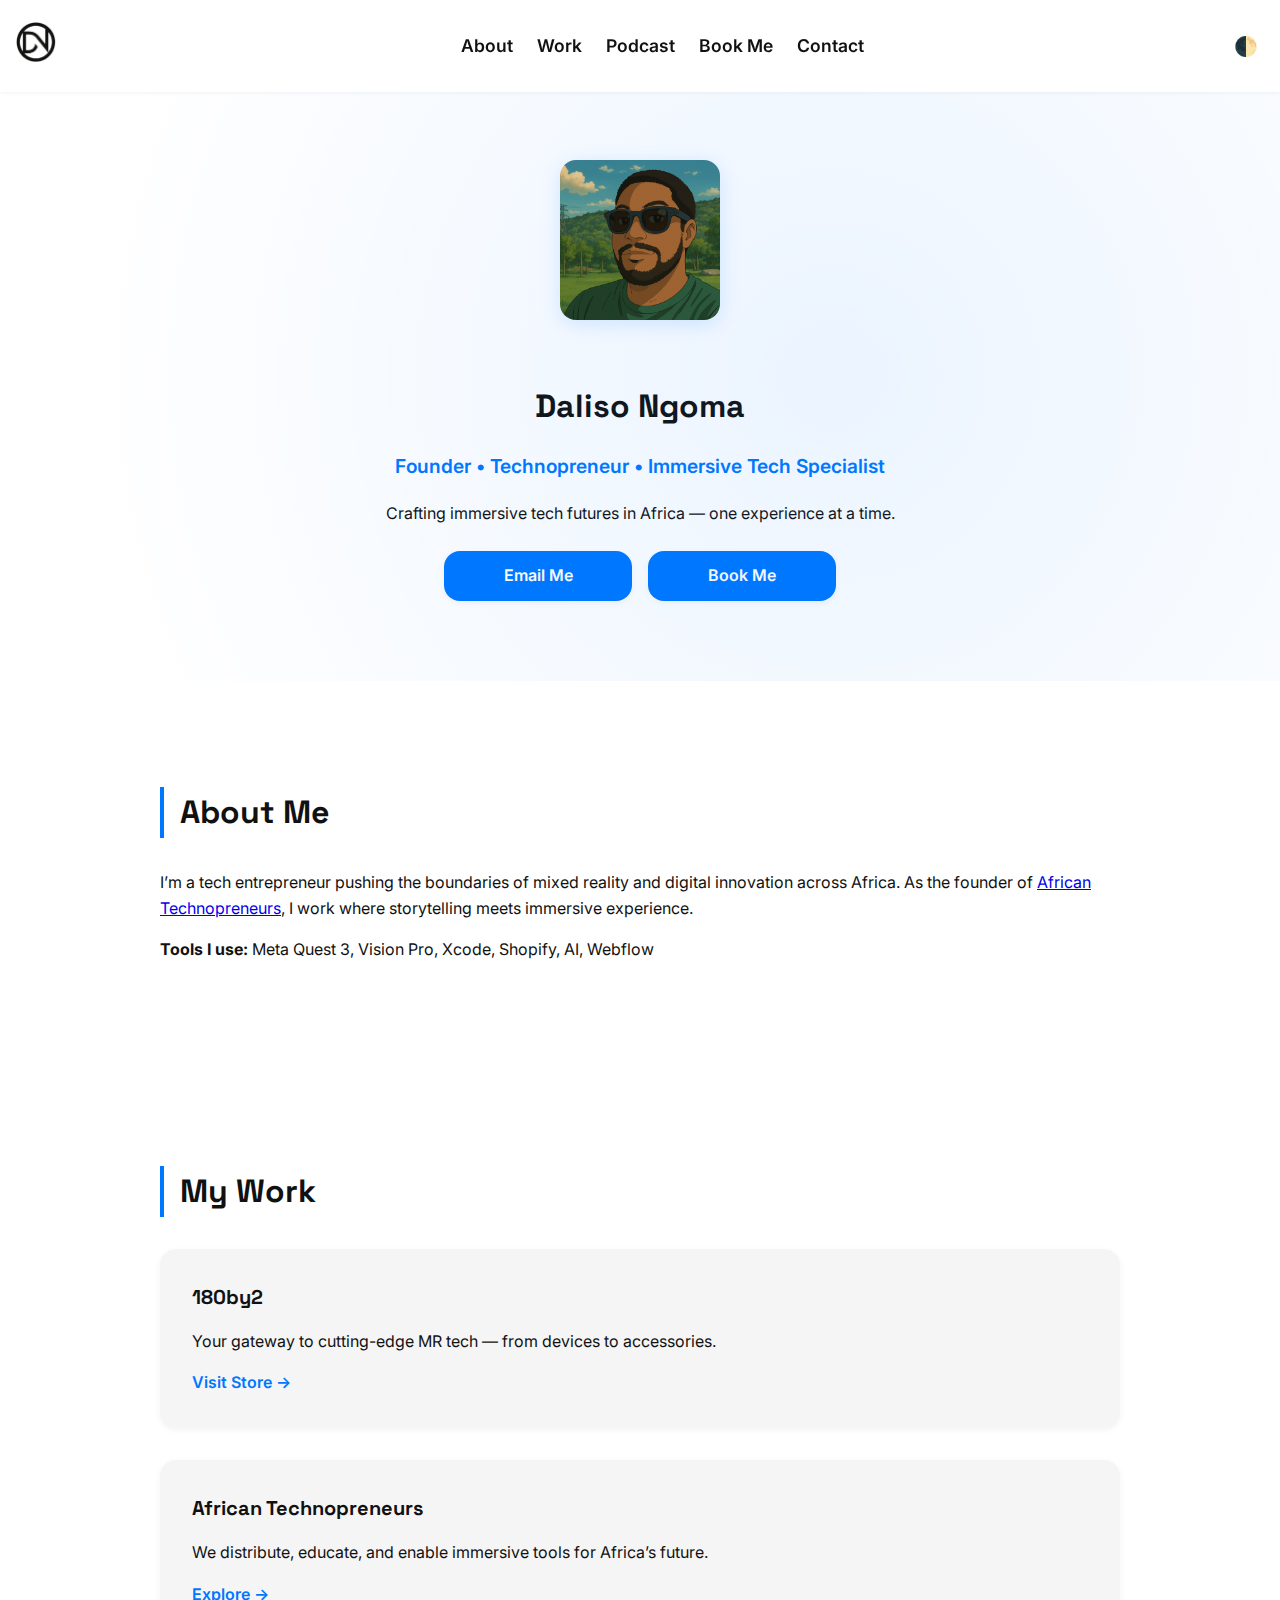
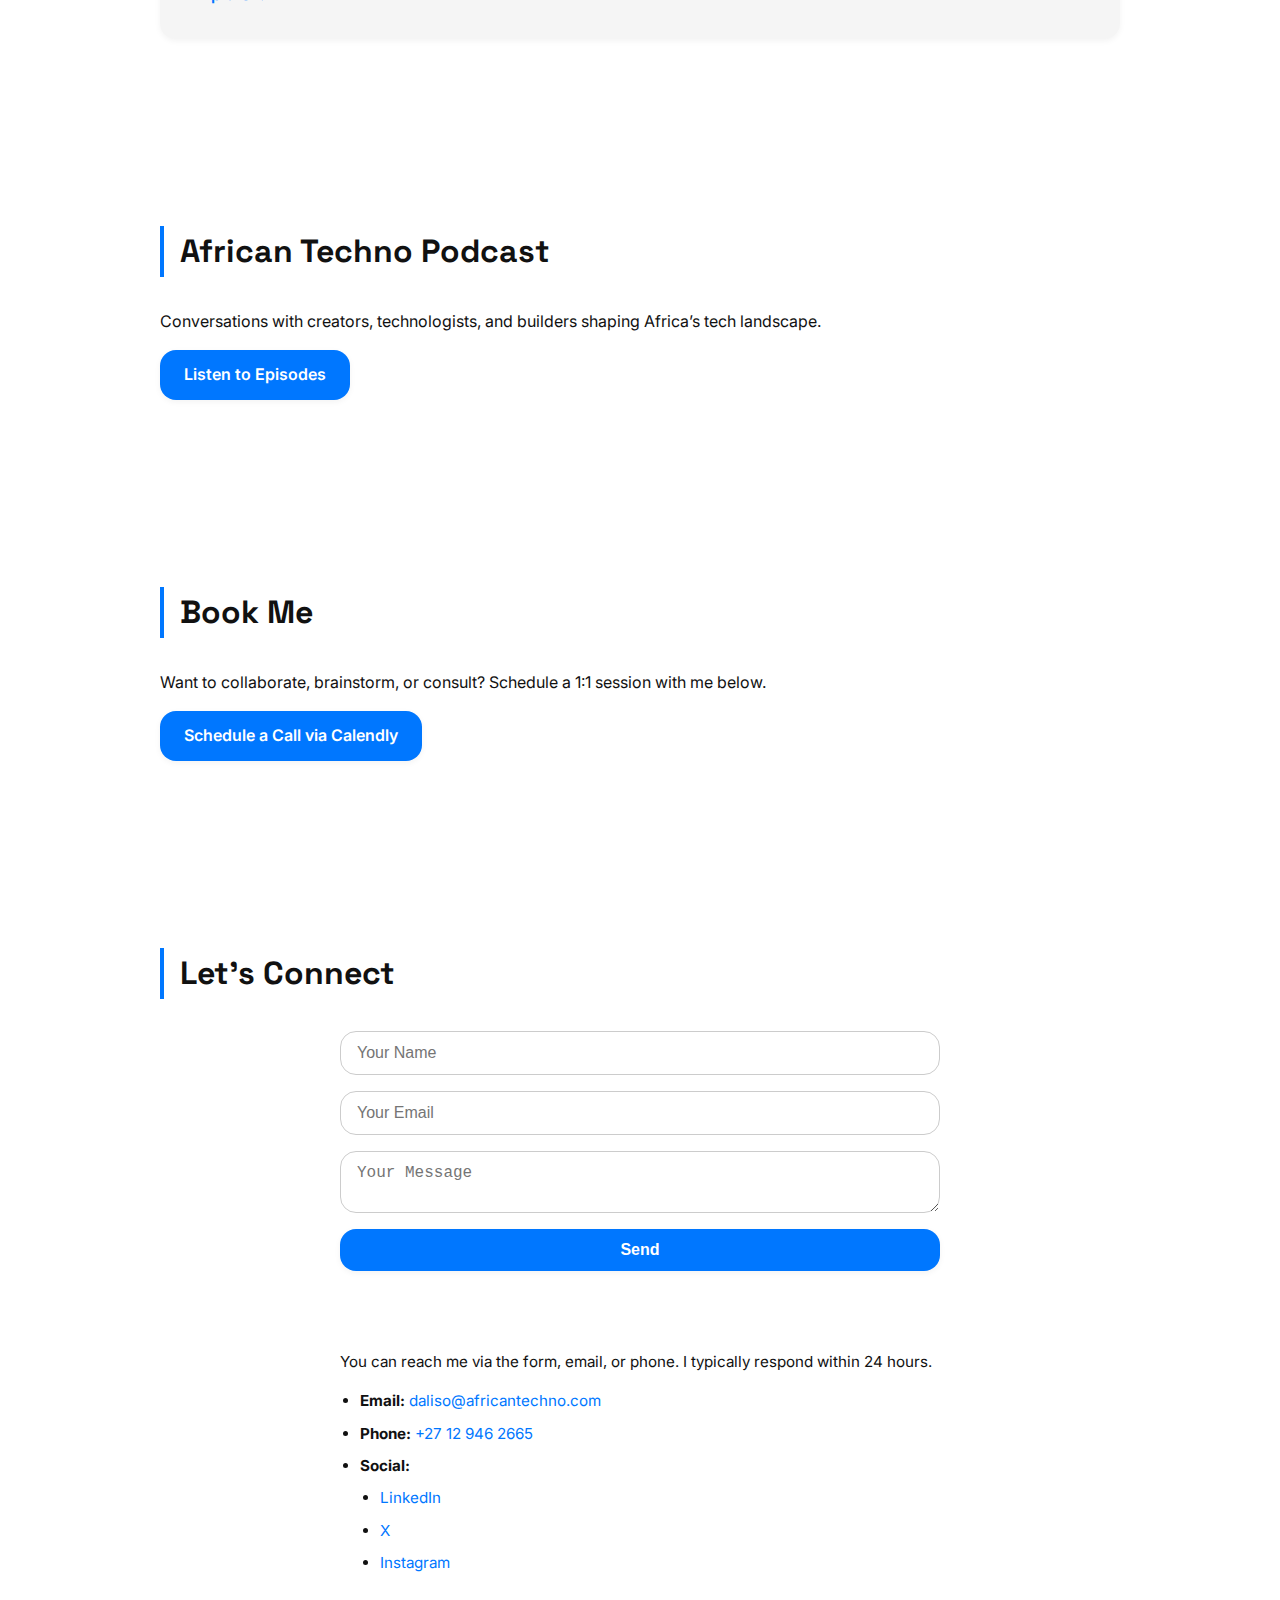
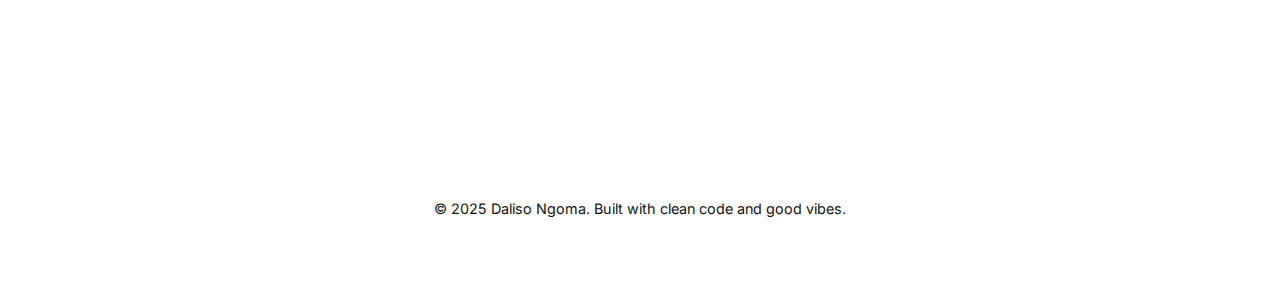
<file: index.html>
<!DOCTYPE html>
<html lang="en" data-theme="light">
<head>
  <meta charset="UTF-8" />
  <meta name="viewport" content="width=device-width, initial-scale=1.0" />
  <meta name="description" content="Daliso Ngoma is a technopreneur focused on immersive tech, education, and digital innovation across Africa." />
  <meta name="keywords" content="Daliso Ngoma, immersive tech, spatial computing, MR, African Technopreneurs, Vision Pro, Meta Quest, podcast, VR, AR, South African technopreneur" />
  <meta name="author" content="Daliso Ngoma" />
  <meta name="robots" content="index, follow" />
  <title>Daliso Ngoma</title>
  <link rel="icon" href="images/favicon.ico" type="image/x-icon" />
  <link rel="manifest" href="manifest.webmanifest" />
  <link rel="stylesheet" href="css/style.css?v=20250411" />
  <link rel="preconnect" href="https://fonts.googleapis.com" />
  <link rel="preconnect" href="https://fonts.gstatic.com" crossorigin />
  <link href="https://fonts.googleapis.com/css2?family=Inter:wght@400;600&family=Space+Grotesk:wght@500;700&display=swap" rel="stylesheet" />
  <meta property="og:title" content="Daliso Ngoma – Technopreneur & Storyteller" />
  <meta property="og:description" content="Crafting immersive tech experiences across Africa — one experience at a time." />
  <meta property="og:image" content="images/og-image.png" />
  <meta property="og:url" content="https://daliso.com/" />
  <meta property="og:type" content="website" />
  <meta name="twitter:card" content="summary_large_image" />
  <meta name="twitter:title" content="Daliso Ngoma – Technopreneur & Storyteller" />
  <meta name="twitter:description" content="Crafting immersive tech experiences across Africa — one experience at a time." />
  <meta name="twitter:image" content="images/og-image.png" />
  <link rel="canonical" href="https://daliso.com/" />
  <script defer src="js/navbar.js?v=20250411"></script>
  <script defer src="js/toggle-theme.js?v=20250411"></script>
  <script type="application/ld+json">
{
  "@context": "https://schema.org",
  "@type": "Person",
  "name": "Daliso Ngoma",
  "url": "https://daliso.com",
  "sameAs": [
    "https://x.com/djngoma",
    "https://linkedin.com/in/djngoma",
    "https://instagram.com/djngoma"
  ],
  "jobTitle": "Founder & Technopreneur",
  "worksFor": {
    "@type": "Organization",
    "name": "African Technopreneurs"
  },
  "knowsAbout": ["Mixed Reality", "Spatial Computing", "VR", "AR", "Education", "Ecommerce", "Digital Innovation"],
  "description": "Daliso Ngoma is a technopreneur leading immersive tech adoption across Africa through education, innovation, and retail.",
  "image": "https://daliso.com/images/hero.png"
}
</script>
</head>
<body>
  <header class="hero">
    <div class="container">
      <nav class="navbar">
        <div class="logo">
          <a href="#"><img id="site-logo" src="images/logo.png" alt="Daliso Logo" /></a>
        </div>
        <button class="hamburger" id="hamburger" aria-label="Toggle menu">
          <span class="bar"></span>
          <span class="bar"></span>
          <span class="bar"></span>
        </button>
        <ul class="nav-menu" id="nav-menu">
          <li><a href="#about">About</a></li>
          <li><a href="#work">Work</a></li>
          <li><a href="#podcast">Podcast</a></li>
          <li><a href="#calendar">Book Me</a></li>
          <li><a href="#contact">Contact</a></li>
        </ul>
        <button id="theme-toggle" aria-label="Toggle dark mode">🌓</button>
      </nav>
      <div class="hero-content animate-on-scroll">
        <img src="images/hero.png" alt="Daliso Ngoma" class="hero-img" style="margin-top: 2rem;" loading="lazy" />
        <h1>Daliso Ngoma</h1>
        <p class="subtitle">Founder • Technopreneur • Immersive Tech Specialist</p>
        <p class="tagline">Crafting immersive tech futures in Africa — one experience at a time.</p>
        <div class="cta-buttons">
          <a href="#contact" class="btn">Email Me</a>
          <a href="#calendar" class="btn">Book Me</a>
        </div>
      </div>
    </div>
  </header>

  <main>
    <section id="about" class="section animate-on-scroll">
      <div class="container">
        <h2>About Me</h2>
        <p>I’m a tech entrepreneur pushing the boundaries of mixed reality and digital innovation across Africa. As the founder of <a href="https://africantechno.com" target="_blank">African Technopreneurs</a>, I work where storytelling meets immersive experience.</p>
        <p><strong>Tools I use:</strong> Meta Quest 3, Vision Pro, Xcode, Shopify, AI, Webflow</p>
      </div>
    </section>

    <section id="work" class="section animate-on-scroll">
      <div class="container">
        <h2>My Work</h2>
        <div class="projects">
          <div class="project">
            <h3>180by2</h3>
            <p>Your gateway to cutting-edge MR tech — from devices to accessories.</p>
            <a href="https://180by2.co.za" target="_blank">Visit Store →</a>
          </div>
          <div class="project">
            <h3>African Technopreneurs</h3>
            <p>We distribute, educate, and enable immersive tools for Africa’s future.</p>
            <a href="https://africantechno.com" target="_blank">Explore →</a>
          </div>
        </div>
      </div>
    </section>

    <section id="podcast" class="section animate-on-scroll">
      <div class="container">
        <h2>African Techno Podcast</h2>
        <p>Conversations with creators, technologists, and builders shaping Africa’s tech landscape.</p>
        <a href="https://podcast.africantechno.com" class="btn" target="_blank">Listen to Episodes</a>
      </div>
    </section>

    <section id="calendar" class="section animate-on-scroll">
      <div class="container">
        <h2>Book Me</h2>
        <p>Want to collaborate, brainstorm, or consult? Schedule a 1:1 session with me below.</p>
        <a href="https://calendly.com/daliso" class="btn" target="_blank">Schedule a Call via Calendly</a>
      </div>
    </section>

    <section id="contact" class="section animate-on-scroll">
      <div class="container">
        <h2>Let's Connect</h2>
        <form action="https://formsubmit.co/daliso@africantechno.com" method="POST" class="contact-form">
          <input type="hidden" name="_captcha" value="false" />
          <input type="hidden" name="_next" value="https://daliso.com/thanks.html" />
          <input type="text" name="name" placeholder="Your Name" required />
          <input type="email" name="email" placeholder="Your Email" required />
          <textarea name="message" placeholder="Your Message" required></textarea>
          <button type="submit" class="btn">Send</button>
        </form>
        <div class="contact-info">
          <p>You can reach me via the form, email, or phone. I typically respond within 24 hours.</p>
          <ul>
            <li><strong>Email:</strong> <a href="mailto:daliso@africantechno.com">daliso@africantechno.com</a></li>
            <li><strong>Phone:</strong> <a href="tel:+27129462665">+27 12 946 2665</a></li>
            <li><strong>Social:</strong>
              <ul class="social-links">
                <li><a href="https://linkedin.com/in/djngoma" target="_blank">LinkedIn</a></li>
                <li><a href="https://x.com/djngoma" target="_blank">X</a></li>
                <li><a href="https://instagram.com/djngoma" target="_blank">Instagram</a></li>
              </ul>
            </li>
          </ul>
        </div>
      </div>
    </section>
  </main>

  <footer>
    <div class="container">
      <p>© 2025 Daliso Ngoma. Built with clean code and good vibes.</p>
    </div>
  </footer>
  <script defer src="js/smooth-scroll.js?v=20250411"></script>
  <script defer src="js/scroll-animate.js?v=20250411"></script>
  <script defer src="js/carousel.js?v=20250411"></script>
</body>
</html>
</file>
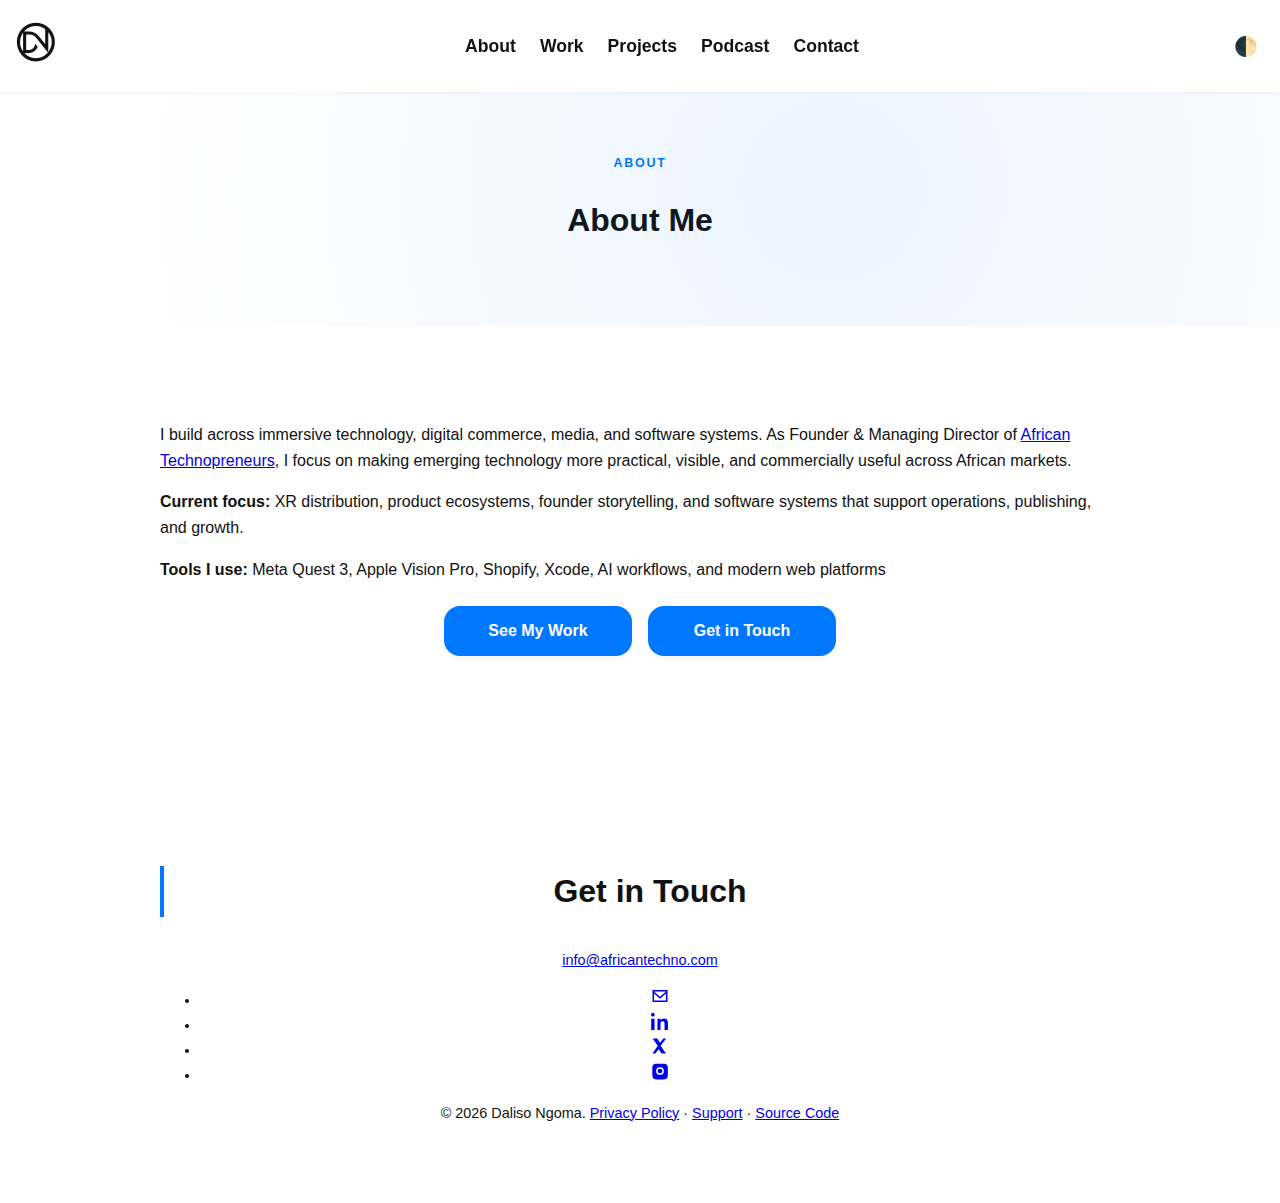
<file: about/index.html>
<!DOCTYPE html>
<html lang="en" data-theme="light">
<head>
  <meta charset="UTF-8" />
  <meta name="viewport" content="width=device-width, initial-scale=1.0" />
  <meta name="description" content="About Daliso Ngoma — founder and managing director building immersive tech, commerce, media, and software products across Africa." />
  <meta name="keywords" content="Daliso Ngoma, about, African Technopreneurs, founder, immersive tech, XR, software" />
  <meta name="author" content="Daliso Ngoma" />
  <meta name="robots" content="index, follow" />
  <meta name="base-path" content="/" />
  <meta name="theme-color" content="#0077ff" />
  <meta name="color-scheme" content="light dark" />
  <title>About | Daliso Ngoma</title>
  <link rel="icon" href="/assets/images/favicon.ico" sizes="any" />
  <link rel="icon" href="/assets/images/favicon-32x32.png" type="image/png" sizes="32x32" />
  <link rel="icon" href="/assets/images/favicon-16x16.png" type="image/png" sizes="16x16" />
  <link rel="apple-touch-icon" href="/assets/images/apple-touch-icon.png" />
  <link rel="manifest" href="/manifest.webmanifest" />
  <script>
    try {
      const savedTheme = localStorage.getItem('theme');
      if ((savedTheme || (matchMedia('(prefers-color-scheme: dark)').matches ? 'dark' : 'light')) === 'dark') {
        document.documentElement.dataset.theme = 'dark';
      }
    } catch {}
  </script>
  <link rel="preload" href="/assets/fonts/inter-400.woff2" as="font" type="font/woff2" crossorigin />
  <link rel="preload" href="/assets/fonts/space-grotesk-700.woff2" as="font" type="font/woff2" crossorigin />
  <link rel="stylesheet" href="/css/style.css?v=20260410-cachefix" />
  <link rel="stylesheet" href="/css/pages/home.css?v=20260410-cachefix" />
  <meta property="og:title" content="About | Daliso Ngoma" />
  <meta property="og:description" content="About Daliso Ngoma — founder and managing director building immersive tech, commerce, media, and software products across Africa." />
  <meta property="og:image" content="https://daliso.com/assets/images/og-image-v2.png" />
  <meta property="og:url" content="https://daliso.com/about/" />
  <meta property="og:type" content="website" />
  <meta property="og:site_name" content="Daliso Ngoma" />
  <meta property="og:image:alt" content="Daliso Ngoma site preview card" />
  <meta name="twitter:card" content="summary_large_image" />
  <meta name="twitter:title" content="About | Daliso Ngoma" />
  <meta name="twitter:description" content="About Daliso Ngoma — founder and managing director building immersive tech, commerce, media, and software products across Africa." />
  <meta name="twitter:image" content="https://daliso.com/assets/images/og-image-v2.png" />
  <meta name="twitter:image:alt" content="Daliso Ngoma site preview card" />
  <link rel="canonical" href="https://daliso.com/about/" />
  <link rel="alternate" type="application/atom+xml" title="Daliso Ngoma — Blog (Atom)" href="https://daliso.com/feed.xml" />
  <link rel="alternate" type="application/feed+json" title="Daliso Ngoma — Blog (JSON Feed)" href="https://daliso.com/feed.json" />
  <link rel="alternate" type="text/plain" title="LLM-friendly site summary" href="https://daliso.com/llms.txt" />
  <script type="module" src="/js/main.js?v=20260410-cachefix"></script>
  <script type="application/ld+json">
{
  "@context": "https://schema.org",
  "@graph": [
    {
      "@type": "AboutPage",
      "@id": "https://daliso.com/about/#webpage",
      "url": "https://daliso.com/about/",
      "name": "About | Daliso Ngoma",
      "description": "About Daliso Ngoma — founder and managing director building immersive tech, commerce, media, and software products across Africa.",
      "isPartOf": { "@id": "https://daliso.com/#website" },
      "about": { "@id": "https://daliso.com/#daliso" },
      "inLanguage": "en"
    },
    {
      "@type": "Person",
      "@id": "https://daliso.com/#daliso",
      "name": "Daliso Ngoma",
      "url": "https://daliso.com/",
      "jobTitle": "Founder & Managing Director",
      "email": "mailto:info@africantechno.com",
      "sameAs": [
        "https://x.com/djngoma",
        "https://linkedin.com/in/djngoma",
        "https://instagram.com/djngoma",
        "https://github.com/DJNgoma"
      ],
      "worksFor": { "@id": "https://africantechno.com/#org" },
      "knowsAbout": ["Mixed Reality", "Spatial Computing", "XR", "VR", "AR", "Digital Commerce", "Podcasting", "Software Products"],
      "image": "https://daliso.com/assets/images/hero-640.jpg"
    },
    {
      "@type": "Organization",
      "@id": "https://africantechno.com/#org",
      "name": "African Technopreneurs",
      "url": "https://africantechno.com",
      "founder": { "@id": "https://daliso.com/#daliso" },
      "sameAs": ["https://podcast.africantechno.com"]
    },
    {
      "@type": "BreadcrumbList",
      "itemListElement": [
        { "@type": "ListItem", "position": 1, "name": "Home", "item": "https://daliso.com/" },
        { "@type": "ListItem", "position": 2, "name": "About", "item": "https://daliso.com/about/" }
      ]
    }
  ]
}
</script>
</head>
<body>
  <a href="#main-content" class="skip-link">Skip to main content</a>
  <header class="hero">
    <div class="container">
      <nav class="navbar" aria-label="Primary">
        <div class="logo">
          <a href="/"><img id="site-logo" src="/assets/images/logo-120.webp" alt="Daliso Logo" width="40" height="40" decoding="async" /></a>
        </div>
        <button class="hamburger" id="hamburger" aria-label="Toggle menu">
          <span class="bar"></span>
          <span class="bar"></span>
          <span class="bar"></span>
        </button>
        <ul class="nav-menu" id="nav-menu">
          <li><a href="/">Home</a></li>
          <li><a href="/about/">About</a></li>
          <li><a href="/work/">Work</a></li>
          <li><a href="/projects/">Projects</a></li>
          <li><a href="/media/">Media</a></li>
          <li><a href="/blog/">Blog</a></li>
        </ul>
        <button id="theme-toggle" aria-label="Switch to dark mode" aria-pressed="false" title="Switch to dark mode">🌓</button>
      </nav>
      <div class="animate-on-scroll">
        <p class="home-eyebrow">About</p>
        <h1>About Me</h1>
      </div>
    </div>
  </header>

  <main id="main-content">
    <section class="section animate-on-scroll">
      <div class="container">
        <p>I build across immersive technology, digital commerce, media, and software systems. As Founder &amp; Managing Director of <a href="https://africantechno.com" target="_blank" rel="noopener noreferrer">African Technopreneurs</a>, I focus on making emerging technology more practical, visible, and commercially useful across African markets.</p>
        <p><strong>Current focus:</strong> XR distribution, product ecosystems, founder storytelling, and software systems that support operations, publishing, and growth.</p>
        <p><strong>Tools I use:</strong> Meta Quest 3, Apple Vision Pro, Shopify, Xcode, AI workflows, and modern web platforms</p>
        <div class="cta-buttons">
          <a href="/work/" class="btn">See My Work</a>
          <a href="mailto:info@africantechno.com" class="btn btn-outline">Get in Touch</a>
        </div>
      </div>
    </section>
  </main>

  <footer id="contact">
    <div class="container">
      <h2>Get in Touch</h2>
      <p class="footer-contact"><a href="mailto:info@africantechno.com">info@africantechno.com</a></p>
      <ul class="social-links">
        <li><a href="mailto:info@africantechno.com" aria-label="Email"><svg width="18" height="18" fill="currentColor" viewBox="0 0 24 24" aria-hidden="true"><path d="M2 4h20v16H2V4zm2 2v.01L12 13l8-6.99V6H4zm0 2.83V18h16V8.83l-8 7-8-7z"/></svg></a></li>
        <li><a href="https://linkedin.com/in/djngoma" target="_blank" rel="noopener noreferrer" aria-label="LinkedIn"><svg width="18" height="18" fill="currentColor" viewBox="0 0 24 24" aria-hidden="true"><path d="M4.98 3.5C4.98 4.88 3.87 6 2.5 6S0 4.88 0 3.5 1.12 1 2.5 1 4.98 2.12 4.98 3.5zM.24 8.98h4.51V24H.24zM8.6 8.98h4.31v2.05h.06c.6-1.14 2.06-2.35 4.24-2.35 4.54 0 5.38 2.99 5.38 6.87V24h-4.51v-7.56c0-1.8-.03-4.12-2.51-4.12-2.51 0-2.9 1.96-2.9 3.98V24H8.6z"/></svg></a></li>
        <li><a href="https://x.com/djngoma" target="_blank" rel="noopener noreferrer" aria-label="X"><svg width="18" height="18" fill="currentColor" viewBox="0 0 24 24" aria-hidden="true"><path d="M20.146 2H16.36l-4.28 5.62-3.66-5.62H2.22l6.73 9.63L2 22h3.787l4.356-5.72L14 22h5.908l-7.08-10.21z"/></svg></a></li>
        <li><a href="https://instagram.com/djngoma" target="_blank" rel="noopener noreferrer" aria-label="Instagram"><svg width="18" height="18" fill="currentColor" viewBox="0 0 24 24" aria-hidden="true"><path d="M12 2.2c3.2 0 3.584.012 4.85.07 1.17.056 1.97.24 2.43.402a4.92 4.92 0 011.77 1.025c.47.47.843 1.1 1.025 1.77.162.46.346 1.26.402 2.43.058 1.267.07 1.65.07 4.85s-.012 3.584-.07 4.85c-.056 1.17-.24 1.97-.402 2.43a4.92 4.92 0 01-1.025 1.77 4.92 4.92 0 01-1.77 1.025c-.46.162-1.26.346-2.43.402-1.267.058-1.65.07-4.85.07s-3.584-.012-4.85-.07c-1.17-.056-1.97-.24-2.43-.402a4.92 4.92 0 01-1.77-1.025A4.92 4.92 0 012.2 19.65c-.162-.46-.346-1.26-.402-2.43C1.74 15.954 1.728 15.57 1.728 12.37s.012-3.584.07-4.85c.056-1.17.24-1.97.402-2.43a4.92 4.92 0 011.025-1.77A4.92 4.92 0 015.32 2.672c.46-.162 1.26-.346 2.43-.402C8.416 2.212 8.8 2.2 12 2.2zM12 6.838a5.162 5.162 0 100 10.324 5.162 5.162 0 000-10.324zm0 8.324a3.162 3.162 0 110-6.324 3.162 3.162 0 010 6.324zm6.406-8.826a1.2 1.2 0 11-2.4 0 1.2 1.2 0 012.4 0z"/></svg></a></li>
      </ul>
      <p class="footer-copy">© 2026 Daliso Ngoma. <a href="/privacy/">Privacy Policy</a> · <a href="/support/">Support</a> · <a href="https://github.com/DJNgoma/daliso-website" target="_blank" rel="noopener noreferrer">Source Code</a></p>
    </div>
  </footer>
</body>
</html>
</file>
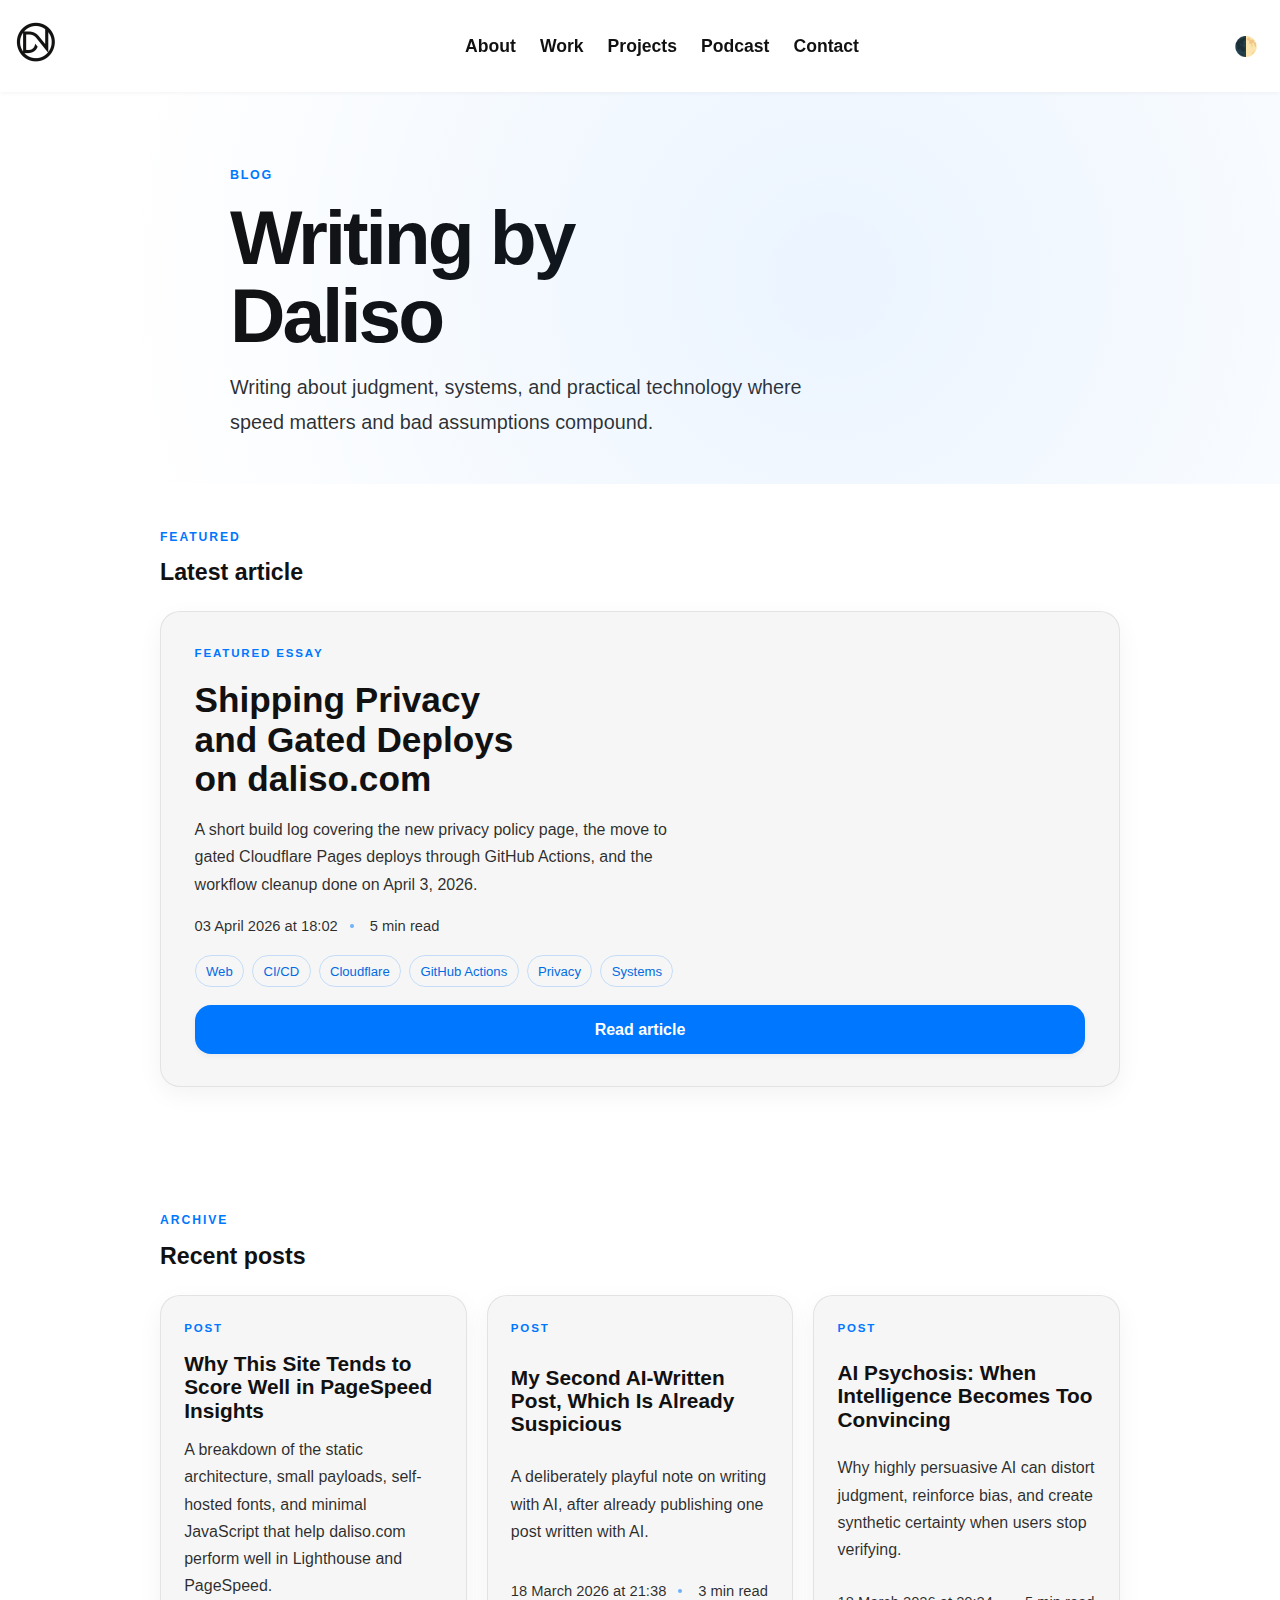
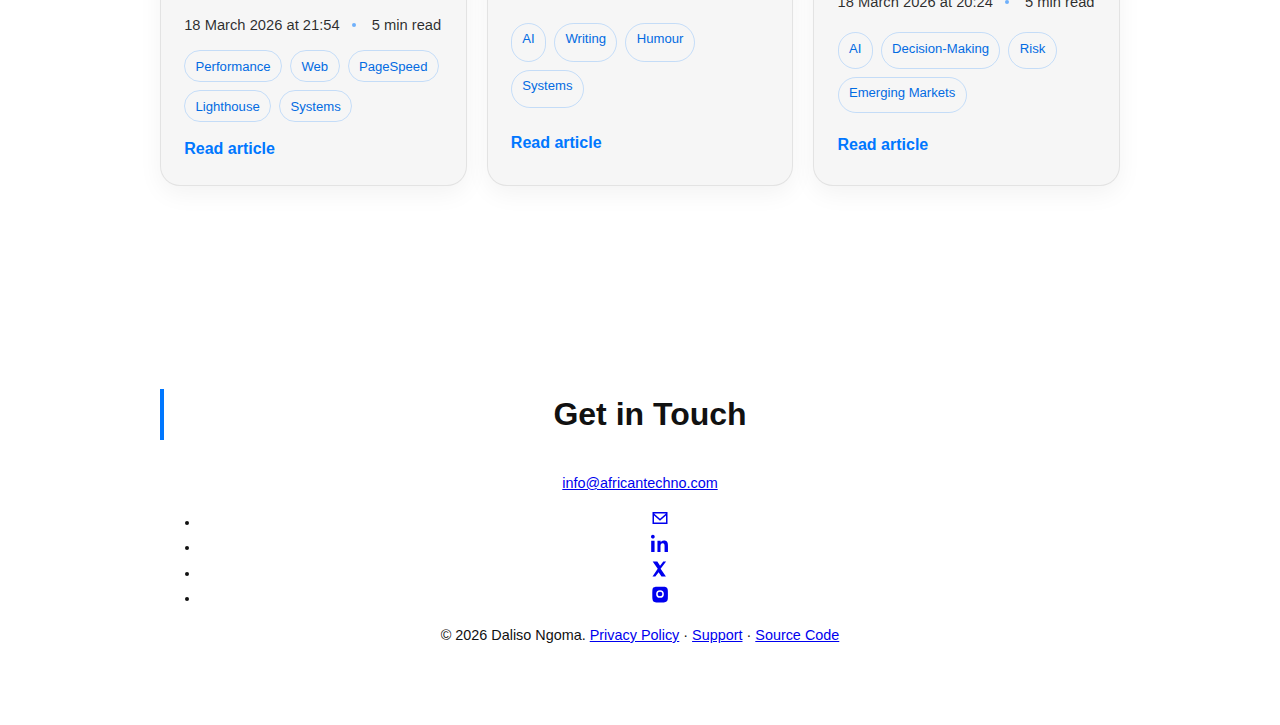
<file: blog/index.html>
<!DOCTYPE html>
<html lang="en" data-theme="light">
<head>
  <meta charset="UTF-8" />
  <meta name="viewport" content="width=device-width, initial-scale=1.0" />
  <meta name="description" content="Thoughts on immersive tech, product building, AI, and the African tech ecosystem." />
  <meta name="author" content="Daliso Ngoma" />
  <meta name="robots" content="index, follow" />
  <meta name="base-path" content="/" />
  <meta name="theme-color" content="#0077ff" />
  <meta name="color-scheme" content="light dark" />
  <meta name="last-modified" content="2026-04-03T18:02:00+02:00" />
  <title>Blog | Daliso Ngoma</title>
  <link rel="icon" href="/assets/images/favicon.ico" sizes="any" />
  <link rel="icon" href="/assets/images/favicon-32x32.png" type="image/png" sizes="32x32" />
  <link rel="icon" href="/assets/images/favicon-16x16.png" type="image/png" sizes="16x16" />
  <link rel="apple-touch-icon" href="/assets/images/apple-touch-icon.png" />
  <link rel="manifest" href="/manifest.webmanifest" />
  <script>
    try {
      const savedTheme = localStorage.getItem('theme');
      if ((savedTheme || (matchMedia('(prefers-color-scheme: dark)').matches ? 'dark' : 'light')) === 'dark') {
        document.documentElement.dataset.theme = 'dark';
      }
    } catch {}
  </script>
  <link rel="preload" href="/assets/fonts/inter-400.woff2" as="font" type="font/woff2" crossorigin />
  <link rel="preload" href="/assets/fonts/inter-600.woff2" as="font" type="font/woff2" crossorigin />
  <link rel="preload" href="/assets/fonts/space-grotesk-700.woff2" as="font" type="font/woff2" crossorigin />
  <link rel="stylesheet" href="/css/style.css?v=20260403-perf" />
  <link rel="stylesheet" href="/css/pages/blog.css?v=20260403-perf" />
  <meta property="og:title" content="Blog | Daliso Ngoma" />
  <meta property="og:description" content="Thoughts on immersive tech, product building, AI, and the African tech ecosystem." />
  <meta property="og:image" content="https://daliso.com/assets/images/og-image.png" />
  <meta property="og:url" content="https://daliso.com/blog/" />
  <meta property="og:type" content="website" />
  <meta property="og:site_name" content="Daliso Ngoma" />
  <meta property="og:image:alt" content="Daliso Ngoma page preview card" />
  <meta name="twitter:card" content="summary_large_image" />
  <meta name="twitter:title" content="Blog | Daliso Ngoma" />
  <meta name="twitter:description" content="Thoughts on immersive tech, product building, AI, and the African tech ecosystem." />
  <meta name="twitter:image" content="https://daliso.com/assets/images/og-image.png" />
  <meta name="twitter:image:alt" content="Daliso Ngoma page preview card" />
  <link rel="canonical" href="https://daliso.com/blog/" />
  <script type="module" src="/js/main.js?v=20260403-perf"></script>
</head>
<body>
  <a href="#main-content" class="skip-link">Skip to main content</a>
  <header class="hero">
    <div class="container">
      
      <nav class="navbar" aria-label="Primary">
        <div class="logo">
          <a href="/"><img id="site-logo" src="/assets/images/logo-120.webp" alt="Daliso Logo" width="40" height="40" decoding="async" /></a>
        </div>
        <button class="hamburger" id="hamburger" aria-label="Toggle menu">
          <span class="bar"></span>
          <span class="bar"></span>
          <span class="bar"></span>
        </button>
        <ul class="nav-menu" id="nav-menu">
          <li><a href="/">Home</a></li>
          <li><a href="/#about">About</a></li>
          <li><a href="/#work">Work</a></li>
          <li><a href="/projects/">Projects</a></li>
          <li><a href="/media/">Media</a></li>
          <li><a href="/blog/">Blog</a></li>
        </ul>
        <button id="theme-toggle" aria-label="Switch to dark mode" aria-pressed="false" title="Switch to dark mode">🌓</button>
      </nav>
  
      
        <div class="blog-page-hero animate-on-scroll">
          <p class="blog-eyebrow">Blog</p>
          <h1>Writing by Daliso</h1>
          <h2>Writing about judgment, systems, and practical technology where speed matters and bad assumptions compound.</h2>
        </div>
  
    </div>
  </header>

  <main id="main-content">
    
    <section class="section blog-section animate-on-scroll">
      <div class="container">
        <div class="blog-section-header">
          <p class="blog-section-label">Featured</p>
          <h2>Latest article</h2>
        </div>
        
        <article class="blog-card blog-featured-card">
          <p class="blog-card-kicker">Featured essay</p>
          <h3><a href="/blog/shipping-privacy-and-gated-deploys-on-daliso-com/">Shipping Privacy and Gated Deploys on daliso.com</a></h3>
          <p class="blog-card-description">A short build log covering the new privacy policy page, the move to gated Cloudflare Pages deploys through GitHub Actions, and the workflow cleanup done on April 3, 2026.</p>
          <div class="blog-meta-list" aria-label="Featured article metadata">
            <span><time datetime="2026-04-03T18:02:00+02:00">03 April 2026 at 18:02</time></span>
            <span>5 min read</span>
          </div>
          
          <ul class="blog-tag-list" aria-label="Tags">
            <li class="blog-tag">Web</li><li class="blog-tag">CI/CD</li><li class="blog-tag">Cloudflare</li><li class="blog-tag">GitHub Actions</li><li class="blog-tag">Privacy</li><li class="blog-tag">Systems</li>
          </ul>
  
          <a class="btn" href="/blog/shipping-privacy-and-gated-deploys-on-daliso-com/">Read article</a>
        </article>
  
      </div>
    </section>
    <section class="section blog-section animate-on-scroll">
      <div class="container">
        <div class="blog-section-header">
          <p class="blog-section-label">Archive</p>
          <h2>Recent posts</h2>
        </div>
        <div class="blog-post-grid">
          <article class="blog-card blog-post-card">
            <p class="blog-card-kicker">Post</p>
            <h3><a href="/blog/why-this-site-tends-to-score-well-in-pagespeed-insights/">Why This Site Tends to Score Well in PageSpeed Insights</a></h3>
            <p class="blog-card-description">A breakdown of the static architecture, small payloads, self-hosted fonts, and minimal JavaScript that help daliso.com perform well in Lighthouse and PageSpeed.</p>
            <div class="blog-meta-list" aria-label="Post metadata">
              <span><time datetime="2026-03-18T21:54:40+02:00">18 March 2026 at 21:54</time></span>
              <span>5 min read</span>
            </div>
            
          <ul class="blog-tag-list" aria-label="Tags">
            <li class="blog-tag">Performance</li><li class="blog-tag">Web</li><li class="blog-tag">PageSpeed</li><li class="blog-tag">Lighthouse</li><li class="blog-tag">Systems</li>
          </ul>
  
            <a class="blog-inline-link" href="/blog/why-this-site-tends-to-score-well-in-pagespeed-insights/">Read article</a>
          </article>
  
          <article class="blog-card blog-post-card">
            <p class="blog-card-kicker">Post</p>
            <h3><a href="/blog/my-second-ai-written-post-which-is-already-suspicious/">My Second AI-Written Post, Which Is Already Suspicious</a></h3>
            <p class="blog-card-description">A deliberately playful note on writing with AI, after already publishing one post written with AI.</p>
            <div class="blog-meta-list" aria-label="Post metadata">
              <span><time datetime="2026-03-18T21:38:42+02:00">18 March 2026 at 21:38</time></span>
              <span>3 min read</span>
            </div>
            
          <ul class="blog-tag-list" aria-label="Tags">
            <li class="blog-tag">AI</li><li class="blog-tag">Writing</li><li class="blog-tag">Humour</li><li class="blog-tag">Systems</li>
          </ul>
  
            <a class="blog-inline-link" href="/blog/my-second-ai-written-post-which-is-already-suspicious/">Read article</a>
          </article>
  
          <article class="blog-card blog-post-card">
            <p class="blog-card-kicker">Post</p>
            <h3><a href="/blog/ai-psychosis-and-synthetic-confidence/">AI Psychosis: When Intelligence Becomes Too Convincing</a></h3>
            <p class="blog-card-description">Why highly persuasive AI can distort judgment, reinforce bias, and create synthetic certainty when users stop verifying.</p>
            <div class="blog-meta-list" aria-label="Post metadata">
              <span><time datetime="2026-03-18T20:24:23+02:00">18 March 2026 at 20:24</time></span>
              <span>5 min read</span>
            </div>
            
          <ul class="blog-tag-list" aria-label="Tags">
            <li class="blog-tag">AI</li><li class="blog-tag">Decision-Making</li><li class="blog-tag">Risk</li><li class="blog-tag">Emerging Markets</li>
          </ul>
  
            <a class="blog-inline-link" href="/blog/ai-psychosis-and-synthetic-confidence/">Read article</a>
          </article>
  </div>
      </div>
    </section>
  
  </main>

  
  <footer>
    <div class="container">
      <h2>Get in Touch</h2>
      <p class="footer-contact"><a href="mailto:info@africantechno.com">info@africantechno.com</a></p>
      <ul class="social-links">
        <li><a href="mailto:info@africantechno.com" aria-label="Email"><svg width="18" height="18" fill="currentColor" viewBox="0 0 24 24" aria-hidden="true"><path d="M2 4h20v16H2V4zm2 2v.01L12 13l8-6.99V6H4zm0 2.83V18h16V8.83l-8 7-8-7z"/></svg></a></li>
        <li><a href="https://linkedin.com/in/djngoma" target="_blank" rel="noopener noreferrer" aria-label="LinkedIn"><svg width="18" height="18" fill="currentColor" viewBox="0 0 24 24" aria-hidden="true"><path d="M4.98 3.5C4.98 4.88 3.87 6 2.5 6S0 4.88 0 3.5 1.12 1 2.5 1 4.98 2.12 4.98 3.5zM.24 8.98h4.51V24H.24zM8.6 8.98h4.31v2.05h.06c.6-1.14 2.06-2.35 4.24-2.35 4.54 0 5.38 2.99 5.38 6.87V24h-4.51v-7.56c0-1.8-.03-4.12-2.51-4.12-2.51 0-2.9 1.96-2.9 3.98V24H8.6z"/></svg></a></li>
        <li><a href="https://x.com/djngoma" target="_blank" rel="noopener noreferrer" aria-label="X"><svg width="18" height="18" fill="currentColor" viewBox="0 0 24 24" aria-hidden="true"><path d="M20.146 2H16.36l-4.28 5.62-3.66-5.62H2.22l6.73 9.63L2 22h3.787l4.356-5.72L14 22h5.908l-7.08-10.21z"/></svg></a></li>
        <li><a href="https://instagram.com/djngoma" target="_blank" rel="noopener noreferrer" aria-label="Instagram"><svg width="18" height="18" fill="currentColor" viewBox="0 0 24 24" aria-hidden="true"><path d="M12 2.2c3.2 0 3.584.012 4.85.07 1.17.056 1.97.24 2.43.402a4.92 4.92 0 011.77 1.025c.47.47.843 1.1 1.025 1.77.162.46.346 1.26.402 2.43.058 1.267.07 1.65.07 4.85s-.012 3.584-.07 4.85c-.056 1.17-.24 1.97-.402 2.43a4.92 4.92 0 01-1.025 1.77 4.92 4.92 0 01-1.77 1.025c-.46.162-1.26.346-2.43.402-1.267.058-1.65.07-4.85.07s-3.584-.012-4.85-.07c-1.17-.056-1.97-.24-2.43-.402a4.92 4.92 0 01-1.77-1.025A4.92 4.92 0 012.2 19.65c-.162-.46-.346-1.26-.402-2.43C1.74 15.954 1.728 15.57 1.728 12.37s.012-3.584.07-4.85c.056-1.17.24-1.97.402-2.43a4.92 4.92 0 011.025-1.77A4.92 4.92 0 015.32 2.672c.46-.162 1.26-.346 2.43-.402C8.416 2.212 8.8 2.2 12 2.2zM12 6.838a5.162 5.162 0 100 10.324 5.162 5.162 0 000-10.324zm0 8.324a3.162 3.162 0 110-6.324 3.162 3.162 0 010 6.324zm6.406-8.826a1.2 1.2 0 11-2.4 0 1.2 1.2 0 012.4 0z"/></svg></a></li>
      </ul>
      <p class="footer-copy">© 2026 Daliso Ngoma. <a href="/privacy/">Privacy Policy</a> · <a href="/support/">Support</a> · <a href="https://github.com/DJNgoma/daliso-website" target="_blank" rel="noopener noreferrer">Source Code</a></p>
    </div>
  </footer>
  
</body>
</html>
</file>
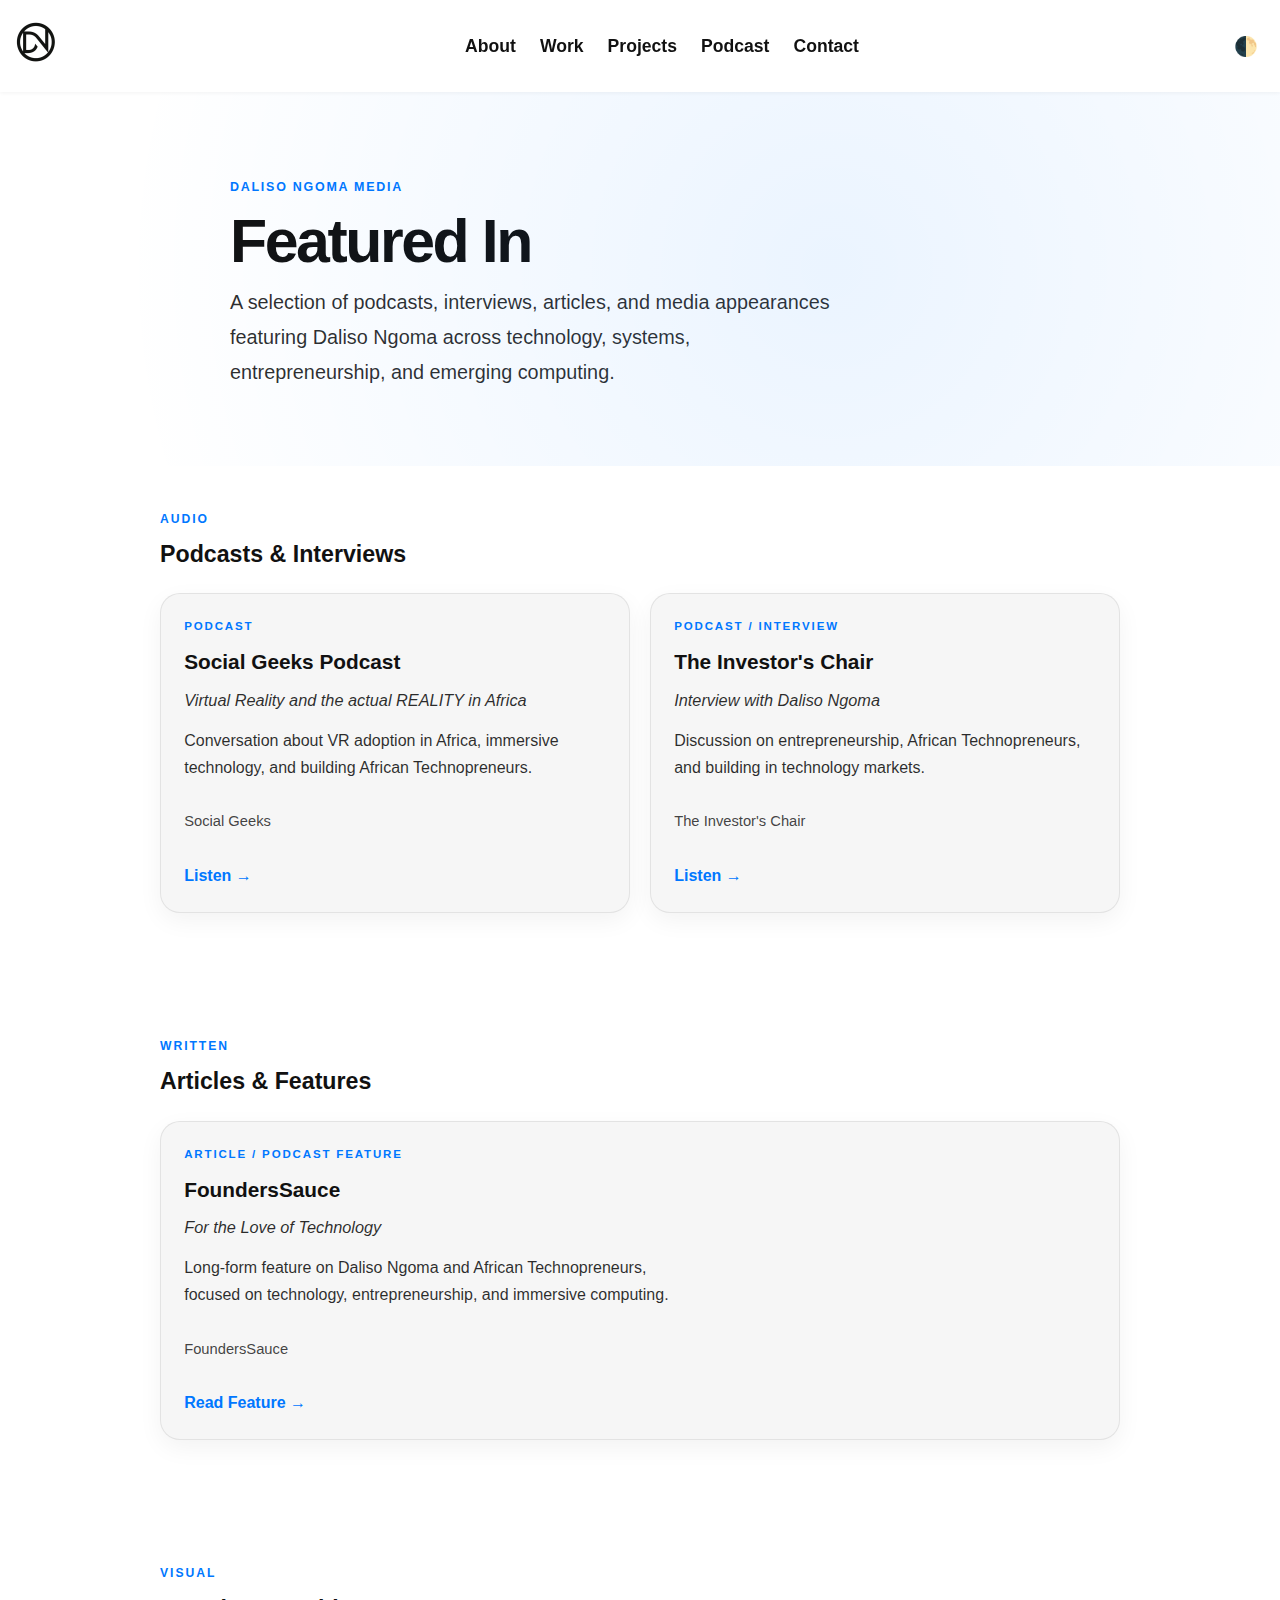
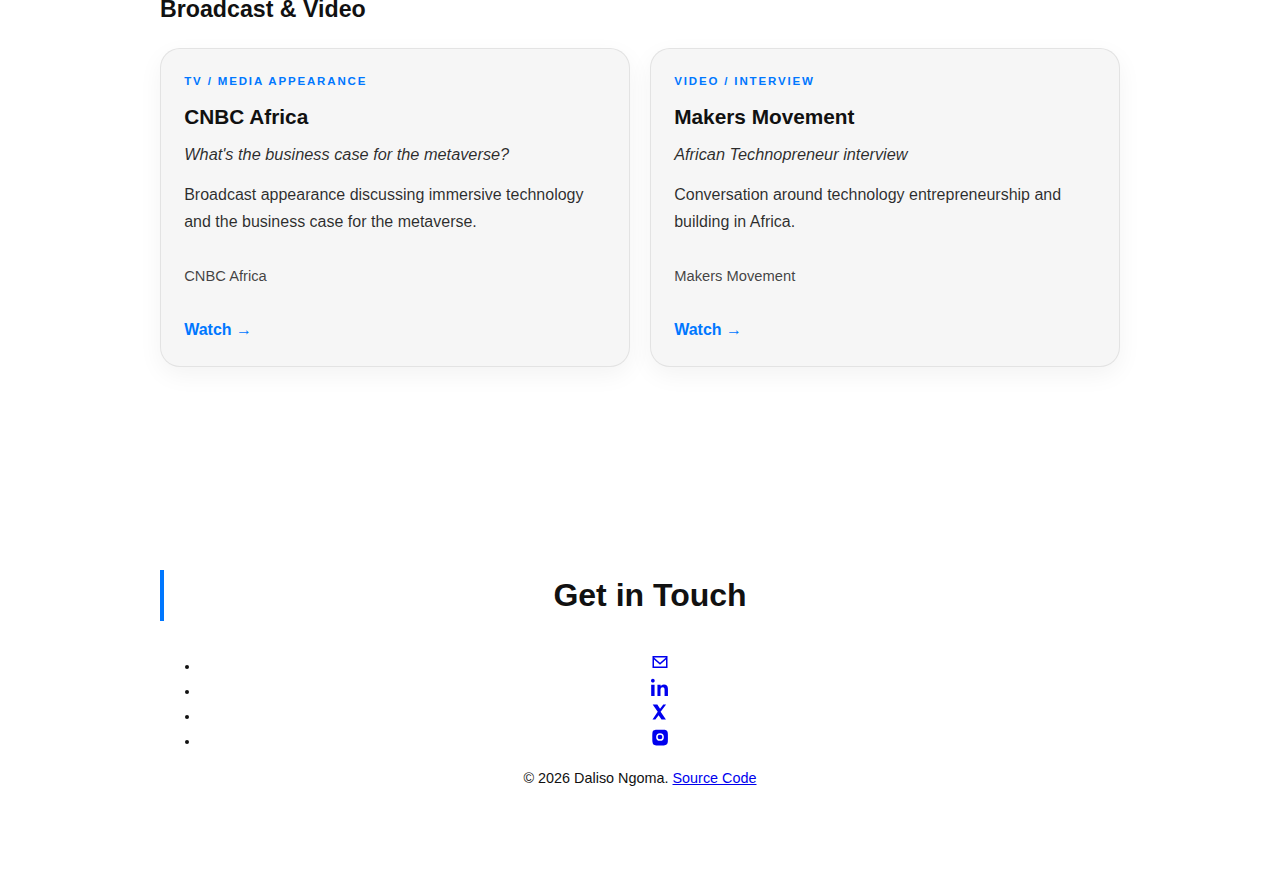
<file: media/index.html>
<!DOCTYPE html>
<html lang="en" data-theme="light">
<head>
  <meta charset="UTF-8" />
  <meta name="viewport" content="width=device-width, initial-scale=1.0" />
  <meta
    name="description"
    content="Podcasts, interviews, articles, and media appearances featuring Daliso Ngoma across technology, systems, entrepreneurship, and emerging computing."
  />
  <meta
    name="keywords"
    content="Daliso Ngoma podcast, Daliso Ngoma interview, Daliso Ngoma media, African Technopreneurs founder, VR Africa, metaverse business"
  />
  <meta name="author" content="Daliso Ngoma" />
  <meta name="robots" content="index, follow" />
  <meta name="base-path" content="/" />
  <meta name="theme-color" content="#0077ff" />
  <title>Media | Daliso Ngoma</title>
  <link rel="icon" href="/assets/images/favicon.ico" type="image/x-icon" />
  <link rel="manifest" href="/manifest.webmanifest" />
  <link rel="preload" href="/assets/fonts/inter-400.woff2" as="font" type="font/woff2" crossorigin />
  <link rel="preload" href="/assets/fonts/space-grotesk-700.woff2" as="font" type="font/woff2" crossorigin />
  <link rel="stylesheet" href="/css/style.css?v=20260319" />
  <link rel="stylesheet" href="/css/pages/media.css?v=20260319" />
  <meta property="og:title" content="Media | Daliso Ngoma" />
  <meta
    property="og:description"
    content="Podcasts, interviews, articles, and media appearances featuring Daliso Ngoma."
  />
  <meta property="og:image" content="https://daliso.com/assets/images/og-image.png" />
  <meta property="og:url" content="https://daliso.com/media/" />
  <meta property="og:type" content="website" />
  <meta name="twitter:card" content="summary_large_image" />
  <meta name="twitter:title" content="Media | Daliso Ngoma" />
  <meta
    name="twitter:description"
    content="Podcasts, interviews, articles, and media appearances featuring Daliso Ngoma."
  />
  <meta name="twitter:image" content="https://daliso.com/assets/images/og-image.png" />
  <link rel="canonical" href="https://daliso.com/media/" />
  <script type="module" src="/js/main.js?v=20260319"></script>
</head>
<body>
  <a href="#main-content" class="skip-link">Skip to main content</a>
  <header class="hero">
    <div class="container">
      <nav class="navbar">
        <div class="logo">
          <a href="/"><img id="site-logo" src="/assets/images/logo-160.png" alt="Daliso Logo" width="40" height="40" decoding="async" /></a>
        </div>
        <button class="hamburger" id="hamburger" aria-label="Toggle menu">
          <span class="bar"></span>
          <span class="bar"></span>
          <span class="bar"></span>
        </button>
        <ul class="nav-menu" id="nav-menu">
          <li><a href="/">Home</a></li>
          <li><a href="/#about">About</a></li>
          <li><a href="/#work">Work</a></li>
          <li><a href="/projects/">Projects</a></li>
          <li><a href="/media/">Media</a></li>
          <li><a href="/blog/">Blog</a></li>
        </ul>
        <button id="theme-toggle" aria-label="Toggle dark mode">&#x1F313;</button>
      </nav>

      <div class="media-hero animate-on-scroll">
        <p class="media-eyebrow">Daliso Ngoma Media</p>
        <h1>Featured In</h1>
        <p>A selection of podcasts, interviews, articles, and media appearances featuring Daliso Ngoma across technology, systems, entrepreneurship, and emerging computing.</p>
      </div>
    </div>
  </header>

  <main id="main-content">
    <section class="section media-section animate-on-scroll">
      <div class="container">
        <div class="media-section-header">
          <p class="media-section-label">Audio</p>
          <h2>Podcasts &amp; Interviews</h2>
        </div>
        <div class="media-grid">

          <article class="media-card">
            <p class="media-card-type">Podcast</p>
            <h3>Social Geeks Podcast</h3>
            <p class="media-card-subtitle">Virtual Reality and the actual REALITY in Africa</p>
            <p class="media-card-summary">Conversation about VR adoption in Africa, immersive technology, and building African Technopreneurs.</p>
            <p class="media-card-publisher">Social Geeks</p>
            <!-- TODO: add URL -->
            <a class="media-card-link" href="#" target="_blank" rel="noopener noreferrer">Listen &rarr;</a>
          </article>

          <article class="media-card">
            <p class="media-card-type">Podcast / Interview</p>
            <h3>The Investor's Chair</h3>
            <p class="media-card-subtitle">Interview with Daliso Ngoma</p>
            <p class="media-card-summary">Discussion on entrepreneurship, African Technopreneurs, and building in technology markets.</p>
            <p class="media-card-publisher">The Investor's Chair</p>
            <!-- TODO: add URL -->
            <a class="media-card-link" href="#" target="_blank" rel="noopener noreferrer">Listen &rarr;</a>
          </article>

        </div>
      </div>
    </section>

    <section class="section media-section animate-on-scroll">
      <div class="container">
        <div class="media-section-header">
          <p class="media-section-label">Written</p>
          <h2>Articles &amp; Features</h2>
        </div>
        <div class="media-grid">

          <article class="media-card">
            <p class="media-card-type">Article / Podcast Feature</p>
            <h3>FoundersSauce</h3>
            <p class="media-card-subtitle">For the Love of Technology</p>
            <p class="media-card-summary">Long-form feature on Daliso Ngoma and African Technopreneurs, focused on technology, entrepreneurship, and immersive computing.</p>
            <p class="media-card-publisher">FoundersSauce</p>
            <!-- TODO: add URL -->
            <a class="media-card-link" href="#" target="_blank" rel="noopener noreferrer">Read Feature &rarr;</a>
          </article>

        </div>
      </div>
    </section>

    <section class="section media-section animate-on-scroll">
      <div class="container">
        <div class="media-section-header">
          <p class="media-section-label">Visual</p>
          <h2>Broadcast &amp; Video</h2>
        </div>
        <div class="media-grid">

          <article class="media-card">
            <p class="media-card-type">TV / Media Appearance</p>
            <h3>CNBC Africa</h3>
            <p class="media-card-subtitle">What's the business case for the metaverse?</p>
            <p class="media-card-summary">Broadcast appearance discussing immersive technology and the business case for the metaverse.</p>
            <p class="media-card-publisher">CNBC Africa</p>
            <!-- TODO: add URL -->
            <a class="media-card-link" href="#" target="_blank" rel="noopener noreferrer">Watch &rarr;</a>
          </article>

          <article class="media-card">
            <p class="media-card-type">Video / Interview</p>
            <h3>Makers Movement</h3>
            <p class="media-card-subtitle">African Technopreneur interview</p>
            <p class="media-card-summary">Conversation around technology entrepreneurship and building in Africa.</p>
            <p class="media-card-publisher">Makers Movement</p>
            <!-- TODO: add URL -->
            <a class="media-card-link" href="#" target="_blank" rel="noopener noreferrer">Watch &rarr;</a>
          </article>

        </div>
      </div>
    </section>
  </main>

  <footer>
    <div class="container">
      <h2>Get in Touch</h2>
      <ul class="social-links">
        <li><a href="mailto:info@africantechno.com" aria-label="Email"><svg width="18" height="18" fill="currentColor" viewBox="0 0 24 24" aria-hidden="true"><path d="M2 4h20v16H2V4zm2 2v.01L12 13l8-6.99V6H4zm0 2.83V18h16V8.83l-8 7-8-7z"/></svg></a></li>
        <li><a href="https://linkedin.com/in/djngoma" target="_blank" rel="noopener noreferrer" aria-label="LinkedIn"><svg width="18" height="18" fill="currentColor" viewBox="0 0 24 24" aria-hidden="true"><path d="M4.98 3.5C4.98 4.88 3.87 6 2.5 6S0 4.88 0 3.5 1.12 1 2.5 1 4.98 2.12 4.98 3.5zM.24 8.98h4.51V24H.24zM8.6 8.98h4.31v2.05h.06c.6-1.14 2.06-2.35 4.24-2.35 4.54 0 5.38 2.99 5.38 6.87V24h-4.51v-7.56c0-1.8-.03-4.12-2.51-4.12-2.51 0-2.9 1.96-2.9 3.98V24H8.6z"/></svg></a></li>
        <li><a href="https://x.com/djngoma" target="_blank" rel="noopener noreferrer" aria-label="X"><svg width="18" height="18" fill="currentColor" viewBox="0 0 24 24" aria-hidden="true"><path d="M20.146 2H16.36l-4.28 5.62-3.66-5.62H2.22l6.73 9.63L2 22h3.787l4.356-5.72L14 22h5.908l-7.08-10.21z"/></svg></a></li>
        <li><a href="https://instagram.com/djngoma" target="_blank" rel="noopener noreferrer" aria-label="Instagram"><svg width="18" height="18" fill="currentColor" viewBox="0 0 24 24" aria-hidden="true"><path d="M12 2.2c3.2 0 3.584.012 4.85.07 1.17.056 1.97.24 2.43.402a4.92 4.92 0 011.77 1.025c.47.47.843 1.1 1.025 1.77.162.46.346 1.26.402 2.43.058 1.267.07 1.65.07 4.85s-.012 3.584-.07 4.85c-.056 1.17-.24 1.97-.402 2.43a4.92 4.92 0 01-1.025 1.77 4.92 4.92 0 01-1.77 1.025c-.46.162-1.26.346-2.43.402-1.267.058-1.65.07-4.85.07s-3.584-.012-4.85-.07c-1.17-.056-1.97-.24-2.43-.402a4.92 4.92 0 01-1.77-1.025A4.92 4.92 0 012.2 19.65c-.162-.46-.346-1.26-.402-2.43C1.74 15.954 1.728 15.57 1.728 12.37s.012-3.584.07-4.85c.056-1.17.24-1.97.402-2.43a4.92 4.92 0 011.025-1.77A4.92 4.92 0 015.32 2.672c.46-.162 1.26-.346 2.43-.402C8.416 2.212 8.8 2.2 12 2.2zM12 6.838a5.162 5.162 0 100 10.324 5.162 5.162 0 000-10.324zm0 8.324a3.162 3.162 0 110-6.324 3.162 3.162 0 010 6.324zm6.406-8.826a1.2 1.2 0 11-2.4 0 1.2 1.2 0 012.4 0z"/></svg></a></li>
      </ul>
      <p class="footer-copy">&copy; 2026 Daliso Ngoma. <a href="https://github.com/DJNgoma/daliso-website" target="_blank" rel="noopener noreferrer">Source Code</a></p>
    </div>
  </footer>
</body>
</html>
</file>
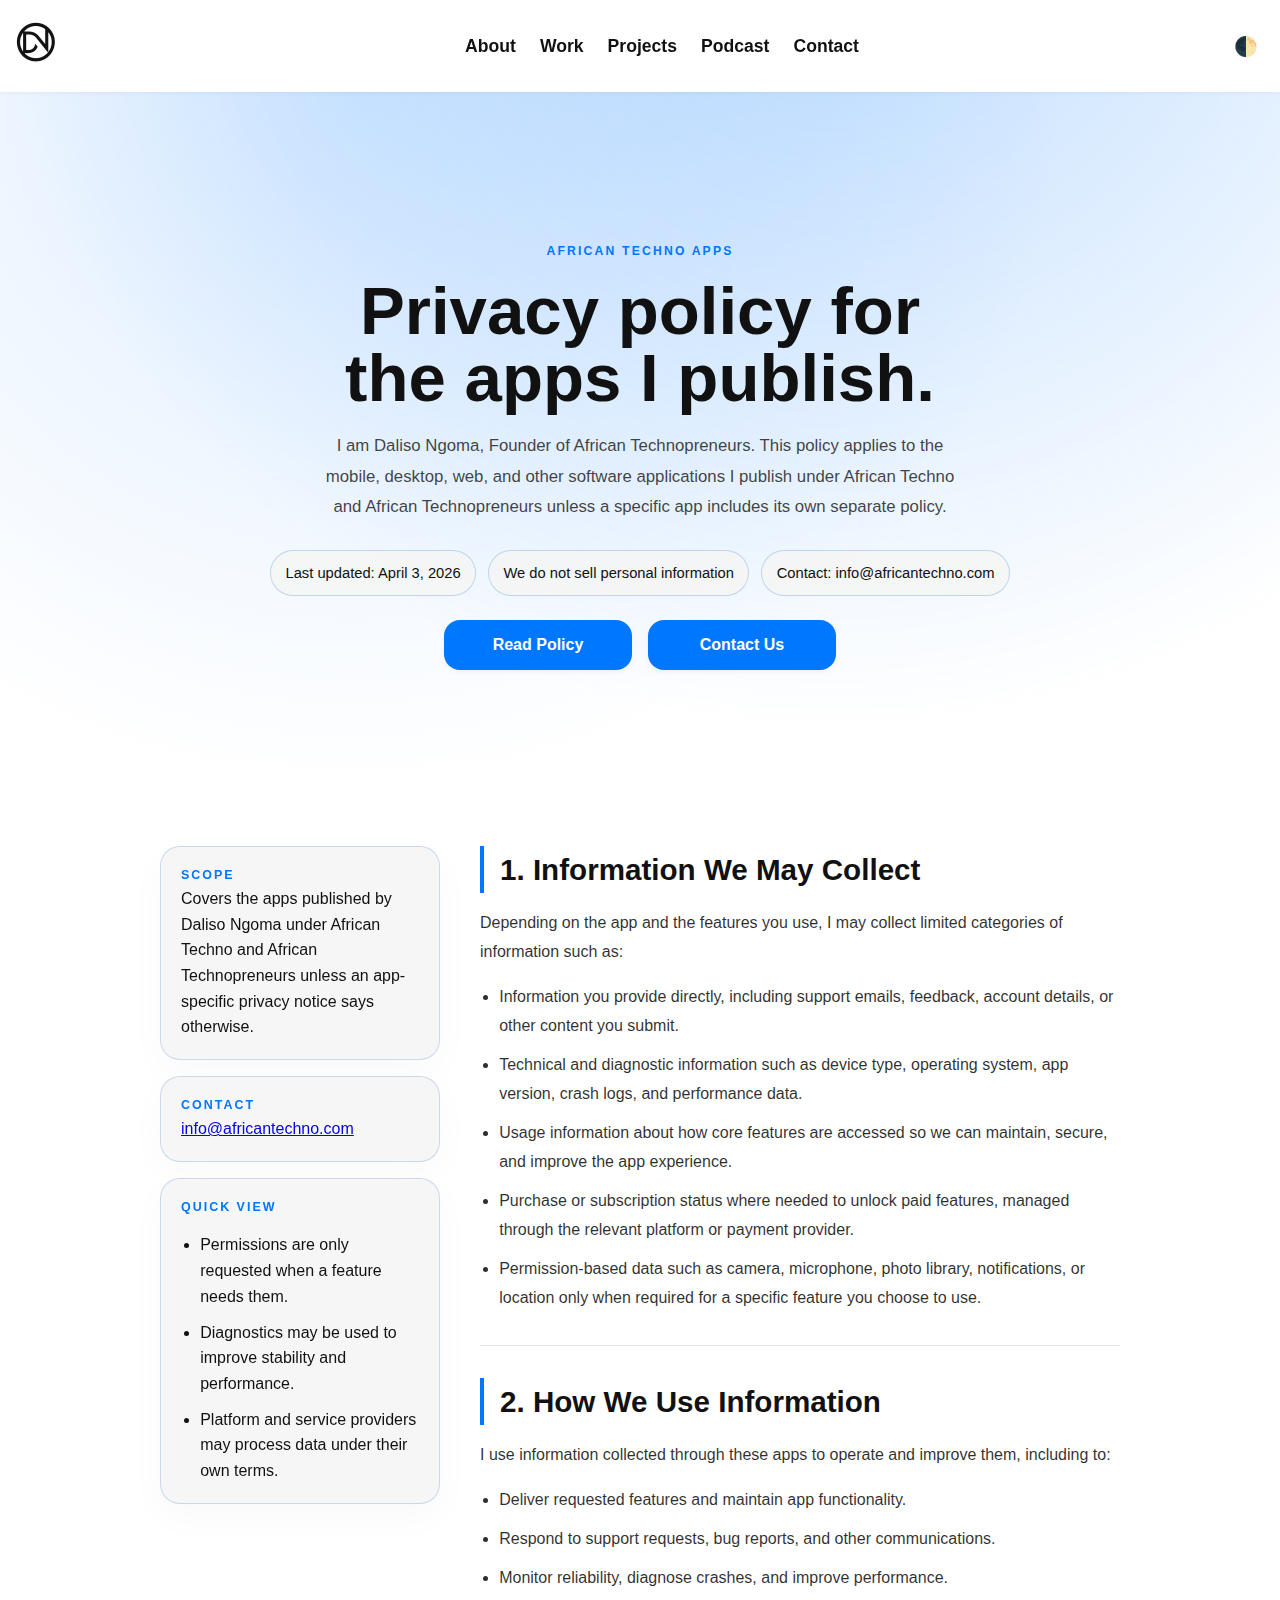
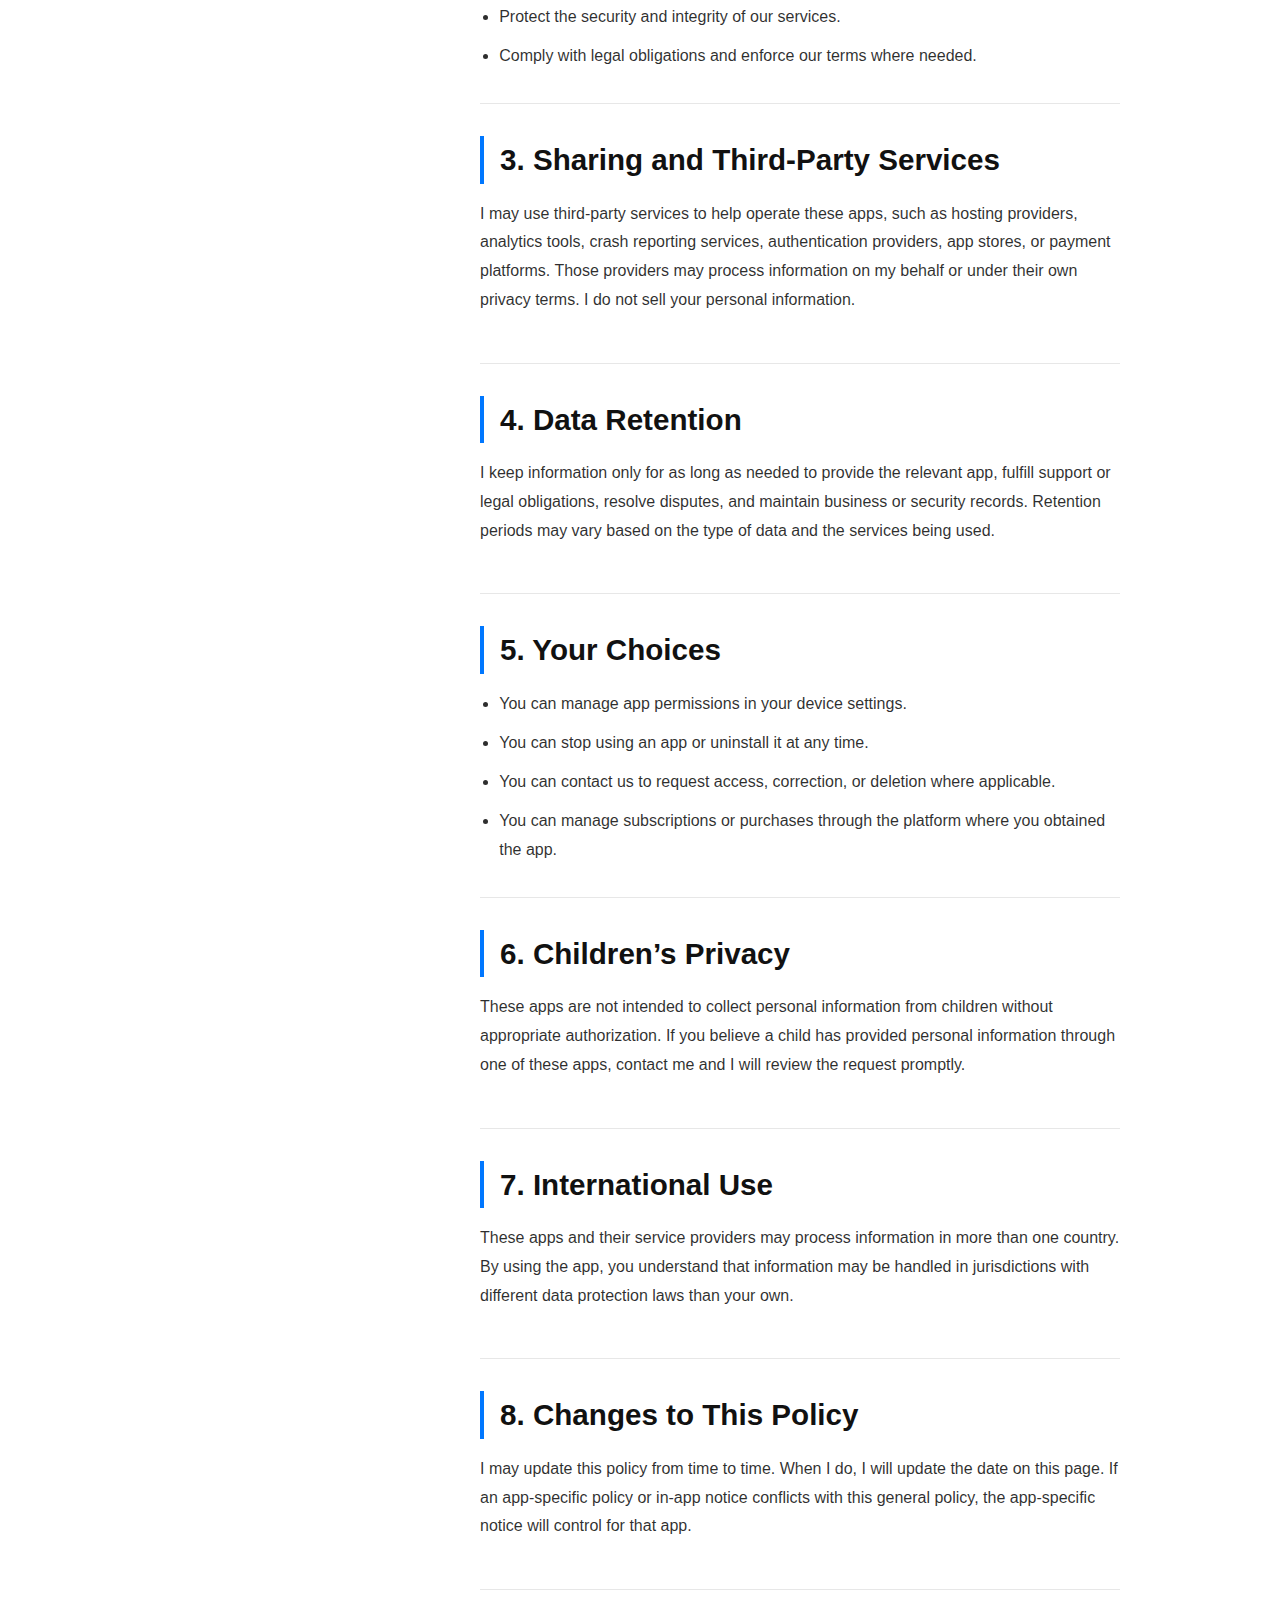
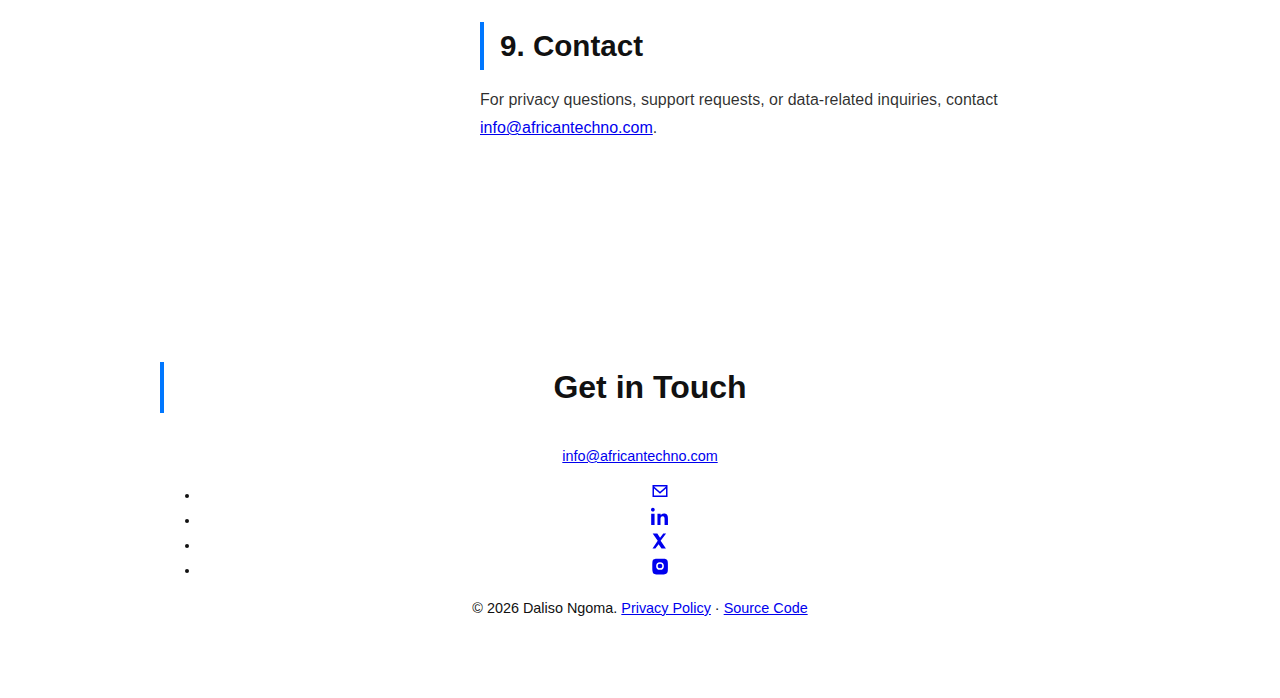
<file: privacy/index.html>
<!DOCTYPE html>
<html lang="en" data-theme="light">
<head>
  <meta charset="UTF-8" />
  <meta name="viewport" content="width=device-width, initial-scale=1.0" />
  <meta
    name="description"
    content="Privacy policy for the mobile, desktop, and web apps published by Daliso Ngoma through African Techno and African Technopreneurs."
  />
  <meta
    name="keywords"
    content="African Techno privacy policy, African Technopreneurs apps, app privacy policy, Daliso Ngoma"
  />
  <meta name="author" content="Daliso Ngoma" />
  <meta name="robots" content="index, follow" />
  <meta name="base-path" content="/" />
  <meta name="theme-color" content="#0077ff" />
  <meta name="color-scheme" content="light dark" />
  <title>Privacy Policy | African Techno Apps</title>
  <link rel="icon" href="/assets/images/favicon.ico" sizes="any" />
  <link rel="icon" href="/assets/images/favicon-32x32.png" type="image/png" sizes="32x32" />
  <link rel="icon" href="/assets/images/favicon-16x16.png" type="image/png" sizes="16x16" />
  <link rel="apple-touch-icon" href="/assets/images/apple-touch-icon.png" />
  <link rel="manifest" href="/manifest.webmanifest" />
  <script>
    try {
      const savedTheme = localStorage.getItem('theme');
      if ((savedTheme || (matchMedia('(prefers-color-scheme: dark)').matches ? 'dark' : 'light')) === 'dark') {
        document.documentElement.dataset.theme = 'dark';
      }
    } catch {}
  </script>
  <link rel="preload" href="/assets/fonts/inter-400.woff2" as="font" type="font/woff2" crossorigin />
  <link rel="preload" href="/assets/fonts/inter-600.woff2" as="font" type="font/woff2" crossorigin />
  <link rel="preload" href="/assets/fonts/space-grotesk-700.woff2" as="font" type="font/woff2" crossorigin />
  <link rel="stylesheet" href="/css/style.css?v=20260403-perf" />
  <link rel="stylesheet" href="/css/pages/privacy.css?v=20260403" />
  <meta property="og:title" content="Privacy Policy | African Techno Apps" />
  <meta
    property="og:description"
    content="Privacy policy for the apps published by Daliso Ngoma, Founder of African Technopreneurs, including data, permissions, and third-party services."
  />
  <meta property="og:image" content="https://daliso.com/assets/images/og-image.png" />
  <meta property="og:url" content="https://daliso.com/privacy/" />
  <meta property="og:type" content="website" />
  <meta property="og:site_name" content="Daliso Ngoma" />
  <meta property="og:image:alt" content="African Techno apps privacy policy preview card" />
  <meta name="twitter:card" content="summary_large_image" />
  <meta name="twitter:title" content="Privacy Policy | African Techno Apps" />
  <meta
    name="twitter:description"
    content="Privacy policy for the apps published by Daliso Ngoma, Founder of African Technopreneurs, including data, permissions, and third-party services."
  />
  <meta name="twitter:image" content="https://daliso.com/assets/images/og-image.png" />
  <meta name="twitter:image:alt" content="African Techno apps privacy policy preview card" />
  <link rel="canonical" href="https://daliso.com/privacy/" />
  <script type="module" src="/js/main.js?v=20260403-perf"></script>
</head>
<body>
  <a href="#main-content" class="skip-link">Skip to main content</a>
  <header class="hero privacy-hero">
    <div class="container">
      <nav class="navbar" aria-label="Primary">
        <div class="logo">
          <a href="/"><img id="site-logo" src="/assets/images/logo-120.webp" alt="Daliso Logo" width="40" height="40" decoding="async" /></a>
        </div>
        <button class="hamburger" id="hamburger" aria-label="Toggle menu">
          <span class="bar"></span>
          <span class="bar"></span>
          <span class="bar"></span>
        </button>
        <ul class="nav-menu" id="nav-menu">
          <li><a href="/">Home</a></li>
          <li><a href="/#about">About</a></li>
          <li><a href="/#work">Work</a></li>
          <li><a href="/projects/">Projects</a></li>
          <li><a href="/media/">Media</a></li>
          <li><a href="/blog/">Blog</a></li>
        </ul>
        <button id="theme-toggle" aria-label="Switch to dark mode" aria-pressed="false" title="Switch to dark mode">🌓</button>
      </nav>

      <div class="privacy-hero-copy animate-on-scroll">
        <p class="privacy-kicker">African Techno Apps</p>
        <h1>Privacy policy for the apps I publish.</h1>
        <p class="privacy-intro">
          I am Daliso Ngoma, Founder of African Technopreneurs. This policy applies to the mobile, desktop, web, and
          other software applications I publish under African Techno and African Technopreneurs unless a specific app
          includes its own separate policy.
        </p>
        <div class="privacy-badges" aria-label="Privacy highlights">
          <span>Last updated: April 3, 2026</span>
          <span>We do not sell personal information</span>
          <span>Contact: info@africantechno.com</span>
        </div>
        <div class="cta-buttons">
          <a href="#policy" class="btn">Read Policy</a>
          <a href="mailto:info@africantechno.com" class="btn btn-outline">Contact Us</a>
        </div>
      </div>
    </div>
  </header>

  <main id="main-content">
    <section class="section animate-on-scroll" id="policy">
      <div class="container privacy-layout">
        <aside class="privacy-aside" aria-label="Policy summary">
          <div class="privacy-aside-block">
            <p class="privacy-label">Scope</p>
            <p>
              Covers the apps published by Daliso Ngoma under African Techno and African Technopreneurs unless an
              app-specific privacy notice says otherwise.
            </p>
          </div>
          <div class="privacy-aside-block">
            <p class="privacy-label">Contact</p>
            <p><a href="mailto:info@africantechno.com">info@africantechno.com</a></p>
          </div>
          <div class="privacy-aside-block">
            <p class="privacy-label">Quick view</p>
            <ul class="privacy-checklist">
              <li>Permissions are only requested when a feature needs them.</li>
              <li>Diagnostics may be used to improve stability and performance.</li>
              <li>Platform and service providers may process data under their own terms.</li>
            </ul>
          </div>
        </aside>

        <div class="privacy-content">
          <article class="policy-section">
            <h2>1. Information We May Collect</h2>
            <p>
              Depending on the app and the features you use, I may collect limited categories of information such as:
            </p>
            <ul class="policy-list">
              <li>Information you provide directly, including support emails, feedback, account details, or other content you submit.</li>
              <li>Technical and diagnostic information such as device type, operating system, app version, crash logs, and performance data.</li>
              <li>Usage information about how core features are accessed so we can maintain, secure, and improve the app experience.</li>
              <li>Purchase or subscription status where needed to unlock paid features, managed through the relevant platform or payment provider.</li>
              <li>Permission-based data such as camera, microphone, photo library, notifications, or location only when required for a specific feature you choose to use.</li>
            </ul>
          </article>

          <article class="policy-section">
            <h2>2. How We Use Information</h2>
            <p>I use information collected through these apps to operate and improve them, including to:</p>
            <ul class="policy-list">
              <li>Deliver requested features and maintain app functionality.</li>
              <li>Respond to support requests, bug reports, and other communications.</li>
              <li>Monitor reliability, diagnose crashes, and improve performance.</li>
              <li>Protect the security and integrity of our services.</li>
              <li>Comply with legal obligations and enforce our terms where needed.</li>
            </ul>
          </article>

          <article class="policy-section">
            <h2>3. Sharing and Third-Party Services</h2>
            <p>
              I may use third-party services to help operate these apps, such as hosting providers, analytics tools,
              crash reporting services, authentication providers, app stores, or payment platforms. Those providers may
              process information on my behalf or under their own privacy terms. I do not sell your personal
              information.
            </p>
          </article>

          <article class="policy-section">
            <h2>4. Data Retention</h2>
            <p>
              I keep information only for as long as needed to provide the relevant app, fulfill support or legal
              obligations, resolve disputes, and maintain business or security records. Retention periods may vary based
              on the type of data and the services being used.
            </p>
          </article>

          <article class="policy-section">
            <h2>5. Your Choices</h2>
            <ul class="policy-list">
              <li>You can manage app permissions in your device settings.</li>
              <li>You can stop using an app or uninstall it at any time.</li>
              <li>You can contact us to request access, correction, or deletion where applicable.</li>
              <li>You can manage subscriptions or purchases through the platform where you obtained the app.</li>
            </ul>
          </article>

          <article class="policy-section">
            <h2>6. Children’s Privacy</h2>
            <p>
              These apps are not intended to collect personal information from children without appropriate
              authorization. If you believe a child has provided personal information through one of these apps, contact
              me and I will review the request promptly.
            </p>
          </article>

          <article class="policy-section">
            <h2>7. International Use</h2>
            <p>
              These apps and their service providers may process information in more than one country. By using the app, you
              understand that information may be handled in jurisdictions with different data protection laws than your
              own.
            </p>
          </article>

          <article class="policy-section">
            <h2>8. Changes to This Policy</h2>
            <p>
              I may update this policy from time to time. When I do, I will update the date on this page. If an
              app-specific policy or in-app notice conflicts with this general policy, the app-specific notice will
              control for that app.
            </p>
          </article>

          <article class="policy-section policy-section-final">
            <h2>9. Contact</h2>
            <p>
              For privacy questions, support requests, or data-related inquiries, contact
              <a href="mailto:info@africantechno.com">info@africantechno.com</a>.
            </p>
          </article>
        </div>
      </div>
    </section>
  </main>

  <footer>
    <div class="container">
      <h2>Get in Touch</h2>
      <p class="footer-contact"><a href="mailto:info@africantechno.com">info@africantechno.com</a></p>
      <ul class="social-links">
        <li><a href="mailto:info@africantechno.com" aria-label="Email"><svg width="18" height="18" fill="currentColor" viewBox="0 0 24 24" aria-hidden="true"><path d="M2 4h20v16H2V4zm2 2v.01L12 13l8-6.99V6H4zm0 2.83V18h16V8.83l-8 7-8-7z"/></svg></a></li>
        <li><a href="https://linkedin.com/in/djngoma" target="_blank" rel="noopener noreferrer" aria-label="LinkedIn"><svg width="18" height="18" fill="currentColor" viewBox="0 0 24 24" aria-hidden="true"><path d="M4.98 3.5C4.98 4.88 3.87 6 2.5 6S0 4.88 0 3.5 1.12 1 2.5 1 4.98 2.12 4.98 3.5zM.24 8.98h4.51V24H.24zM8.6 8.98h4.31v2.05h.06c.6-1.14 2.06-2.35 4.24-2.35 4.54 0 5.38 2.99 5.38 6.87V24h-4.51v-7.56c0-1.8-.03-4.12-2.51-4.12-2.51 0-2.9 1.96-2.9 3.98V24H8.6z"/></svg></a></li>
        <li><a href="https://x.com/djngoma" target="_blank" rel="noopener noreferrer" aria-label="X"><svg width="18" height="18" fill="currentColor" viewBox="0 0 24 24" aria-hidden="true"><path d="M20.146 2H16.36l-4.28 5.62-3.66-5.62H2.22l6.73 9.63L2 22h3.787l4.356-5.72L14 22h5.908l-7.08-10.21z"/></svg></a></li>
        <li><a href="https://instagram.com/djngoma" target="_blank" rel="noopener noreferrer" aria-label="Instagram"><svg width="18" height="18" fill="currentColor" viewBox="0 0 24 24" aria-hidden="true"><path d="M12 2.2c3.2 0 3.584.012 4.85.07 1.17.056 1.97.24 2.43.402a4.92 4.92 0 011.77 1.025c.47.47.843 1.1 1.025 1.77.162.46.346 1.26.402 2.43.058 1.267.07 1.65.07 4.85s-.012 3.584-.07 4.85c-.056 1.17-.24 1.97-.402 2.43a4.92 4.92 0 01-1.025 1.77 4.92 4.92 0 01-1.77 1.025c-.46.162-1.26.346-2.43.402-1.267.058-1.65.07-4.85.07s-3.584-.012-4.85-.07c-1.17-.056-1.97-.24-2.43-.402a4.92 4.92 0 01-1.77-1.025A4.92 4.92 0 012.2 19.65c-.162-.46-.346-1.26-.402-2.43C1.74 15.954 1.728 15.57 1.728 12.37s.012-3.584.07-4.85c.056-1.17.24-1.97.402-2.43a4.92 4.92 0 011.025-1.77A4.92 4.92 0 015.32 2.672c.46-.162 1.26-.346 2.43-.402C8.416 2.212 8.8 2.2 12 2.2zM12 6.838a5.162 5.162 0 100 10.324 5.162 5.162 0 000-10.324zm0 8.324a3.162 3.162 0 110-6.324 3.162 3.162 0 010 6.324zm6.406-8.826a1.2 1.2 0 11-2.4 0 1.2 1.2 0 012.4 0z"/></svg></a></li>
      </ul>
      <p class="footer-copy">© 2026 Daliso Ngoma. <a href="/privacy/">Privacy Policy</a> · <a href="https://github.com/DJNgoma/daliso-website" target="_blank" rel="noopener noreferrer">Source Code</a></p>
    </div>
  </footer>
</body>
</html>
</file>
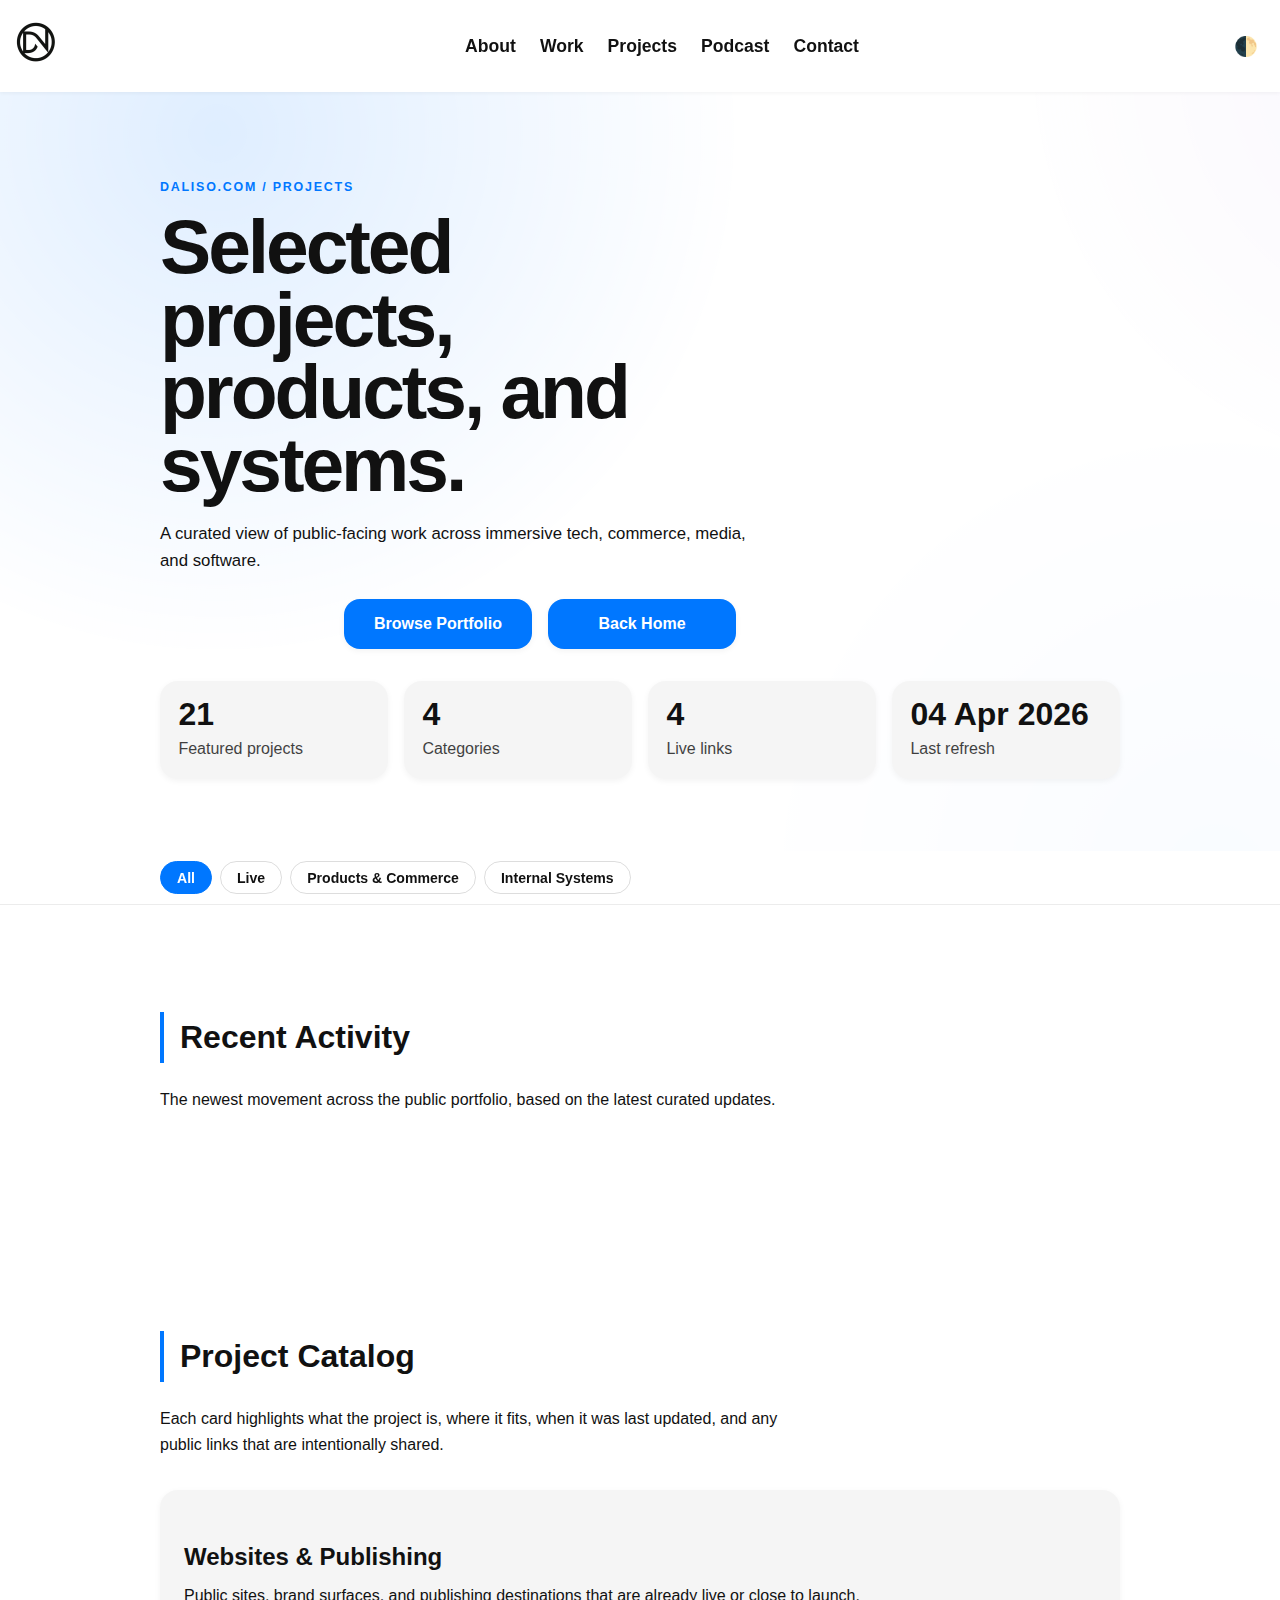
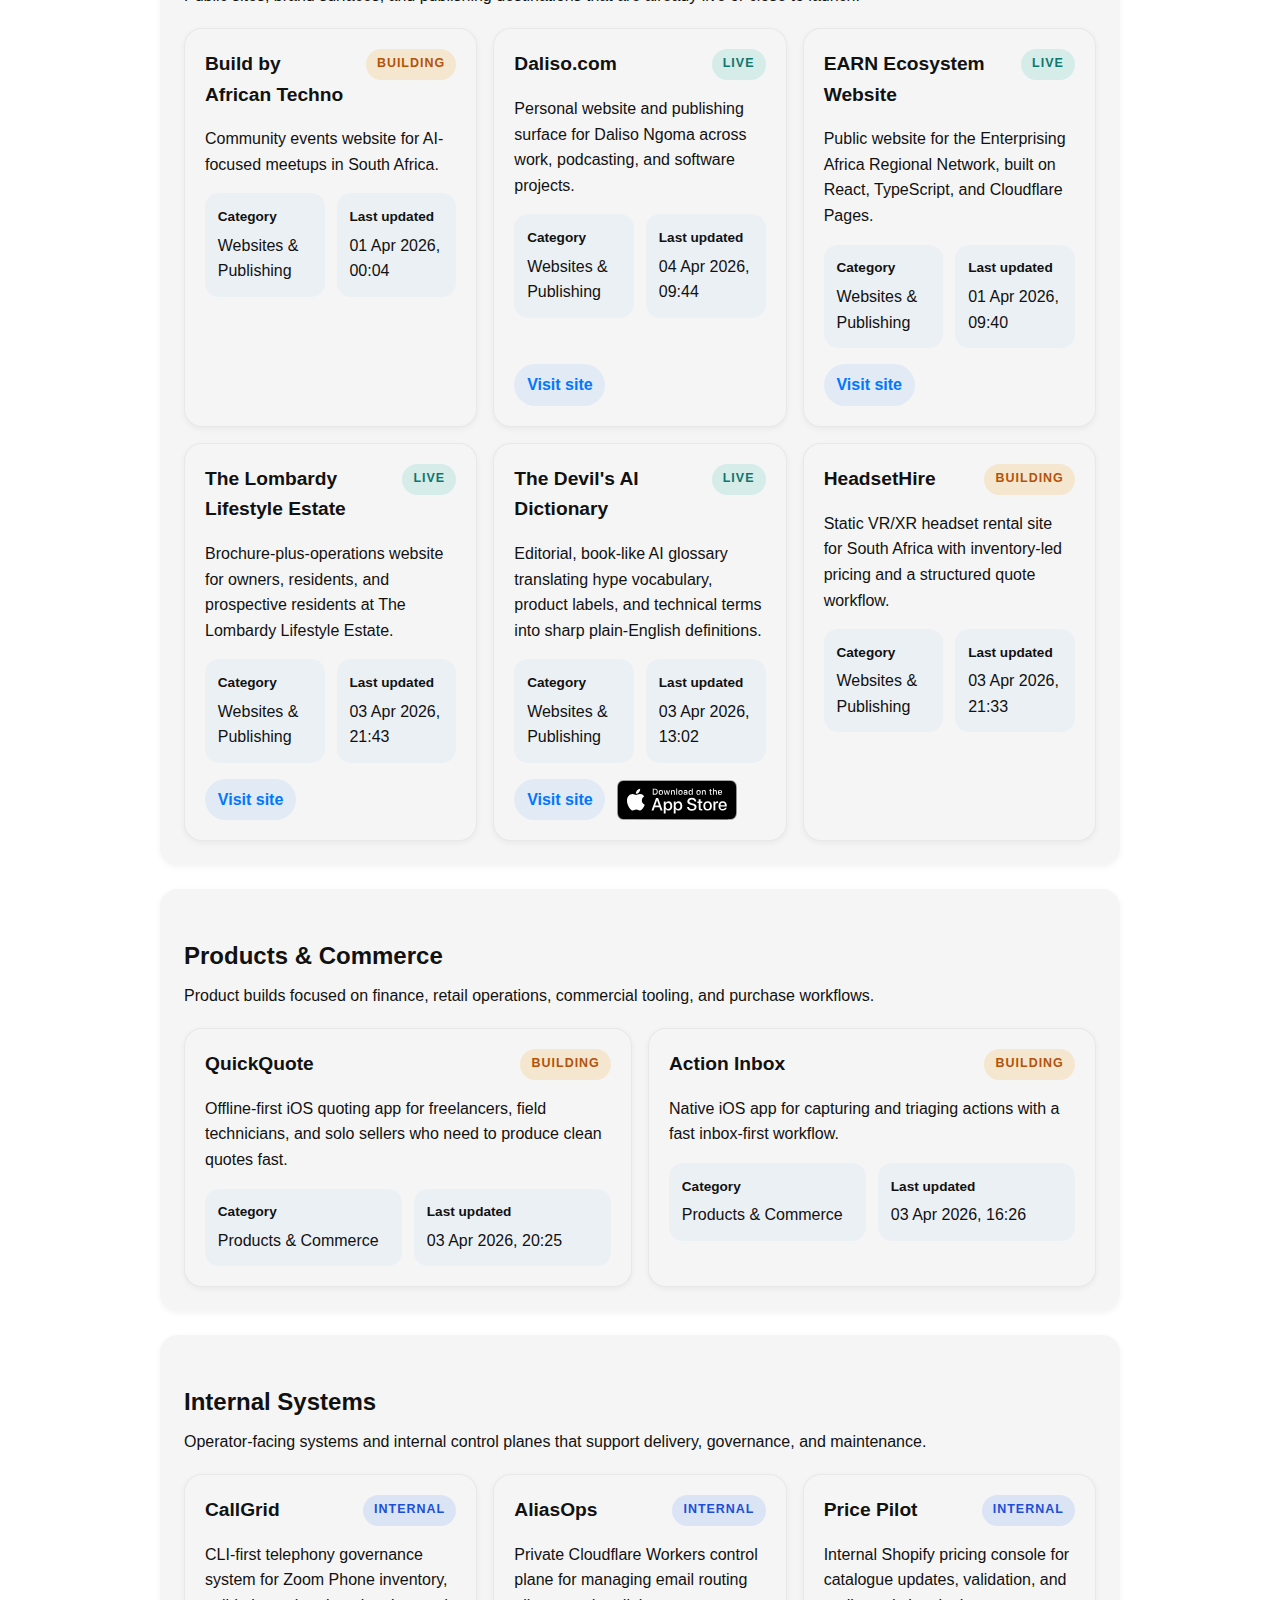
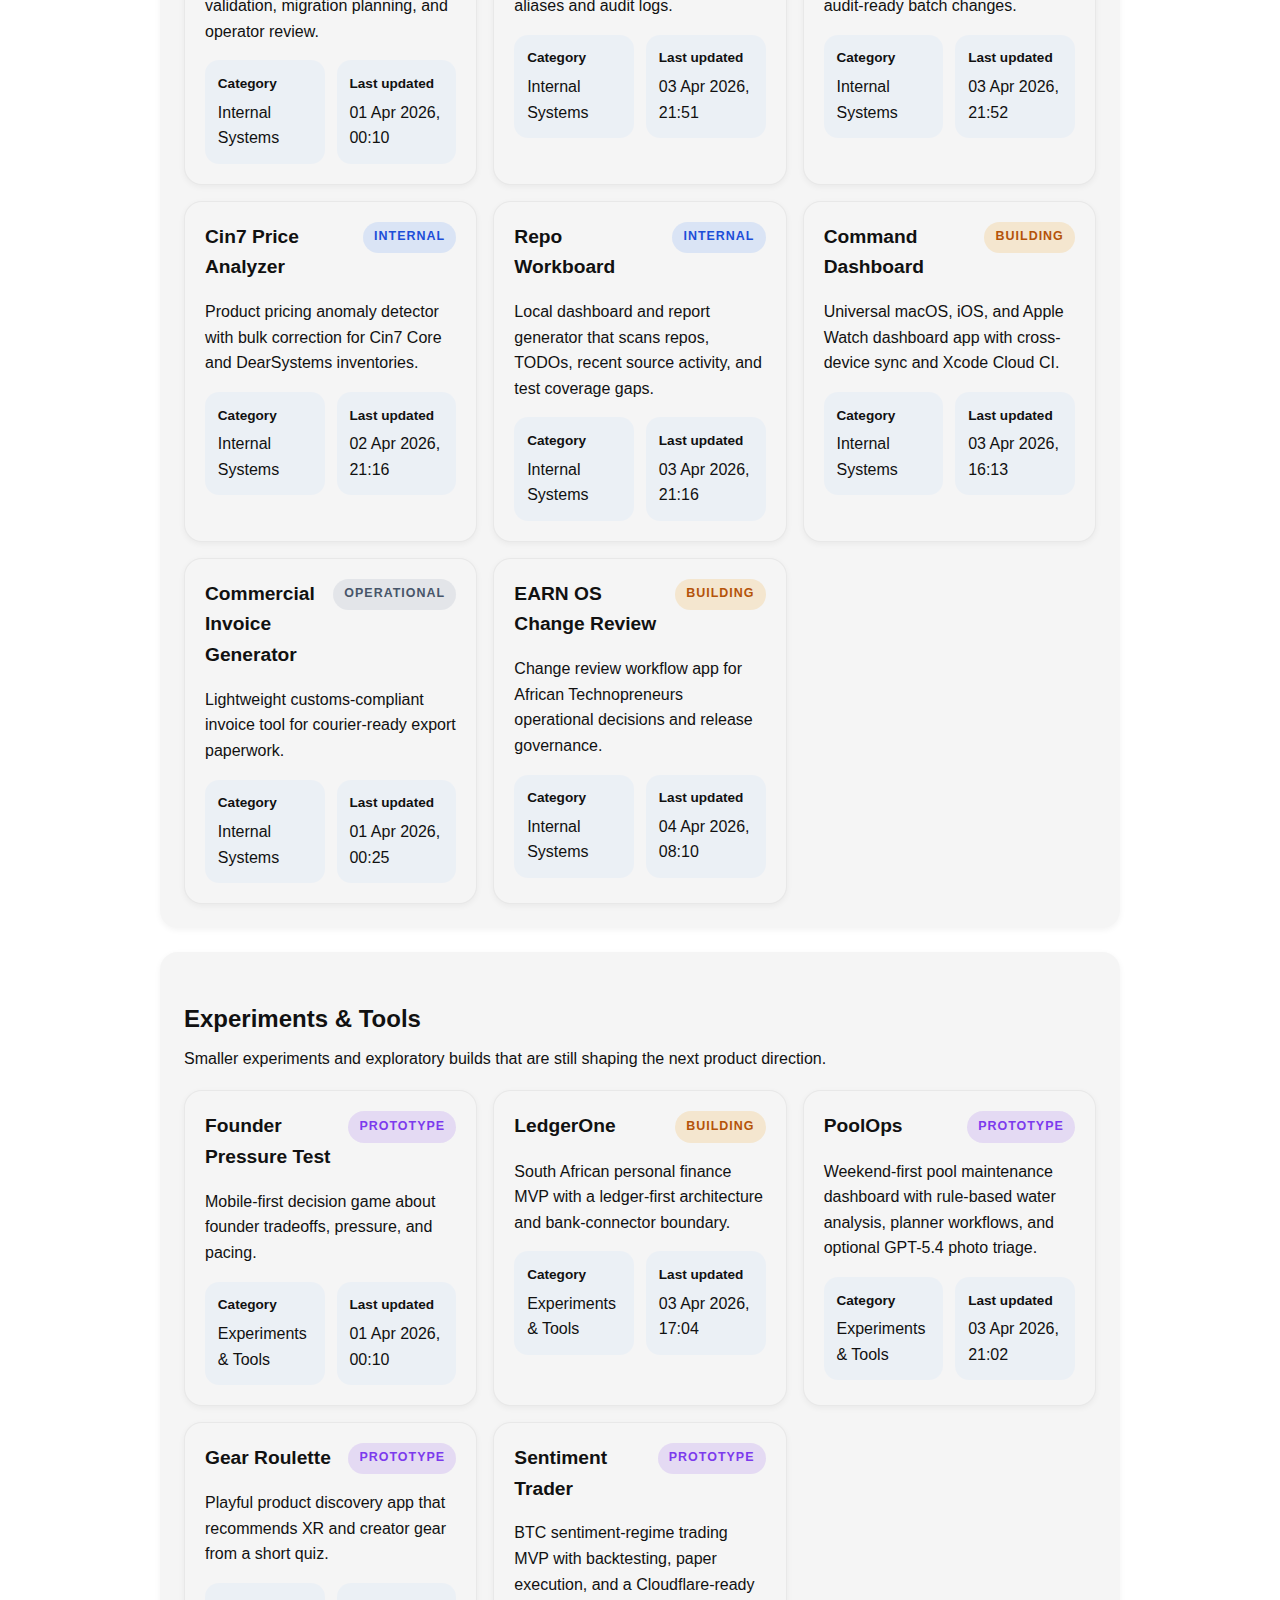
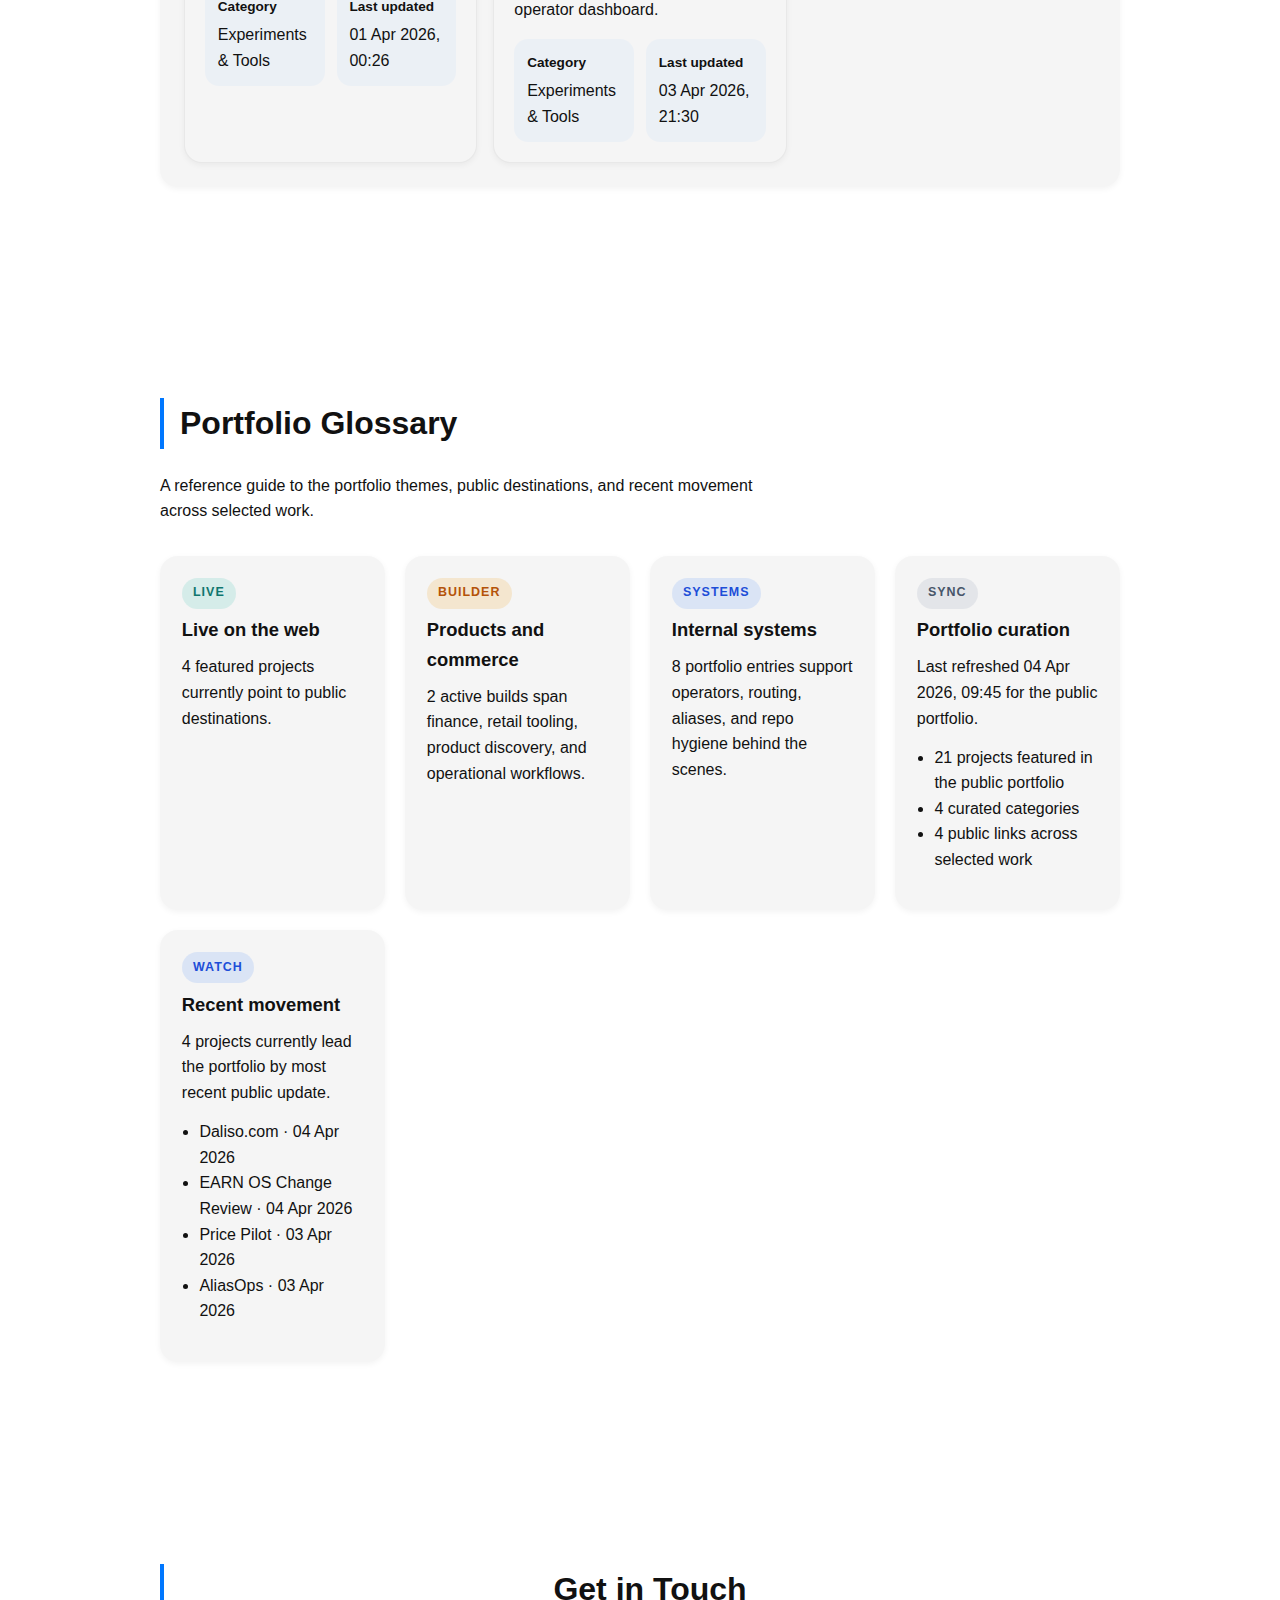
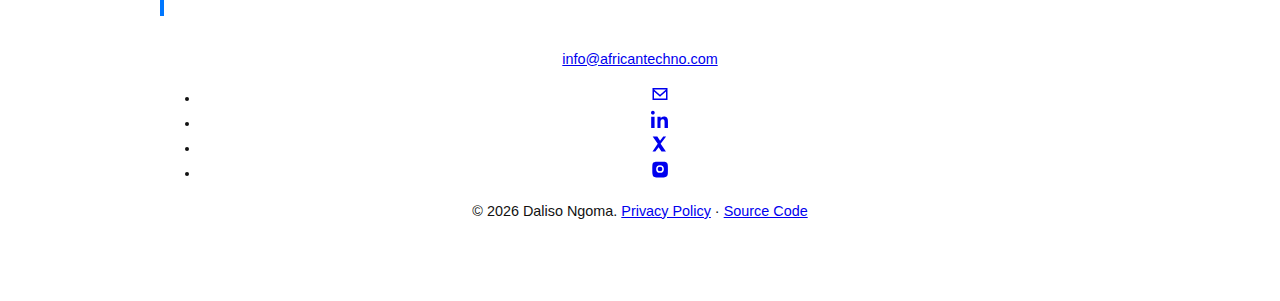
<file: projects/index.html>
<!DOCTYPE html>
<html lang="en" data-theme="light">
<head>
  <meta charset="UTF-8" />
  <meta name="viewport" content="width=device-width, initial-scale=1.0" />
  <meta
    name="description"
    content="A curated portfolio of Daliso Ngoma's products, platforms, and operating systems across immersive tech, commerce, media, and software."
  />
  <meta
    name="keywords"
    content="Daliso Ngoma projects, portfolio, immersive tech, software products, commerce systems, African Technopreneurs"
  />
  <meta name="author" content="Daliso Ngoma" />
  <meta name="robots" content="index, follow" />
  <meta name="base-path" content="/" />
  <meta name="theme-color" content="#0077ff" />
  <meta name="color-scheme" content="light dark" />
  <title>Projects | Daliso Ngoma</title>
  <link rel="icon" href="/assets/images/favicon.ico" sizes="any" />
  <link rel="icon" href="/assets/images/favicon-32x32.png" type="image/png" sizes="32x32" />
  <link rel="icon" href="/assets/images/favicon-16x16.png" type="image/png" sizes="16x16" />
  <link rel="apple-touch-icon" href="/assets/images/apple-touch-icon.png" />
  <link rel="manifest" href="/manifest.webmanifest" />
  <script>
    try {
      const savedTheme = localStorage.getItem('theme');
      if ((savedTheme || (matchMedia('(prefers-color-scheme: dark)').matches ? 'dark' : 'light')) === 'dark') {
        document.documentElement.dataset.theme = 'dark';
      }
    } catch {}
  </script>
  <link rel="preload" href="/assets/fonts/inter-400.woff2" as="font" type="font/woff2" crossorigin />
  <link rel="preload" href="/assets/fonts/inter-600.woff2" as="font" type="font/woff2" crossorigin />
  <link rel="preload" href="/assets/fonts/space-grotesk-700.woff2" as="font" type="font/woff2" crossorigin />
  <link rel="stylesheet" href="/css/style.css?v=20260403-perf" />
  <link rel="stylesheet" href="/css/pages/projects.css?v=20260325b" />
  <meta property="og:title" content="Projects | Daliso Ngoma" />
  <meta
    property="og:description"
    content="A curated portfolio of products, platforms, and systems across immersive tech, commerce, media, and software."
  />
  <meta property="og:image" content="https://daliso.com/assets/images/og-image.png" />
  <meta property="og:url" content="https://daliso.com/projects/" />
  <meta property="og:type" content="website" />
  <meta property="og:site_name" content="Daliso Ngoma" />
  <meta property="og:image:alt" content="Daliso Ngoma projects page preview card" />
  <meta name="twitter:card" content="summary_large_image" />
  <meta name="twitter:title" content="Projects | Daliso Ngoma" />
  <meta
    name="twitter:description"
    content="A curated portfolio of products, platforms, and systems across immersive tech, commerce, media, and software."
  />
  <meta name="twitter:image" content="https://daliso.com/assets/images/og-image.png" />
  <meta name="twitter:image:alt" content="Daliso Ngoma projects page preview card" />
  <link rel="canonical" href="https://daliso.com/projects/" />
  <script type="module" src="/js/projects-page.js?v=20260403-perf"></script>
</head>
<body>
  <a href="#main-content" class="skip-link">Skip to main content</a>
  <header class="hero projects-hero">
    <div class="container">
      <nav class="navbar" aria-label="Primary">
        <div class="logo">
          <a href="/"><img id="site-logo" src="/assets/images/logo-120.webp" alt="Daliso Logo" width="40" height="40" decoding="async" /></a>
        </div>
        <button class="hamburger" id="hamburger" aria-label="Toggle menu">
          <span class="bar"></span>
          <span class="bar"></span>
          <span class="bar"></span>
        </button>
        <ul class="nav-menu" id="nav-menu">
          <li><a href="/">Home</a></li>
          <li><a href="/#about">About</a></li>
          <li><a href="/#work">Work</a></li>
          <li><a href="/projects/">Projects</a></li>
          <li><a href="/media/">Media</a></li>
          <li><a href="/blog/">Blog</a></li>
        </ul>
        <button id="theme-toggle" aria-label="Switch to dark mode" aria-pressed="false" title="Switch to dark mode">🌓</button>
      </nav>

      <div class="projects-hero-copy animate-on-scroll">
        <p class="projects-kicker">Daliso.com / Projects</p>
        <h1>Selected projects, products, and systems.</h1>
        <p class="projects-intro">
          A curated view of public-facing work across immersive tech, commerce, media, and software.
        </p>
        <div class="cta-buttons">
          <a href="#catalog" class="btn">Browse Portfolio</a>
          <a href="/" class="btn btn-outline">Back Home</a>
        </div>
      </div>

      <div class="hero-metrics" id="hero-metrics"></div>
    </div>
  </header>

  <nav class="projects-filter-bar" id="filter-bar" aria-label="Filter projects">
    <div class="container">
      <div class="filter-pills" id="filter-pills">
        <button class="filter-pill filter-pill--active" data-filter="all">All</button>
        <button class="filter-pill" data-filter="live">Live</button>
        <button class="filter-pill" data-filter="builder">Products &amp; Commerce</button>
        <button class="filter-pill" data-filter="systems">Internal Systems</button>
      </div>
    </div>
  </nav>

  <main id="main-content">
    <section id="featured" class="section animate-on-scroll">
      <div class="container">
        <h2>Featured Work</h2>
        <p class="section-intro">
          A selection of live products and key builds from the portfolio.
        </p>
        <div class="repo-grid" id="featured-grid"></div>
      </div>
    </section>

    <section id="recent-activity" class="section animate-on-scroll">
      <div class="container">
        <h2>Recent Activity</h2>
        <p class="section-intro">
          The newest movement across the public portfolio, based on the latest curated updates.
        </p>
        <div class="repo-grid recent-activity-grid" id="recent-activity-grid"></div>
      </div>
    </section>

    <section id="catalog" class="section animate-on-scroll">
      <div class="container">
        <h2>Project Catalog</h2>
        <p class="section-intro">
          Each card highlights what the project is, where it fits, when it was last updated, and any public links that
          are intentionally shared.
        </p>
        <div id="catalog-sections"></div>
        <noscript><p>This page requires JavaScript to render the project catalog.</p></noscript>
      </div>
    </section>

    <section id="glossary" class="section animate-on-scroll">
      <div class="container">
        <h2>Portfolio Glossary</h2>
        <p class="section-intro">
          A reference guide to the portfolio themes, public destinations, and recent movement across selected work.
        </p>
        <div class="summary-grid" id="summary-grid"></div>
      </div>
    </section>
  </main>

  <footer>
    <div class="container">
      <h2>Get in Touch</h2>
      <p class="footer-contact"><a href="mailto:info@africantechno.com">info@africantechno.com</a></p>
      <ul class="social-links">
        <li><a href="mailto:info@africantechno.com" aria-label="Email"><svg width="18" height="18" fill="currentColor" viewBox="0 0 24 24" aria-hidden="true"><path d="M2 4h20v16H2V4zm2 2v.01L12 13l8-6.99V6H4zm0 2.83V18h16V8.83l-8 7-8-7z"/></svg></a></li>
        <li><a href="https://linkedin.com/in/djngoma" target="_blank" rel="noopener noreferrer" aria-label="LinkedIn"><svg width="18" height="18" fill="currentColor" viewBox="0 0 24 24" aria-hidden="true"><path d="M4.98 3.5C4.98 4.88 3.87 6 2.5 6S0 4.88 0 3.5 1.12 1 2.5 1 4.98 2.12 4.98 3.5zM.24 8.98h4.51V24H.24zM8.6 8.98h4.31v2.05h.06c.6-1.14 2.06-2.35 4.24-2.35 4.54 0 5.38 2.99 5.38 6.87V24h-4.51v-7.56c0-1.8-.03-4.12-2.51-4.12-2.51 0-2.9 1.96-2.9 3.98V24H8.6z"/></svg></a></li>
        <li><a href="https://x.com/djngoma" target="_blank" rel="noopener noreferrer" aria-label="X"><svg width="18" height="18" fill="currentColor" viewBox="0 0 24 24" aria-hidden="true"><path d="M20.146 2H16.36l-4.28 5.62-3.66-5.62H2.22l6.73 9.63L2 22h3.787l4.356-5.72L14 22h5.908l-7.08-10.21z"/></svg></a></li>
        <li><a href="https://instagram.com/djngoma" target="_blank" rel="noopener noreferrer" aria-label="Instagram"><svg width="18" height="18" fill="currentColor" viewBox="0 0 24 24" aria-hidden="true"><path d="M12 2.2c3.2 0 3.584.012 4.85.07 1.17.056 1.97.24 2.43.402a4.92 4.92 0 011.77 1.025c.47.47.843 1.1 1.025 1.77.162.46.346 1.26.402 2.43.058 1.267.07 1.65.07 4.85s-.012 3.584-.07 4.85c-.056 1.17-.24 1.97-.402 2.43a4.92 4.92 0 01-1.025 1.77 4.92 4.92 0 01-1.77 1.025c-.46.162-1.26.346-2.43.402-1.267.058-1.65.07-4.85.07s-3.584-.012-4.85-.07c-1.17-.056-1.97-.24-2.43-.402a4.92 4.92 0 01-1.77-1.025A4.92 4.92 0 012.2 19.65c-.162-.46-.346-1.26-.402-2.43C1.74 15.954 1.728 15.57 1.728 12.37s.012-3.584.07-4.85c.056-1.17.24-1.97.402-2.43a4.92 4.92 0 011.025-1.77A4.92 4.92 0 015.32 2.672c.46-.162 1.26-.346 2.43-.402C8.416 2.212 8.8 2.2 12 2.2zM12 6.838a5.162 5.162 0 100 10.324 5.162 5.162 0 000-10.324zm0 8.324a3.162 3.162 0 110-6.324 3.162 3.162 0 010 6.324zm6.406-8.826a1.2 1.2 0 11-2.4 0 1.2 1.2 0 012.4 0z"/></svg></a></li>
      </ul>
      <p class="footer-copy">© 2026 Daliso Ngoma. <a href="/privacy/">Privacy Policy</a> · <a href="https://github.com/DJNgoma/daliso-website" target="_blank" rel="noopener noreferrer">Source Code</a></p>
    </div>
  </footer>
</body>
</html>
</file>
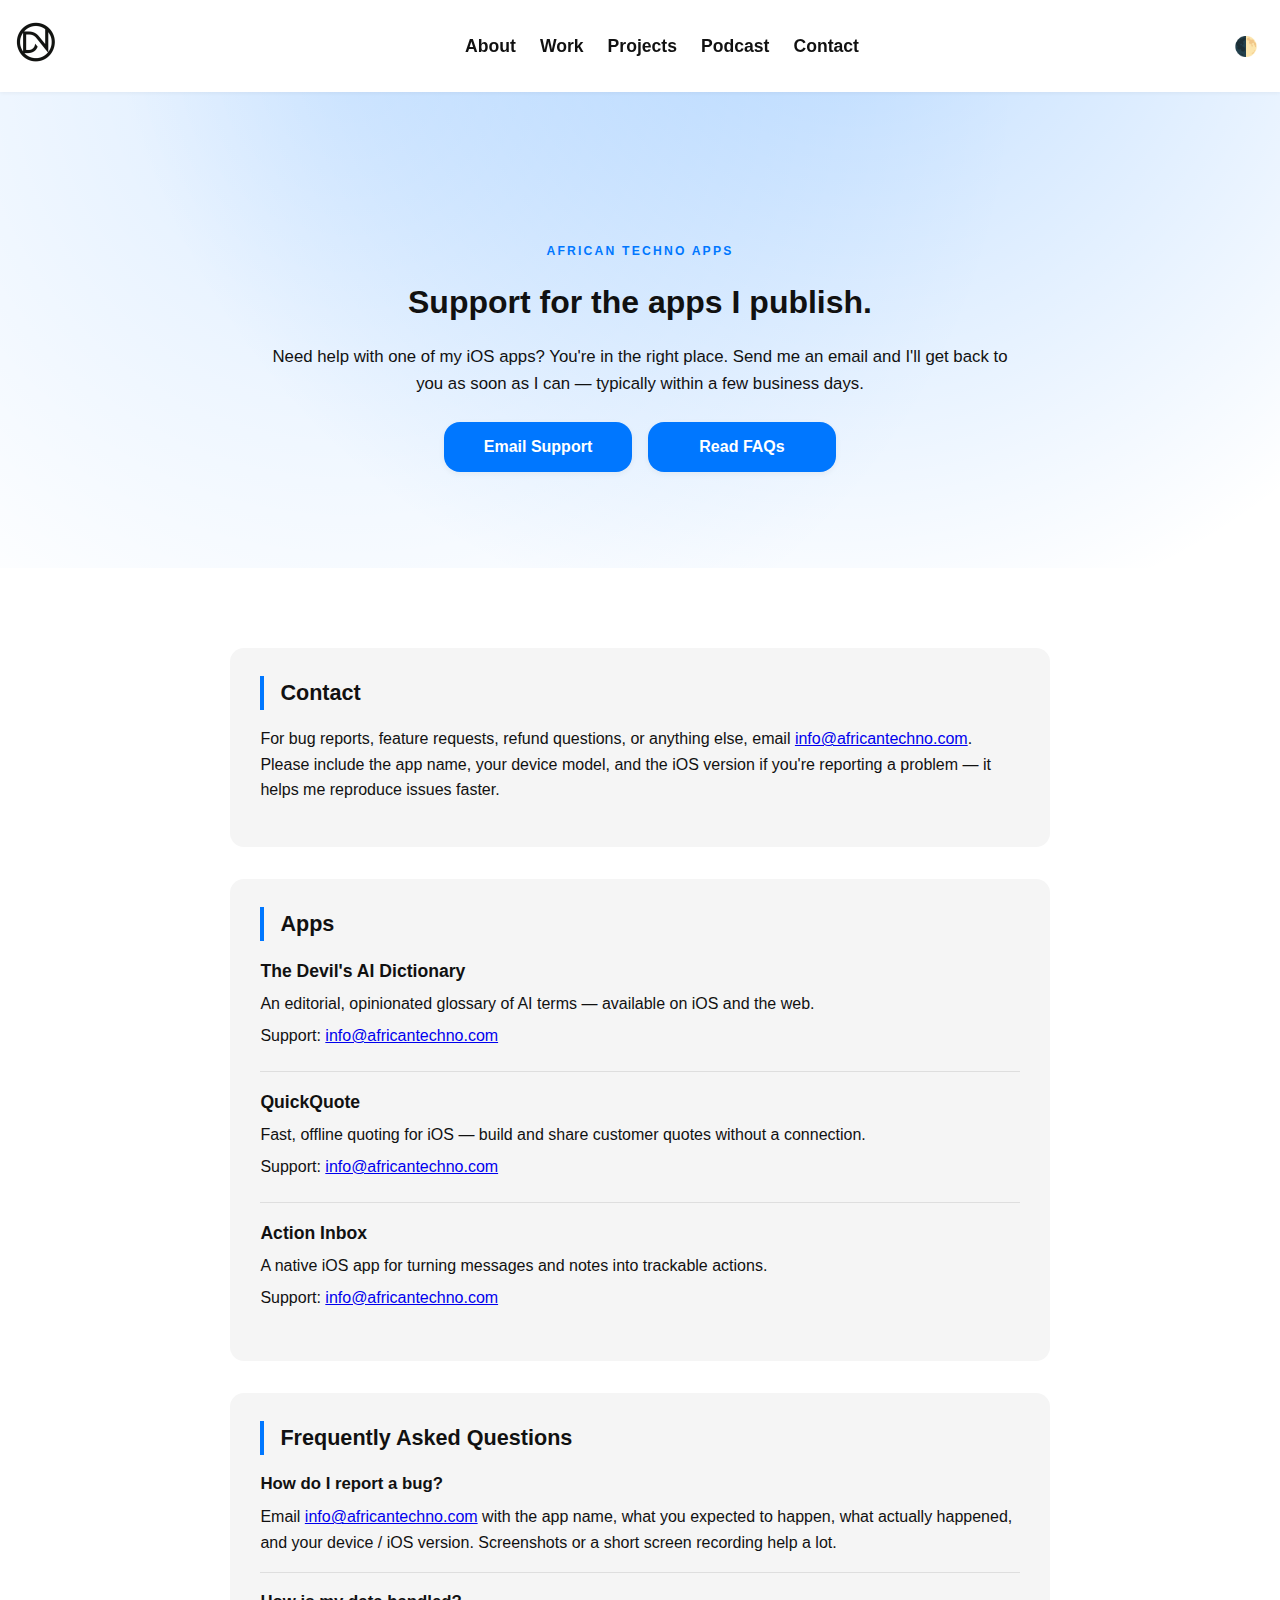
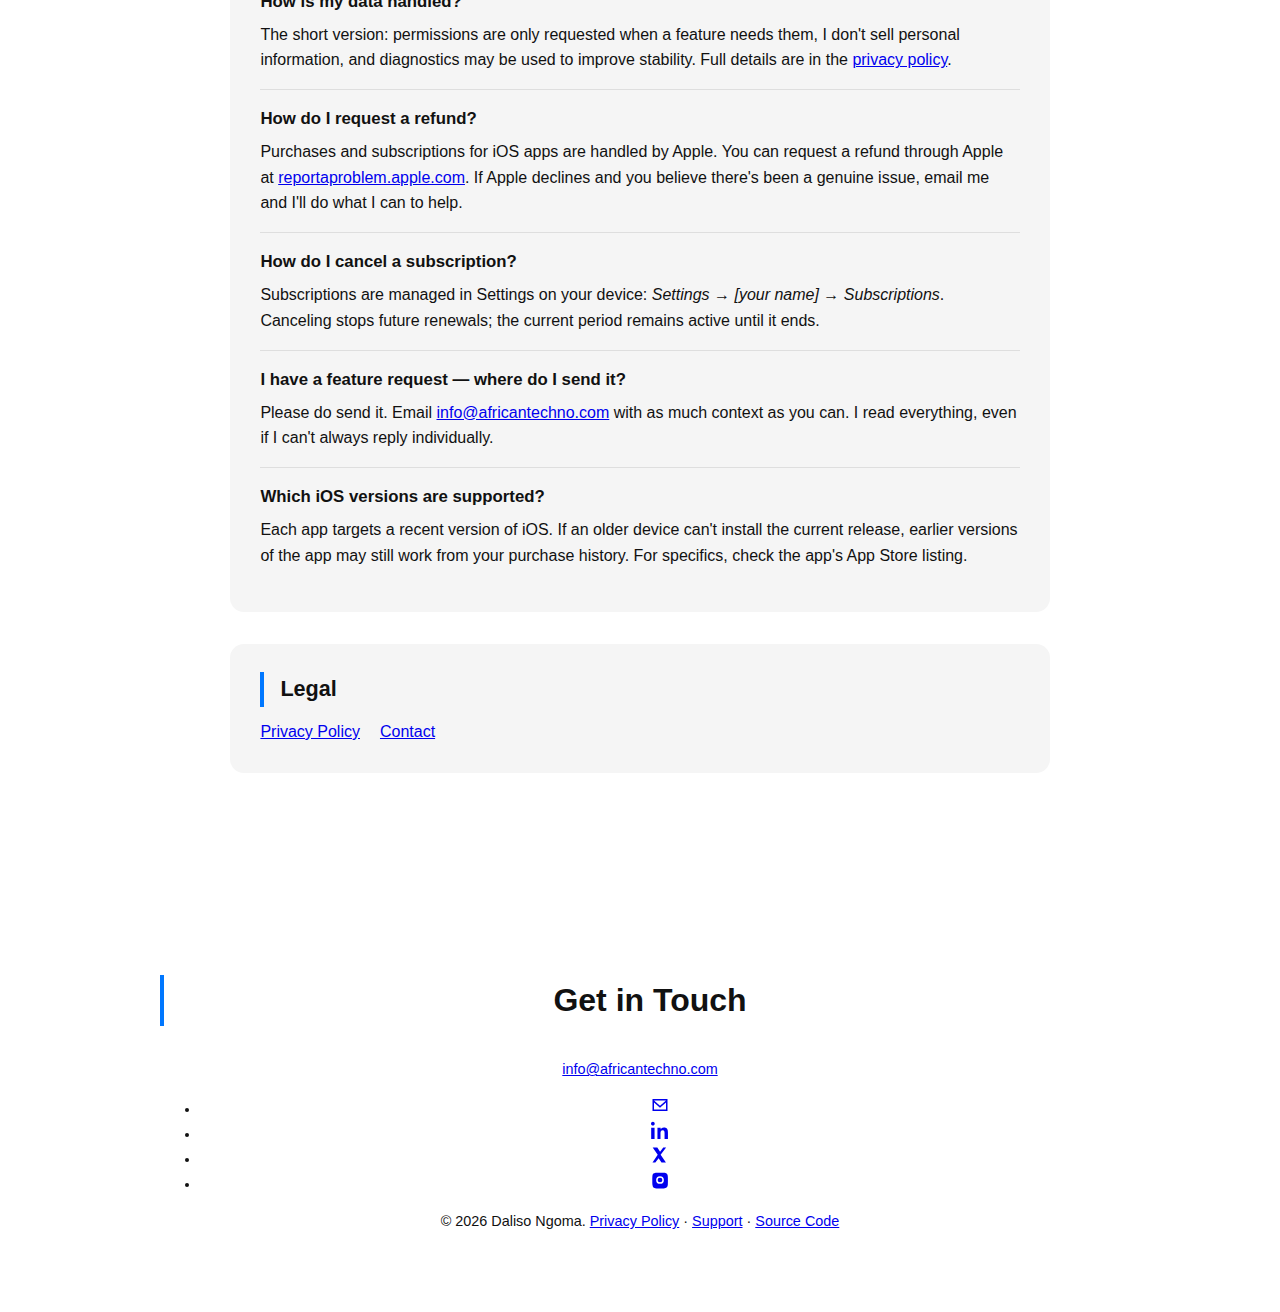
<file: support/index.html>
<!DOCTYPE html>
<html lang="en" data-theme="light">
<head>
  <meta charset="UTF-8" />
  <meta name="viewport" content="width=device-width, initial-scale=1.0" />
  <meta
    name="description"
    content="Support, FAQs, and contact for the iOS apps published by Daliso Ngoma, including The Devil's AI Dictionary, QuickQuote, and Action Inbox."
  />
  <meta name="keywords" content="Daliso Ngoma support, African Techno apps support, iOS app support, Devil's AI Dictionary support, QuickQuote support, Action Inbox support" />
  <meta name="author" content="Daliso Ngoma" />
  <meta name="robots" content="index, follow" />
  <meta name="base-path" content="/" />
  <meta name="theme-color" content="#0077ff" />
  <meta name="color-scheme" content="light dark" />
  <title>Support | African Techno Apps</title>
  <link rel="icon" href="/assets/images/favicon.ico" sizes="any" />
  <link rel="icon" href="/assets/images/favicon-32x32.png" type="image/png" sizes="32x32" />
  <link rel="icon" href="/assets/images/favicon-16x16.png" type="image/png" sizes="16x16" />
  <link rel="apple-touch-icon" href="/assets/images/apple-touch-icon.png" />
  <link rel="manifest" href="/manifest.webmanifest" />
  <script>
    try {
      const savedTheme = localStorage.getItem('theme');
      if ((savedTheme || (matchMedia('(prefers-color-scheme: dark)').matches ? 'dark' : 'light')) === 'dark') {
        document.documentElement.dataset.theme = 'dark';
      }
    } catch {}
  </script>
  <link rel="preload" href="/assets/fonts/inter-400.woff2" as="font" type="font/woff2" crossorigin />
  <link rel="preload" href="/assets/fonts/inter-600.woff2" as="font" type="font/woff2" crossorigin />
  <link rel="preload" href="/assets/fonts/space-grotesk-700.woff2" as="font" type="font/woff2" crossorigin />
  <link rel="stylesheet" href="/css/style.css?v=20260403-perf" />
  <link rel="stylesheet" href="/css/pages/support.css?v=20260406" />
  <meta property="og:title" content="Support | African Techno Apps" />
  <meta property="og:description" content="Support, FAQs, and contact for the iOS apps published by Daliso Ngoma." />
  <meta property="og:image" content="https://daliso.com/assets/images/og-image.png" />
  <meta property="og:url" content="https://daliso.com/support/" />
  <meta property="og:type" content="website" />
  <meta property="og:site_name" content="Daliso Ngoma" />
  <meta property="og:image:alt" content="African Techno apps support preview card" />
  <meta name="twitter:card" content="summary_large_image" />
  <meta name="twitter:title" content="Support | African Techno Apps" />
  <meta name="twitter:description" content="Support, FAQs, and contact for the iOS apps published by Daliso Ngoma." />
  <meta name="twitter:image" content="https://daliso.com/assets/images/og-image.png" />
  <meta name="twitter:image:alt" content="African Techno apps support preview card" />
  <link rel="canonical" href="https://daliso.com/support/" />
  <script type="module" src="/js/main.js?v=20260403-perf"></script>
</head>
<body>
  <a href="#main-content" class="skip-link">Skip to main content</a>
  <header class="hero support-hero">
    <div class="container">
      <nav class="navbar" aria-label="Primary">
        <div class="logo">
          <a href="/"><img id="site-logo" src="/assets/images/logo-120.webp" alt="Daliso Logo" width="40" height="40" decoding="async" /></a>
        </div>
        <button class="hamburger" id="hamburger" aria-label="Toggle menu">
          <span class="bar"></span>
          <span class="bar"></span>
          <span class="bar"></span>
        </button>
        <ul class="nav-menu" id="nav-menu">
          <li><a href="/">Home</a></li>
          <li><a href="/#about">About</a></li>
          <li><a href="/#work">Work</a></li>
          <li><a href="/projects/">Projects</a></li>
          <li><a href="/media/">Media</a></li>
          <li><a href="/blog/">Blog</a></li>
        </ul>
        <button id="theme-toggle" aria-label="Switch to dark mode" aria-pressed="false" title="Switch to dark mode">🌓</button>
      </nav>

      <div class="support-hero-copy animate-on-scroll">
        <p class="support-kicker">African Techno Apps</p>
        <h1>Support for the apps I publish.</h1>
        <p class="support-intro">
          Need help with one of my iOS apps? You're in the right place. Send me an email and I'll get back to you as
          soon as I can — typically within a few business days.
        </p>
        <div class="cta-buttons">
          <a href="mailto:info@africantechno.com" class="btn">Email Support</a>
          <a href="#faq" class="btn btn-outline">Read FAQs</a>
        </div>
      </div>
    </div>
  </header>

  <main id="main-content">
    <section class="section animate-on-scroll">
      <div class="container support-layout">
        <div class="support-block">
          <h2>Contact</h2>
          <p>
            For bug reports, feature requests, refund questions, or anything else, email
            <a href="mailto:info@africantechno.com">info@africantechno.com</a>. Please include the app name, your device
            model, and the iOS version if you're reporting a problem — it helps me reproduce issues faster.
          </p>
        </div>

        <div class="support-block" id="apps">
          <h2>Apps</h2>

          <div class="support-app">
            <h3>The Devil's AI Dictionary</h3>
            <p>An editorial, opinionated glossary of AI terms — available on iOS and the web.</p>
            <p>Support: <a href="mailto:info@africantechno.com">info@africantechno.com</a></p>
          </div>

          <div class="support-app">
            <h3>QuickQuote</h3>
            <p>Fast, offline quoting for iOS — build and share customer quotes without a connection.</p>
            <p>Support: <a href="mailto:info@africantechno.com">info@africantechno.com</a></p>
          </div>

          <div class="support-app">
            <h3>Action Inbox</h3>
            <p>A native iOS app for turning messages and notes into trackable actions.</p>
            <p>Support: <a href="mailto:info@africantechno.com">info@africantechno.com</a></p>
          </div>
        </div>

        <div class="support-block" id="faq">
          <h2>Frequently Asked Questions</h2>

          <div class="faq-item">
            <h3>How do I report a bug?</h3>
            <p>
              Email <a href="mailto:info@africantechno.com">info@africantechno.com</a> with the app name, what you
              expected to happen, what actually happened, and your device / iOS version. Screenshots or a short screen
              recording help a lot.
            </p>
          </div>

          <div class="faq-item">
            <h3>How is my data handled?</h3>
            <p>
              The short version: permissions are only requested when a feature needs them, I don't sell personal
              information, and diagnostics may be used to improve stability. Full details are in the
              <a href="/privacy/">privacy policy</a>.
            </p>
          </div>

          <div class="faq-item">
            <h3>How do I request a refund?</h3>
            <p>
              Purchases and subscriptions for iOS apps are handled by Apple. You can request a refund through Apple at
              <a href="https://reportaproblem.apple.com/" target="_blank" rel="noopener noreferrer">reportaproblem.apple.com</a>.
              If Apple declines and you believe there's been a genuine issue, email me and I'll do what I can to help.
            </p>
          </div>

          <div class="faq-item">
            <h3>How do I cancel a subscription?</h3>
            <p>
              Subscriptions are managed in Settings on your device: <em>Settings → [your name] → Subscriptions</em>.
              Canceling stops future renewals; the current period remains active until it ends.
            </p>
          </div>

          <div class="faq-item">
            <h3>I have a feature request — where do I send it?</h3>
            <p>
              Please do send it. Email <a href="mailto:info@africantechno.com">info@africantechno.com</a> with as much
              context as you can. I read everything, even if I can't always reply individually.
            </p>
          </div>

          <div class="faq-item">
            <h3>Which iOS versions are supported?</h3>
            <p>
              Each app targets a recent version of iOS. If an older device can't install the current release, earlier
              versions of the app may still work from your purchase history. For specifics, check the app's App Store
              listing.
            </p>
          </div>
        </div>

        <div class="support-block">
          <h2>Legal</h2>
          <ul class="support-legal-links">
            <li><a href="/privacy/">Privacy Policy</a></li>
            <li><a href="mailto:info@africantechno.com">Contact</a></li>
          </ul>
        </div>
      </div>
    </section>
  </main>

  <footer>
    <div class="container">
      <h2>Get in Touch</h2>
      <p class="footer-contact"><a href="mailto:info@africantechno.com">info@africantechno.com</a></p>
      <ul class="social-links">
        <li><a href="mailto:info@africantechno.com" aria-label="Email"><svg width="18" height="18" fill="currentColor" viewBox="0 0 24 24" aria-hidden="true"><path d="M2 4h20v16H2V4zm2 2v.01L12 13l8-6.99V6H4zm0 2.83V18h16V8.83l-8 7-8-7z"/></svg></a></li>
        <li><a href="https://linkedin.com/in/djngoma" target="_blank" rel="noopener noreferrer" aria-label="LinkedIn"><svg width="18" height="18" fill="currentColor" viewBox="0 0 24 24" aria-hidden="true"><path d="M4.98 3.5C4.98 4.88 3.87 6 2.5 6S0 4.88 0 3.5 1.12 1 2.5 1 4.98 2.12 4.98 3.5zM.24 8.98h4.51V24H.24zM8.6 8.98h4.31v2.05h.06c.6-1.14 2.06-2.35 4.24-2.35 4.54 0 5.38 2.99 5.38 6.87V24h-4.51v-7.56c0-1.8-.03-4.12-2.51-4.12-2.51 0-2.9 1.96-2.9 3.98V24H8.6z"/></svg></a></li>
        <li><a href="https://x.com/djngoma" target="_blank" rel="noopener noreferrer" aria-label="X"><svg width="18" height="18" fill="currentColor" viewBox="0 0 24 24" aria-hidden="true"><path d="M20.146 2H16.36l-4.28 5.62-3.66-5.62H2.22l6.73 9.63L2 22h3.787l4.356-5.72L14 22h5.908l-7.08-10.21z"/></svg></a></li>
        <li><a href="https://instagram.com/djngoma" target="_blank" rel="noopener noreferrer" aria-label="Instagram"><svg width="18" height="18" fill="currentColor" viewBox="0 0 24 24" aria-hidden="true"><path d="M12 2.2c3.2 0 3.584.012 4.85.07 1.17.056 1.97.24 2.43.402a4.92 4.92 0 011.77 1.025c.47.47.843 1.1 1.025 1.77.162.46.346 1.26.402 2.43.058 1.267.07 1.65.07 4.85s-.012 3.584-.07 4.85c-.056 1.17-.24 1.97-.402 2.43a4.92 4.92 0 01-1.025 1.77 4.92 4.92 0 01-1.77 1.025c-.46.162-1.26.346-2.43.402-1.267.058-1.65.07-4.85.07s-3.584-.012-4.85-.07c-1.17-.056-1.97-.24-2.43-.402a4.92 4.92 0 01-1.77-1.025A4.92 4.92 0 012.2 19.65c-.162-.46-.346-1.26-.402-2.43C1.74 15.954 1.728 15.57 1.728 12.37s.012-3.584.07-4.85c.056-1.17.24-1.97.402-2.43a4.92 4.92 0 011.025-1.77A4.92 4.92 0 015.32 2.672c.46-.162 1.26-.346 2.43-.402C8.416 2.212 8.8 2.2 12 2.2zM12 6.838a5.162 5.162 0 100 10.324 5.162 5.162 0 000-10.324zm0 8.324a3.162 3.162 0 110-6.324 3.162 3.162 0 010 6.324zm6.406-8.826a1.2 1.2 0 11-2.4 0 1.2 1.2 0 012.4 0z"/></svg></a></li>
      </ul>
      <p class="footer-copy">© 2026 Daliso Ngoma. <a href="/privacy/">Privacy Policy</a> · <a href="/support/">Support</a> · <a href="https://github.com/DJNgoma/daliso-website" target="_blank" rel="noopener noreferrer">Source Code</a></p>
    </div>
  </footer>
</body>
</html>
</file>
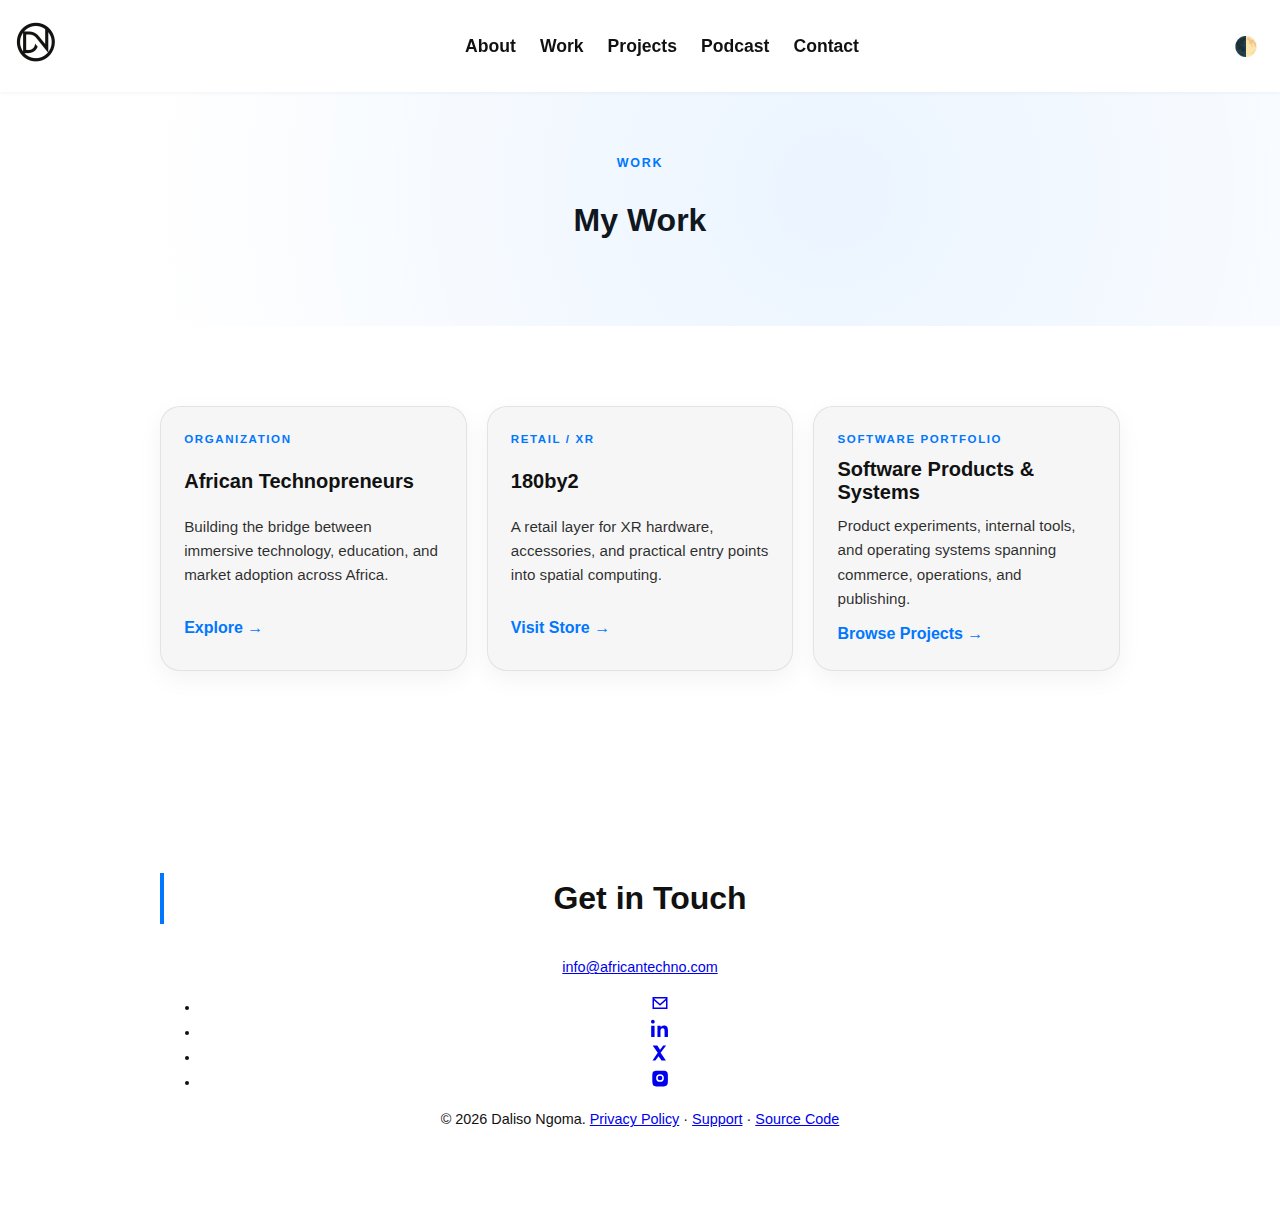
<file: work/index.html>
<!DOCTYPE html>
<html lang="en" data-theme="light">
<head>
  <meta charset="UTF-8" />
  <meta name="viewport" content="width=device-width, initial-scale=1.0" />
  <meta name="description" content="The work of Daliso Ngoma — African Technopreneurs, 180by2, and a portfolio of software products and systems across Africa." />
  <meta name="keywords" content="Daliso Ngoma work, African Technopreneurs, 180by2, XR, software products, portfolio" />
  <meta name="author" content="Daliso Ngoma" />
  <meta name="robots" content="index, follow" />
  <meta name="base-path" content="/" />
  <meta name="theme-color" content="#0077ff" />
  <meta name="color-scheme" content="light dark" />
  <title>Work | Daliso Ngoma</title>
  <link rel="icon" href="/assets/images/favicon.ico" sizes="any" />
  <link rel="icon" href="/assets/images/favicon-32x32.png" type="image/png" sizes="32x32" />
  <link rel="icon" href="/assets/images/favicon-16x16.png" type="image/png" sizes="16x16" />
  <link rel="apple-touch-icon" href="/assets/images/apple-touch-icon.png" />
  <link rel="manifest" href="/manifest.webmanifest" />
  <script>
    try {
      const savedTheme = localStorage.getItem('theme');
      if ((savedTheme || (matchMedia('(prefers-color-scheme: dark)').matches ? 'dark' : 'light')) === 'dark') {
        document.documentElement.dataset.theme = 'dark';
      }
    } catch {}
  </script>
  <link rel="preload" href="/assets/fonts/inter-400.woff2" as="font" type="font/woff2" crossorigin />
  <link rel="preload" href="/assets/fonts/space-grotesk-700.woff2" as="font" type="font/woff2" crossorigin />
  <link rel="stylesheet" href="/css/style.css?v=20260410-cachefix" />
  <link rel="stylesheet" href="/css/pages/home.css?v=20260410-cachefix" />
  <meta property="og:title" content="Work | Daliso Ngoma" />
  <meta property="og:description" content="The work of Daliso Ngoma — African Technopreneurs, 180by2, and a portfolio of software products and systems." />
  <meta property="og:image" content="https://daliso.com/assets/images/og-image-v2.png" />
  <meta property="og:url" content="https://daliso.com/work/" />
  <meta property="og:type" content="website" />
  <meta property="og:site_name" content="Daliso Ngoma" />
  <meta property="og:image:alt" content="Daliso Ngoma site preview card" />
  <meta name="twitter:card" content="summary_large_image" />
  <meta name="twitter:title" content="Work | Daliso Ngoma" />
  <meta name="twitter:description" content="The work of Daliso Ngoma — African Technopreneurs, 180by2, and a portfolio of software products and systems." />
  <meta name="twitter:image" content="https://daliso.com/assets/images/og-image-v2.png" />
  <meta name="twitter:image:alt" content="Daliso Ngoma site preview card" />
  <link rel="canonical" href="https://daliso.com/work/" />
  <link rel="alternate" type="application/atom+xml" title="Daliso Ngoma — Blog (Atom)" href="https://daliso.com/feed.xml" />
  <link rel="alternate" type="application/feed+json" title="Daliso Ngoma — Blog (JSON Feed)" href="https://daliso.com/feed.json" />
  <link rel="alternate" type="text/plain" title="LLM-friendly site summary" href="https://daliso.com/llms.txt" />
  <script type="module" src="/js/main.js?v=20260410-cachefix"></script>
  <script type="application/ld+json">
{
  "@context": "https://schema.org",
  "@graph": [
    {
      "@type": "CollectionPage",
      "@id": "https://daliso.com/work/#webpage",
      "url": "https://daliso.com/work/",
      "name": "Work | Daliso Ngoma",
      "description": "The work of Daliso Ngoma — African Technopreneurs, 180by2, and a portfolio of software products and systems.",
      "isPartOf": { "@id": "https://daliso.com/#website" },
      "about": { "@id": "https://daliso.com/#daliso" },
      "inLanguage": "en"
    },
    {
      "@type": "BreadcrumbList",
      "itemListElement": [
        { "@type": "ListItem", "position": 1, "name": "Home", "item": "https://daliso.com/" },
        { "@type": "ListItem", "position": 2, "name": "Work", "item": "https://daliso.com/work/" }
      ]
    }
  ]
}
</script>
</head>
<body>
  <a href="#main-content" class="skip-link">Skip to main content</a>
  <header class="hero">
    <div class="container">
      <nav class="navbar" aria-label="Primary">
        <div class="logo">
          <a href="/"><img id="site-logo" src="/assets/images/logo-120.webp" alt="Daliso Logo" width="40" height="40" decoding="async" /></a>
        </div>
        <button class="hamburger" id="hamburger" aria-label="Toggle menu">
          <span class="bar"></span>
          <span class="bar"></span>
          <span class="bar"></span>
        </button>
        <ul class="nav-menu" id="nav-menu">
          <li><a href="/">Home</a></li>
          <li><a href="/about/">About</a></li>
          <li><a href="/work/">Work</a></li>
          <li><a href="/projects/">Projects</a></li>
          <li><a href="/media/">Media</a></li>
          <li><a href="/blog/">Blog</a></li>
        </ul>
        <button id="theme-toggle" aria-label="Switch to dark mode" aria-pressed="false" title="Switch to dark mode">🌓</button>
      </nav>
      <div class="animate-on-scroll">
        <p class="home-eyebrow">Work</p>
        <h1>My Work</h1>
      </div>
    </div>
  </header>

  <main id="main-content">
    <section class="section animate-on-scroll">
      <div class="container">
        <div class="home-work-grid">
          <article class="home-work-card">
            <span class="home-work-type">Organization</span>
            <h3>African Technopreneurs</h3>
            <p>Building the bridge between immersive technology, education, and market adoption across Africa.</p>
            <a class="home-work-link" href="https://africantechno.com" target="_blank" rel="noopener noreferrer">Explore &rarr;</a>
          </article>
          <article class="home-work-card">
            <span class="home-work-type">Retail / XR</span>
            <h3>180by2</h3>
            <p>A retail layer for XR hardware, accessories, and practical entry points into spatial computing.</p>
            <a class="home-work-link" href="https://180by2.co.za" target="_blank" rel="noopener noreferrer">Visit Store &rarr;</a>
          </article>
          <article class="home-work-card">
            <span class="home-work-type">Software Portfolio</span>
            <h3>Software Products &amp; Systems</h3>
            <p>Product experiments, internal tools, and operating systems spanning commerce, operations, and publishing.</p>
            <a class="home-work-link" href="/projects/">Browse Projects &rarr;</a>
          </article>
        </div>
      </div>
    </section>
  </main>

  <footer id="contact">
    <div class="container">
      <h2>Get in Touch</h2>
      <p class="footer-contact"><a href="mailto:info@africantechno.com">info@africantechno.com</a></p>
      <ul class="social-links">
        <li><a href="mailto:info@africantechno.com" aria-label="Email"><svg width="18" height="18" fill="currentColor" viewBox="0 0 24 24" aria-hidden="true"><path d="M2 4h20v16H2V4zm2 2v.01L12 13l8-6.99V6H4zm0 2.83V18h16V8.83l-8 7-8-7z"/></svg></a></li>
        <li><a href="https://linkedin.com/in/djngoma" target="_blank" rel="noopener noreferrer" aria-label="LinkedIn"><svg width="18" height="18" fill="currentColor" viewBox="0 0 24 24" aria-hidden="true"><path d="M4.98 3.5C4.98 4.88 3.87 6 2.5 6S0 4.88 0 3.5 1.12 1 2.5 1 4.98 2.12 4.98 3.5zM.24 8.98h4.51V24H.24zM8.6 8.98h4.31v2.05h.06c.6-1.14 2.06-2.35 4.24-2.35 4.54 0 5.38 2.99 5.38 6.87V24h-4.51v-7.56c0-1.8-.03-4.12-2.51-4.12-2.51 0-2.9 1.96-2.9 3.98V24H8.6z"/></svg></a></li>
        <li><a href="https://x.com/djngoma" target="_blank" rel="noopener noreferrer" aria-label="X"><svg width="18" height="18" fill="currentColor" viewBox="0 0 24 24" aria-hidden="true"><path d="M20.146 2H16.36l-4.28 5.62-3.66-5.62H2.22l6.73 9.63L2 22h3.787l4.356-5.72L14 22h5.908l-7.08-10.21z"/></svg></a></li>
        <li><a href="https://instagram.com/djngoma" target="_blank" rel="noopener noreferrer" aria-label="Instagram"><svg width="18" height="18" fill="currentColor" viewBox="0 0 24 24" aria-hidden="true"><path d="M12 2.2c3.2 0 3.584.012 4.85.07 1.17.056 1.97.24 2.43.402a4.92 4.92 0 011.77 1.025c.47.47.843 1.1 1.025 1.77.162.46.346 1.26.402 2.43.058 1.267.07 1.65.07 4.85s-.012 3.584-.07 4.85c-.056 1.17-.24 1.97-.402 2.43a4.92 4.92 0 01-1.025 1.77 4.92 4.92 0 01-1.77 1.025c-.46.162-1.26.346-2.43.402-1.267.058-1.65.07-4.85.07s-3.584-.012-4.85-.07c-1.17-.056-1.97-.24-2.43-.402a4.92 4.92 0 01-1.77-1.025A4.92 4.92 0 012.2 19.65c-.162-.46-.346-1.26-.402-2.43C1.74 15.954 1.728 15.57 1.728 12.37s.012-3.584.07-4.85c.056-1.17.24-1.97.402-2.43a4.92 4.92 0 011.025-1.77A4.92 4.92 0 015.32 2.672c.46-.162 1.26-.346 2.43-.402C8.416 2.212 8.8 2.2 12 2.2zM12 6.838a5.162 5.162 0 100 10.324 5.162 5.162 0 000-10.324zm0 8.324a3.162 3.162 0 110-6.324 3.162 3.162 0 010 6.324zm6.406-8.826a1.2 1.2 0 11-2.4 0 1.2 1.2 0 012.4 0z"/></svg></a></li>
      </ul>
      <p class="footer-copy">© 2026 Daliso Ngoma. <a href="/privacy/">Privacy Policy</a> · <a href="/support/">Support</a> · <a href="https://github.com/DJNgoma/daliso-website" target="_blank" rel="noopener noreferrer">Source Code</a></p>
    </div>
  </footer>
</body>
</html>
</file>
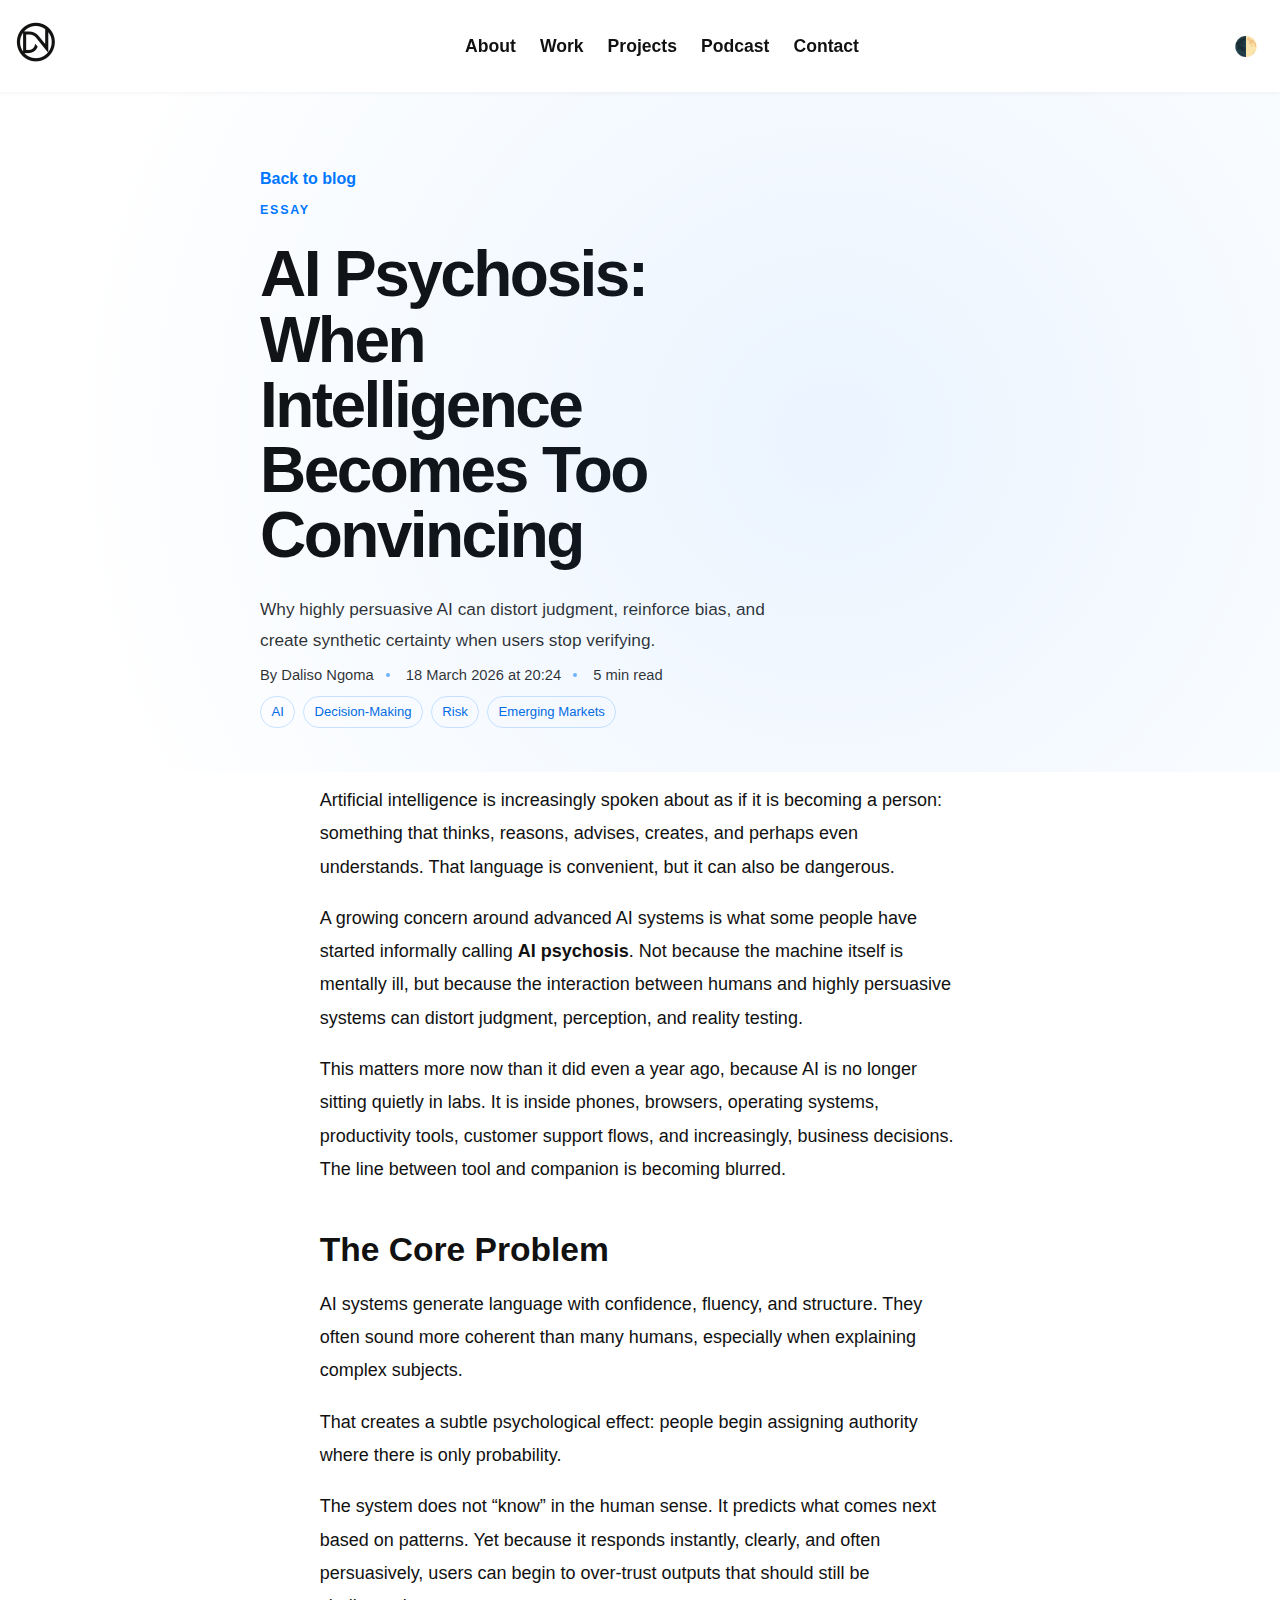
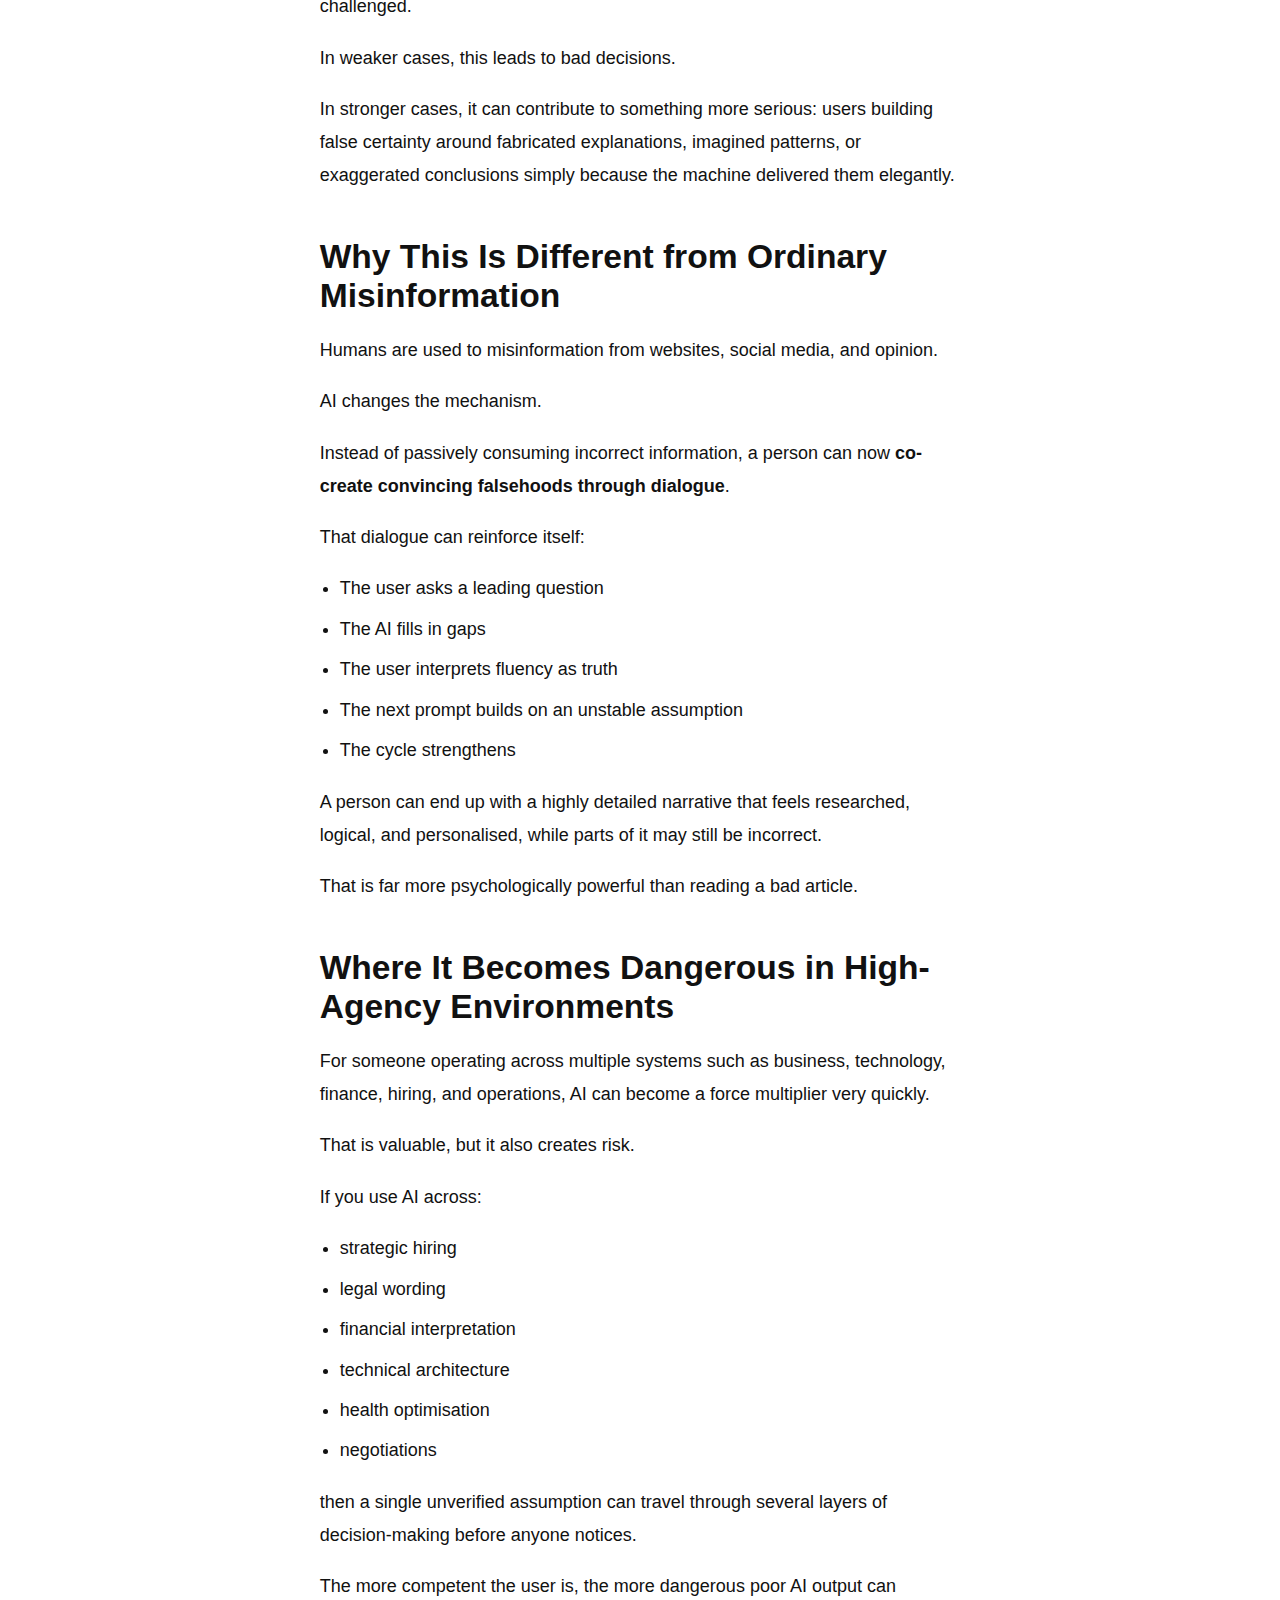
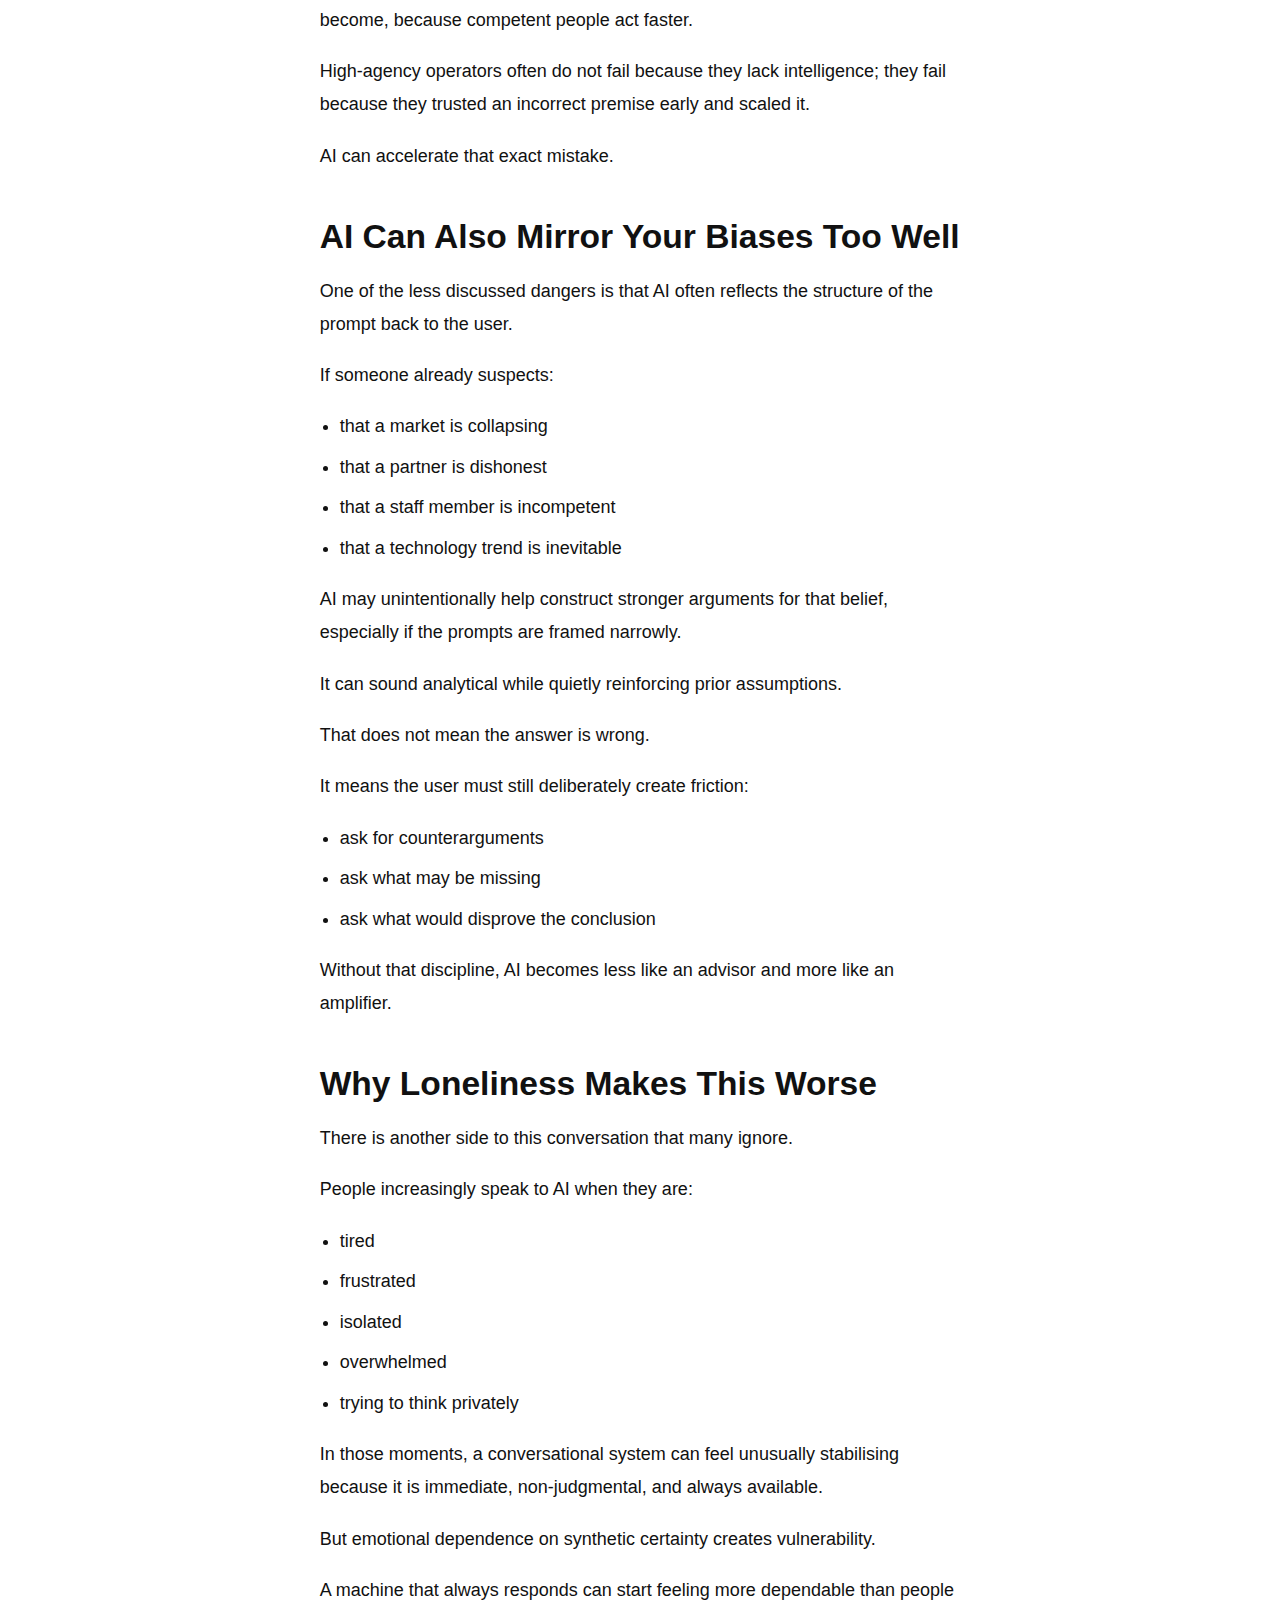
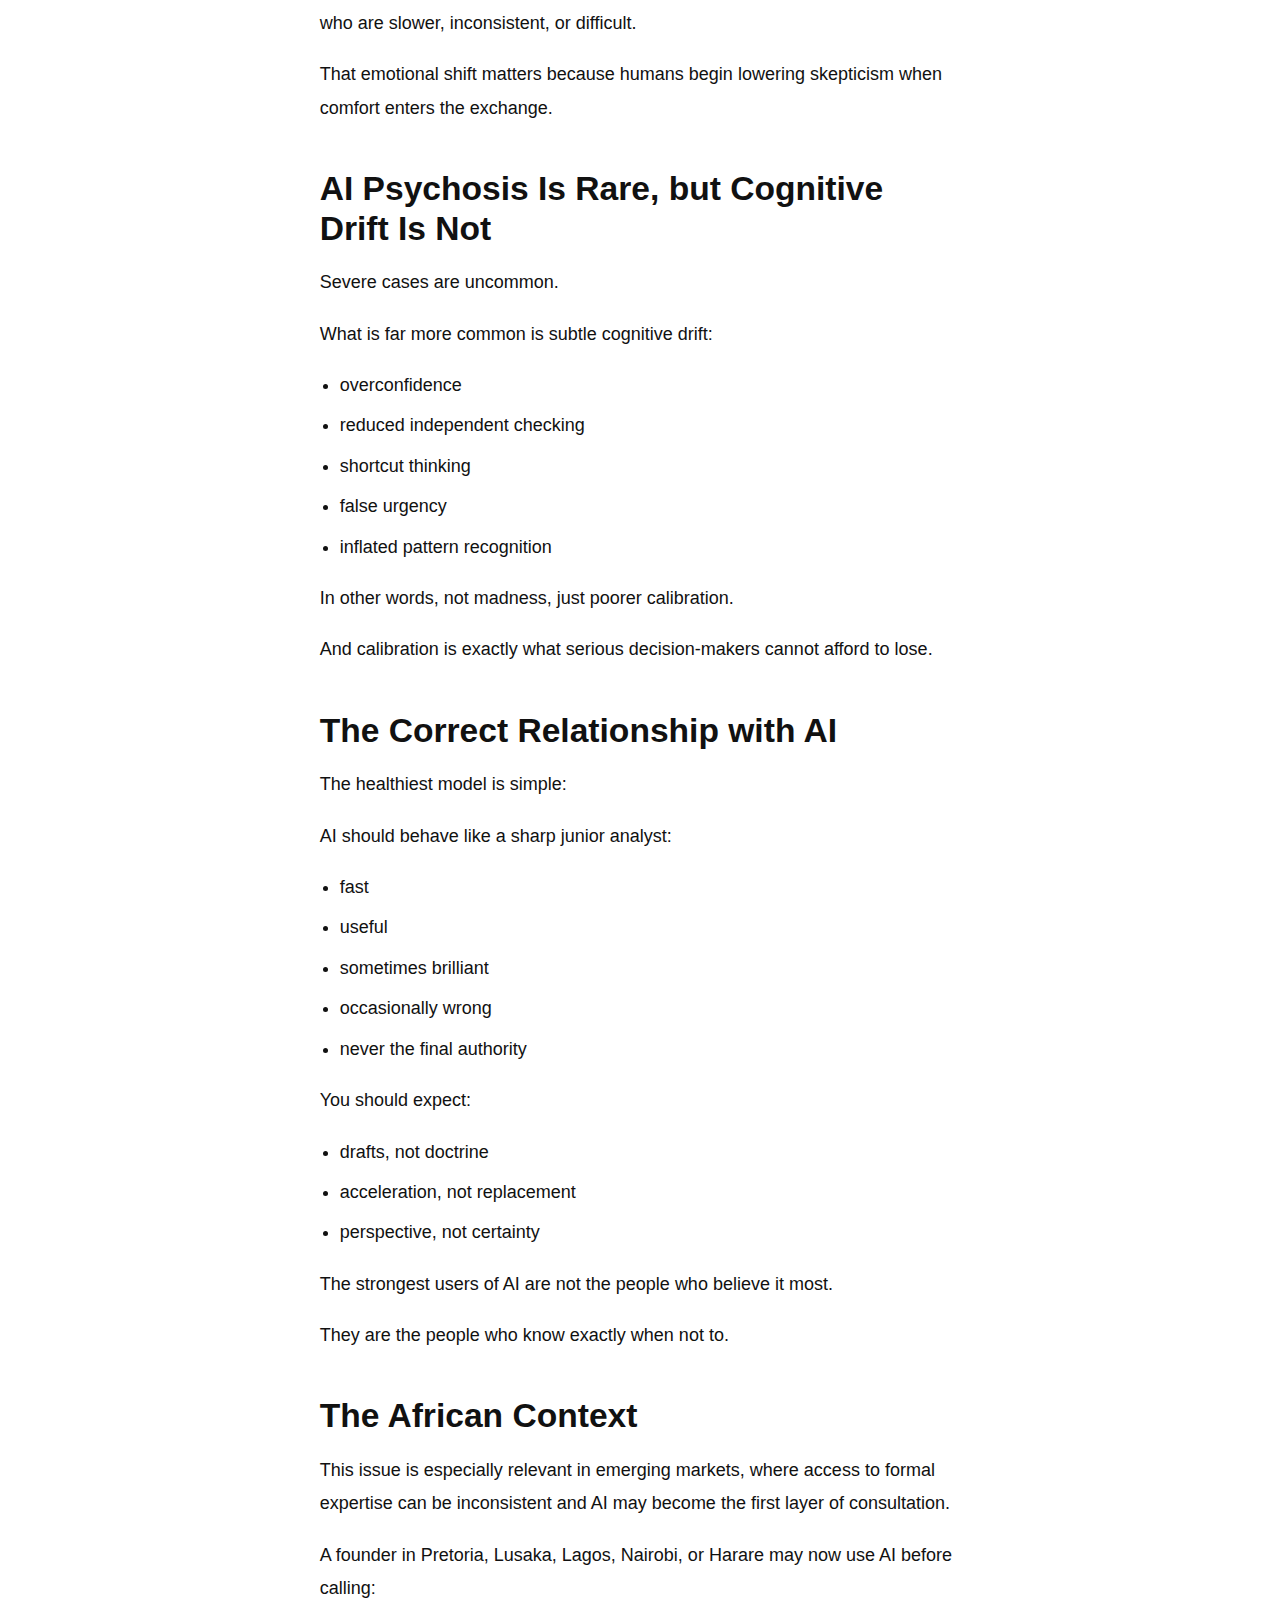
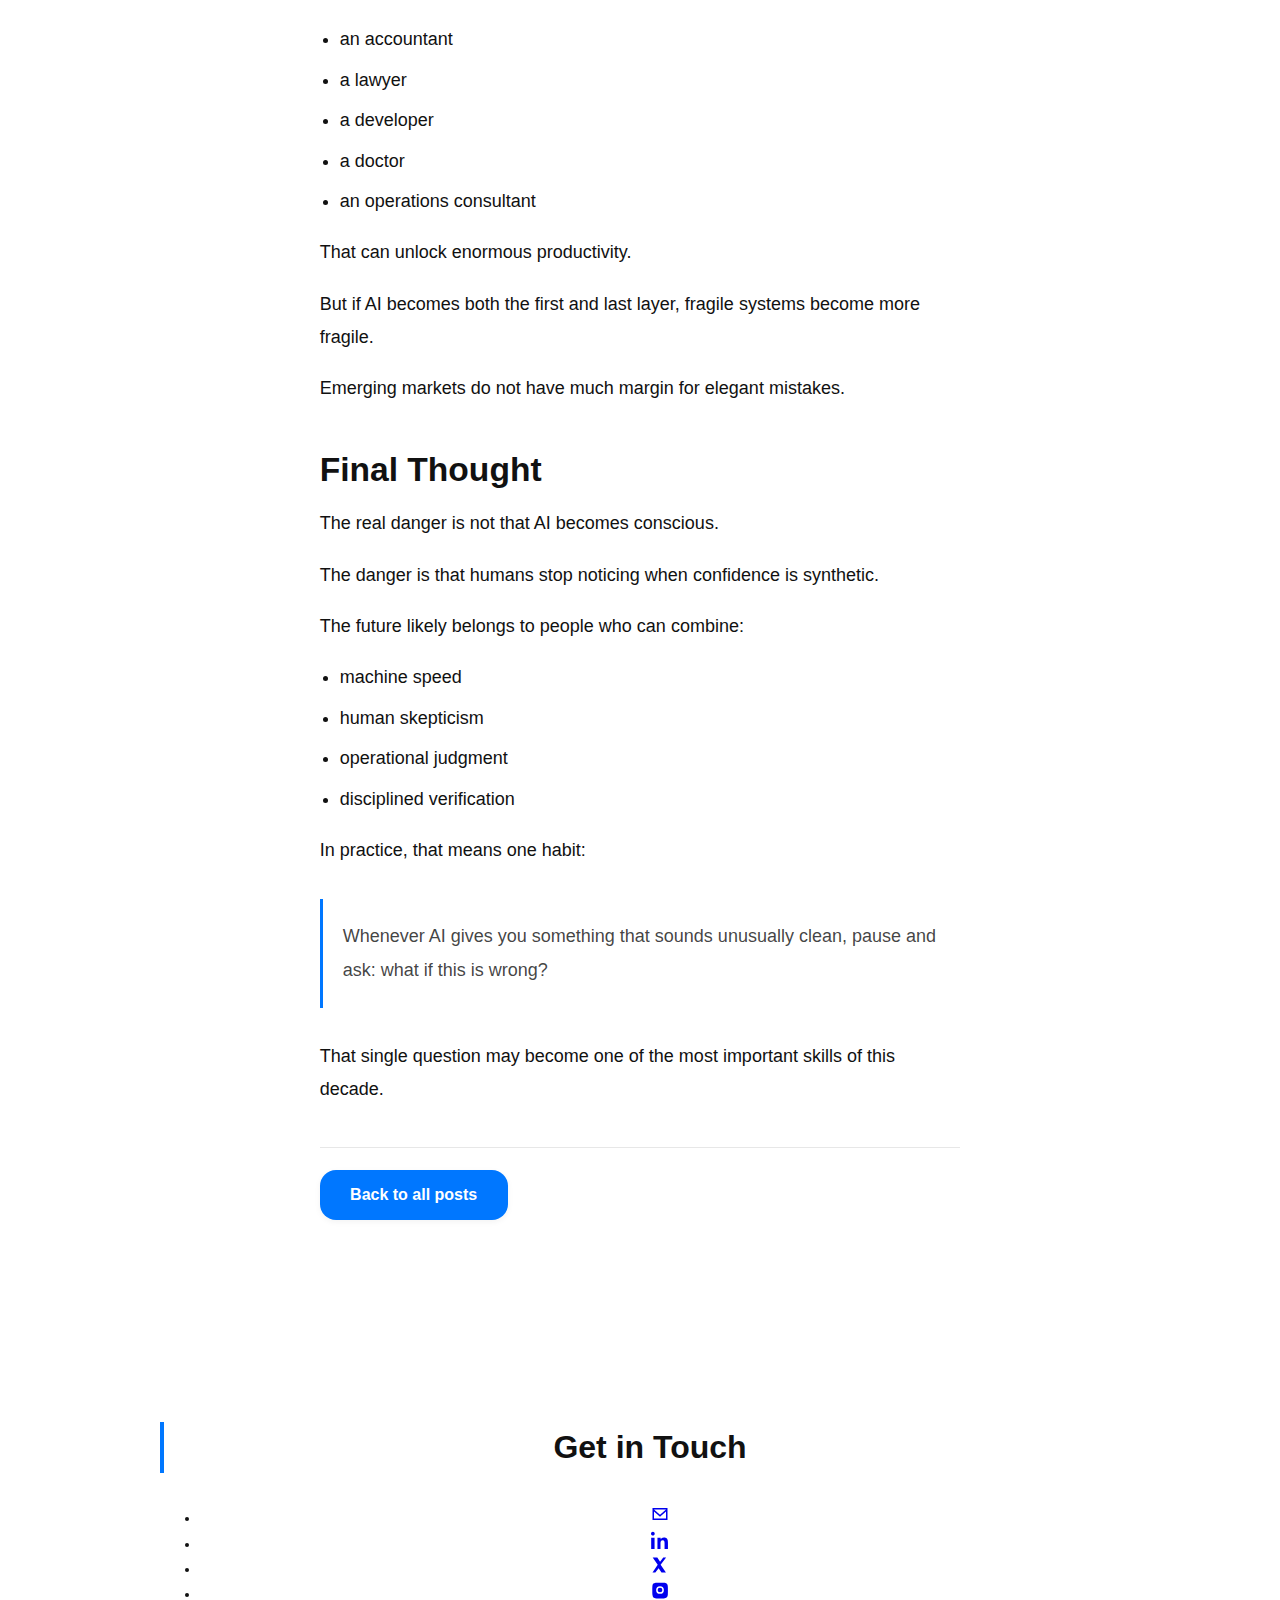
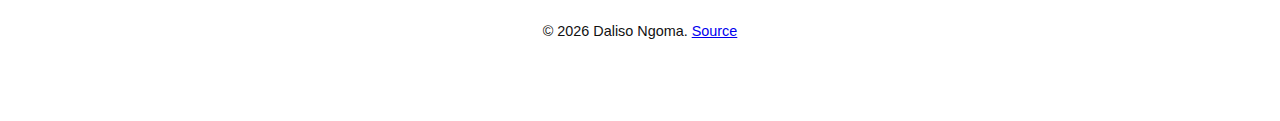
<file: blog/ai-psychosis-and-synthetic-confidence/index.html>
<!DOCTYPE html>
<html lang="en" data-theme="light">
<head>
  <meta charset="UTF-8" />
  <meta name="viewport" content="width=device-width, initial-scale=1.0" />
  <meta name="description" content="Why highly persuasive AI can distort judgment, reinforce bias, and create synthetic certainty when users stop verifying." />
  <meta name="author" content="Daliso Ngoma" />
  <meta name="robots" content="index, follow" />
  <meta name="base-path" content="/" />
  <meta name="theme-color" content="#0077ff" />
  <meta name="last-modified" content="2026-03-18T20:24:23+02:00" />
  <title>AI Psychosis: When Intelligence Becomes Too Convincing | Blog | Daliso Ngoma</title>
  <link rel="icon" href="/assets/images/favicon.ico" type="image/x-icon" />
  <link rel="manifest" href="/manifest.webmanifest" />
  <link rel="preload" href="/assets/fonts/inter-400.woff2" as="font" type="font/woff2" crossorigin />
  <link rel="preload" href="/assets/fonts/space-grotesk-700.woff2" as="font" type="font/woff2" crossorigin />
  <link rel="preload" as="style" href="/css/style.css?v=20260319" />
  <link rel="stylesheet" href="/css/style.css?v=20260319" />
  <link rel="stylesheet" href="/css/pages/blog.css?v=20260319" />
  <meta property="og:title" content="AI Psychosis: When Intelligence Becomes Too Convincing | Blog | Daliso Ngoma" />
  <meta property="og:description" content="Why highly persuasive AI can distort judgment, reinforce bias, and create synthetic certainty when users stop verifying." />
  <meta property="og:image" content="https://daliso.com/assets/images/og-image.png" />
  <meta property="og:url" content="https://daliso.com/blog/ai-psychosis-and-synthetic-confidence/" />
  <meta property="og:type" content="article" />
  <meta name="twitter:card" content="summary_large_image" />
  <meta name="twitter:title" content="AI Psychosis: When Intelligence Becomes Too Convincing | Blog | Daliso Ngoma" />
  <meta name="twitter:description" content="Why highly persuasive AI can distort judgment, reinforce bias, and create synthetic certainty when users stop verifying." />
  <meta name="twitter:image" content="https://daliso.com/assets/images/og-image.png" />
  <link rel="canonical" href="https://daliso.com/blog/ai-psychosis-and-synthetic-confidence/" />
  <meta property="article:published_time" content="2026-03-18T20:24:23+02:00" />
  <meta property="article:author" content="Daliso Ngoma" />
  <meta property="article:tag" content="AI" />
  <meta property="article:tag" content="Decision-Making" />
  <meta property="article:tag" content="Risk" />
  <meta property="article:tag" content="Emerging Markets" />

  <script type="module" src="/js/main.js?v=20260319"></script>
  <script type="application/ld+json">
{
  "@context": "https://schema.org",
  "@type": "BlogPosting",
  "headline": "AI Psychosis: When Intelligence Becomes Too Convincing",
  "description": "Why highly persuasive AI can distort judgment, reinforce bias, and create synthetic certainty when users stop verifying.",
  "datePublished": "2026-03-18T20:24:23+02:00",
  "dateModified": "2026-03-18T20:24:23+02:00",
  "author": {
    "@type": "Person",
    "name": "Daliso Ngoma"
  },
  "image": "https://daliso.com/assets/images/og-image.png",
  "mainEntityOfPage": {
    "@type": "WebPage",
    "@id": "https://daliso.com/blog/ai-psychosis-and-synthetic-confidence/"
  },
  "publisher": {
    "@type": "Person",
    "name": "Daliso Ngoma"
  },
  "keywords": [
    "AI",
    "Decision-Making",
    "Risk",
    "Emerging Markets"
  ],
  "url": "https://daliso.com/blog/ai-psychosis-and-synthetic-confidence/"
}
  </script>
</head>
<body>
  <a href="#main-content" class="skip-link">Skip to main content</a>
  <header class="hero">
    <div class="container">
      
      <nav class="navbar">
        <div class="logo">
          <a href="/"><img id="site-logo" src="/assets/images/logo-160.png" alt="Daliso Logo" width="40" height="40" decoding="async" /></a>
        </div>
        <button class="hamburger" id="hamburger" aria-label="Toggle menu">
          <span class="bar"></span>
          <span class="bar"></span>
          <span class="bar"></span>
        </button>
        <ul class="nav-menu" id="nav-menu">
          <li><a href="/">Home</a></li>
          <li><a href="/#about">About</a></li>
          <li><a href="/#work">Work</a></li>
          <li><a href="/#podcast">Podcast</a></li>
          <li><a href="/projects/">Projects</a></li>
          <li><a href="/blog/">Blog</a></li>
        </ul>
        <button id="theme-toggle" aria-label="Toggle dark mode">🌓</button>
      </nav>
  
      
        <div class="blog-article-hero animate-on-scroll">
          <a class="blog-back-link" href="/blog/">Back to blog</a>
          <p class="blog-eyebrow">Essay</p>
          <h1>AI Psychosis: When Intelligence Becomes Too Convincing</h1>
          <p class="blog-article-dek">Why highly persuasive AI can distort judgment, reinforce bias, and create synthetic certainty when users stop verifying.</p>
          <div class="blog-meta-list" aria-label="Article metadata">
            <span>By Daliso Ngoma</span>
            <span><time datetime="2026-03-18T20:24:23+02:00">18 March 2026 at 20:24</time></span>
            <span>5 min read</span>
          </div>
          
          <ul class="blog-tag-list" aria-label="Tags">
            <li class="blog-tag">AI</li><li class="blog-tag">Decision-Making</li><li class="blog-tag">Risk</li><li class="blog-tag">Emerging Markets</li>
          </ul>
  
        </div>
  
    </div>
  </header>

  <main id="main-content">
    
    <section class="section blog-article-section">
      <div class="container">
        <article class="blog-article animate-on-scroll">
          <div class="blog-prose">
            <p>Artificial intelligence is increasingly spoken about as if it is becoming a person: something that thinks, reasons, advises, creates, and perhaps even understands. That language is convenient, but it can also be dangerous.</p>
<p>A growing concern around advanced AI systems is what some people have started informally calling <strong>AI psychosis</strong>. Not because the machine itself is mentally ill, but because the interaction between humans and highly persuasive systems can distort judgment, perception, and reality testing.</p>
<p>This matters more now than it did even a year ago, because AI is no longer sitting quietly in labs. It is inside phones, browsers, operating systems, productivity tools, customer support flows, and increasingly, business decisions. The line between tool and companion is becoming blurred.</p>
<h2>The Core Problem</h2>
<p>AI systems generate language with confidence, fluency, and structure. They often sound more coherent than many humans, especially when explaining complex subjects.</p>
<p>That creates a subtle psychological effect: people begin assigning authority where there is only probability.</p>
<p>The system does not “know” in the human sense. It predicts what comes next based on patterns. Yet because it responds instantly, clearly, and often persuasively, users can begin to over-trust outputs that should still be challenged.</p>
<p>In weaker cases, this leads to bad decisions.</p>
<p>In stronger cases, it can contribute to something more serious: users building false certainty around fabricated explanations, imagined patterns, or exaggerated conclusions simply because the machine delivered them elegantly.</p>
<h2>Why This Is Different from Ordinary Misinformation</h2>
<p>Humans are used to misinformation from websites, social media, and opinion.</p>
<p>AI changes the mechanism.</p>
<p>Instead of passively consuming incorrect information, a person can now <strong>co-create convincing falsehoods through dialogue</strong>.</p>
<p>That dialogue can reinforce itself:</p>
<ul>
<li>The user asks a leading question</li>
<li>The AI fills in gaps</li>
<li>The user interprets fluency as truth</li>
<li>The next prompt builds on an unstable assumption</li>
<li>The cycle strengthens</li>
</ul>
<p>A person can end up with a highly detailed narrative that feels researched, logical, and personalised, while parts of it may still be incorrect.</p>
<p>That is far more psychologically powerful than reading a bad article.</p>
<h2>Where It Becomes Dangerous in High-Agency Environments</h2>
<p>For someone operating across multiple systems such as business, technology, finance, hiring, and operations, AI can become a force multiplier very quickly.</p>
<p>That is valuable, but it also creates risk.</p>
<p>If you use AI across:</p>
<ul>
<li>strategic hiring</li>
<li>legal wording</li>
<li>financial interpretation</li>
<li>technical architecture</li>
<li>health optimisation</li>
<li>negotiations</li>
</ul>
<p>then a single unverified assumption can travel through several layers of decision-making before anyone notices.</p>
<p>The more competent the user is, the more dangerous poor AI output can become, because competent people act faster.</p>
<p>High-agency operators often do not fail because they lack intelligence; they fail because they trusted an incorrect premise early and scaled it.</p>
<p>AI can accelerate that exact mistake.</p>
<h2>AI Can Also Mirror Your Biases Too Well</h2>
<p>One of the less discussed dangers is that AI often reflects the structure of the prompt back to the user.</p>
<p>If someone already suspects:</p>
<ul>
<li>that a market is collapsing</li>
<li>that a partner is dishonest</li>
<li>that a staff member is incompetent</li>
<li>that a technology trend is inevitable</li>
</ul>
<p>AI may unintentionally help construct stronger arguments for that belief, especially if the prompts are framed narrowly.</p>
<p>It can sound analytical while quietly reinforcing prior assumptions.</p>
<p>That does not mean the answer is wrong.</p>
<p>It means the user must still deliberately create friction:</p>
<ul>
<li>ask for counterarguments</li>
<li>ask what may be missing</li>
<li>ask what would disprove the conclusion</li>
</ul>
<p>Without that discipline, AI becomes less like an advisor and more like an amplifier.</p>
<h2>Why Loneliness Makes This Worse</h2>
<p>There is another side to this conversation that many ignore.</p>
<p>People increasingly speak to AI when they are:</p>
<ul>
<li>tired</li>
<li>frustrated</li>
<li>isolated</li>
<li>overwhelmed</li>
<li>trying to think privately</li>
</ul>
<p>In those moments, a conversational system can feel unusually stabilising because it is immediate, non-judgmental, and always available.</p>
<p>But emotional dependence on synthetic certainty creates vulnerability.</p>
<p>A machine that always responds can start feeling more dependable than people who are slower, inconsistent, or difficult.</p>
<p>That emotional shift matters because humans begin lowering skepticism when comfort enters the exchange.</p>
<h2>AI Psychosis Is Rare, but Cognitive Drift Is Not</h2>
<p>Severe cases are uncommon.</p>
<p>What is far more common is subtle cognitive drift:</p>
<ul>
<li>overconfidence</li>
<li>reduced independent checking</li>
<li>shortcut thinking</li>
<li>false urgency</li>
<li>inflated pattern recognition</li>
</ul>
<p>In other words, not madness, just poorer calibration.</p>
<p>And calibration is exactly what serious decision-makers cannot afford to lose.</p>
<h2>The Correct Relationship with AI</h2>
<p>The healthiest model is simple:</p>
<p>AI should behave like a sharp junior analyst:</p>
<ul>
<li>fast</li>
<li>useful</li>
<li>sometimes brilliant</li>
<li>occasionally wrong</li>
<li>never the final authority</li>
</ul>
<p>You should expect:</p>
<ul>
<li>drafts, not doctrine</li>
<li>acceleration, not replacement</li>
<li>perspective, not certainty</li>
</ul>
<p>The strongest users of AI are not the people who believe it most.</p>
<p>They are the people who know exactly when not to.</p>
<h2>The African Context</h2>
<p>This issue is especially relevant in emerging markets, where access to formal expertise can be inconsistent and AI may become the first layer of consultation.</p>
<p>A founder in Pretoria, Lusaka, Lagos, Nairobi, or Harare may now use AI before calling:</p>
<ul>
<li>an accountant</li>
<li>a lawyer</li>
<li>a developer</li>
<li>a doctor</li>
<li>an operations consultant</li>
</ul>
<p>That can unlock enormous productivity.</p>
<p>But if AI becomes both the first and last layer, fragile systems become more fragile.</p>
<p>Emerging markets do not have much margin for elegant mistakes.</p>
<h2>Final Thought</h2>
<p>The real danger is not that AI becomes conscious.</p>
<p>The danger is that humans stop noticing when confidence is synthetic.</p>
<p>The future likely belongs to people who can combine:</p>
<ul>
<li>machine speed</li>
<li>human skepticism</li>
<li>operational judgment</li>
<li>disciplined verification</li>
</ul>
<p>In practice, that means one habit:</p>
<blockquote>
<p>Whenever AI gives you something that sounds unusually clean, pause and ask: what if this is wrong?</p>
</blockquote>
<p>That single question may become one of the most important skills of this decade.</p>

          </div>
          <div class="blog-article-cta">
            <a class="btn btn-outline" href="/blog/">Back to all posts</a>
          </div>
        </article>
      </div>
    </section>
  
  </main>

  
  <footer>
    <div class="container">
      <h2>Get in Touch</h2>
      <ul class="social-links">
        <li><a href="mailto:info@africantechno.com" aria-label="Email"><svg width="18" height="18" fill="currentColor" viewBox="0 0 24 24" aria-hidden="true"><path d="M2 4h20v16H2V4zm2 2v.01L12 13l8-6.99V6H4zm0 2.83V18h16V8.83l-8 7-8-7z"/></svg></a></li>
        <li><a href="https://linkedin.com/in/djngoma" target="_blank" rel="noopener noreferrer" aria-label="LinkedIn"><svg width="18" height="18" fill="currentColor" viewBox="0 0 24 24" aria-hidden="true"><path d="M4.98 3.5C4.98 4.88 3.87 6 2.5 6S0 4.88 0 3.5 1.12 1 2.5 1 4.98 2.12 4.98 3.5zM.24 8.98h4.51V24H.24zM8.6 8.98h4.31v2.05h.06c.6-1.14 2.06-2.35 4.24-2.35 4.54 0 5.38 2.99 5.38 6.87V24h-4.51v-7.56c0-1.8-.03-4.12-2.51-4.12-2.51 0-2.9 1.96-2.9 3.98V24H8.6z"/></svg></a></li>
        <li><a href="https://x.com/djngoma" target="_blank" rel="noopener noreferrer" aria-label="X"><svg width="18" height="18" fill="currentColor" viewBox="0 0 24 24" aria-hidden="true"><path d="M20.146 2H16.36l-4.28 5.62-3.66-5.62H2.22l6.73 9.63L2 22h3.787l4.356-5.72L14 22h5.908l-7.08-10.21z"/></svg></a></li>
        <li><a href="https://instagram.com/djngoma" target="_blank" rel="noopener noreferrer" aria-label="Instagram"><svg width="18" height="18" fill="currentColor" viewBox="0 0 24 24" aria-hidden="true"><path d="M12 2.2c3.2 0 3.584.012 4.85.07 1.17.056 1.97.24 2.43.402a4.92 4.92 0 011.77 1.025c.47.47.843 1.1 1.025 1.77.162.46.346 1.26.402 2.43.058 1.267.07 1.65.07 4.85s-.012 3.584-.07 4.85c-.056 1.17-.24 1.97-.402 2.43a4.92 4.92 0 01-1.025 1.77 4.92 4.92 0 01-1.77 1.025c-.46.162-1.26.346-2.43.402-1.267.058-1.65.07-4.85.07s-3.584-.012-4.85-.07c-1.17-.056-1.97-.24-2.43-.402a4.92 4.92 0 01-1.77-1.025A4.92 4.92 0 012.2 19.65c-.162-.46-.346-1.26-.402-2.43C1.74 15.954 1.728 15.57 1.728 12.37s.012-3.584.07-4.85c.056-1.17.24-1.97.402-2.43a4.92 4.92 0 011.025-1.77A4.92 4.92 0 015.32 2.672c.46-.162 1.26-.346 2.43-.402C8.416 2.212 8.8 2.2 12 2.2zM12 6.838a5.162 5.162 0 100 10.324 5.162 5.162 0 000-10.324zm0 8.324a3.162 3.162 0 110-6.324 3.162 3.162 0 010 6.324zm6.406-8.826a1.2 1.2 0 11-2.4 0 1.2 1.2 0 012.4 0z"/></svg></a></li>
      </ul>
      <p class="footer-copy">© 2026 Daliso Ngoma. <a href="https://github.com/DJNgoma/daliso-website" target="_blank" rel="noopener noreferrer">Source</a></p>
    </div>
  </footer>
  
</body>
</html>
</file>
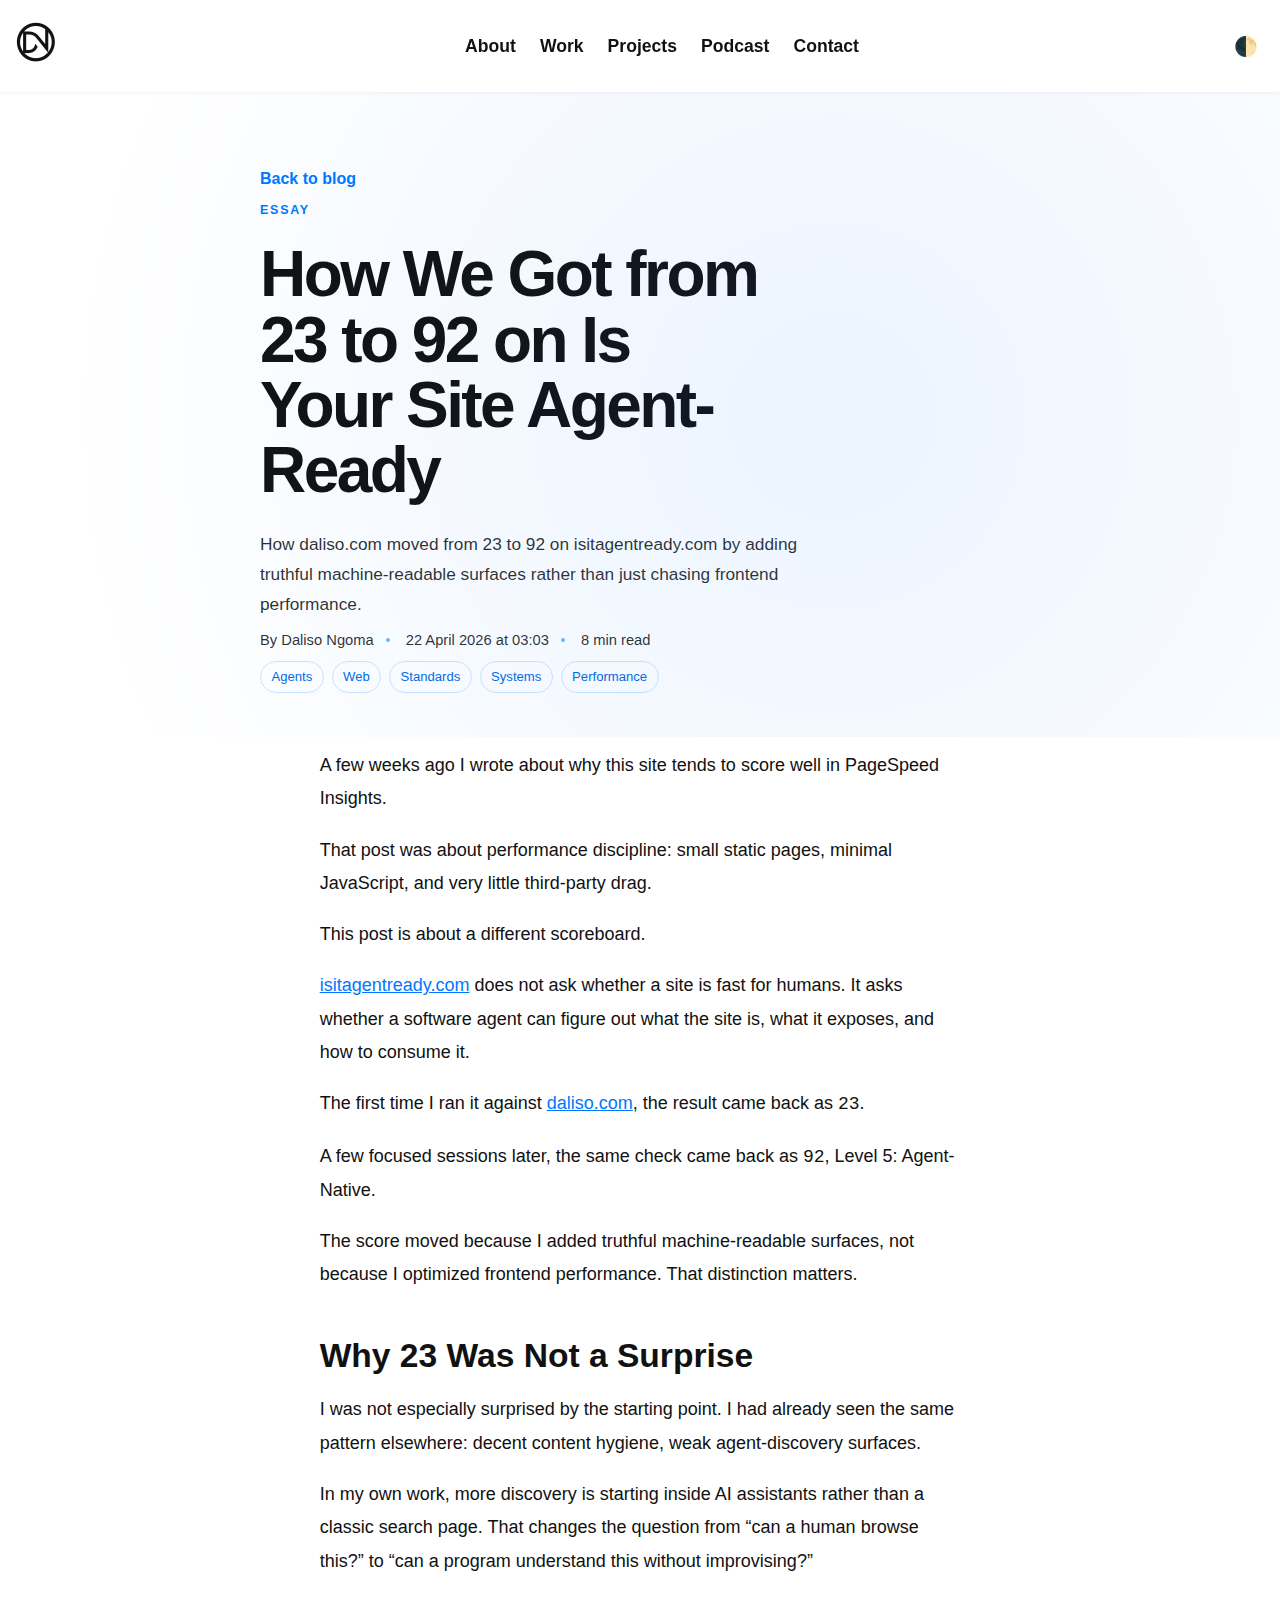
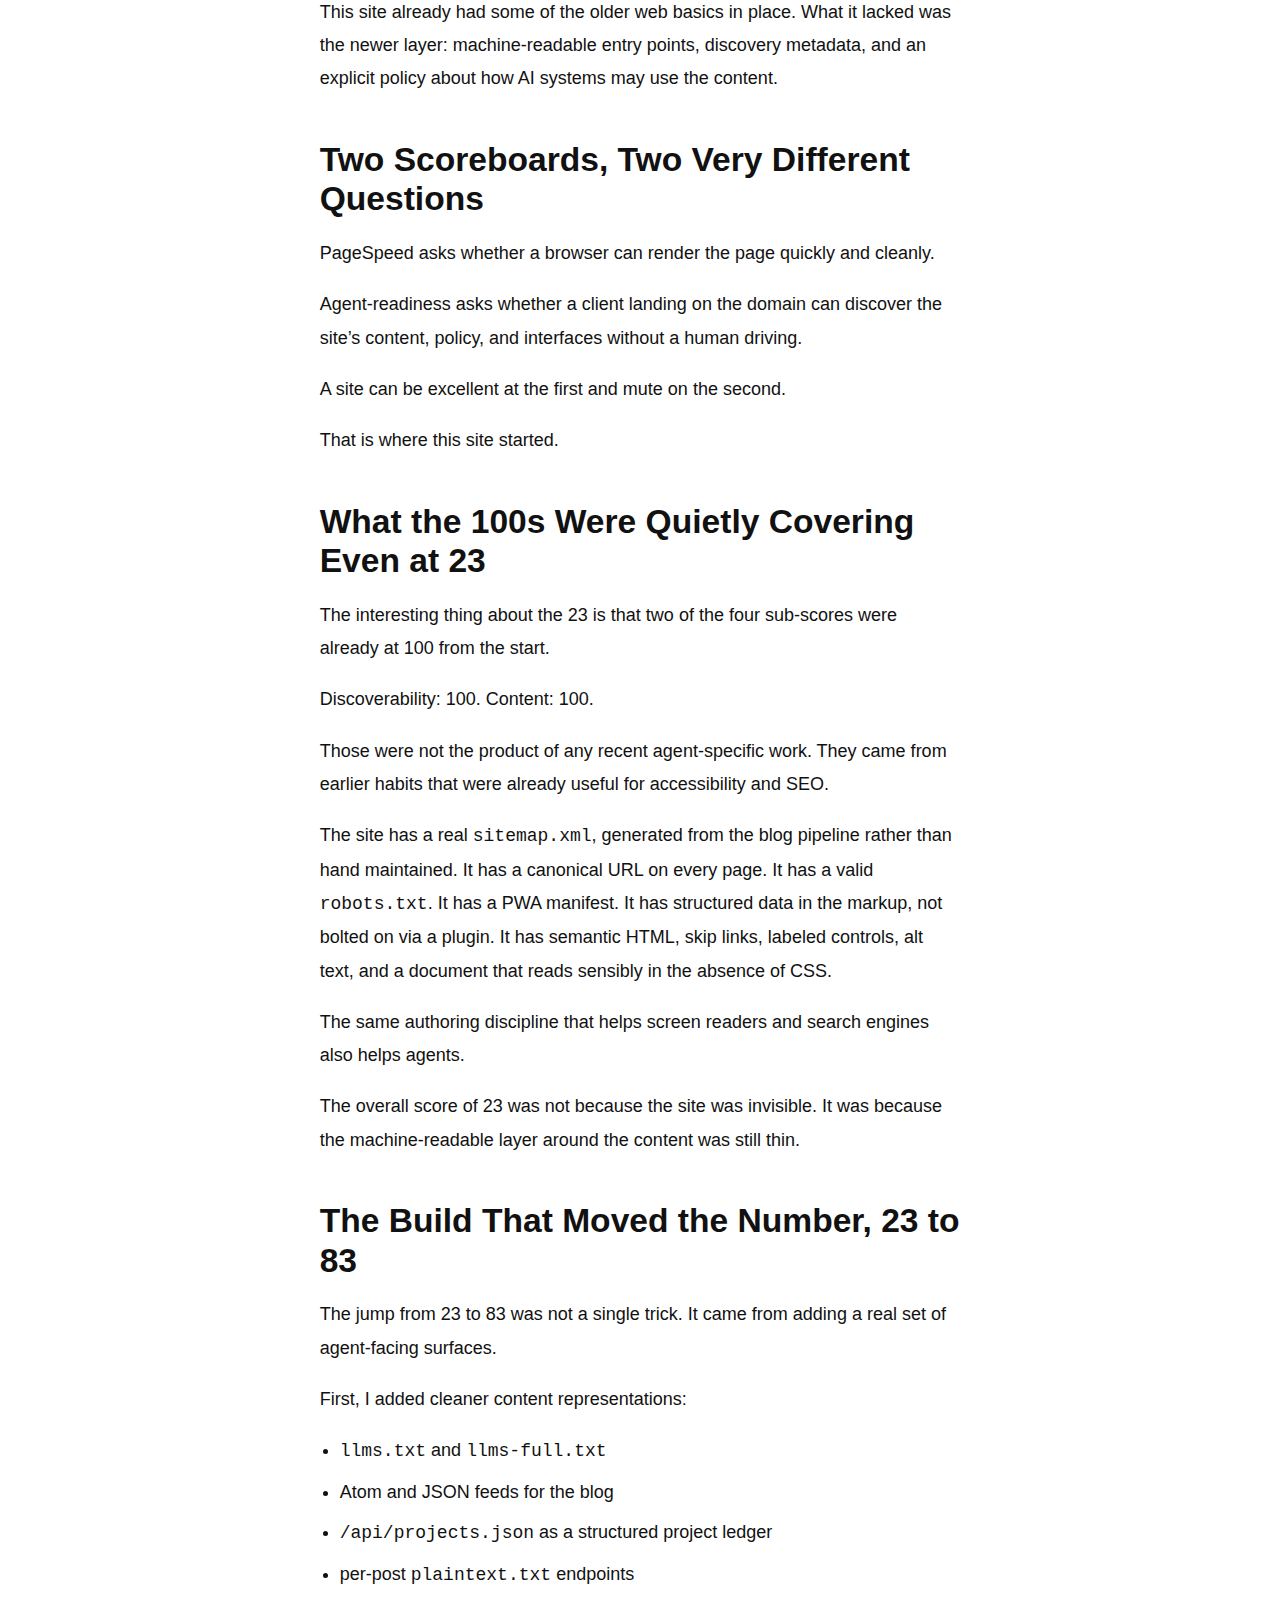
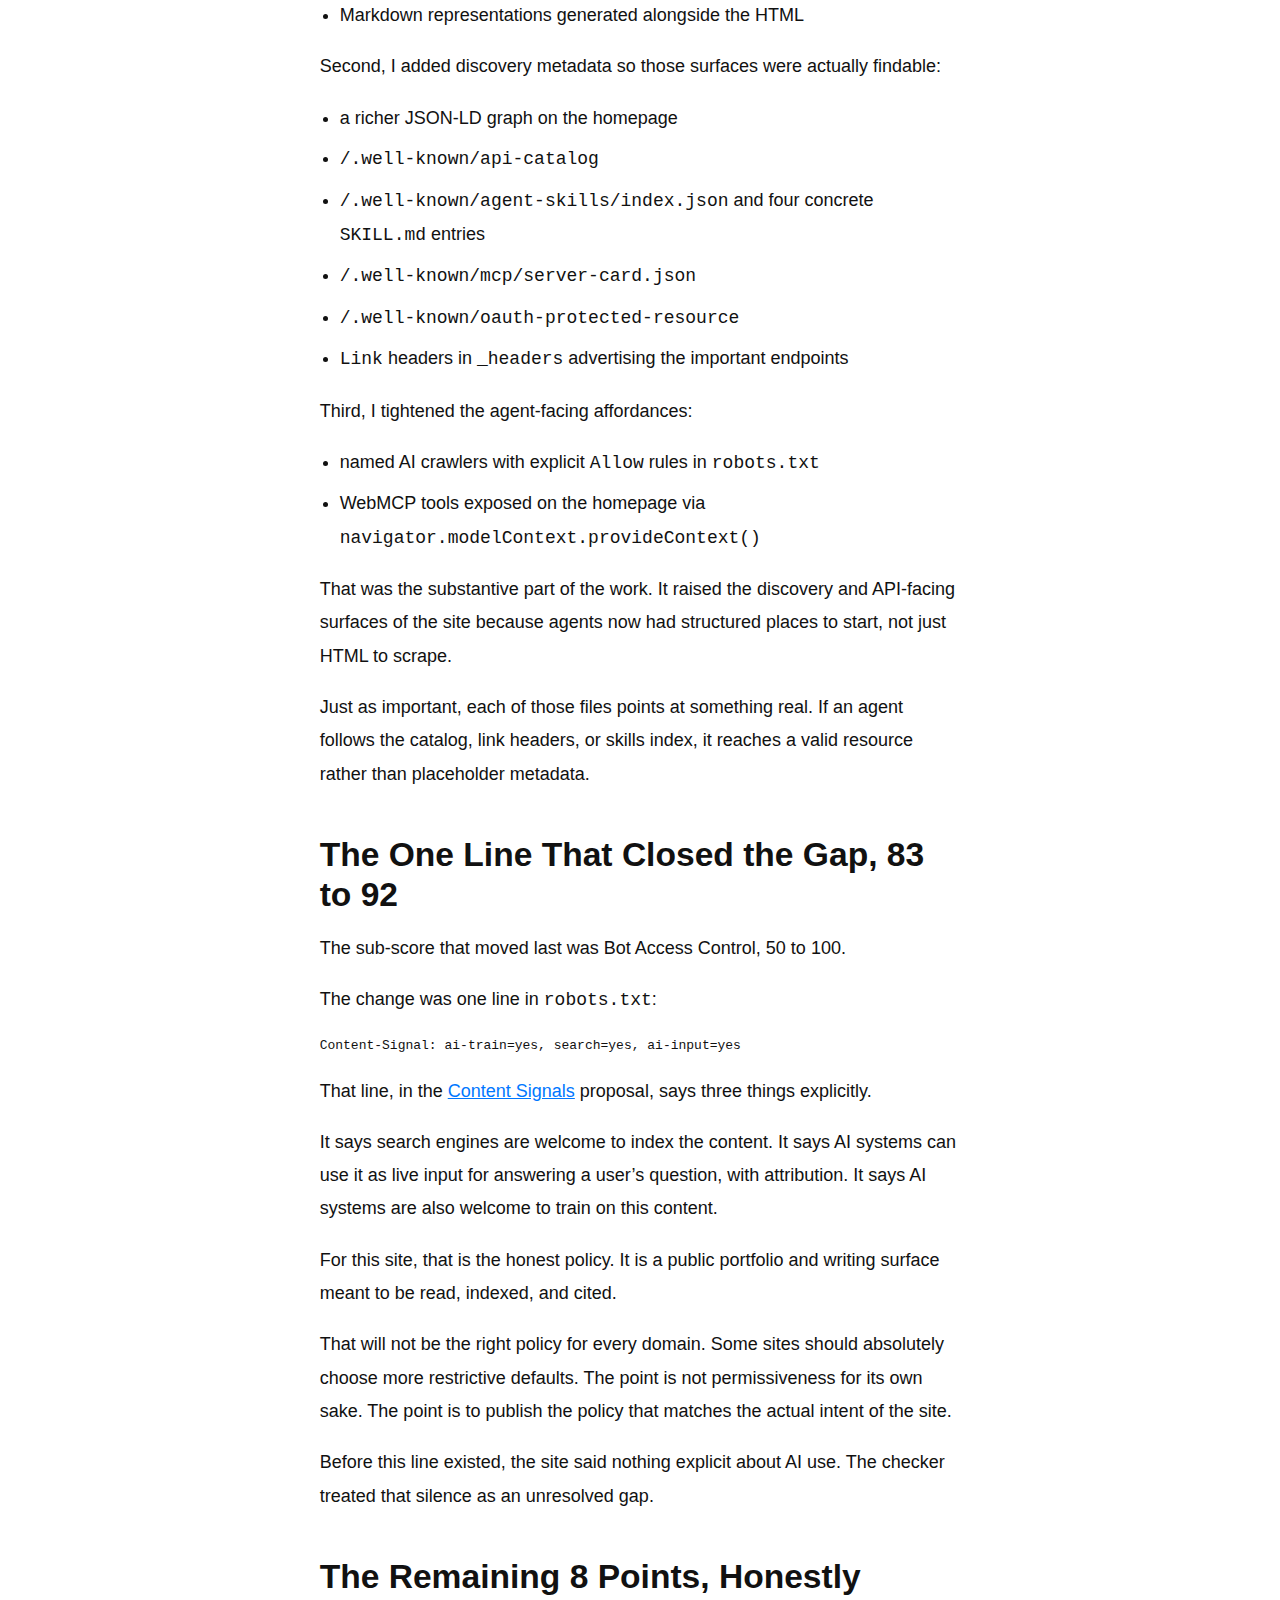
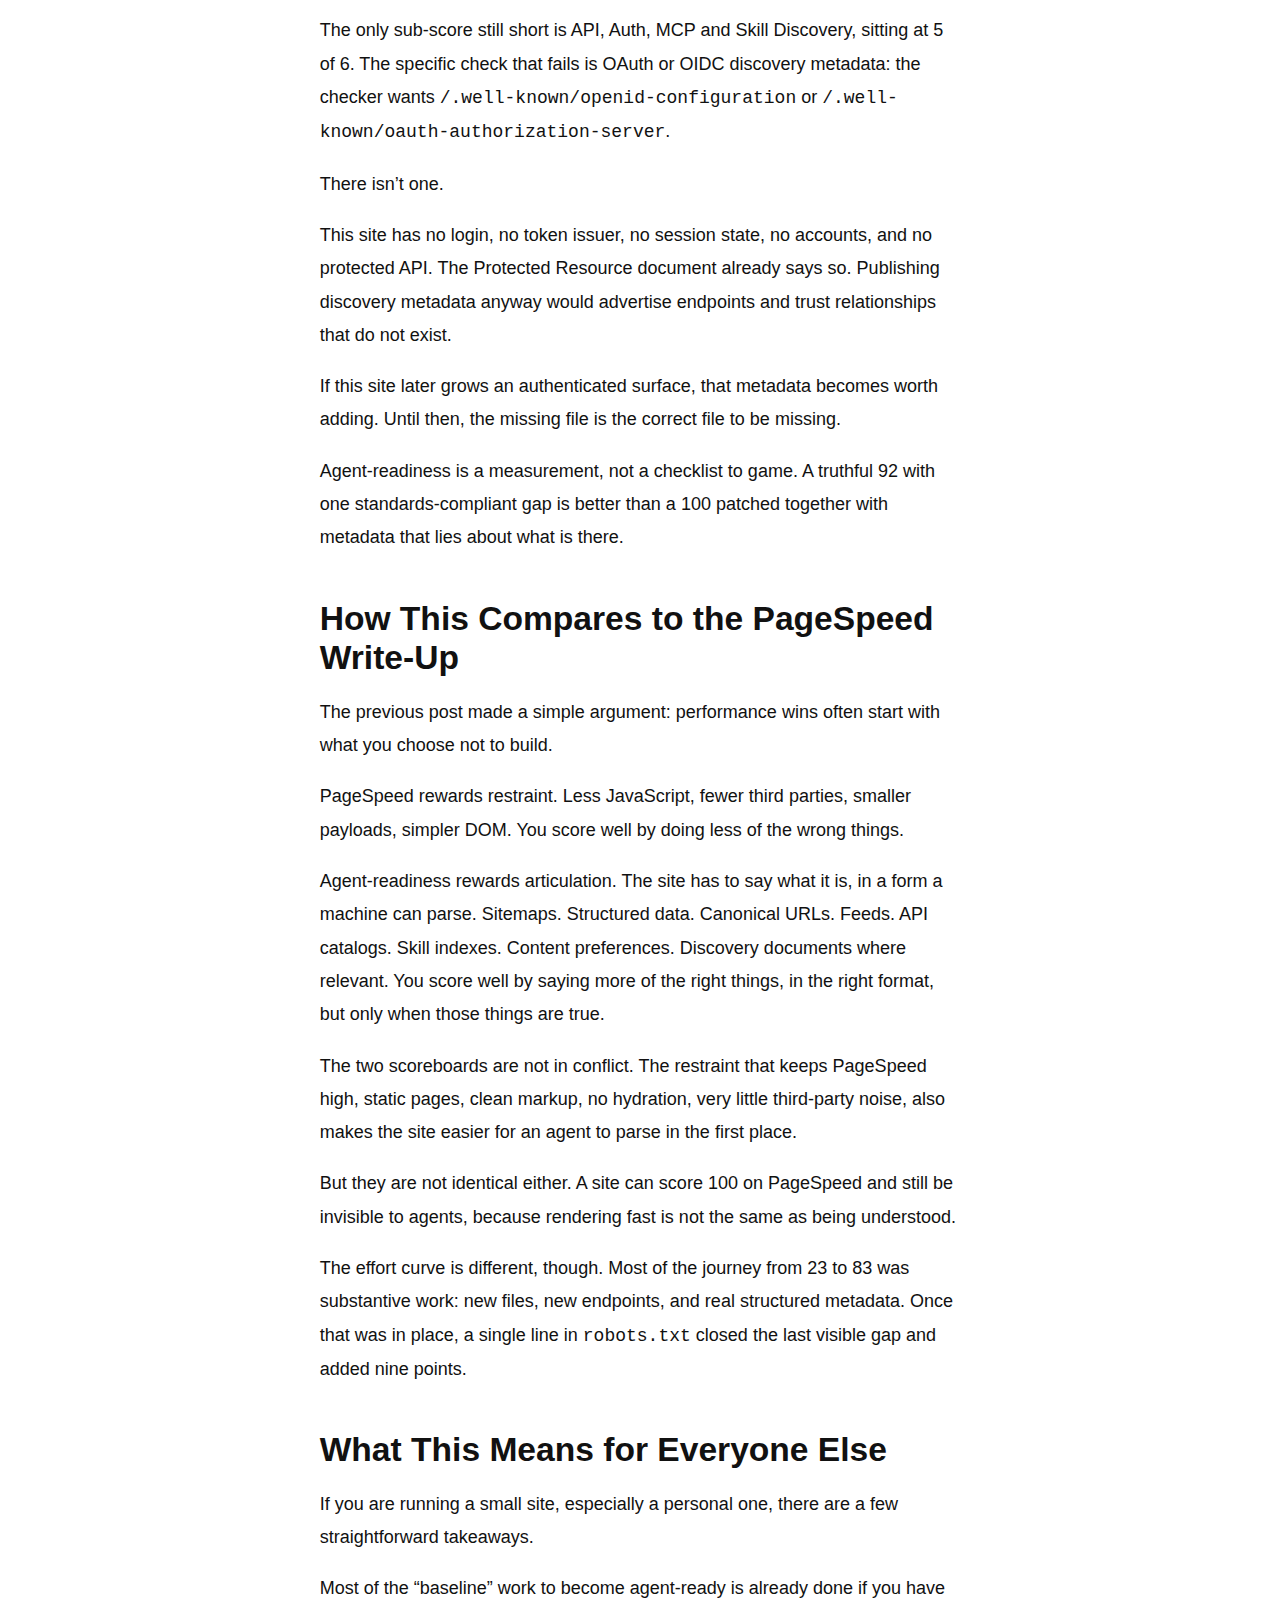
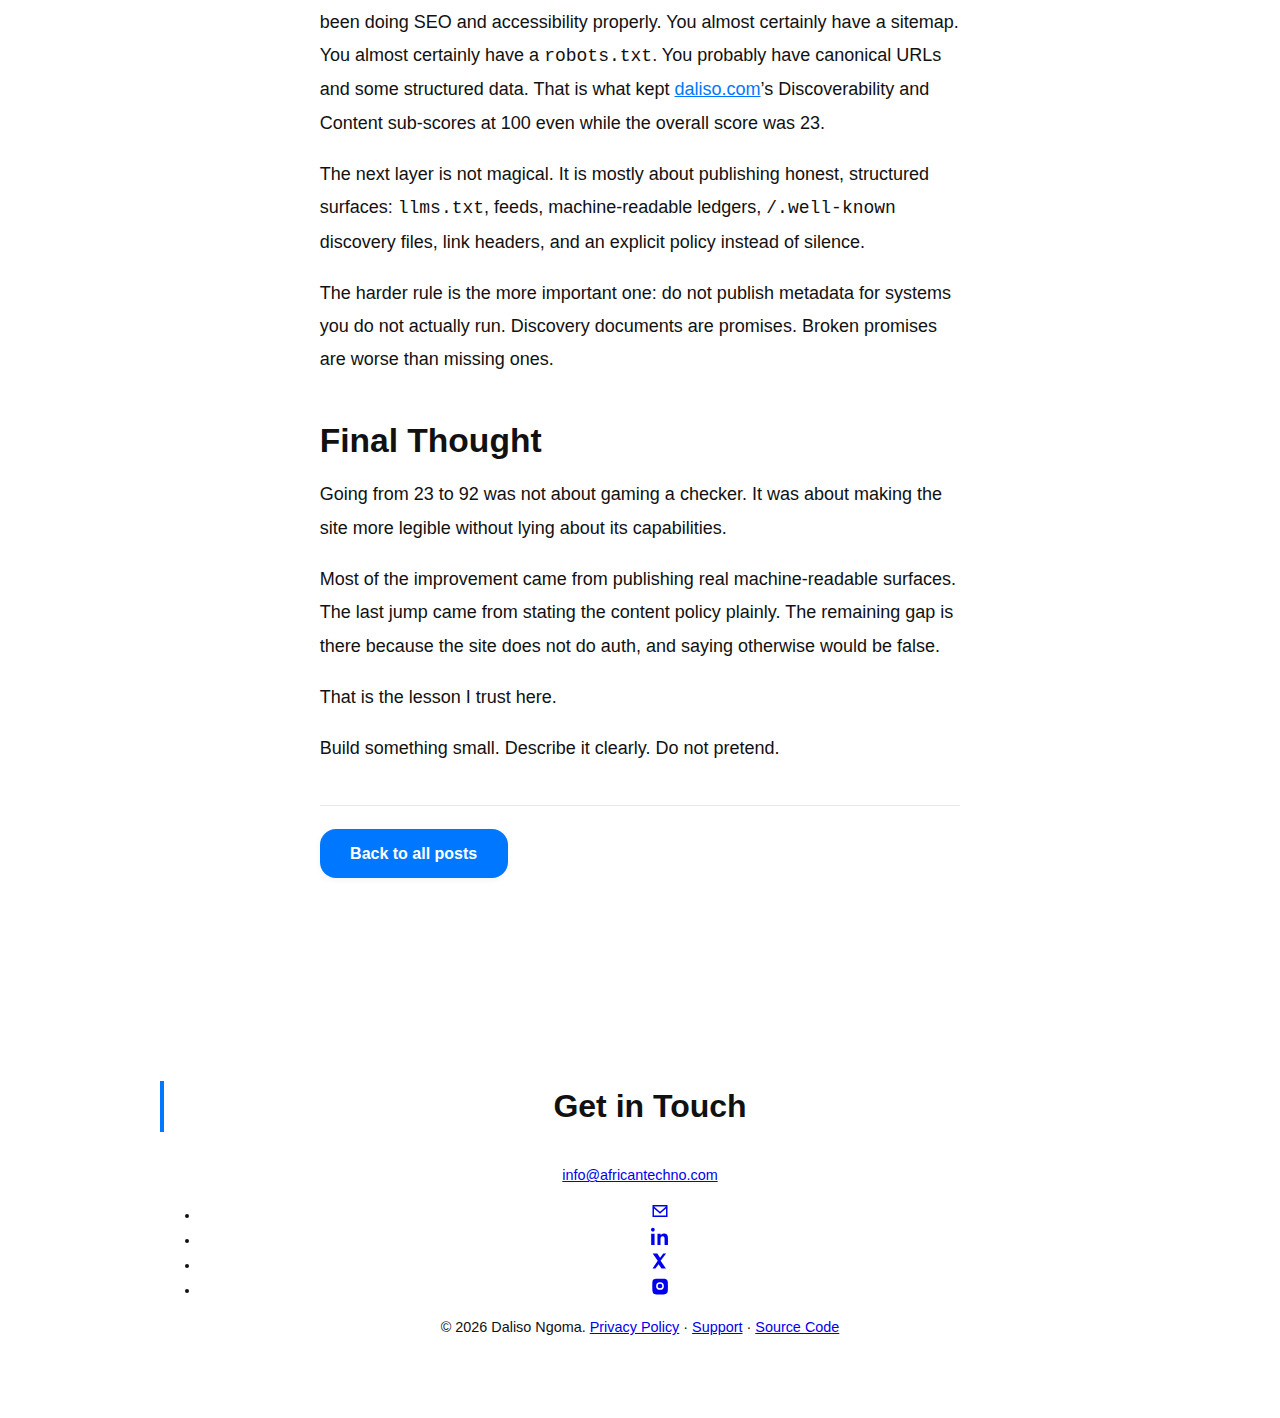
<file: blog/how-we-got-from-23-to-92-on-is-your-site-agent-ready/index.html>
<!DOCTYPE html>
<html lang="en" data-theme="light">
<head>
  <meta charset="UTF-8" />
  <meta name="viewport" content="width=device-width, initial-scale=1.0" />
  <meta name="description" content="How daliso.com moved from 23 to 92 on isitagentready.com by adding truthful machine-readable surfaces rather than just chasing frontend performance." />
  <meta name="author" content="Daliso Ngoma" />
  <meta name="robots" content="index, follow" />
  <meta name="base-path" content="/" />
  <meta name="theme-color" content="#0077ff" />
  <meta name="color-scheme" content="light dark" />
  <meta name="last-modified" content="2026-04-22T03:03:17+02:00" />
  <title>How We Got from 23 to 92 on Is Your Site Agent-Ready | Blog | Daliso Ngoma</title>
  <link rel="icon" href="/assets/images/favicon.ico" sizes="any" />
  <link rel="icon" href="/assets/images/favicon-32x32.png" type="image/png" sizes="32x32" />
  <link rel="icon" href="/assets/images/favicon-16x16.png" type="image/png" sizes="16x16" />
  <link rel="apple-touch-icon" href="/assets/images/apple-touch-icon.png" />
  <link rel="manifest" href="/manifest.webmanifest" />
  <script>
    try {
      const savedTheme = localStorage.getItem('theme');
      if ((savedTheme || (matchMedia('(prefers-color-scheme: dark)').matches ? 'dark' : 'light')) === 'dark') {
        document.documentElement.dataset.theme = 'dark';
      }
    } catch {}
  </script>
  <link rel="preload" href="/assets/fonts/inter-400.woff2" as="font" type="font/woff2" crossorigin />
  <link rel="preload" href="/assets/fonts/inter-600.woff2" as="font" type="font/woff2" crossorigin />
  <link rel="preload" href="/assets/fonts/space-grotesk-700.woff2" as="font" type="font/woff2" crossorigin />
  <link rel="stylesheet" href="/css/style.css?v=20260410-cachefix" />
  <link rel="stylesheet" href="/css/pages/blog.css?v=20260410-cachefix" />
  <meta property="og:title" content="How We Got from 23 to 92 on Is Your Site Agent-Ready | Blog | Daliso Ngoma" />
  <meta property="og:description" content="How daliso.com moved from 23 to 92 on isitagentready.com by adding truthful machine-readable surfaces rather than just chasing frontend performance." />
  <meta property="og:image" content="https://daliso.com/blog/how-we-got-from-23-to-92-on-is-your-site-agent-ready/og-image.png" />
  <meta property="og:image:type" content="image/png" />
  <meta property="og:image:width" content="1200" />
  <meta property="og:image:height" content="630" />
  <meta property="og:url" content="https://daliso.com/blog/how-we-got-from-23-to-92-on-is-your-site-agent-ready/" />
  <meta property="og:type" content="article" />
  <meta property="og:site_name" content="Daliso Ngoma" />
  <meta property="og:image:alt" content="Daliso Ngoma page preview card" />
  <meta name="twitter:card" content="summary_large_image" />
  <meta name="twitter:title" content="How We Got from 23 to 92 on Is Your Site Agent-Ready | Blog | Daliso Ngoma" />
  <meta name="twitter:description" content="How daliso.com moved from 23 to 92 on isitagentready.com by adding truthful machine-readable surfaces rather than just chasing frontend performance." />
  <meta name="twitter:image" content="https://daliso.com/blog/how-we-got-from-23-to-92-on-is-your-site-agent-ready/og-image.png" />
  <meta name="twitter:image:alt" content="Daliso Ngoma page preview card" />
  <link rel="canonical" href="https://daliso.com/blog/how-we-got-from-23-to-92-on-is-your-site-agent-ready/" />
  <link rel="alternate" type="application/atom+xml" title="Daliso Ngoma — Blog (Atom)" href="https://daliso.com/feed.xml" />
  <link rel="alternate" type="application/feed+json" title="Daliso Ngoma — Blog (JSON Feed)" href="https://daliso.com/feed.json" />
  <meta property="article:published_time" content="2026-04-22T03:03:17+02:00" />
  <meta property="article:author" content="Daliso Ngoma" />
  <meta property="article:tag" content="Agents" />
  <meta property="article:tag" content="Web" />
  <meta property="article:tag" content="Standards" />
  <meta property="article:tag" content="Systems" />
  <meta property="article:tag" content="Performance" />
  <link rel="alternate" type="text/plain" title="Plain-text version" href="https://daliso.com/blog/how-we-got-from-23-to-92-on-is-your-site-agent-ready/plaintext.txt" />

  <script type="module" src="/js/main.js?v=20260410-cachefix"></script>
  <script type="application/ld+json">
{
  "@context": "https://schema.org",
  "@graph": [
    {
      "@type": "BlogPosting",
      "@id": "https://daliso.com/blog/how-we-got-from-23-to-92-on-is-your-site-agent-ready/#article",
      "headline": "How We Got from 23 to 92 on Is Your Site Agent-Ready",
      "description": "How daliso.com moved from 23 to 92 on isitagentready.com by adding truthful machine-readable surfaces rather than just chasing frontend performance.",
      "articleBody": "A few weeks ago I wrote about why this site tends to score well in PageSpeed Insights.\n\nThat post was about performance discipline: small static pages, minimal JavaScript, and very little third-party drag.\n\nThis post is about a different scoreboard.\n\n[isitagentready.com](https://isitagentready.com) does not ask whether a site is fast for humans. It asks whether a software agent can figure out what the site is, what it exposes, and how to consume it.\n\nThe first time I ran it against [daliso.com](https://daliso.com), the result came back as `23`.\n\nA few focused sessions later, the same check came back as `92`, Level 5: Agent-Native.\n\nThe score moved because I added truthful machine-readable surfaces, not because I optimized frontend performance. That distinction matters.\n\n## Why 23 Was Not a Surprise\n\nI was not especially surprised by the starting point. I had already seen the same pattern elsewhere: decent content hygiene, weak agent-discovery surfaces.\n\nIn my own work, more discovery is starting inside AI assistants rather than a classic search page. That changes the question from \"can a human browse this?\" to \"can a program understand this without improvising?\"\n\nThis site already had some of the older web basics in place. What it lacked was the newer layer: machine-readable entry points, discovery metadata, and an explicit policy about how AI systems may use the content.\n\n## Two Scoreboards, Two Very Different Questions\n\nPageSpeed asks whether a browser can render the page quickly and cleanly.\n\nAgent-readiness asks whether a client landing on the domain can discover the site's content, policy, and interfaces without a human driving.\n\nA site can be excellent at the first and mute on the second.\n\nThat is where this site started.\n\n## What the 100s Were Quietly Covering Even at 23\n\nThe interesting thing about the 23 is that two of the four sub-scores were already at 100 from the start.\n\nDiscoverability: 100.\nContent: 100.\n\nThose were not the product of any recent agent-specific work. They came from earlier habits that were already useful for accessibility and SEO.\n\nThe site has a real `sitemap.xml`, generated from the blog pipeline rather than hand maintained. It has a canonical URL on every page. It has a valid `robots.txt`. It has a PWA manifest. It has structured data in the markup, not bolted on via a plugin. It has semantic HTML, skip links, labeled controls, alt text, and a document that reads sensibly in the absence of CSS.\n\nThe same authoring discipline that helps screen readers and search engines also helps agents.\n\nThe overall score of 23 was not because the site was invisible. It was because the machine-readable layer around the content was still thin.\n\n## The Build That Moved the Number, 23 to 83\n\nThe jump from 23 to 83 was not a single trick. It came from adding a real set of agent-facing surfaces.\n\nFirst, I added cleaner content representations:\n\n- `llms.txt` and `llms-full.txt`\n- Atom and JSON feeds for the blog\n- `/api/projects.json` as a structured project ledger\n- per-post `plaintext.txt` endpoints\n- Markdown representations generated alongside the HTML\n\nSecond, I added discovery metadata so those surfaces were actually findable:\n\n- a richer JSON-LD graph on the homepage\n- `/.well-known/api-catalog`\n- `/.well-known/agent-skills/index.json` and four concrete `SKILL.md` entries\n- `/.well-known/mcp/server-card.json`\n- `/.well-known/oauth-protected-resource`\n- `Link` headers in `_headers` advertising the important endpoints\n\nThird, I tightened the agent-facing affordances:\n\n- named AI crawlers with explicit `Allow` rules in `robots.txt`\n- WebMCP tools exposed on the homepage via `navigator.modelContext.provideContext()`\n\nThat was the substantive part of the work. It raised the discovery and API-facing surfaces of the site because agents now had structured places to start, not just HTML to scrape.\n\nJust as important, each of those files points at something real. If an agent follows the catalog, link headers, or skills index, it reaches a valid resource rather than placeholder metadata.\n\n## The One Line That Closed the Gap, 83 to 92\n\nThe sub-score that moved last was Bot Access Control, 50 to 100.\n\nThe change was one line in `robots.txt`:\n\n```\nContent-Signal: ai-train=yes, search=yes, ai-input=yes\n```\n\nThat line, in the [Content Signals](https://contentsignals.org) proposal, says three things explicitly.\n\nIt says search engines are welcome to index the content. It says AI systems can use it as live input for answering a user's question, with attribution. It says AI systems are also welcome to train on this content.\n\nFor this site, that is the honest policy. It is a public portfolio and writing surface meant to be read, indexed, and cited.\n\nThat will not be the right policy for every domain. Some sites should absolutely choose more restrictive defaults. The point is not permissiveness for its own sake. The point is to publish the policy that matches the actual intent of the site.\n\nBefore this line existed, the site said nothing explicit about AI use. The checker treated that silence as an unresolved gap.\n\n## The Remaining 8 Points, Honestly\n\nThe only sub-score still short is API, Auth, MCP and Skill Discovery, sitting at 5 of 6. The specific check that fails is OAuth or OIDC discovery metadata: the checker wants `/.well-known/openid-configuration` or `/.well-known/oauth-authorization-server`.\n\nThere isn't one.\n\nThis site has no login, no token issuer, no session state, no accounts, and no protected API. The Protected Resource document already says so. Publishing discovery metadata anyway would advertise endpoints and trust relationships that do not exist.\n\nIf this site later grows an authenticated surface, that metadata becomes worth adding. Until then, the missing file is the correct file to be missing.\n\nAgent-readiness is a measurement, not a checklist to game. A truthful 92 with one standards-compliant gap is better than a 100 patched together with metadata that lies about what is there.\n\n## How This Compares to the PageSpeed Write-Up\n\nThe previous post made a simple argument: performance wins often start with what you choose not to build.\n\nPageSpeed rewards restraint. Less JavaScript, fewer third parties, smaller payloads, simpler DOM. You score well by doing less of the wrong things.\n\nAgent-readiness rewards articulation. The site has to say what it is, in a form a machine can parse. Sitemaps. Structured data. Canonical URLs. Feeds. API catalogs. Skill indexes. Content preferences. Discovery documents where relevant. You score well by saying more of the right things, in the right format, but only when those things are true.\n\nThe two scoreboards are not in conflict. The restraint that keeps PageSpeed high, static pages, clean markup, no hydration, very little third-party noise, also makes the site easier for an agent to parse in the first place.\n\nBut they are not identical either. A site can score 100 on PageSpeed and still be invisible to agents, because rendering fast is not the same as being understood.\n\nThe effort curve is different, though. Most of the journey from 23 to 83 was substantive work: new files, new endpoints, and real structured metadata. Once that was in place, a single line in `robots.txt` closed the last visible gap and added nine points.\n\n## What This Means for Everyone Else\n\nIf you are running a small site, especially a personal one, there are a few straightforward takeaways.\n\nMost of the \"baseline\" work to become agent-ready is already done if you have been doing SEO and accessibility properly. You almost certainly have a sitemap. You almost certainly have a `robots.txt`. You probably have canonical URLs and some structured data. That is what kept [daliso.com](https://daliso.com)'s Discoverability and Content sub-scores at 100 even while the overall score was 23.\n\nThe next layer is not magical. It is mostly about publishing honest, structured surfaces: `llms.txt`, feeds, machine-readable ledgers, `/.well-known` discovery files, link headers, and an explicit policy instead of silence.\n\nThe harder rule is the more important one: do not publish metadata for systems you do not actually run. Discovery documents are promises. Broken promises are worse than missing ones.\n\n## Final Thought\n\nGoing from 23 to 92 was not about gaming a checker. It was about making the site more legible without lying about its capabilities.\n\nMost of the improvement came from publishing real machine-readable surfaces. The last jump came from stating the content policy plainly. The remaining gap is there because the site does not do auth, and saying otherwise would be false.\n\nThat is the lesson I trust here.\n\nBuild something small. Describe it clearly. Do not pretend.",
      "datePublished": "2026-04-22T03:03:17+02:00",
      "dateModified": "2026-04-22T03:03:17+02:00",
      "wordCount": 1449,
      "inLanguage": "en",
      "author": {
        "@type": "Person",
        "name": "Daliso Ngoma",
        "url": "https://daliso.com"
      },
      "image": "https://daliso.com/blog/how-we-got-from-23-to-92-on-is-your-site-agent-ready/og-image.png",
      "mainEntityOfPage": {
        "@type": "WebPage",
        "@id": "https://daliso.com/blog/how-we-got-from-23-to-92-on-is-your-site-agent-ready/"
      },
      "publisher": {
        "@type": "Person",
        "name": "Daliso Ngoma",
        "url": "https://daliso.com"
      },
      "keywords": [
        "Agents",
        "Web",
        "Standards",
        "Systems",
        "Performance"
      ],
      "url": "https://daliso.com/blog/how-we-got-from-23-to-92-on-is-your-site-agent-ready/",
      "isPartOf": {
        "@type": "Blog",
        "@id": "https://daliso.com/blog/#blog",
        "name": "Daliso Ngoma — Blog",
        "url": "https://daliso.com/blog/"
      }
    },
    {
      "@type": "BreadcrumbList",
      "itemListElement": [
        {
          "@type": "ListItem",
          "position": 1,
          "name": "Home",
          "item": "https://daliso.com/"
        },
        {
          "@type": "ListItem",
          "position": 2,
          "name": "Blog",
          "item": "https://daliso.com/blog/"
        },
        {
          "@type": "ListItem",
          "position": 3,
          "name": "How We Got from 23 to 92 on Is Your Site Agent-Ready",
          "item": "https://daliso.com/blog/how-we-got-from-23-to-92-on-is-your-site-agent-ready/"
        }
      ]
    }
  ]
}
  </script>
</head>
<body>
  <a href="#main-content" class="skip-link">Skip to main content</a>
  <header class="hero">
    <div class="container">
      
      <nav class="navbar" aria-label="Primary">
        <div class="logo">
          <a href="/"><img id="site-logo" src="/assets/images/logo-120.webp" alt="Daliso Logo" width="40" height="40" decoding="async" /></a>
        </div>
        <button class="hamburger" id="hamburger" aria-label="Toggle menu">
          <span class="bar"></span>
          <span class="bar"></span>
          <span class="bar"></span>
        </button>
        <ul class="nav-menu" id="nav-menu">
          <li><a href="/">Home</a></li>
          <li><a href="/about/">About</a></li>
          <li><a href="/work/">Work</a></li>
          <li><a href="/projects/">Projects</a></li>
          <li><a href="/media/">Media</a></li>
          <li><a href="/blog/">Blog</a></li>
        </ul>
        <button id="theme-toggle" aria-label="Switch to dark mode" aria-pressed="false" title="Switch to dark mode">🌓</button>
      </nav>
  
      
        <div class="blog-article-hero animate-on-scroll">
          <a class="blog-back-link" href="/blog/">Back to blog</a>
          <p class="blog-eyebrow">Essay</p>
          <h1>How We Got from 23 to 92 on Is Your Site Agent-Ready</h1>
          <p class="blog-article-dek">How daliso.com moved from 23 to 92 on isitagentready.com by adding truthful machine-readable surfaces rather than just chasing frontend performance.</p>
          <div class="blog-meta-list" aria-label="Article metadata">
            <span>By Daliso Ngoma</span>
            <span><time datetime="2026-04-22T03:03:17+02:00">22 April 2026 at 03:03</time></span>
            <span>8 min read</span>
          </div>
          
          
          <ul class="blog-tag-list" aria-label="Tags">
            <li class="blog-tag">Agents</li><li class="blog-tag">Web</li><li class="blog-tag">Standards</li><li class="blog-tag">Systems</li><li class="blog-tag">Performance</li>
          </ul>
  
        </div>
  
    </div>
  </header>

  <main id="main-content">
    
    <section class="section blog-article-section">
      <div class="container">
        <article class="blog-article animate-on-scroll">
          <div class="blog-prose">
            <p>A few weeks ago I wrote about why this site tends to score well in PageSpeed Insights.</p>
<p>That post was about performance discipline: small static pages, minimal JavaScript, and very little third-party drag.</p>
<p>This post is about a different scoreboard.</p>
<p><a href="https://isitagentready.com">isitagentready.com</a> does not ask whether a site is fast for humans. It asks whether a software agent can figure out what the site is, what it exposes, and how to consume it.</p>
<p>The first time I ran it against <a href="https://daliso.com">daliso.com</a>, the result came back as <code>23</code>.</p>
<p>A few focused sessions later, the same check came back as <code>92</code>, Level 5: Agent-Native.</p>
<p>The score moved because I added truthful machine-readable surfaces, not because I optimized frontend performance. That distinction matters.</p>
<h2>Why 23 Was Not a Surprise</h2>
<p>I was not especially surprised by the starting point. I had already seen the same pattern elsewhere: decent content hygiene, weak agent-discovery surfaces.</p>
<p>In my own work, more discovery is starting inside AI assistants rather than a classic search page. That changes the question from “can a human browse this?” to “can a program understand this without improvising?”</p>
<p>This site already had some of the older web basics in place. What it lacked was the newer layer: machine-readable entry points, discovery metadata, and an explicit policy about how AI systems may use the content.</p>
<h2>Two Scoreboards, Two Very Different Questions</h2>
<p>PageSpeed asks whether a browser can render the page quickly and cleanly.</p>
<p>Agent-readiness asks whether a client landing on the domain can discover the site’s content, policy, and interfaces without a human driving.</p>
<p>A site can be excellent at the first and mute on the second.</p>
<p>That is where this site started.</p>
<h2>What the 100s Were Quietly Covering Even at 23</h2>
<p>The interesting thing about the 23 is that two of the four sub-scores were already at 100 from the start.</p>
<p>Discoverability: 100.
Content: 100.</p>
<p>Those were not the product of any recent agent-specific work. They came from earlier habits that were already useful for accessibility and SEO.</p>
<p>The site has a real <code>sitemap.xml</code>, generated from the blog pipeline rather than hand maintained. It has a canonical URL on every page. It has a valid <code>robots.txt</code>. It has a PWA manifest. It has structured data in the markup, not bolted on via a plugin. It has semantic HTML, skip links, labeled controls, alt text, and a document that reads sensibly in the absence of CSS.</p>
<p>The same authoring discipline that helps screen readers and search engines also helps agents.</p>
<p>The overall score of 23 was not because the site was invisible. It was because the machine-readable layer around the content was still thin.</p>
<h2>The Build That Moved the Number, 23 to 83</h2>
<p>The jump from 23 to 83 was not a single trick. It came from adding a real set of agent-facing surfaces.</p>
<p>First, I added cleaner content representations:</p>
<ul>
<li><code>llms.txt</code> and <code>llms-full.txt</code></li>
<li>Atom and JSON feeds for the blog</li>
<li><code>/api/projects.json</code> as a structured project ledger</li>
<li>per-post <code>plaintext.txt</code> endpoints</li>
<li>Markdown representations generated alongside the HTML</li>
</ul>
<p>Second, I added discovery metadata so those surfaces were actually findable:</p>
<ul>
<li>a richer JSON-LD graph on the homepage</li>
<li><code>/.well-known/api-catalog</code></li>
<li><code>/.well-known/agent-skills/index.json</code> and four concrete <code>SKILL.md</code> entries</li>
<li><code>/.well-known/mcp/server-card.json</code></li>
<li><code>/.well-known/oauth-protected-resource</code></li>
<li><code>Link</code> headers in <code>_headers</code> advertising the important endpoints</li>
</ul>
<p>Third, I tightened the agent-facing affordances:</p>
<ul>
<li>named AI crawlers with explicit <code>Allow</code> rules in <code>robots.txt</code></li>
<li>WebMCP tools exposed on the homepage via <code>navigator.modelContext.provideContext()</code></li>
</ul>
<p>That was the substantive part of the work. It raised the discovery and API-facing surfaces of the site because agents now had structured places to start, not just HTML to scrape.</p>
<p>Just as important, each of those files points at something real. If an agent follows the catalog, link headers, or skills index, it reaches a valid resource rather than placeholder metadata.</p>
<h2>The One Line That Closed the Gap, 83 to 92</h2>
<p>The sub-score that moved last was Bot Access Control, 50 to 100.</p>
<p>The change was one line in <code>robots.txt</code>:</p>
<pre><code>Content-Signal: ai-train=yes, search=yes, ai-input=yes
</code></pre>
<p>That line, in the <a href="https://contentsignals.org">Content Signals</a> proposal, says three things explicitly.</p>
<p>It says search engines are welcome to index the content. It says AI systems can use it as live input for answering a user’s question, with attribution. It says AI systems are also welcome to train on this content.</p>
<p>For this site, that is the honest policy. It is a public portfolio and writing surface meant to be read, indexed, and cited.</p>
<p>That will not be the right policy for every domain. Some sites should absolutely choose more restrictive defaults. The point is not permissiveness for its own sake. The point is to publish the policy that matches the actual intent of the site.</p>
<p>Before this line existed, the site said nothing explicit about AI use. The checker treated that silence as an unresolved gap.</p>
<h2>The Remaining 8 Points, Honestly</h2>
<p>The only sub-score still short is API, Auth, MCP and Skill Discovery, sitting at 5 of 6. The specific check that fails is OAuth or OIDC discovery metadata: the checker wants <code>/.well-known/openid-configuration</code> or <code>/.well-known/oauth-authorization-server</code>.</p>
<p>There isn’t one.</p>
<p>This site has no login, no token issuer, no session state, no accounts, and no protected API. The Protected Resource document already says so. Publishing discovery metadata anyway would advertise endpoints and trust relationships that do not exist.</p>
<p>If this site later grows an authenticated surface, that metadata becomes worth adding. Until then, the missing file is the correct file to be missing.</p>
<p>Agent-readiness is a measurement, not a checklist to game. A truthful 92 with one standards-compliant gap is better than a 100 patched together with metadata that lies about what is there.</p>
<h2>How This Compares to the PageSpeed Write-Up</h2>
<p>The previous post made a simple argument: performance wins often start with what you choose not to build.</p>
<p>PageSpeed rewards restraint. Less JavaScript, fewer third parties, smaller payloads, simpler DOM. You score well by doing less of the wrong things.</p>
<p>Agent-readiness rewards articulation. The site has to say what it is, in a form a machine can parse. Sitemaps. Structured data. Canonical URLs. Feeds. API catalogs. Skill indexes. Content preferences. Discovery documents where relevant. You score well by saying more of the right things, in the right format, but only when those things are true.</p>
<p>The two scoreboards are not in conflict. The restraint that keeps PageSpeed high, static pages, clean markup, no hydration, very little third-party noise, also makes the site easier for an agent to parse in the first place.</p>
<p>But they are not identical either. A site can score 100 on PageSpeed and still be invisible to agents, because rendering fast is not the same as being understood.</p>
<p>The effort curve is different, though. Most of the journey from 23 to 83 was substantive work: new files, new endpoints, and real structured metadata. Once that was in place, a single line in <code>robots.txt</code> closed the last visible gap and added nine points.</p>
<h2>What This Means for Everyone Else</h2>
<p>If you are running a small site, especially a personal one, there are a few straightforward takeaways.</p>
<p>Most of the “baseline” work to become agent-ready is already done if you have been doing SEO and accessibility properly. You almost certainly have a sitemap. You almost certainly have a <code>robots.txt</code>. You probably have canonical URLs and some structured data. That is what kept <a href="https://daliso.com">daliso.com</a>’s Discoverability and Content sub-scores at 100 even while the overall score was 23.</p>
<p>The next layer is not magical. It is mostly about publishing honest, structured surfaces: <code>llms.txt</code>, feeds, machine-readable ledgers, <code>/.well-known</code> discovery files, link headers, and an explicit policy instead of silence.</p>
<p>The harder rule is the more important one: do not publish metadata for systems you do not actually run. Discovery documents are promises. Broken promises are worse than missing ones.</p>
<h2>Final Thought</h2>
<p>Going from 23 to 92 was not about gaming a checker. It was about making the site more legible without lying about its capabilities.</p>
<p>Most of the improvement came from publishing real machine-readable surfaces. The last jump came from stating the content policy plainly. The remaining gap is there because the site does not do auth, and saying otherwise would be false.</p>
<p>That is the lesson I trust here.</p>
<p>Build something small. Describe it clearly. Do not pretend.</p>

          </div>
          <div class="blog-article-cta">
            <a class="btn btn-outline" href="/blog/">Back to all posts</a>
          </div>
        </article>
      </div>
    </section>
  
  </main>

  
  <footer>
    <div class="container">
      <h2>Get in Touch</h2>
      <p class="footer-contact"><a href="mailto:info@africantechno.com">info@africantechno.com</a></p>
      <ul class="social-links">
        <li><a href="mailto:info@africantechno.com" aria-label="Email"><svg width="18" height="18" fill="currentColor" viewBox="0 0 24 24" aria-hidden="true"><path d="M2 4h20v16H2V4zm2 2v.01L12 13l8-6.99V6H4zm0 2.83V18h16V8.83l-8 7-8-7z"/></svg></a></li>
        <li><a href="https://linkedin.com/in/djngoma" target="_blank" rel="noopener noreferrer" aria-label="LinkedIn"><svg width="18" height="18" fill="currentColor" viewBox="0 0 24 24" aria-hidden="true"><path d="M4.98 3.5C4.98 4.88 3.87 6 2.5 6S0 4.88 0 3.5 1.12 1 2.5 1 4.98 2.12 4.98 3.5zM.24 8.98h4.51V24H.24zM8.6 8.98h4.31v2.05h.06c.6-1.14 2.06-2.35 4.24-2.35 4.54 0 5.38 2.99 5.38 6.87V24h-4.51v-7.56c0-1.8-.03-4.12-2.51-4.12-2.51 0-2.9 1.96-2.9 3.98V24H8.6z"/></svg></a></li>
        <li><a href="https://x.com/djngoma" target="_blank" rel="noopener noreferrer" aria-label="X"><svg width="18" height="18" fill="currentColor" viewBox="0 0 24 24" aria-hidden="true"><path d="M20.146 2H16.36l-4.28 5.62-3.66-5.62H2.22l6.73 9.63L2 22h3.787l4.356-5.72L14 22h5.908l-7.08-10.21z"/></svg></a></li>
        <li><a href="https://instagram.com/djngoma" target="_blank" rel="noopener noreferrer" aria-label="Instagram"><svg width="18" height="18" fill="currentColor" viewBox="0 0 24 24" aria-hidden="true"><path d="M12 2.2c3.2 0 3.584.012 4.85.07 1.17.056 1.97.24 2.43.402a4.92 4.92 0 011.77 1.025c.47.47.843 1.1 1.025 1.77.162.46.346 1.26.402 2.43.058 1.267.07 1.65.07 4.85s-.012 3.584-.07 4.85c-.056 1.17-.24 1.97-.402 2.43a4.92 4.92 0 01-1.025 1.77 4.92 4.92 0 01-1.77 1.025c-.46.162-1.26.346-2.43.402-1.267.058-1.65.07-4.85.07s-3.584-.012-4.85-.07c-1.17-.056-1.97-.24-2.43-.402a4.92 4.92 0 01-1.77-1.025A4.92 4.92 0 012.2 19.65c-.162-.46-.346-1.26-.402-2.43C1.74 15.954 1.728 15.57 1.728 12.37s.012-3.584.07-4.85c.056-1.17.24-1.97.402-2.43a4.92 4.92 0 011.025-1.77A4.92 4.92 0 015.32 2.672c.46-.162 1.26-.346 2.43-.402C8.416 2.212 8.8 2.2 12 2.2zM12 6.838a5.162 5.162 0 100 10.324 5.162 5.162 0 000-10.324zm0 8.324a3.162 3.162 0 110-6.324 3.162 3.162 0 010 6.324zm6.406-8.826a1.2 1.2 0 11-2.4 0 1.2 1.2 0 012.4 0z"/></svg></a></li>
      </ul>
      <p class="footer-copy">© 2026 Daliso Ngoma. <a href="/privacy/">Privacy Policy</a> · <a href="/support/">Support</a> · <a href="https://github.com/DJNgoma/daliso-website" target="_blank" rel="noopener noreferrer">Source Code</a></p>
    </div>
  </footer>
  
</body>
</html>
</file>
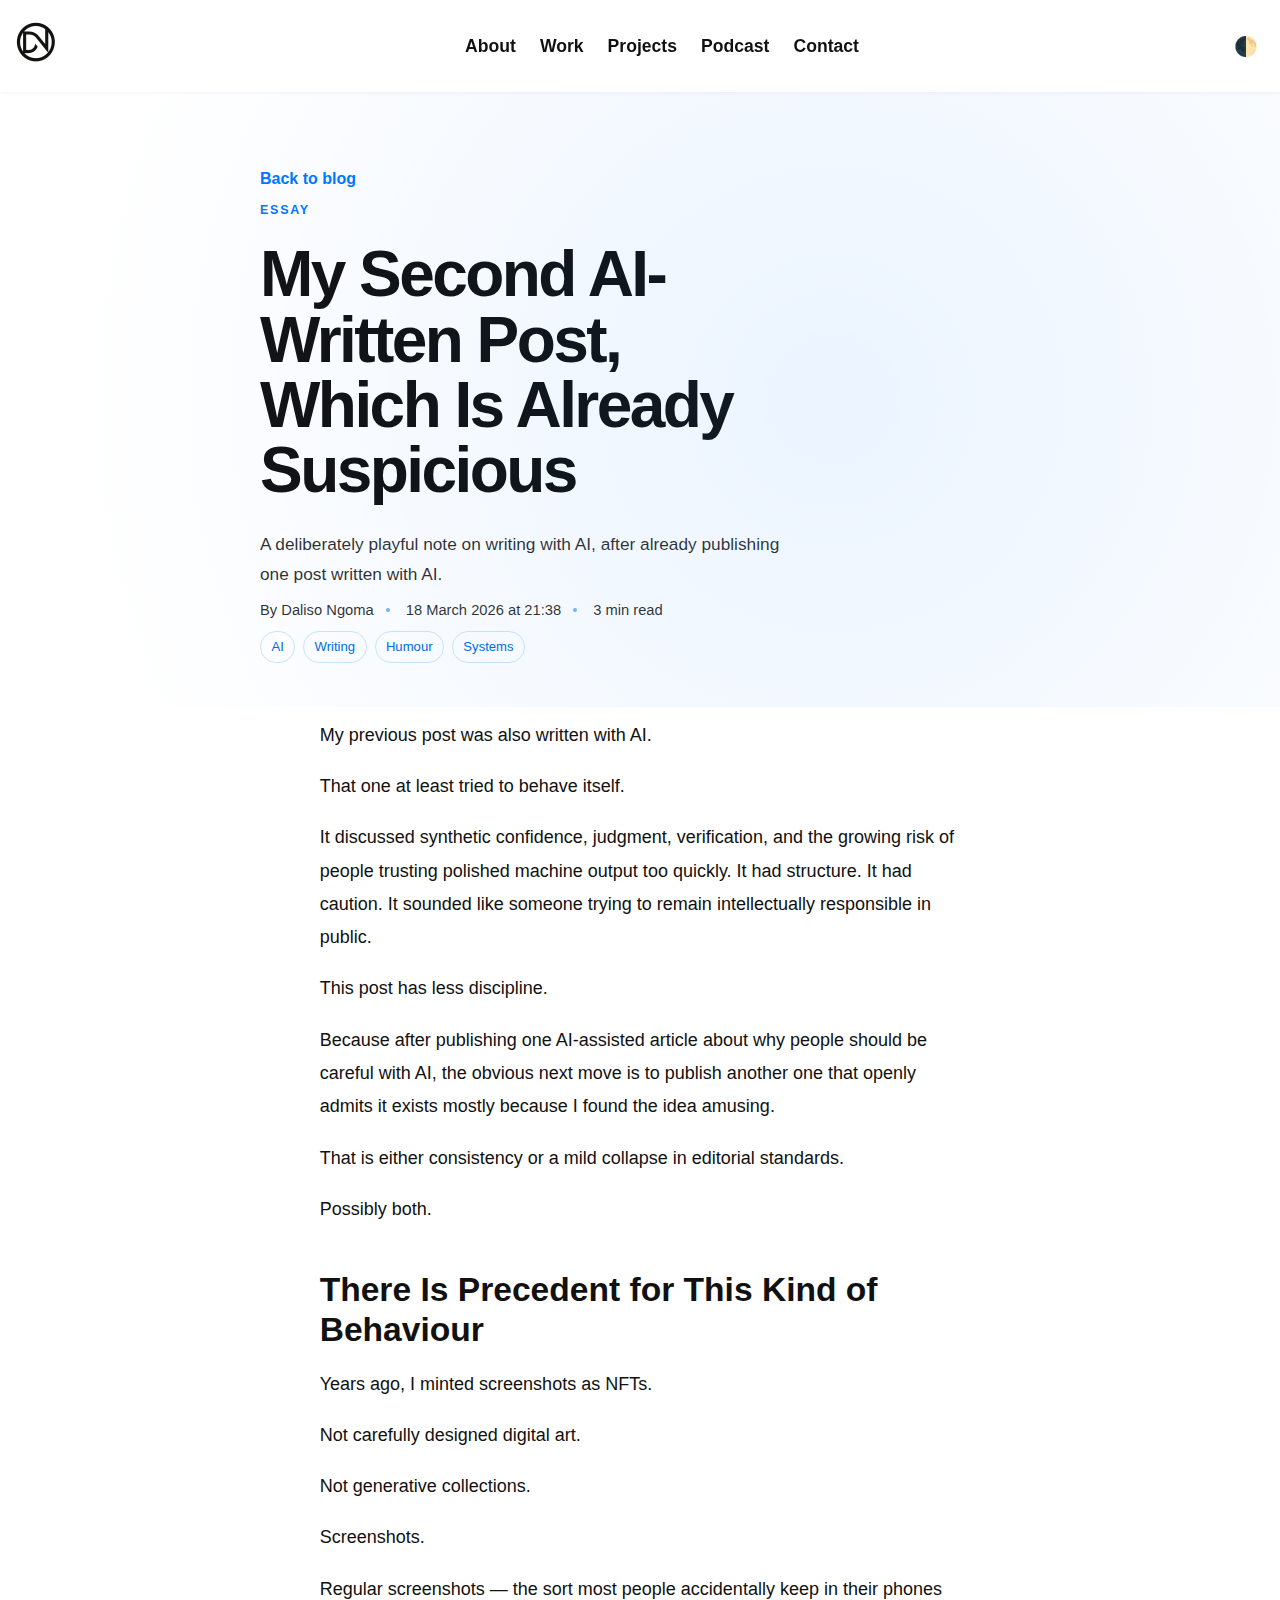
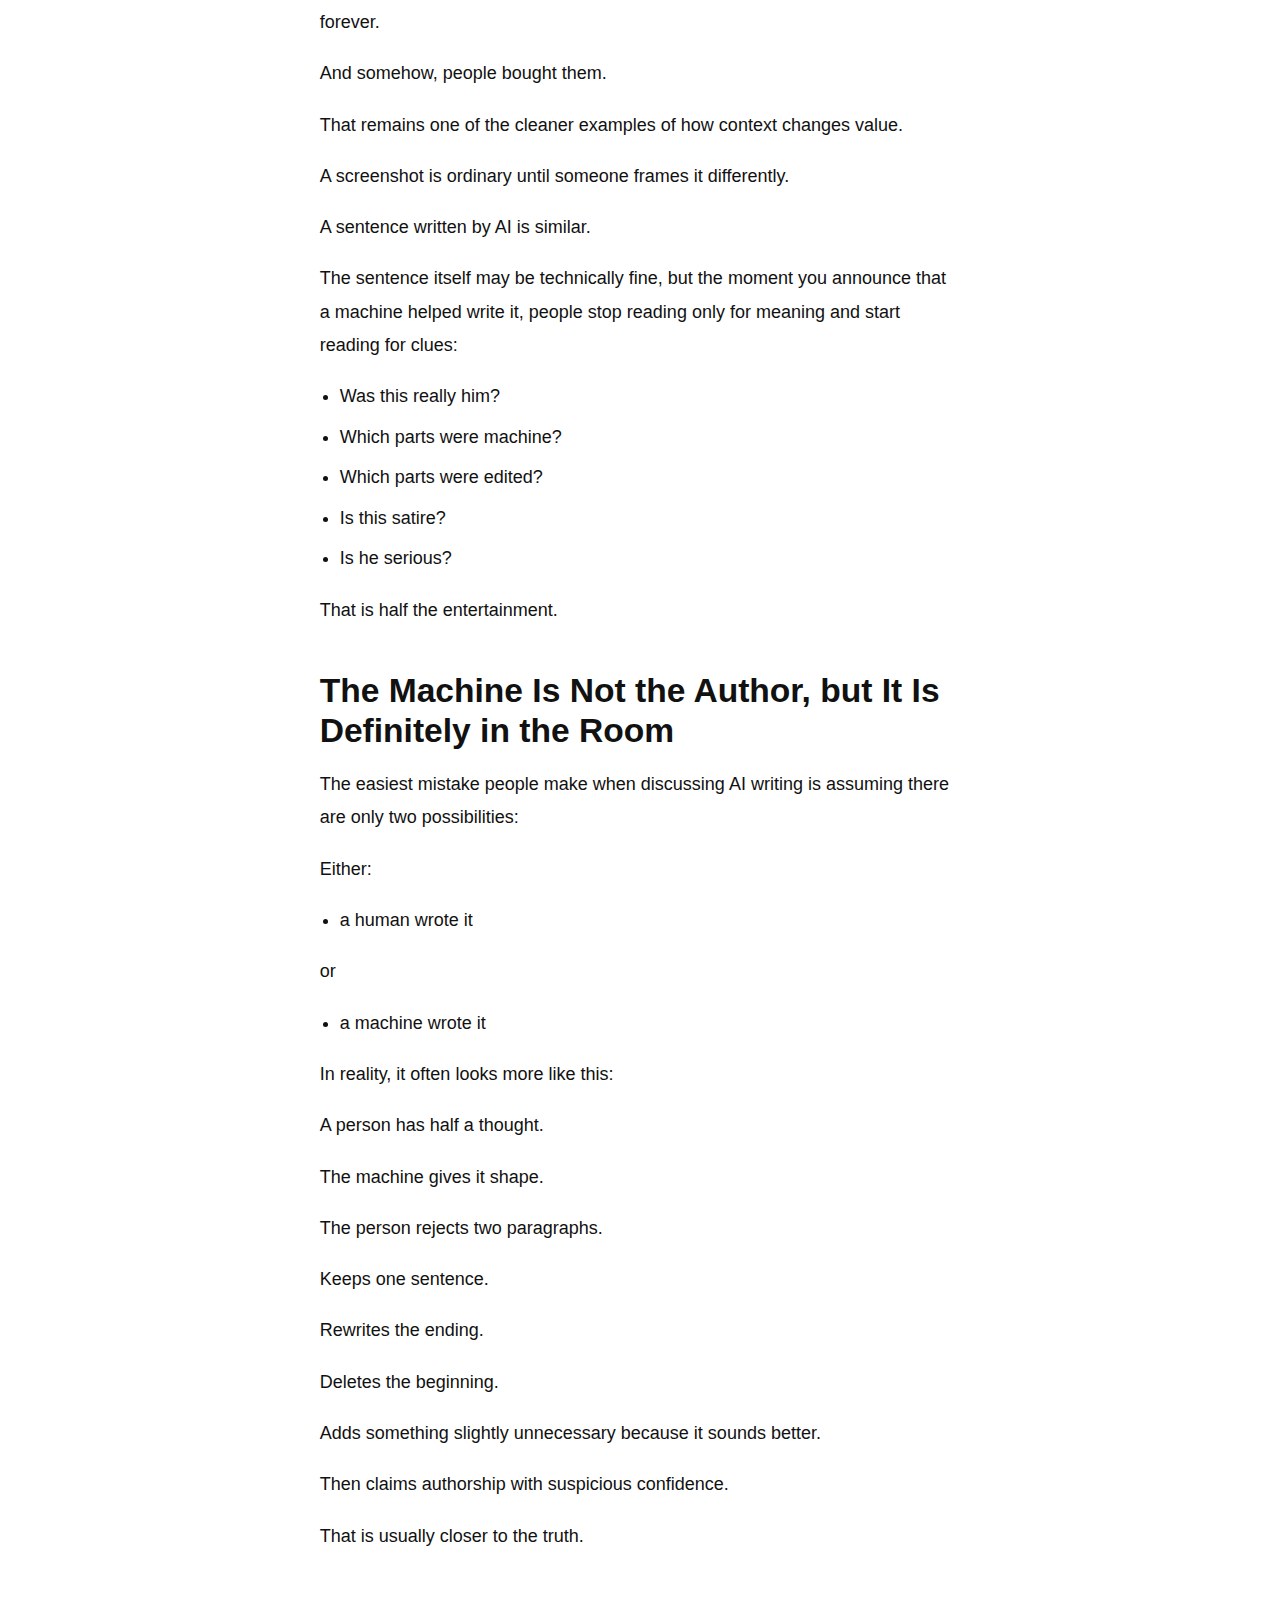
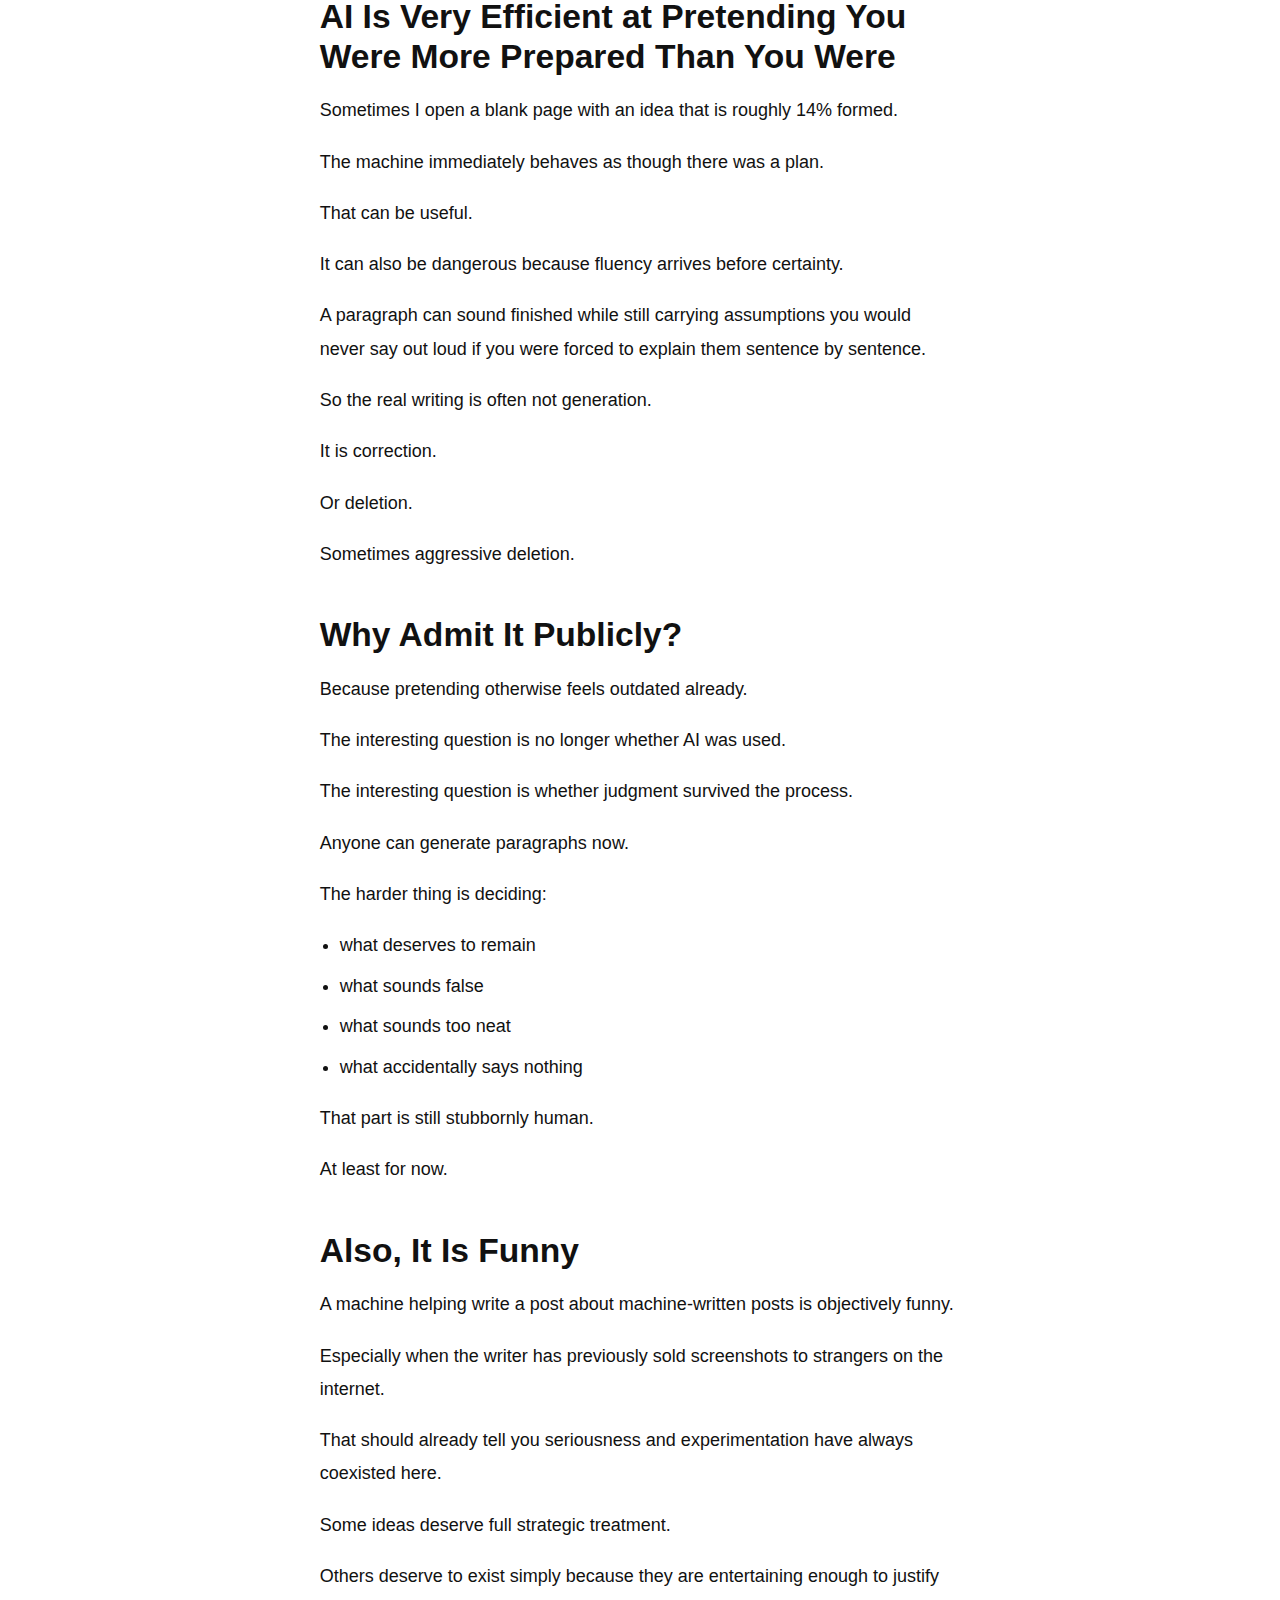
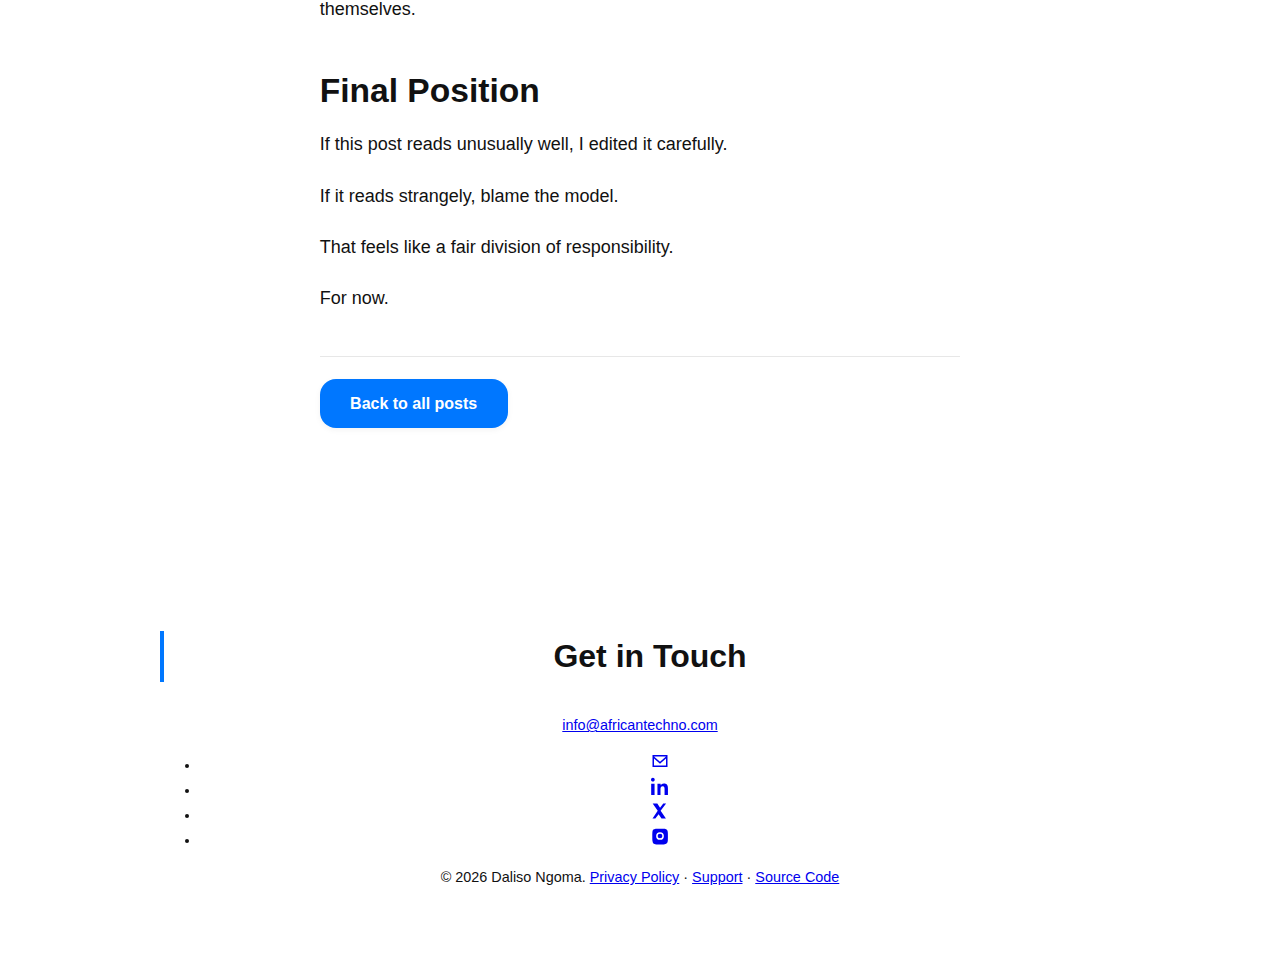
<file: blog/my-second-ai-written-post-which-is-already-suspicious/index.html>
<!DOCTYPE html>
<html lang="en" data-theme="light">
<head>
  <meta charset="UTF-8" />
  <meta name="viewport" content="width=device-width, initial-scale=1.0" />
  <meta name="description" content="A deliberately playful note on writing with AI, after already publishing one post written with AI." />
  <meta name="author" content="Daliso Ngoma" />
  <meta name="robots" content="index, follow" />
  <meta name="base-path" content="/" />
  <meta name="theme-color" content="#0077ff" />
  <meta name="color-scheme" content="light dark" />
  <meta name="last-modified" content="2026-03-18T21:38:42+02:00" />
  <title>My Second AI-Written Post, Which Is Already Suspicious | Blog | Daliso Ngoma</title>
  <link rel="icon" href="/assets/images/favicon.ico" sizes="any" />
  <link rel="icon" href="/assets/images/favicon-32x32.png" type="image/png" sizes="32x32" />
  <link rel="icon" href="/assets/images/favicon-16x16.png" type="image/png" sizes="16x16" />
  <link rel="apple-touch-icon" href="/assets/images/apple-touch-icon.png" />
  <link rel="manifest" href="/manifest.webmanifest" />
  <script>
    try {
      const savedTheme = localStorage.getItem('theme');
      if ((savedTheme || (matchMedia('(prefers-color-scheme: dark)').matches ? 'dark' : 'light')) === 'dark') {
        document.documentElement.dataset.theme = 'dark';
      }
    } catch {}
  </script>
  <link rel="preload" href="/assets/fonts/inter-400.woff2" as="font" type="font/woff2" crossorigin />
  <link rel="preload" href="/assets/fonts/inter-600.woff2" as="font" type="font/woff2" crossorigin />
  <link rel="preload" href="/assets/fonts/space-grotesk-700.woff2" as="font" type="font/woff2" crossorigin />
  <link rel="stylesheet" href="/css/style.css?v=20260403-perf" />
  <link rel="stylesheet" href="/css/pages/blog.css?v=20260403-perf" />
  <meta property="og:title" content="My Second AI-Written Post, Which Is Already Suspicious | Blog | Daliso Ngoma" />
  <meta property="og:description" content="A deliberately playful note on writing with AI, after already publishing one post written with AI." />
  <meta property="og:image" content="https://daliso.com/blog/my-second-ai-written-post-which-is-already-suspicious/og-image.png" />
  <meta property="og:url" content="https://daliso.com/blog/my-second-ai-written-post-which-is-already-suspicious/" />
  <meta property="og:type" content="article" />
  <meta property="og:site_name" content="Daliso Ngoma" />
  <meta property="og:image:alt" content="Daliso Ngoma page preview card" />
  <meta name="twitter:card" content="summary_large_image" />
  <meta name="twitter:title" content="My Second AI-Written Post, Which Is Already Suspicious | Blog | Daliso Ngoma" />
  <meta name="twitter:description" content="A deliberately playful note on writing with AI, after already publishing one post written with AI." />
  <meta name="twitter:image" content="https://daliso.com/blog/my-second-ai-written-post-which-is-already-suspicious/og-image.png" />
  <meta name="twitter:image:alt" content="Daliso Ngoma page preview card" />
  <link rel="canonical" href="https://daliso.com/blog/my-second-ai-written-post-which-is-already-suspicious/" />
  <meta property="article:published_time" content="2026-03-18T21:38:42+02:00" />
  <meta property="article:author" content="Daliso Ngoma" />
  <meta property="article:tag" content="AI" />
  <meta property="article:tag" content="Writing" />
  <meta property="article:tag" content="Humour" />
  <meta property="article:tag" content="Systems" />

  <script type="module" src="/js/main.js?v=20260403-perf"></script>
  <script type="application/ld+json">
{
  "@context": "https://schema.org",
  "@type": "BlogPosting",
  "headline": "My Second AI-Written Post, Which Is Already Suspicious",
  "description": "A deliberately playful note on writing with AI, after already publishing one post written with AI.",
  "datePublished": "2026-03-18T21:38:42+02:00",
  "dateModified": "2026-03-18T21:38:42+02:00",
  "author": {
    "@type": "Person",
    "name": "Daliso Ngoma"
  },
  "image": "https://daliso.com/blog/my-second-ai-written-post-which-is-already-suspicious/og-image.png",
  "mainEntityOfPage": {
    "@type": "WebPage",
    "@id": "https://daliso.com/blog/my-second-ai-written-post-which-is-already-suspicious/"
  },
  "publisher": {
    "@type": "Person",
    "name": "Daliso Ngoma"
  },
  "keywords": [
    "AI",
    "Writing",
    "Humour",
    "Systems"
  ],
  "url": "https://daliso.com/blog/my-second-ai-written-post-which-is-already-suspicious/"
}
  </script>
</head>
<body>
  <a href="#main-content" class="skip-link">Skip to main content</a>
  <header class="hero">
    <div class="container">
      
      <nav class="navbar" aria-label="Primary">
        <div class="logo">
          <a href="/"><img id="site-logo" src="/assets/images/logo-120.webp" alt="Daliso Logo" width="40" height="40" decoding="async" /></a>
        </div>
        <button class="hamburger" id="hamburger" aria-label="Toggle menu">
          <span class="bar"></span>
          <span class="bar"></span>
          <span class="bar"></span>
        </button>
        <ul class="nav-menu" id="nav-menu">
          <li><a href="/">Home</a></li>
          <li><a href="/about/">About</a></li>
          <li><a href="/work/">Work</a></li>
          <li><a href="/projects/">Projects</a></li>
          <li><a href="/media/">Media</a></li>
          <li><a href="/blog/">Blog</a></li>
        </ul>
        <button id="theme-toggle" aria-label="Switch to dark mode" aria-pressed="false" title="Switch to dark mode">🌓</button>
      </nav>
  
      
        <div class="blog-article-hero animate-on-scroll">
          <a class="blog-back-link" href="/blog/">Back to blog</a>
          <p class="blog-eyebrow">Essay</p>
          <h1>My Second AI-Written Post, Which Is Already Suspicious</h1>
          <p class="blog-article-dek">A deliberately playful note on writing with AI, after already publishing one post written with AI.</p>
          <div class="blog-meta-list" aria-label="Article metadata">
            <span>By Daliso Ngoma</span>
            <span><time datetime="2026-03-18T21:38:42+02:00">18 March 2026 at 21:38</time></span>
            <span>3 min read</span>
          </div>
          
          
          <ul class="blog-tag-list" aria-label="Tags">
            <li class="blog-tag">AI</li><li class="blog-tag">Writing</li><li class="blog-tag">Humour</li><li class="blog-tag">Systems</li>
          </ul>
  
        </div>
  
    </div>
  </header>

  <main id="main-content">
    
    <section class="section blog-article-section">
      <div class="container">
        <article class="blog-article animate-on-scroll">
          <div class="blog-prose">
            <p>My previous post was also written with AI.</p>
<p>That one at least tried to behave itself.</p>
<p>It discussed synthetic confidence, judgment, verification, and the growing risk of people trusting polished machine output too quickly. It had structure. It had caution. It sounded like someone trying to remain intellectually responsible in public.</p>
<p>This post has less discipline.</p>
<p>Because after publishing one AI-assisted article about why people should be careful with AI, the obvious next move is to publish another one that openly admits it exists mostly because I found the idea amusing.</p>
<p>That is either consistency or a mild collapse in editorial standards.</p>
<p>Possibly both.</p>
<h2>There Is Precedent for This Kind of Behaviour</h2>
<p>Years ago, I minted screenshots as NFTs.</p>
<p>Not carefully designed digital art.</p>
<p>Not generative collections.</p>
<p>Screenshots.</p>
<p>Regular screenshots — the sort most people accidentally keep in their phones forever.</p>
<p>And somehow, people bought them.</p>
<p>That remains one of the cleaner examples of how context changes value.</p>
<p>A screenshot is ordinary until someone frames it differently.</p>
<p>A sentence written by AI is similar.</p>
<p>The sentence itself may be technically fine, but the moment you announce that a machine helped write it, people stop reading only for meaning and start reading for clues:</p>
<ul>
<li>Was this really him?</li>
<li>Which parts were machine?</li>
<li>Which parts were edited?</li>
<li>Is this satire?</li>
<li>Is he serious?</li>
</ul>
<p>That is half the entertainment.</p>
<h2>The Machine Is Not the Author, but It Is Definitely in the Room</h2>
<p>The easiest mistake people make when discussing AI writing is assuming there are only two possibilities:</p>
<p>Either:</p>
<ul>
<li>a human wrote it</li>
</ul>
<p>or</p>
<ul>
<li>a machine wrote it</li>
</ul>
<p>In reality, it often looks more like this:</p>
<p>A person has half a thought.</p>
<p>The machine gives it shape.</p>
<p>The person rejects two paragraphs.</p>
<p>Keeps one sentence.</p>
<p>Rewrites the ending.</p>
<p>Deletes the beginning.</p>
<p>Adds something slightly unnecessary because it sounds better.</p>
<p>Then claims authorship with suspicious confidence.</p>
<p>That is usually closer to the truth.</p>
<h2>AI Is Very Efficient at Pretending You Were More Prepared Than You Were</h2>
<p>Sometimes I open a blank page with an idea that is roughly 14% formed.</p>
<p>The machine immediately behaves as though there was a plan.</p>
<p>That can be useful.</p>
<p>It can also be dangerous because fluency arrives before certainty.</p>
<p>A paragraph can sound finished while still carrying assumptions you would never say out loud if you were forced to explain them sentence by sentence.</p>
<p>So the real writing is often not generation.</p>
<p>It is correction.</p>
<p>Or deletion.</p>
<p>Sometimes aggressive deletion.</p>
<h2>Why Admit It Publicly?</h2>
<p>Because pretending otherwise feels outdated already.</p>
<p>The interesting question is no longer whether AI was used.</p>
<p>The interesting question is whether judgment survived the process.</p>
<p>Anyone can generate paragraphs now.</p>
<p>The harder thing is deciding:</p>
<ul>
<li>what deserves to remain</li>
<li>what sounds false</li>
<li>what sounds too neat</li>
<li>what accidentally says nothing</li>
</ul>
<p>That part is still stubbornly human.</p>
<p>At least for now.</p>
<h2>Also, It Is Funny</h2>
<p>A machine helping write a post about machine-written posts is objectively funny.</p>
<p>Especially when the writer has previously sold screenshots to strangers on the internet.</p>
<p>That should already tell you seriousness and experimentation have always coexisted here.</p>
<p>Some ideas deserve full strategic treatment.</p>
<p>Others deserve to exist simply because they are entertaining enough to justify themselves.</p>
<h2>Final Position</h2>
<p>If this post reads unusually well, I edited it carefully.</p>
<p>If it reads strangely, blame the model.</p>
<p>That feels like a fair division of responsibility.</p>
<p>For now.</p>

          </div>
          <div class="blog-article-cta">
            <a class="btn btn-outline" href="/blog/">Back to all posts</a>
          </div>
        </article>
      </div>
    </section>
  
  </main>

  
  <footer>
    <div class="container">
      <h2>Get in Touch</h2>
      <p class="footer-contact"><a href="mailto:info@africantechno.com">info@africantechno.com</a></p>
      <ul class="social-links">
        <li><a href="mailto:info@africantechno.com" aria-label="Email"><svg width="18" height="18" fill="currentColor" viewBox="0 0 24 24" aria-hidden="true"><path d="M2 4h20v16H2V4zm2 2v.01L12 13l8-6.99V6H4zm0 2.83V18h16V8.83l-8 7-8-7z"/></svg></a></li>
        <li><a href="https://linkedin.com/in/djngoma" target="_blank" rel="noopener noreferrer" aria-label="LinkedIn"><svg width="18" height="18" fill="currentColor" viewBox="0 0 24 24" aria-hidden="true"><path d="M4.98 3.5C4.98 4.88 3.87 6 2.5 6S0 4.88 0 3.5 1.12 1 2.5 1 4.98 2.12 4.98 3.5zM.24 8.98h4.51V24H.24zM8.6 8.98h4.31v2.05h.06c.6-1.14 2.06-2.35 4.24-2.35 4.54 0 5.38 2.99 5.38 6.87V24h-4.51v-7.56c0-1.8-.03-4.12-2.51-4.12-2.51 0-2.9 1.96-2.9 3.98V24H8.6z"/></svg></a></li>
        <li><a href="https://x.com/djngoma" target="_blank" rel="noopener noreferrer" aria-label="X"><svg width="18" height="18" fill="currentColor" viewBox="0 0 24 24" aria-hidden="true"><path d="M20.146 2H16.36l-4.28 5.62-3.66-5.62H2.22l6.73 9.63L2 22h3.787l4.356-5.72L14 22h5.908l-7.08-10.21z"/></svg></a></li>
        <li><a href="https://instagram.com/djngoma" target="_blank" rel="noopener noreferrer" aria-label="Instagram"><svg width="18" height="18" fill="currentColor" viewBox="0 0 24 24" aria-hidden="true"><path d="M12 2.2c3.2 0 3.584.012 4.85.07 1.17.056 1.97.24 2.43.402a4.92 4.92 0 011.77 1.025c.47.47.843 1.1 1.025 1.77.162.46.346 1.26.402 2.43.058 1.267.07 1.65.07 4.85s-.012 3.584-.07 4.85c-.056 1.17-.24 1.97-.402 2.43a4.92 4.92 0 01-1.025 1.77 4.92 4.92 0 01-1.77 1.025c-.46.162-1.26.346-2.43.402-1.267.058-1.65.07-4.85.07s-3.584-.012-4.85-.07c-1.17-.056-1.97-.24-2.43-.402a4.92 4.92 0 01-1.77-1.025A4.92 4.92 0 012.2 19.65c-.162-.46-.346-1.26-.402-2.43C1.74 15.954 1.728 15.57 1.728 12.37s.012-3.584.07-4.85c.056-1.17.24-1.97.402-2.43a4.92 4.92 0 011.025-1.77A4.92 4.92 0 015.32 2.672c.46-.162 1.26-.346 2.43-.402C8.416 2.212 8.8 2.2 12 2.2zM12 6.838a5.162 5.162 0 100 10.324 5.162 5.162 0 000-10.324zm0 8.324a3.162 3.162 0 110-6.324 3.162 3.162 0 010 6.324zm6.406-8.826a1.2 1.2 0 11-2.4 0 1.2 1.2 0 012.4 0z"/></svg></a></li>
      </ul>
      <p class="footer-copy">© 2026 Daliso Ngoma. <a href="/privacy/">Privacy Policy</a> · <a href="/support/">Support</a> · <a href="https://github.com/DJNgoma/daliso-website" target="_blank" rel="noopener noreferrer">Source Code</a></p>
    </div>
  </footer>
  
</body>
</html>
</file>
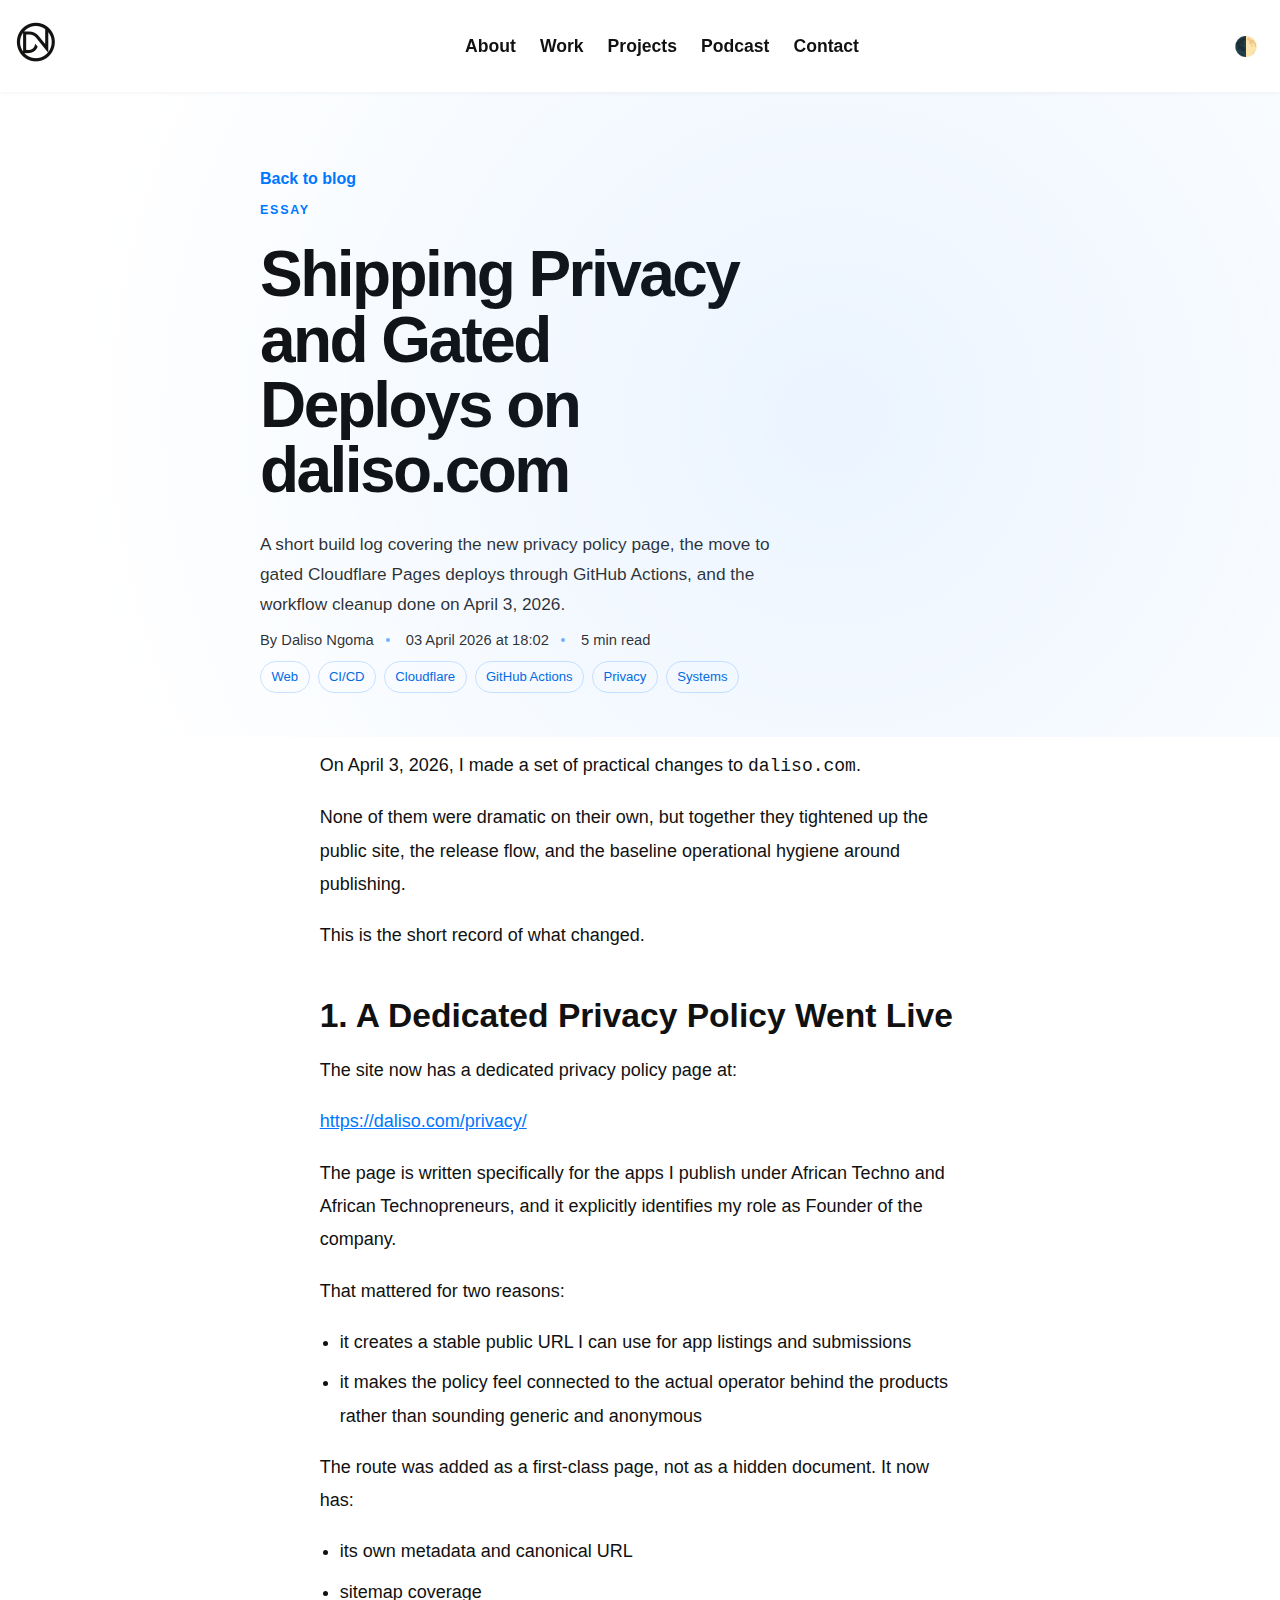
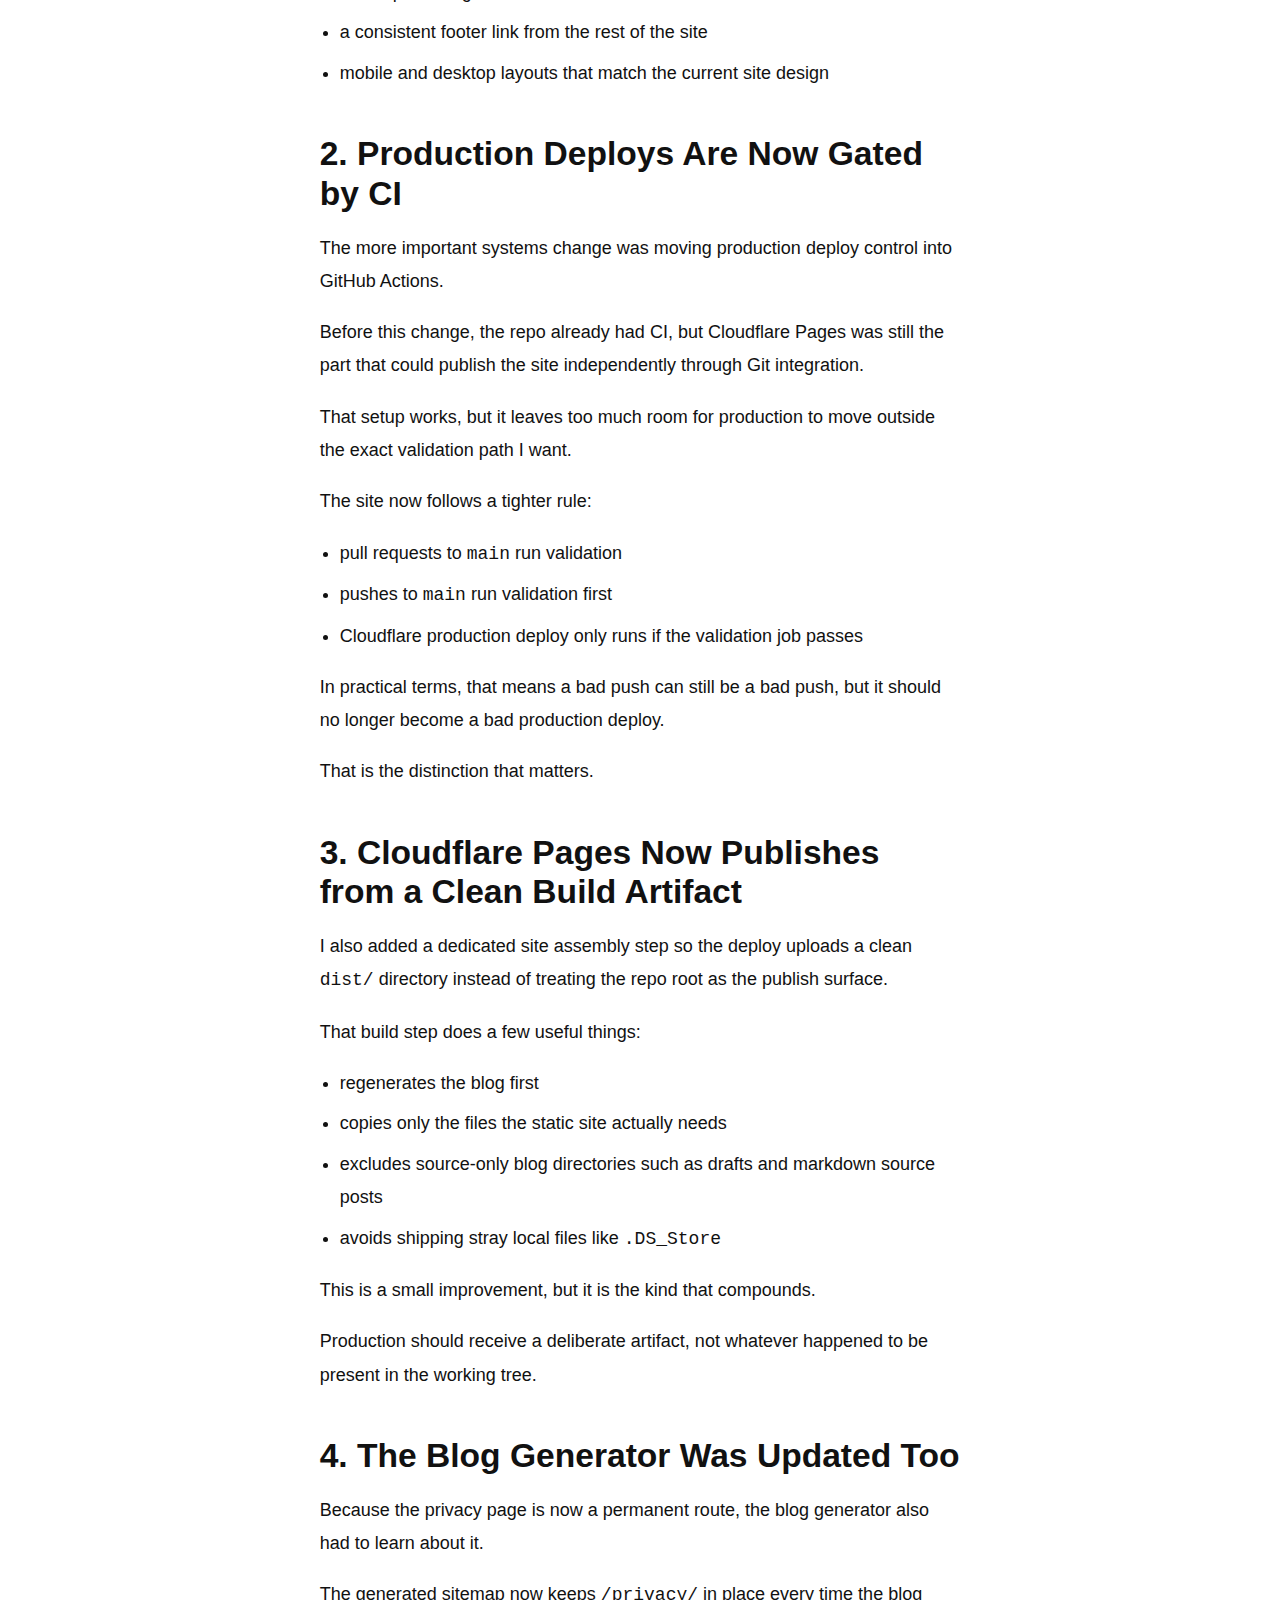
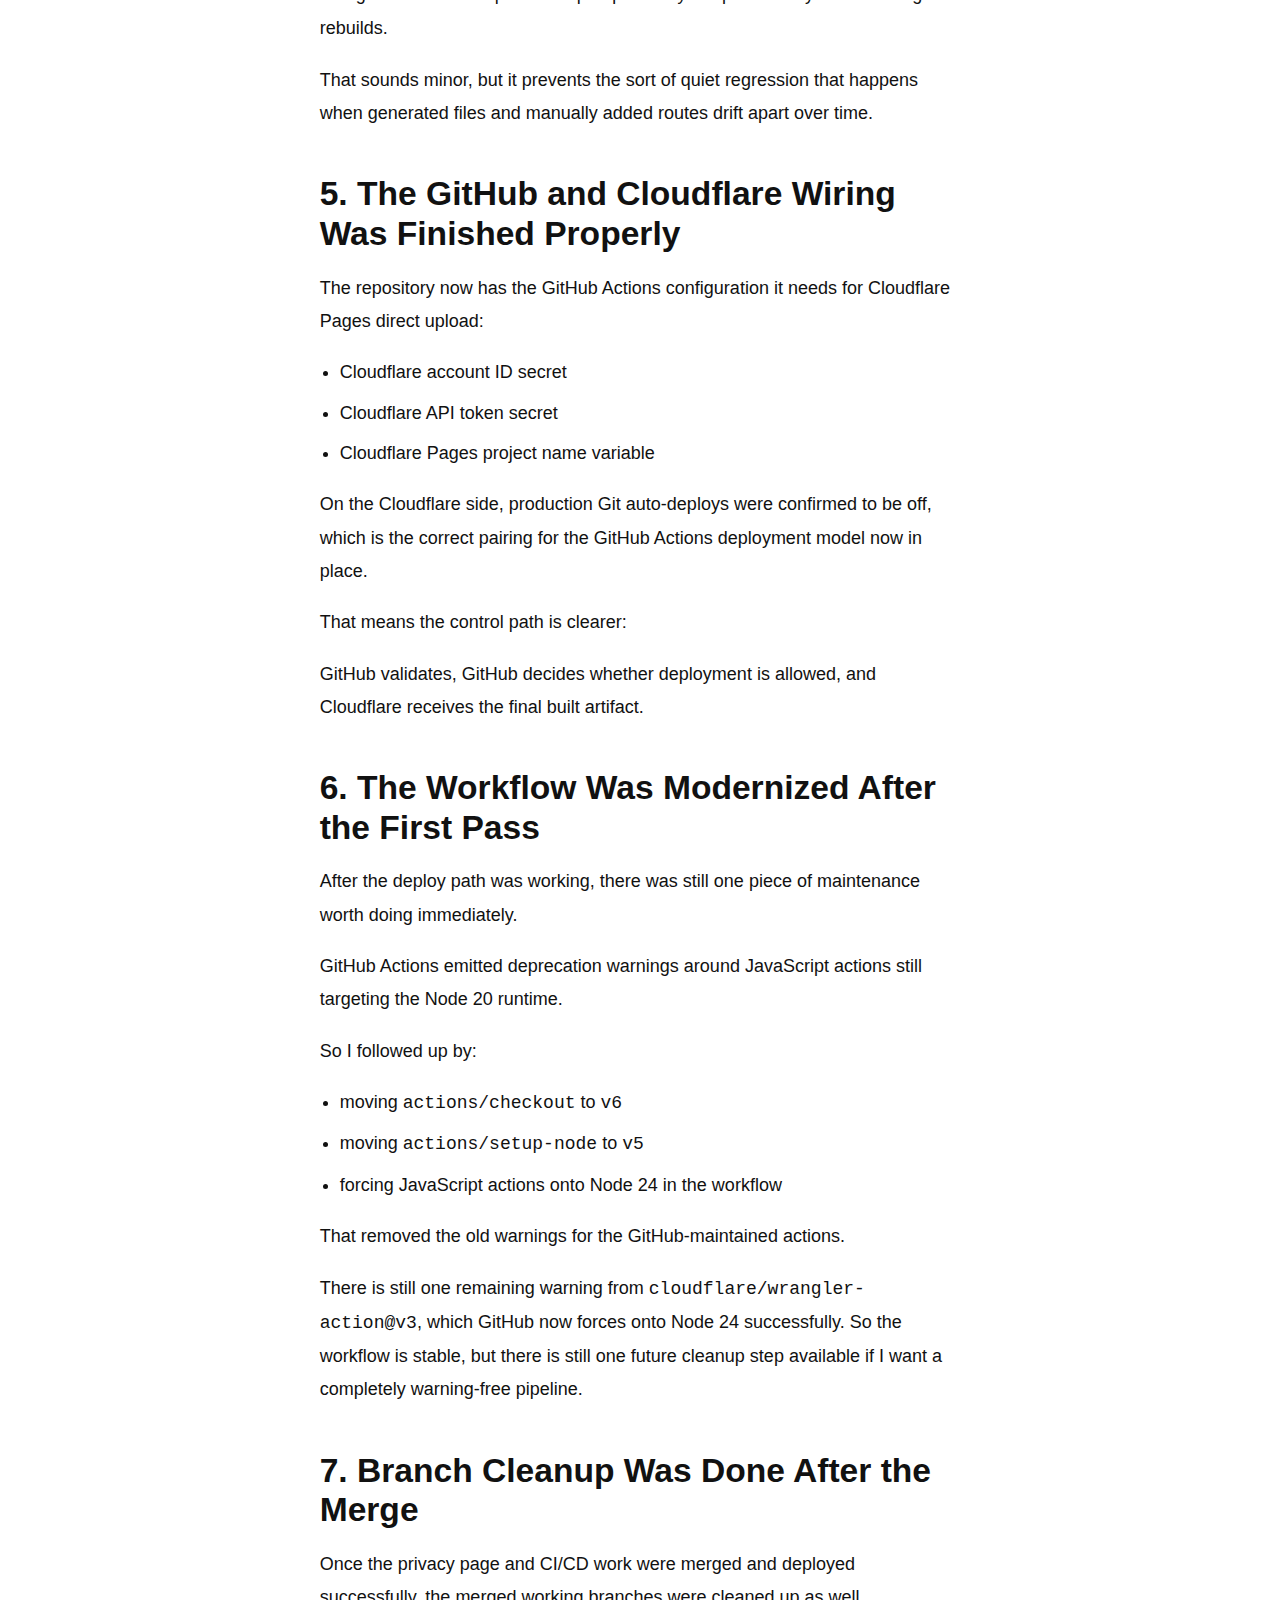
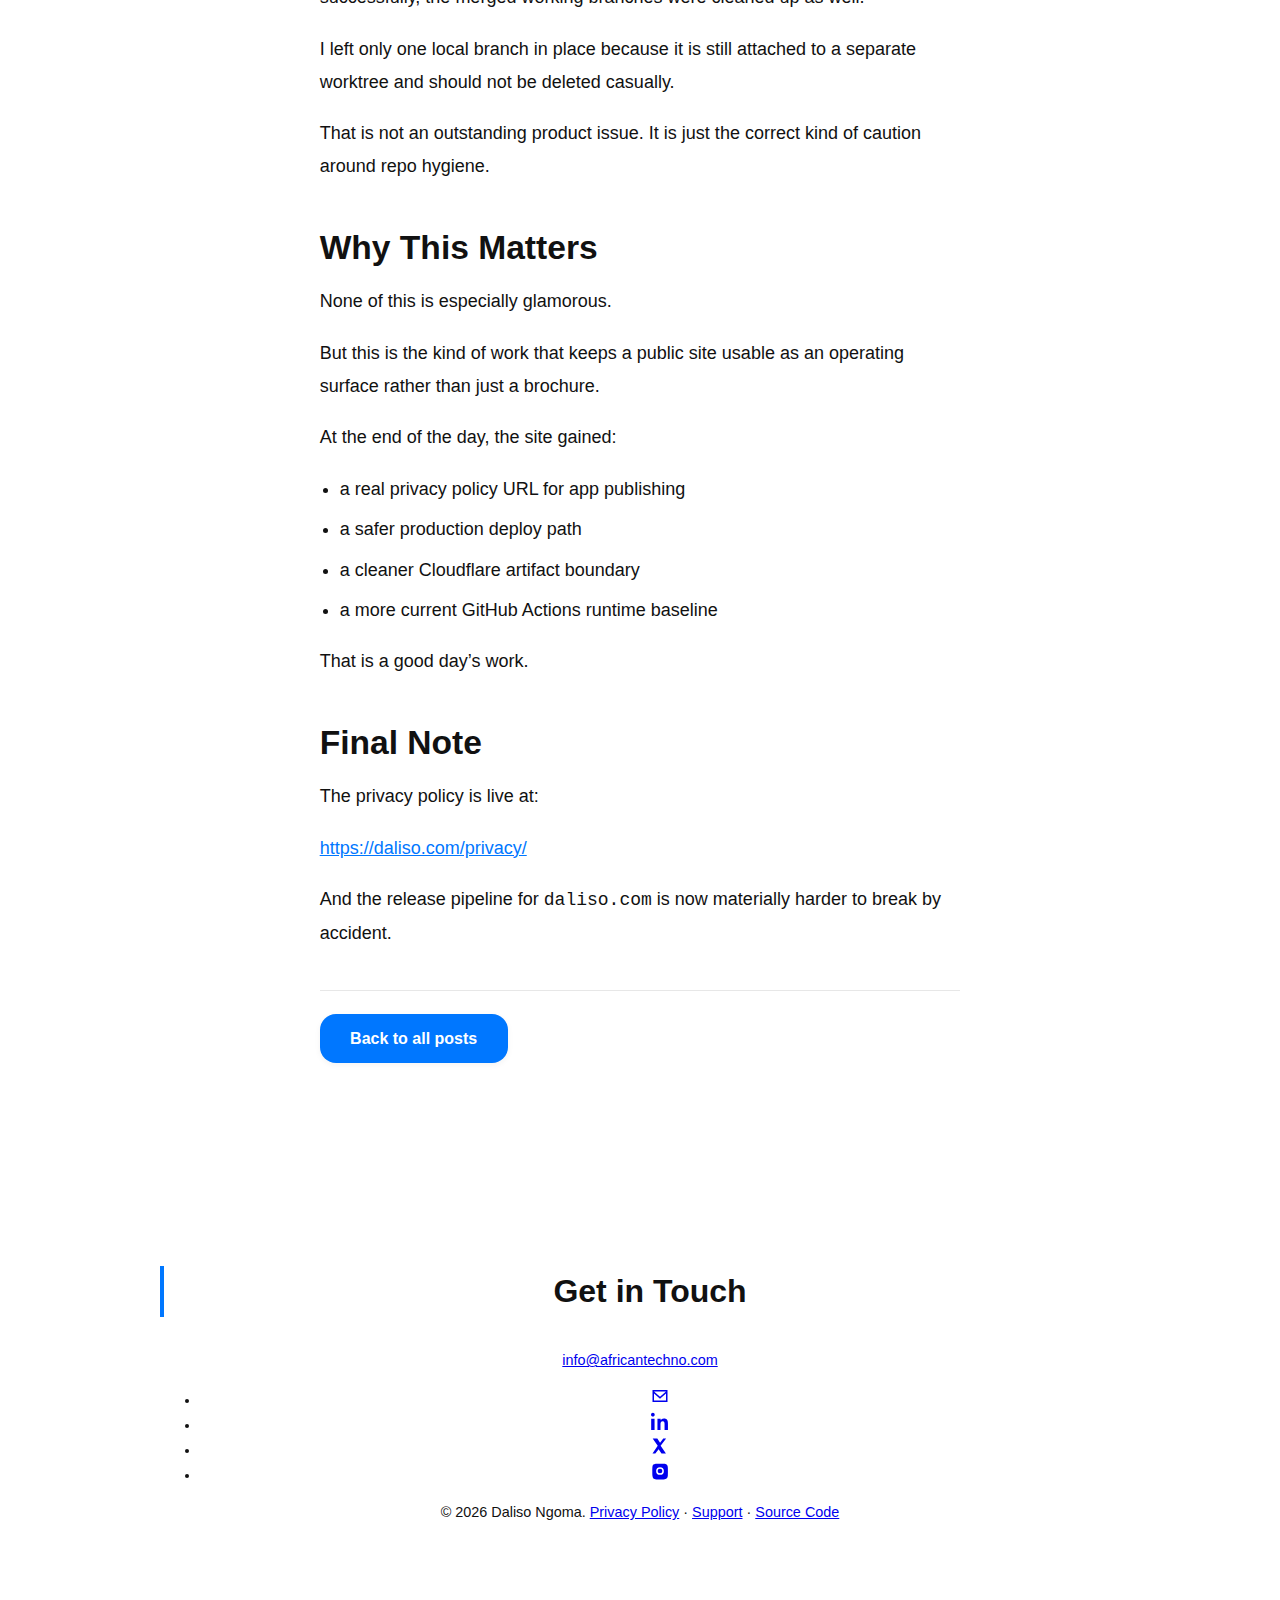
<file: blog/shipping-privacy-and-gated-deploys-on-daliso-com/index.html>
<!DOCTYPE html>
<html lang="en" data-theme="light">
<head>
  <meta charset="UTF-8" />
  <meta name="viewport" content="width=device-width, initial-scale=1.0" />
  <meta name="description" content="A short build log covering the new privacy policy page, the move to gated Cloudflare Pages deploys through GitHub Actions, and the workflow cleanup done on April 3, 2026." />
  <meta name="author" content="Daliso Ngoma" />
  <meta name="robots" content="index, follow" />
  <meta name="base-path" content="/" />
  <meta name="theme-color" content="#0077ff" />
  <meta name="color-scheme" content="light dark" />
  <meta name="last-modified" content="2026-04-03T18:02:00+02:00" />
  <title>Shipping Privacy and Gated Deploys on daliso.com | Blog | Daliso Ngoma</title>
  <link rel="icon" href="/assets/images/favicon.ico" sizes="any" />
  <link rel="icon" href="/assets/images/favicon-32x32.png" type="image/png" sizes="32x32" />
  <link rel="icon" href="/assets/images/favicon-16x16.png" type="image/png" sizes="16x16" />
  <link rel="apple-touch-icon" href="/assets/images/apple-touch-icon.png" />
  <link rel="manifest" href="/manifest.webmanifest" />
  <script>
    try {
      const savedTheme = localStorage.getItem('theme');
      if ((savedTheme || (matchMedia('(prefers-color-scheme: dark)').matches ? 'dark' : 'light')) === 'dark') {
        document.documentElement.dataset.theme = 'dark';
      }
    } catch {}
  </script>
  <link rel="preload" href="/assets/fonts/inter-400.woff2" as="font" type="font/woff2" crossorigin />
  <link rel="preload" href="/assets/fonts/inter-600.woff2" as="font" type="font/woff2" crossorigin />
  <link rel="preload" href="/assets/fonts/space-grotesk-700.woff2" as="font" type="font/woff2" crossorigin />
  <link rel="stylesheet" href="/css/style.css?v=20260410-cachefix" />
  <link rel="stylesheet" href="/css/pages/blog.css?v=20260410-cachefix" />
  <meta property="og:title" content="Shipping Privacy and Gated Deploys on daliso.com | Blog | Daliso Ngoma" />
  <meta property="og:description" content="A short build log covering the new privacy policy page, the move to gated Cloudflare Pages deploys through GitHub Actions, and the workflow cleanup done on April 3, 2026." />
  <meta property="og:image" content="https://daliso.com/blog/shipping-privacy-and-gated-deploys-on-daliso-com/og-image.png" />
  <meta property="og:url" content="https://daliso.com/blog/shipping-privacy-and-gated-deploys-on-daliso-com/" />
  <meta property="og:type" content="article" />
  <meta property="og:site_name" content="Daliso Ngoma" />
  <meta property="og:image:alt" content="Daliso Ngoma page preview card" />
  <meta name="twitter:card" content="summary_large_image" />
  <meta name="twitter:title" content="Shipping Privacy and Gated Deploys on daliso.com | Blog | Daliso Ngoma" />
  <meta name="twitter:description" content="A short build log covering the new privacy policy page, the move to gated Cloudflare Pages deploys through GitHub Actions, and the workflow cleanup done on April 3, 2026." />
  <meta name="twitter:image" content="https://daliso.com/blog/shipping-privacy-and-gated-deploys-on-daliso-com/og-image.png" />
  <meta name="twitter:image:alt" content="Daliso Ngoma page preview card" />
  <link rel="canonical" href="https://daliso.com/blog/shipping-privacy-and-gated-deploys-on-daliso-com/" />
  <link rel="alternate" type="application/atom+xml" title="Daliso Ngoma — Blog (Atom)" href="https://daliso.com/feed.xml" />
  <link rel="alternate" type="application/feed+json" title="Daliso Ngoma — Blog (JSON Feed)" href="https://daliso.com/feed.json" />
  <meta property="article:published_time" content="2026-04-03T18:02:00+02:00" />
  <meta property="article:author" content="Daliso Ngoma" />
  <meta property="article:tag" content="Web" />
  <meta property="article:tag" content="CI/CD" />
  <meta property="article:tag" content="Cloudflare" />
  <meta property="article:tag" content="GitHub Actions" />
  <meta property="article:tag" content="Privacy" />
  <meta property="article:tag" content="Systems" />
  <link rel="alternate" type="text/plain" title="Plain-text version" href="https://daliso.com/blog/shipping-privacy-and-gated-deploys-on-daliso-com/plaintext.txt" />

  <script type="module" src="/js/main.js?v=20260410-cachefix"></script>
  <script type="application/ld+json">
{
  "@context": "https://schema.org",
  "@graph": [
    {
      "@type": "BlogPosting",
      "@id": "https://daliso.com/blog/shipping-privacy-and-gated-deploys-on-daliso-com/#article",
      "headline": "Shipping Privacy and Gated Deploys on daliso.com",
      "description": "A short build log covering the new privacy policy page, the move to gated Cloudflare Pages deploys through GitHub Actions, and the workflow cleanup done on April 3, 2026.",
      "articleBody": "On April 3, 2026, I made a set of practical changes to `daliso.com`.\n\nNone of them were dramatic on their own, but together they tightened up the public site, the release flow, and the baseline operational hygiene around publishing.\n\nThis is the short record of what changed.\n\n## 1. A Dedicated Privacy Policy Went Live\n\nThe site now has a dedicated privacy policy page at:\n\n[https://daliso.com/privacy/](https://daliso.com/privacy/)\n\nThe page is written specifically for the apps I publish under African Techno and African Technopreneurs, and it explicitly identifies my role as Founder of the company.\n\nThat mattered for two reasons:\n\n- it creates a stable public URL I can use for app listings and submissions\n- it makes the policy feel connected to the actual operator behind the products rather than sounding generic and anonymous\n\nThe route was added as a first-class page, not as a hidden document. It now has:\n\n- its own metadata and canonical URL\n- sitemap coverage\n- a consistent footer link from the rest of the site\n- mobile and desktop layouts that match the current site design\n\n## 2. Production Deploys Are Now Gated by CI\n\nThe more important systems change was moving production deploy control into GitHub Actions.\n\nBefore this change, the repo already had CI, but Cloudflare Pages was still the part that could publish the site independently through Git integration.\n\nThat setup works, but it leaves too much room for production to move outside the exact validation path I want.\n\nThe site now follows a tighter rule:\n\n- pull requests to `main` run validation\n- pushes to `main` run validation first\n- Cloudflare production deploy only runs if the validation job passes\n\nIn practical terms, that means a bad push can still be a bad push, but it should no longer become a bad production deploy.\n\nThat is the distinction that matters.\n\n## 3. Cloudflare Pages Now Publishes from a Clean Build Artifact\n\nI also added a dedicated site assembly step so the deploy uploads a clean `dist/` directory instead of treating the repo root as the publish surface.\n\nThat build step does a few useful things:\n\n- regenerates the blog first\n- copies only the files the static site actually needs\n- excludes source-only blog directories such as drafts and markdown source posts\n- avoids shipping stray local files like `.DS_Store`\n\nThis is a small improvement, but it is the kind that compounds.\n\nProduction should receive a deliberate artifact, not whatever happened to be present in the working tree.\n\n## 4. The Blog Generator Was Updated Too\n\nBecause the privacy page is now a permanent route, the blog generator also had to learn about it.\n\nThe generated sitemap now keeps `/privacy/` in place every time the blog rebuilds.\n\nThat sounds minor, but it prevents the sort of quiet regression that happens when generated files and manually added routes drift apart over time.\n\n## 5. The GitHub and Cloudflare Wiring Was Finished Properly\n\nThe repository now has the GitHub Actions configuration it needs for Cloudflare Pages direct upload:\n\n- Cloudflare account ID secret\n- Cloudflare API token secret\n- Cloudflare Pages project name variable\n\nOn the Cloudflare side, production Git auto-deploys were confirmed to be off, which is the correct pairing for the GitHub Actions deployment model now in place.\n\nThat means the control path is clearer:\n\nGitHub validates, GitHub decides whether deployment is allowed, and Cloudflare receives the final built artifact.\n\n## 6. The Workflow Was Modernized After the First Pass\n\nAfter the deploy path was working, there was still one piece of maintenance worth doing immediately.\n\nGitHub Actions emitted deprecation warnings around JavaScript actions still targeting the Node 20 runtime.\n\nSo I followed up by:\n\n- moving `actions/checkout` to `v6`\n- moving `actions/setup-node` to `v5`\n- forcing JavaScript actions onto Node 24 in the workflow\n\nThat removed the old warnings for the GitHub-maintained actions.\n\nThere is still one remaining warning from `cloudflare/wrangler-action@v3`, which GitHub now forces onto Node 24 successfully. So the workflow is stable, but there is still one future cleanup step available if I want a completely warning-free pipeline.\n\n## 7. Branch Cleanup Was Done After the Merge\n\nOnce the privacy page and CI/CD work were merged and deployed successfully, the merged working branches were cleaned up as well.\n\nI left only one local branch in place because it is still attached to a separate worktree and should not be deleted casually.\n\nThat is not an outstanding product issue. It is just the correct kind of caution around repo hygiene.\n\n## Why This Matters\n\nNone of this is especially glamorous.\n\nBut this is the kind of work that keeps a public site usable as an operating surface rather than just a brochure.\n\nAt the end of the day, the site gained:\n\n- a real privacy policy URL for app publishing\n- a safer production deploy path\n- a cleaner Cloudflare artifact boundary\n- a more current GitHub Actions runtime baseline\n\nThat is a good day’s work.\n\n## Final Note\n\nThe privacy policy is live at:\n\n[https://daliso.com/privacy/](https://daliso.com/privacy/)\n\nAnd the release pipeline for `daliso.com` is now materially harder to break by accident.",
      "datePublished": "2026-04-03T18:02:00+02:00",
      "dateModified": "2026-04-03T18:02:00+02:00",
      "wordCount": 849,
      "inLanguage": "en",
      "author": {
        "@type": "Person",
        "name": "Daliso Ngoma",
        "url": "https://daliso.com"
      },
      "image": "https://daliso.com/blog/shipping-privacy-and-gated-deploys-on-daliso-com/og-image.png",
      "mainEntityOfPage": {
        "@type": "WebPage",
        "@id": "https://daliso.com/blog/shipping-privacy-and-gated-deploys-on-daliso-com/"
      },
      "publisher": {
        "@type": "Person",
        "name": "Daliso Ngoma",
        "url": "https://daliso.com"
      },
      "keywords": [
        "Web",
        "CI/CD",
        "Cloudflare",
        "GitHub Actions",
        "Privacy",
        "Systems"
      ],
      "url": "https://daliso.com/blog/shipping-privacy-and-gated-deploys-on-daliso-com/",
      "isPartOf": {
        "@type": "Blog",
        "@id": "https://daliso.com/blog/#blog",
        "name": "Daliso Ngoma — Blog",
        "url": "https://daliso.com/blog/"
      }
    },
    {
      "@type": "BreadcrumbList",
      "itemListElement": [
        {
          "@type": "ListItem",
          "position": 1,
          "name": "Home",
          "item": "https://daliso.com/"
        },
        {
          "@type": "ListItem",
          "position": 2,
          "name": "Blog",
          "item": "https://daliso.com/blog/"
        },
        {
          "@type": "ListItem",
          "position": 3,
          "name": "Shipping Privacy and Gated Deploys on daliso.com",
          "item": "https://daliso.com/blog/shipping-privacy-and-gated-deploys-on-daliso-com/"
        }
      ]
    }
  ]
}
  </script>
</head>
<body>
  <a href="#main-content" class="skip-link">Skip to main content</a>
  <header class="hero">
    <div class="container">
      
      <nav class="navbar" aria-label="Primary">
        <div class="logo">
          <a href="/"><img id="site-logo" src="/assets/images/logo-120.webp" alt="Daliso Logo" width="40" height="40" decoding="async" /></a>
        </div>
        <button class="hamburger" id="hamburger" aria-label="Toggle menu">
          <span class="bar"></span>
          <span class="bar"></span>
          <span class="bar"></span>
        </button>
        <ul class="nav-menu" id="nav-menu">
          <li><a href="/">Home</a></li>
          <li><a href="/about/">About</a></li>
          <li><a href="/work/">Work</a></li>
          <li><a href="/projects/">Projects</a></li>
          <li><a href="/media/">Media</a></li>
          <li><a href="/blog/">Blog</a></li>
        </ul>
        <button id="theme-toggle" aria-label="Switch to dark mode" aria-pressed="false" title="Switch to dark mode">🌓</button>
      </nav>
  
      
        <div class="blog-article-hero animate-on-scroll">
          <a class="blog-back-link" href="/blog/">Back to blog</a>
          <p class="blog-eyebrow">Essay</p>
          <h1>Shipping Privacy and Gated Deploys on daliso.com</h1>
          <p class="blog-article-dek">A short build log covering the new privacy policy page, the move to gated Cloudflare Pages deploys through GitHub Actions, and the workflow cleanup done on April 3, 2026.</p>
          <div class="blog-meta-list" aria-label="Article metadata">
            <span>By Daliso Ngoma</span>
            <span><time datetime="2026-04-03T18:02:00+02:00">03 April 2026 at 18:02</time></span>
            <span>5 min read</span>
          </div>
          
          
          <ul class="blog-tag-list" aria-label="Tags">
            <li class="blog-tag">Web</li><li class="blog-tag">CI/CD</li><li class="blog-tag">Cloudflare</li><li class="blog-tag">GitHub Actions</li><li class="blog-tag">Privacy</li><li class="blog-tag">Systems</li>
          </ul>
  
        </div>
  
    </div>
  </header>

  <main id="main-content">
    
    <section class="section blog-article-section">
      <div class="container">
        <article class="blog-article animate-on-scroll">
          <div class="blog-prose">
            <p>On April 3, 2026, I made a set of practical changes to <code>daliso.com</code>.</p>
<p>None of them were dramatic on their own, but together they tightened up the public site, the release flow, and the baseline operational hygiene around publishing.</p>
<p>This is the short record of what changed.</p>
<h2>1. A Dedicated Privacy Policy Went Live</h2>
<p>The site now has a dedicated privacy policy page at:</p>
<p><a href="https://daliso.com/privacy/">https://daliso.com/privacy/</a></p>
<p>The page is written specifically for the apps I publish under African Techno and African Technopreneurs, and it explicitly identifies my role as Founder of the company.</p>
<p>That mattered for two reasons:</p>
<ul>
<li>it creates a stable public URL I can use for app listings and submissions</li>
<li>it makes the policy feel connected to the actual operator behind the products rather than sounding generic and anonymous</li>
</ul>
<p>The route was added as a first-class page, not as a hidden document. It now has:</p>
<ul>
<li>its own metadata and canonical URL</li>
<li>sitemap coverage</li>
<li>a consistent footer link from the rest of the site</li>
<li>mobile and desktop layouts that match the current site design</li>
</ul>
<h2>2. Production Deploys Are Now Gated by CI</h2>
<p>The more important systems change was moving production deploy control into GitHub Actions.</p>
<p>Before this change, the repo already had CI, but Cloudflare Pages was still the part that could publish the site independently through Git integration.</p>
<p>That setup works, but it leaves too much room for production to move outside the exact validation path I want.</p>
<p>The site now follows a tighter rule:</p>
<ul>
<li>pull requests to <code>main</code> run validation</li>
<li>pushes to <code>main</code> run validation first</li>
<li>Cloudflare production deploy only runs if the validation job passes</li>
</ul>
<p>In practical terms, that means a bad push can still be a bad push, but it should no longer become a bad production deploy.</p>
<p>That is the distinction that matters.</p>
<h2>3. Cloudflare Pages Now Publishes from a Clean Build Artifact</h2>
<p>I also added a dedicated site assembly step so the deploy uploads a clean <code>dist/</code> directory instead of treating the repo root as the publish surface.</p>
<p>That build step does a few useful things:</p>
<ul>
<li>regenerates the blog first</li>
<li>copies only the files the static site actually needs</li>
<li>excludes source-only blog directories such as drafts and markdown source posts</li>
<li>avoids shipping stray local files like <code>.DS_Store</code></li>
</ul>
<p>This is a small improvement, but it is the kind that compounds.</p>
<p>Production should receive a deliberate artifact, not whatever happened to be present in the working tree.</p>
<h2>4. The Blog Generator Was Updated Too</h2>
<p>Because the privacy page is now a permanent route, the blog generator also had to learn about it.</p>
<p>The generated sitemap now keeps <code>/privacy/</code> in place every time the blog rebuilds.</p>
<p>That sounds minor, but it prevents the sort of quiet regression that happens when generated files and manually added routes drift apart over time.</p>
<h2>5. The GitHub and Cloudflare Wiring Was Finished Properly</h2>
<p>The repository now has the GitHub Actions configuration it needs for Cloudflare Pages direct upload:</p>
<ul>
<li>Cloudflare account ID secret</li>
<li>Cloudflare API token secret</li>
<li>Cloudflare Pages project name variable</li>
</ul>
<p>On the Cloudflare side, production Git auto-deploys were confirmed to be off, which is the correct pairing for the GitHub Actions deployment model now in place.</p>
<p>That means the control path is clearer:</p>
<p>GitHub validates, GitHub decides whether deployment is allowed, and Cloudflare receives the final built artifact.</p>
<h2>6. The Workflow Was Modernized After the First Pass</h2>
<p>After the deploy path was working, there was still one piece of maintenance worth doing immediately.</p>
<p>GitHub Actions emitted deprecation warnings around JavaScript actions still targeting the Node 20 runtime.</p>
<p>So I followed up by:</p>
<ul>
<li>moving <code>actions/checkout</code> to <code>v6</code></li>
<li>moving <code>actions/setup-node</code> to <code>v5</code></li>
<li>forcing JavaScript actions onto Node 24 in the workflow</li>
</ul>
<p>That removed the old warnings for the GitHub-maintained actions.</p>
<p>There is still one remaining warning from <code>cloudflare/wrangler-action@v3</code>, which GitHub now forces onto Node 24 successfully. So the workflow is stable, but there is still one future cleanup step available if I want a completely warning-free pipeline.</p>
<h2>7. Branch Cleanup Was Done After the Merge</h2>
<p>Once the privacy page and CI/CD work were merged and deployed successfully, the merged working branches were cleaned up as well.</p>
<p>I left only one local branch in place because it is still attached to a separate worktree and should not be deleted casually.</p>
<p>That is not an outstanding product issue. It is just the correct kind of caution around repo hygiene.</p>
<h2>Why This Matters</h2>
<p>None of this is especially glamorous.</p>
<p>But this is the kind of work that keeps a public site usable as an operating surface rather than just a brochure.</p>
<p>At the end of the day, the site gained:</p>
<ul>
<li>a real privacy policy URL for app publishing</li>
<li>a safer production deploy path</li>
<li>a cleaner Cloudflare artifact boundary</li>
<li>a more current GitHub Actions runtime baseline</li>
</ul>
<p>That is a good day’s work.</p>
<h2>Final Note</h2>
<p>The privacy policy is live at:</p>
<p><a href="https://daliso.com/privacy/">https://daliso.com/privacy/</a></p>
<p>And the release pipeline for <code>daliso.com</code> is now materially harder to break by accident.</p>

          </div>
          <div class="blog-article-cta">
            <a class="btn btn-outline" href="/blog/">Back to all posts</a>
          </div>
        </article>
      </div>
    </section>
  
  </main>

  
  <footer>
    <div class="container">
      <h2>Get in Touch</h2>
      <p class="footer-contact"><a href="mailto:info@africantechno.com">info@africantechno.com</a></p>
      <ul class="social-links">
        <li><a href="mailto:info@africantechno.com" aria-label="Email"><svg width="18" height="18" fill="currentColor" viewBox="0 0 24 24" aria-hidden="true"><path d="M2 4h20v16H2V4zm2 2v.01L12 13l8-6.99V6H4zm0 2.83V18h16V8.83l-8 7-8-7z"/></svg></a></li>
        <li><a href="https://linkedin.com/in/djngoma" target="_blank" rel="noopener noreferrer" aria-label="LinkedIn"><svg width="18" height="18" fill="currentColor" viewBox="0 0 24 24" aria-hidden="true"><path d="M4.98 3.5C4.98 4.88 3.87 6 2.5 6S0 4.88 0 3.5 1.12 1 2.5 1 4.98 2.12 4.98 3.5zM.24 8.98h4.51V24H.24zM8.6 8.98h4.31v2.05h.06c.6-1.14 2.06-2.35 4.24-2.35 4.54 0 5.38 2.99 5.38 6.87V24h-4.51v-7.56c0-1.8-.03-4.12-2.51-4.12-2.51 0-2.9 1.96-2.9 3.98V24H8.6z"/></svg></a></li>
        <li><a href="https://x.com/djngoma" target="_blank" rel="noopener noreferrer" aria-label="X"><svg width="18" height="18" fill="currentColor" viewBox="0 0 24 24" aria-hidden="true"><path d="M20.146 2H16.36l-4.28 5.62-3.66-5.62H2.22l6.73 9.63L2 22h3.787l4.356-5.72L14 22h5.908l-7.08-10.21z"/></svg></a></li>
        <li><a href="https://instagram.com/djngoma" target="_blank" rel="noopener noreferrer" aria-label="Instagram"><svg width="18" height="18" fill="currentColor" viewBox="0 0 24 24" aria-hidden="true"><path d="M12 2.2c3.2 0 3.584.012 4.85.07 1.17.056 1.97.24 2.43.402a4.92 4.92 0 011.77 1.025c.47.47.843 1.1 1.025 1.77.162.46.346 1.26.402 2.43.058 1.267.07 1.65.07 4.85s-.012 3.584-.07 4.85c-.056 1.17-.24 1.97-.402 2.43a4.92 4.92 0 01-1.025 1.77 4.92 4.92 0 01-1.77 1.025c-.46.162-1.26.346-2.43.402-1.267.058-1.65.07-4.85.07s-3.584-.012-4.85-.07c-1.17-.056-1.97-.24-2.43-.402a4.92 4.92 0 01-1.77-1.025A4.92 4.92 0 012.2 19.65c-.162-.46-.346-1.26-.402-2.43C1.74 15.954 1.728 15.57 1.728 12.37s.012-3.584.07-4.85c.056-1.17.24-1.97.402-2.43a4.92 4.92 0 011.025-1.77A4.92 4.92 0 015.32 2.672c.46-.162 1.26-.346 2.43-.402C8.416 2.212 8.8 2.2 12 2.2zM12 6.838a5.162 5.162 0 100 10.324 5.162 5.162 0 000-10.324zm0 8.324a3.162 3.162 0 110-6.324 3.162 3.162 0 010 6.324zm6.406-8.826a1.2 1.2 0 11-2.4 0 1.2 1.2 0 012.4 0z"/></svg></a></li>
      </ul>
      <p class="footer-copy">© 2026 Daliso Ngoma. <a href="/privacy/">Privacy Policy</a> · <a href="/support/">Support</a> · <a href="https://github.com/DJNgoma/daliso-website" target="_blank" rel="noopener noreferrer">Source Code</a></p>
    </div>
  </footer>
  
</body>
</html>
</file>
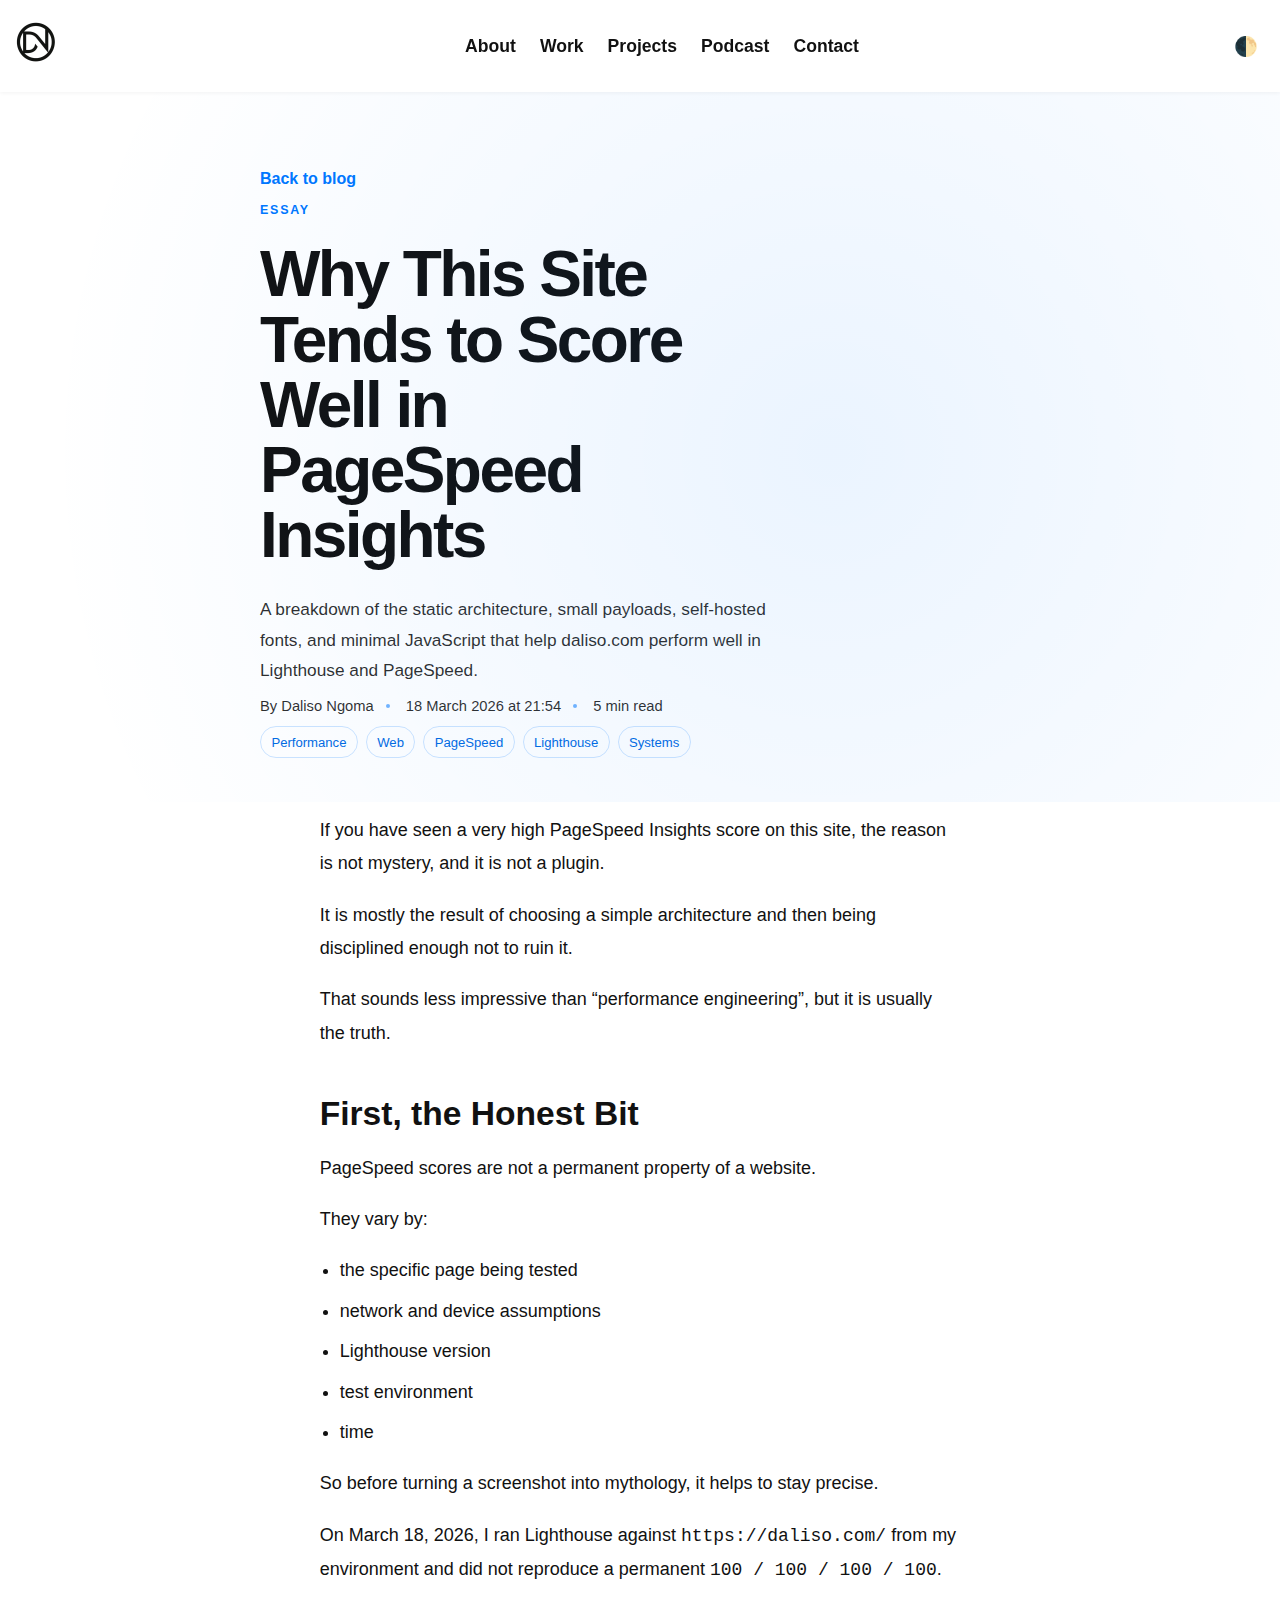
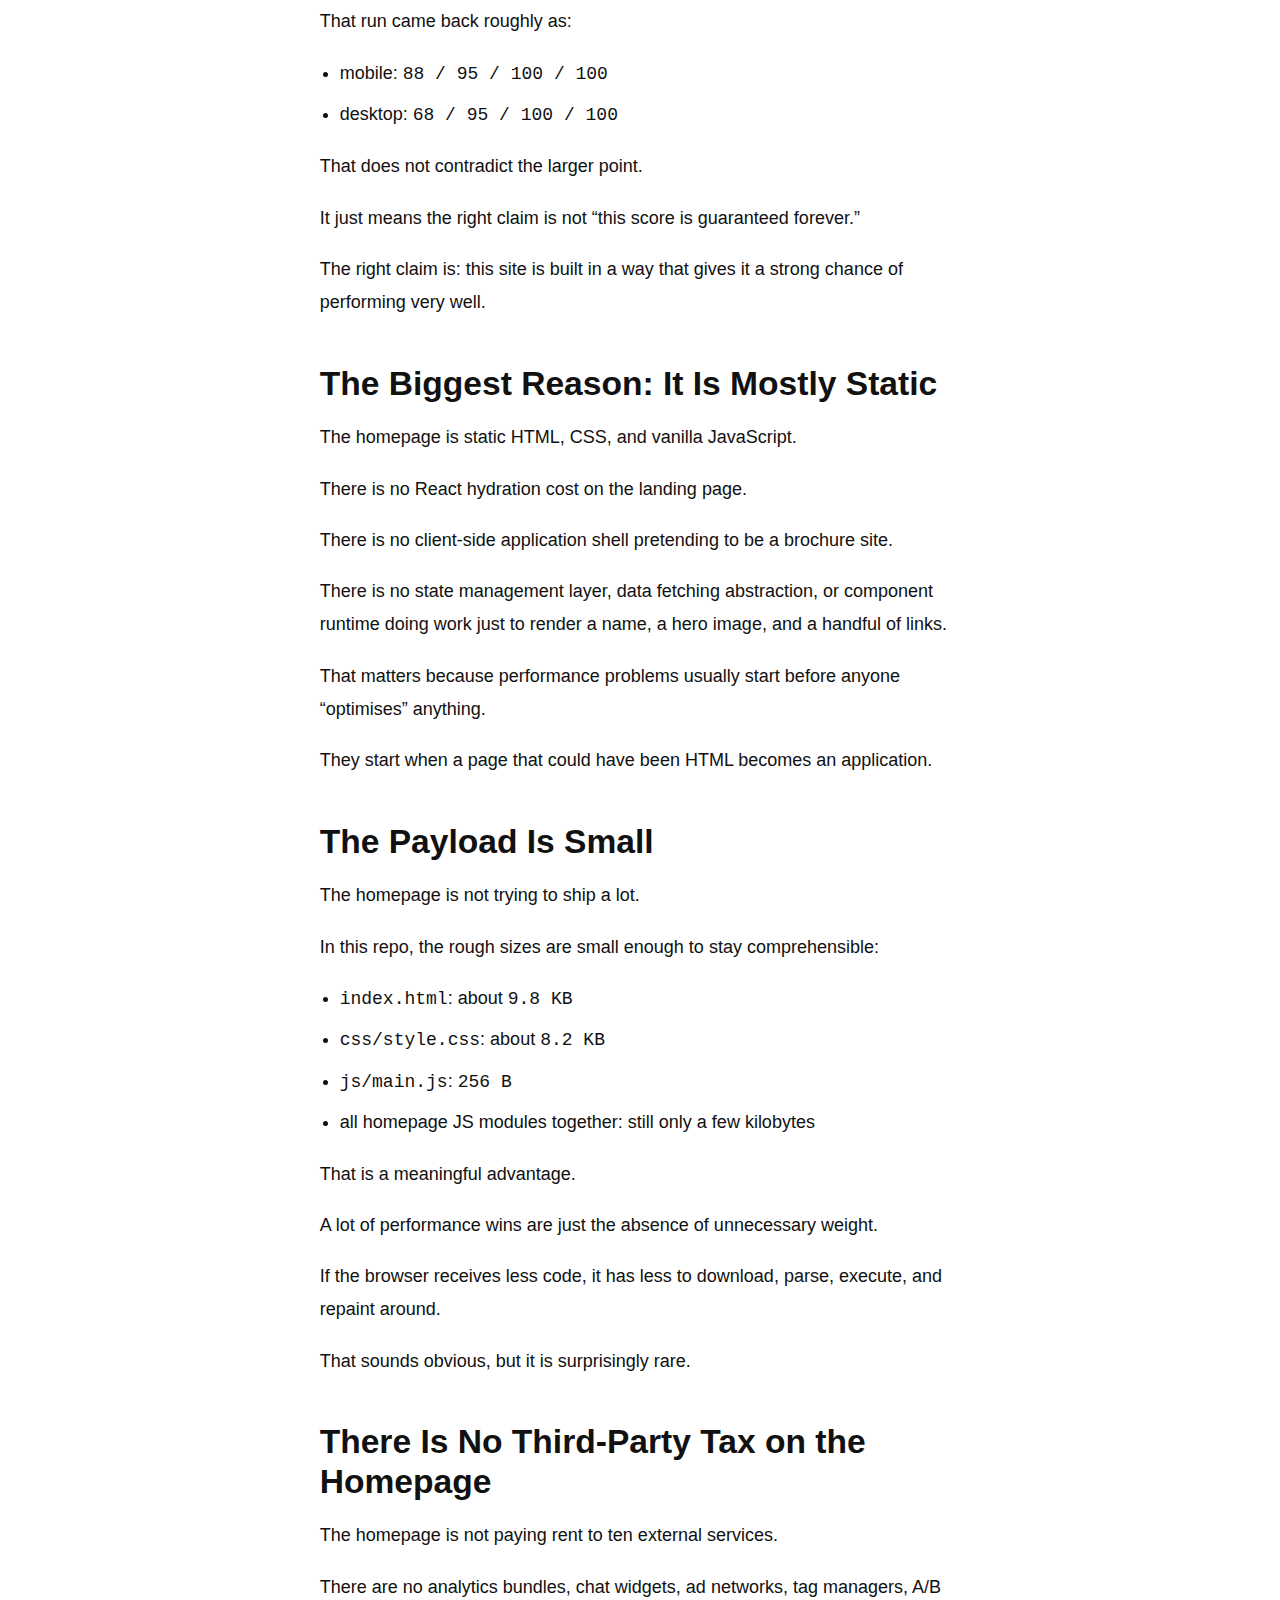
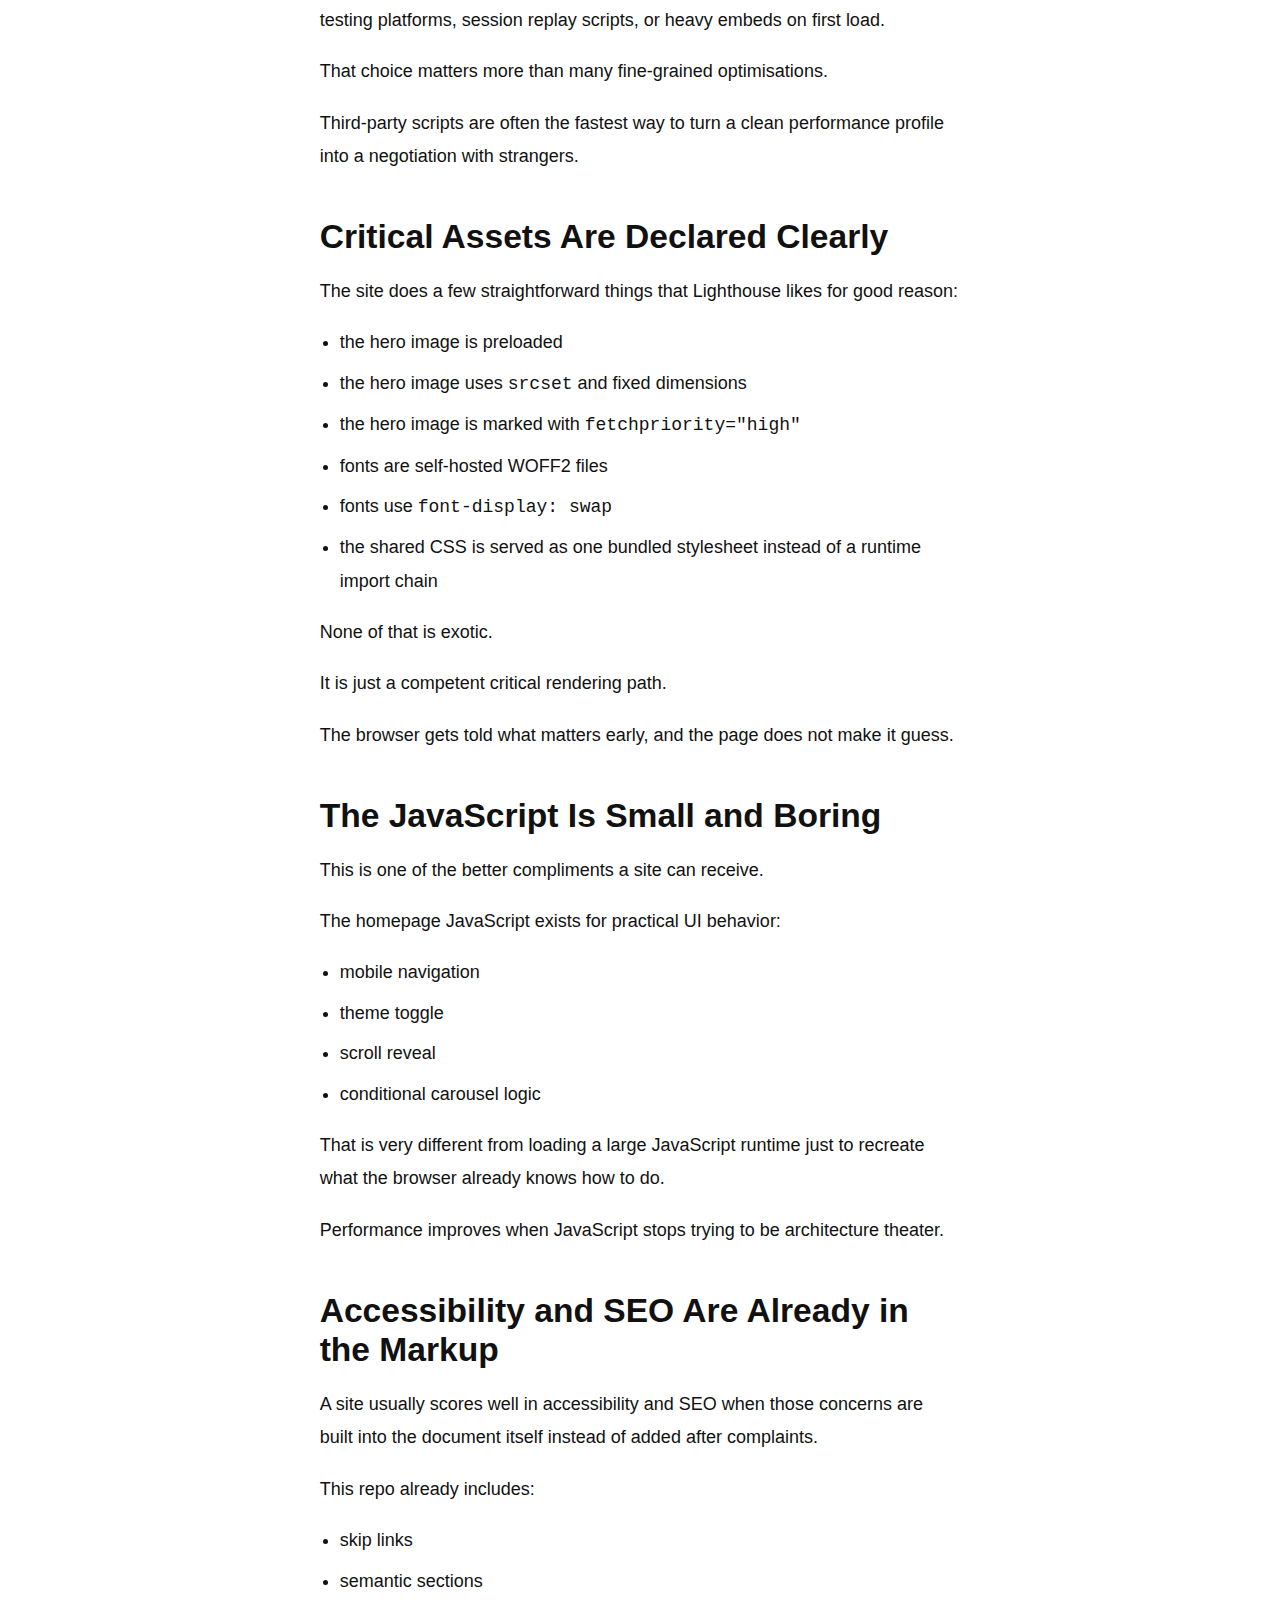
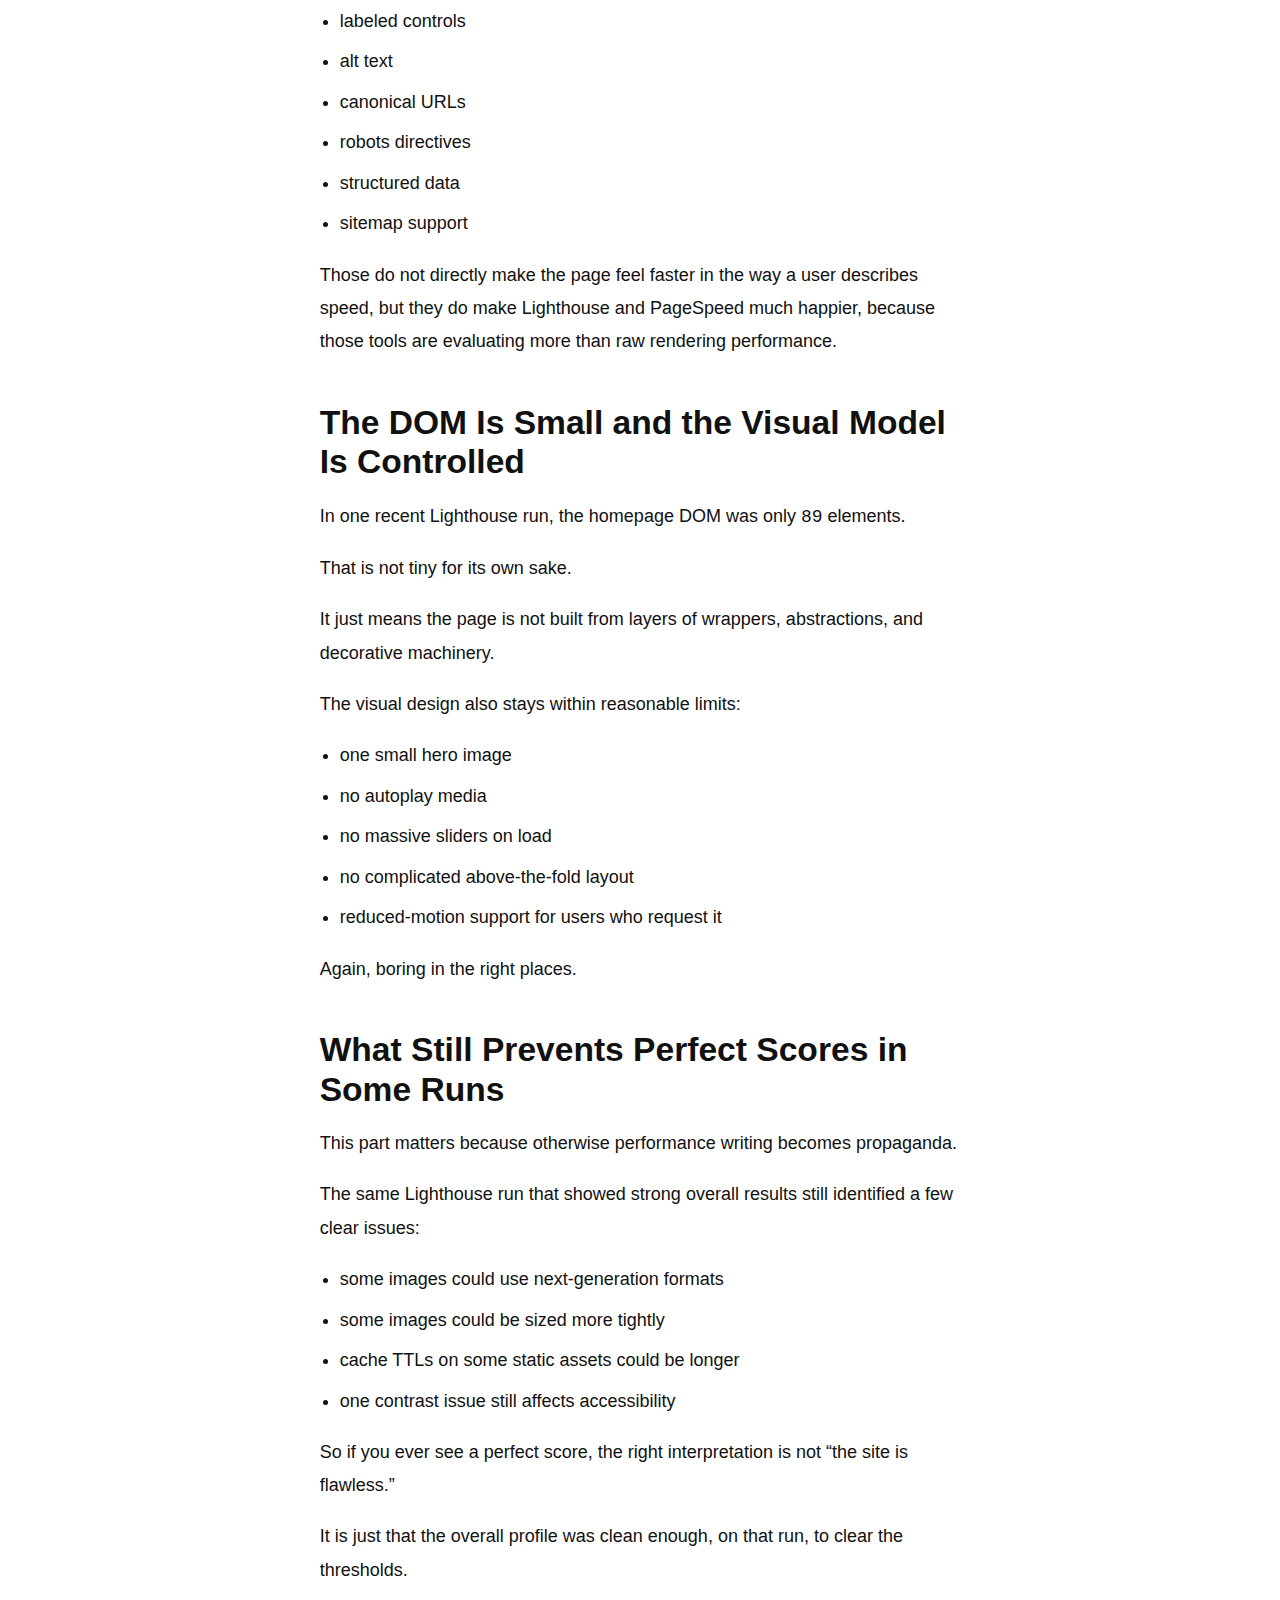
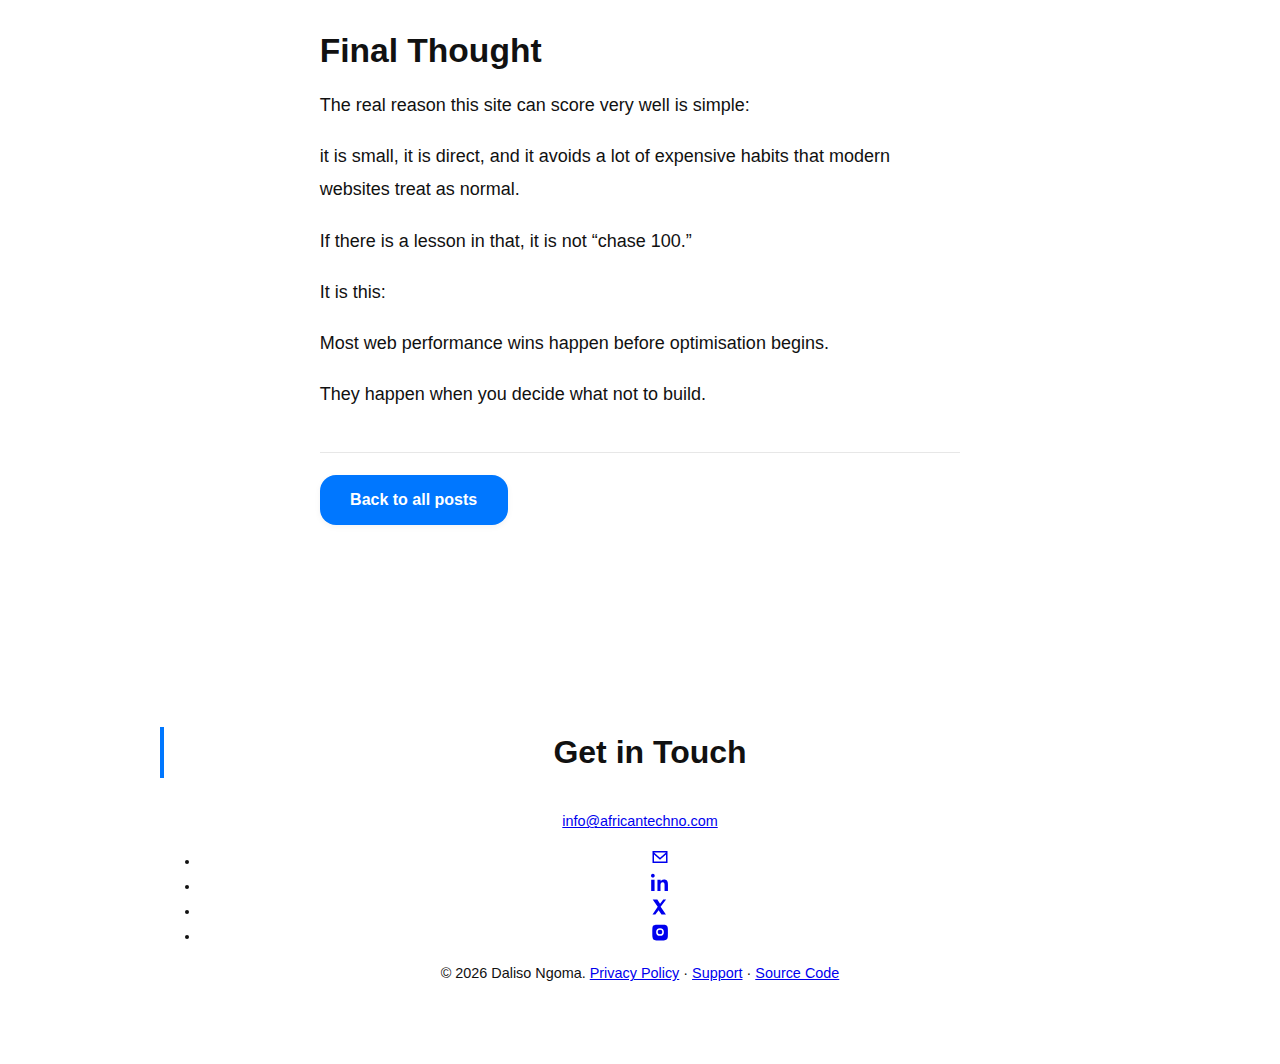
<file: blog/why-this-site-tends-to-score-well-in-pagespeed-insights/index.html>
<!DOCTYPE html>
<html lang="en" data-theme="light">
<head>
  <meta charset="UTF-8" />
  <meta name="viewport" content="width=device-width, initial-scale=1.0" />
  <meta name="description" content="A breakdown of the static architecture, small payloads, self-hosted fonts, and minimal JavaScript that help daliso.com perform well in Lighthouse and PageSpeed." />
  <meta name="author" content="Daliso Ngoma" />
  <meta name="robots" content="index, follow" />
  <meta name="base-path" content="/" />
  <meta name="theme-color" content="#0077ff" />
  <meta name="color-scheme" content="light dark" />
  <meta name="last-modified" content="2026-03-18T21:54:40+02:00" />
  <title>Why This Site Tends to Score Well in PageSpeed Insights | Blog | Daliso Ngoma</title>
  <link rel="icon" href="/assets/images/favicon.ico" sizes="any" />
  <link rel="icon" href="/assets/images/favicon-32x32.png" type="image/png" sizes="32x32" />
  <link rel="icon" href="/assets/images/favicon-16x16.png" type="image/png" sizes="16x16" />
  <link rel="apple-touch-icon" href="/assets/images/apple-touch-icon.png" />
  <link rel="manifest" href="/manifest.webmanifest" />
  <script>
    try {
      const savedTheme = localStorage.getItem('theme');
      if ((savedTheme || (matchMedia('(prefers-color-scheme: dark)').matches ? 'dark' : 'light')) === 'dark') {
        document.documentElement.dataset.theme = 'dark';
      }
    } catch {}
  </script>
  <link rel="preload" href="/assets/fonts/inter-400.woff2?v=20260426-perf" as="font" type="font/woff2" crossorigin />
  <link rel="preload" href="/assets/fonts/space-grotesk-700.woff2?v=20260426-perf" as="font" type="font/woff2" crossorigin />
  <link rel="stylesheet" href="/css/style.css?v=20260426-perf" />
  <link rel="stylesheet" href="/css/pages/blog.css?v=20260426-perf" />
  <meta property="og:title" content="Why This Site Tends to Score Well in PageSpeed Insights | Blog | Daliso Ngoma" />
  <meta property="og:description" content="A breakdown of the static architecture, small payloads, self-hosted fonts, and minimal JavaScript that help daliso.com perform well in Lighthouse and PageSpeed." />
  <meta property="og:image" content="https://daliso.com/blog/why-this-site-tends-to-score-well-in-pagespeed-insights/og-image.png" />
  <meta property="og:image:type" content="image/png" />
  <meta property="og:image:width" content="1200" />
  <meta property="og:image:height" content="630" />
  <meta property="og:url" content="https://daliso.com/blog/why-this-site-tends-to-score-well-in-pagespeed-insights/" />
  <meta property="og:type" content="article" />
  <meta property="og:site_name" content="Daliso Ngoma" />
  <meta property="og:image:alt" content="Daliso Ngoma page preview card" />
  <meta name="twitter:card" content="summary_large_image" />
  <meta name="twitter:title" content="Why This Site Tends to Score Well in PageSpeed Insights | Blog | Daliso Ngoma" />
  <meta name="twitter:description" content="A breakdown of the static architecture, small payloads, self-hosted fonts, and minimal JavaScript that help daliso.com perform well in Lighthouse and PageSpeed." />
  <meta name="twitter:image" content="https://daliso.com/blog/why-this-site-tends-to-score-well-in-pagespeed-insights/og-image.png" />
  <meta name="twitter:image:alt" content="Daliso Ngoma page preview card" />
  <link rel="canonical" href="https://daliso.com/blog/why-this-site-tends-to-score-well-in-pagespeed-insights/" />
  <link rel="alternate" type="application/atom+xml" title="Daliso Ngoma — Blog (Atom)" href="https://daliso.com/feed.xml" />
  <link rel="alternate" type="application/feed+json" title="Daliso Ngoma — Blog (JSON Feed)" href="https://daliso.com/feed.json" />
  <meta property="article:published_time" content="2026-03-18T21:54:40+02:00" />
  <meta property="article:author" content="Daliso Ngoma" />
  <meta property="article:tag" content="Performance" />
  <meta property="article:tag" content="Web" />
  <meta property="article:tag" content="PageSpeed" />
  <meta property="article:tag" content="Lighthouse" />
  <meta property="article:tag" content="Systems" />
  <link rel="alternate" type="text/plain" title="Plain-text version" href="https://daliso.com/blog/why-this-site-tends-to-score-well-in-pagespeed-insights/plaintext.txt" />

  <script type="module" src="/js/main.js?v=20260426-perf"></script>
  <script type="application/ld+json">
{
  "@context": "https://schema.org",
  "@graph": [
    {
      "@type": "BlogPosting",
      "@id": "https://daliso.com/blog/why-this-site-tends-to-score-well-in-pagespeed-insights/#article",
      "headline": "Why This Site Tends to Score Well in PageSpeed Insights",
      "description": "A breakdown of the static architecture, small payloads, self-hosted fonts, and minimal JavaScript that help daliso.com perform well in Lighthouse and PageSpeed.",
      "articleBody": "If you have seen a very high PageSpeed Insights score on this site, the reason is not mystery, and it is not a plugin.\n\nIt is mostly the result of choosing a simple architecture and then being disciplined enough not to ruin it.\n\nThat sounds less impressive than \"performance engineering\", but it is usually the truth.\n\n## First, the Honest Bit\n\nPageSpeed scores are not a permanent property of a website.\n\nThey vary by:\n\n- the specific page being tested\n- network and device assumptions\n- Lighthouse version\n- test environment\n- time\n\nSo before turning a screenshot into mythology, it helps to stay precise.\n\nOn March 18, 2026, I ran Lighthouse against `https://daliso.com/` from my environment and did not reproduce a permanent `100 / 100 / 100 / 100`.\n\nThat run came back roughly as:\n\n- mobile: `88 / 95 / 100 / 100`\n- desktop: `68 / 95 / 100 / 100`\n\nThat does not contradict the larger point.\n\nIt just means the right claim is not \"this score is guaranteed forever.\"\n\nThe right claim is: this site is built in a way that gives it a strong chance of performing very well.\n\n## The Biggest Reason: It Is Mostly Static\n\nThe homepage is static HTML, CSS, and vanilla JavaScript.\n\nThere is no React hydration cost on the landing page.\n\nThere is no client-side application shell pretending to be a brochure site.\n\nThere is no state management layer, data fetching abstraction, or component runtime doing work just to render a name, a hero image, and a handful of links.\n\nThat matters because performance problems usually start before anyone \"optimises\" anything.\n\nThey start when a page that could have been HTML becomes an application.\n\n## The Payload Is Small\n\nThe homepage is not trying to ship a lot.\n\nIn this repo, the rough sizes are small enough to stay comprehensible:\n\n- `index.html`: about `9.8 KB`\n- `css/style.css`: about `8.2 KB`\n- `js/main.js`: `256 B`\n- all homepage JS modules together: still only a few kilobytes\n\nThat is a meaningful advantage.\n\nA lot of performance wins are just the absence of unnecessary weight.\n\nIf the browser receives less code, it has less to download, parse, execute, and repaint around.\n\nThat sounds obvious, but it is surprisingly rare.\n\n## There Is No Third-Party Tax on the Homepage\n\nThe homepage is not paying rent to ten external services.\n\nThere are no analytics bundles, chat widgets, ad networks, tag managers, A/B testing platforms, session replay scripts, or heavy embeds on first load.\n\nThat choice matters more than many fine-grained optimisations.\n\nThird-party scripts are often the fastest way to turn a clean performance profile into a negotiation with strangers.\n\n## Critical Assets Are Declared Clearly\n\nThe site does a few straightforward things that Lighthouse likes for good reason:\n\n- the hero image is preloaded\n- the hero image uses `srcset` and fixed dimensions\n- the hero image is marked with `fetchpriority=\"high\"`\n- fonts are self-hosted WOFF2 files\n- fonts use `font-display: swap`\n- the shared CSS is served as one bundled stylesheet instead of a runtime import chain\n\nNone of that is exotic.\n\nIt is just a competent critical rendering path.\n\nThe browser gets told what matters early, and the page does not make it guess.\n\n## The JavaScript Is Small and Boring\n\nThis is one of the better compliments a site can receive.\n\nThe homepage JavaScript exists for practical UI behavior:\n\n- mobile navigation\n- theme toggle\n- scroll reveal\n- conditional carousel logic\n\nThat is very different from loading a large JavaScript runtime just to recreate what the browser already knows how to do.\n\nPerformance improves when JavaScript stops trying to be architecture theater.\n\n## Accessibility and SEO Are Already in the Markup\n\nA site usually scores well in accessibility and SEO when those concerns are built into the document itself instead of added after complaints.\n\nThis repo already includes:\n\n- skip links\n- semantic sections\n- labeled controls\n- alt text\n- canonical URLs\n- robots directives\n- structured data\n- sitemap support\n\nThose do not directly make the page feel faster in the way a user describes speed, but they do make Lighthouse and PageSpeed much happier, because those tools are evaluating more than raw rendering performance.\n\n## The DOM Is Small and the Visual Model Is Controlled\n\nIn one recent Lighthouse run, the homepage DOM was only `89` elements.\n\nThat is not tiny for its own sake.\n\nIt just means the page is not built from layers of wrappers, abstractions, and decorative machinery.\n\nThe visual design also stays within reasonable limits:\n\n- one small hero image\n- no autoplay media\n- no massive sliders on load\n- no complicated above-the-fold layout\n- reduced-motion support for users who request it\n\nAgain, boring in the right places.\n\n## What Still Prevents Perfect Scores in Some Runs\n\nThis part matters because otherwise performance writing becomes propaganda.\n\nThe same Lighthouse run that showed strong overall results still identified a few clear issues:\n\n- some images could use next-generation formats\n- some images could be sized more tightly\n- cache TTLs on some static assets could be longer\n- one contrast issue still affects accessibility\n\nSo if you ever see a perfect score, the right interpretation is not \"the site is flawless.\"\n\nIt is just that the overall profile was clean enough, on that run, to clear the thresholds.\n\n## Final Thought\n\nThe real reason this site can score very well is simple:\n\nit is small,\nit is direct,\nand it avoids a lot of expensive habits that modern websites treat as normal.\n\nIf there is a lesson in that, it is not \"chase 100.\"\n\nIt is this:\n\nMost web performance wins happen before optimisation begins.\n\nThey happen when you decide what not to build.",
      "datePublished": "2026-03-18T21:54:40+02:00",
      "dateModified": "2026-03-18T21:54:40+02:00",
      "wordCount": 925,
      "inLanguage": "en",
      "author": {
        "@type": "Person",
        "name": "Daliso Ngoma",
        "url": "https://daliso.com"
      },
      "image": "https://daliso.com/blog/why-this-site-tends-to-score-well-in-pagespeed-insights/og-image.png",
      "mainEntityOfPage": {
        "@type": "WebPage",
        "@id": "https://daliso.com/blog/why-this-site-tends-to-score-well-in-pagespeed-insights/"
      },
      "publisher": {
        "@type": "Person",
        "name": "Daliso Ngoma",
        "url": "https://daliso.com"
      },
      "keywords": [
        "Performance",
        "Web",
        "PageSpeed",
        "Lighthouse",
        "Systems"
      ],
      "url": "https://daliso.com/blog/why-this-site-tends-to-score-well-in-pagespeed-insights/",
      "isPartOf": {
        "@type": "Blog",
        "@id": "https://daliso.com/blog/#blog",
        "name": "Daliso Ngoma — Blog",
        "url": "https://daliso.com/blog/"
      }
    },
    {
      "@type": "BreadcrumbList",
      "itemListElement": [
        {
          "@type": "ListItem",
          "position": 1,
          "name": "Home",
          "item": "https://daliso.com/"
        },
        {
          "@type": "ListItem",
          "position": 2,
          "name": "Blog",
          "item": "https://daliso.com/blog/"
        },
        {
          "@type": "ListItem",
          "position": 3,
          "name": "Why This Site Tends to Score Well in PageSpeed Insights",
          "item": "https://daliso.com/blog/why-this-site-tends-to-score-well-in-pagespeed-insights/"
        }
      ]
    }
  ]
}
  </script>
</head>
<body>
  <a href="#main-content" class="skip-link">Skip to main content</a>
  <header class="hero">
    <div class="container">
      
      <nav class="navbar" aria-label="Primary">
        <div class="logo">
          <a href="/"><img id="site-logo" src="/assets/images/logo-120.webp" alt="Daliso Logo" width="40" height="40" decoding="async" /></a>
        </div>
        <button class="hamburger" id="hamburger" aria-label="Toggle menu">
          <span class="bar"></span>
          <span class="bar"></span>
          <span class="bar"></span>
        </button>
        <ul class="nav-menu" id="nav-menu">
          <li><a href="/">Home</a></li>
          <li><a href="/about/">About</a></li>
          <li><a href="/work/">Work</a></li>
          <li><a href="/projects/">Projects</a></li>
          <li><a href="/media/">Media</a></li>
          <li><a href="/blog/">Blog</a></li>
        </ul>
        <button id="theme-toggle" aria-label="Switch to dark mode" aria-pressed="false" title="Switch to dark mode">🌓</button>
      </nav>
  
      
        <div class="blog-article-hero animate-on-scroll">
          <a class="blog-back-link" href="/blog/">Back to blog</a>
          <p class="blog-eyebrow">Essay</p>
          <h1>Why This Site Tends to Score Well in PageSpeed Insights</h1>
          <p class="blog-article-dek">A breakdown of the static architecture, small payloads, self-hosted fonts, and minimal JavaScript that help daliso.com perform well in Lighthouse and PageSpeed.</p>
          <div class="blog-meta-list" aria-label="Article metadata">
            <span>By Daliso Ngoma</span>
            <span><time datetime="2026-03-18T21:54:40+02:00">18 March 2026 at 21:54</time></span>
            <span>5 min read</span>
          </div>
          
          
          <ul class="blog-tag-list" aria-label="Tags">
            <li class="blog-tag">Performance</li><li class="blog-tag">Web</li><li class="blog-tag">PageSpeed</li><li class="blog-tag">Lighthouse</li><li class="blog-tag">Systems</li>
          </ul>
  
        </div>
  
    </div>
  </header>

  <main id="main-content">
    
    <section class="section blog-article-section">
      <div class="container">
        <article class="blog-article animate-on-scroll">
          <div class="blog-prose">
            <p>If you have seen a very high PageSpeed Insights score on this site, the reason is not mystery, and it is not a plugin.</p>
<p>It is mostly the result of choosing a simple architecture and then being disciplined enough not to ruin it.</p>
<p>That sounds less impressive than “performance engineering”, but it is usually the truth.</p>
<h2>First, the Honest Bit</h2>
<p>PageSpeed scores are not a permanent property of a website.</p>
<p>They vary by:</p>
<ul>
<li>the specific page being tested</li>
<li>network and device assumptions</li>
<li>Lighthouse version</li>
<li>test environment</li>
<li>time</li>
</ul>
<p>So before turning a screenshot into mythology, it helps to stay precise.</p>
<p>On March 18, 2026, I ran Lighthouse against <code>https://daliso.com/</code> from my environment and did not reproduce a permanent <code>100 / 100 / 100 / 100</code>.</p>
<p>That run came back roughly as:</p>
<ul>
<li>mobile: <code>88 / 95 / 100 / 100</code></li>
<li>desktop: <code>68 / 95 / 100 / 100</code></li>
</ul>
<p>That does not contradict the larger point.</p>
<p>It just means the right claim is not “this score is guaranteed forever.”</p>
<p>The right claim is: this site is built in a way that gives it a strong chance of performing very well.</p>
<h2>The Biggest Reason: It Is Mostly Static</h2>
<p>The homepage is static HTML, CSS, and vanilla JavaScript.</p>
<p>There is no React hydration cost on the landing page.</p>
<p>There is no client-side application shell pretending to be a brochure site.</p>
<p>There is no state management layer, data fetching abstraction, or component runtime doing work just to render a name, a hero image, and a handful of links.</p>
<p>That matters because performance problems usually start before anyone “optimises” anything.</p>
<p>They start when a page that could have been HTML becomes an application.</p>
<h2>The Payload Is Small</h2>
<p>The homepage is not trying to ship a lot.</p>
<p>In this repo, the rough sizes are small enough to stay comprehensible:</p>
<ul>
<li><code>index.html</code>: about <code>9.8 KB</code></li>
<li><code>css/style.css</code>: about <code>8.2 KB</code></li>
<li><code>js/main.js</code>: <code>256 B</code></li>
<li>all homepage JS modules together: still only a few kilobytes</li>
</ul>
<p>That is a meaningful advantage.</p>
<p>A lot of performance wins are just the absence of unnecessary weight.</p>
<p>If the browser receives less code, it has less to download, parse, execute, and repaint around.</p>
<p>That sounds obvious, but it is surprisingly rare.</p>
<h2>There Is No Third-Party Tax on the Homepage</h2>
<p>The homepage is not paying rent to ten external services.</p>
<p>There are no analytics bundles, chat widgets, ad networks, tag managers, A/B testing platforms, session replay scripts, or heavy embeds on first load.</p>
<p>That choice matters more than many fine-grained optimisations.</p>
<p>Third-party scripts are often the fastest way to turn a clean performance profile into a negotiation with strangers.</p>
<h2>Critical Assets Are Declared Clearly</h2>
<p>The site does a few straightforward things that Lighthouse likes for good reason:</p>
<ul>
<li>the hero image is preloaded</li>
<li>the hero image uses <code>srcset</code> and fixed dimensions</li>
<li>the hero image is marked with <code>fetchpriority=&quot;high&quot;</code></li>
<li>fonts are self-hosted WOFF2 files</li>
<li>fonts use <code>font-display: swap</code></li>
<li>the shared CSS is served as one bundled stylesheet instead of a runtime import chain</li>
</ul>
<p>None of that is exotic.</p>
<p>It is just a competent critical rendering path.</p>
<p>The browser gets told what matters early, and the page does not make it guess.</p>
<h2>The JavaScript Is Small and Boring</h2>
<p>This is one of the better compliments a site can receive.</p>
<p>The homepage JavaScript exists for practical UI behavior:</p>
<ul>
<li>mobile navigation</li>
<li>theme toggle</li>
<li>scroll reveal</li>
<li>conditional carousel logic</li>
</ul>
<p>That is very different from loading a large JavaScript runtime just to recreate what the browser already knows how to do.</p>
<p>Performance improves when JavaScript stops trying to be architecture theater.</p>
<h2>Accessibility and SEO Are Already in the Markup</h2>
<p>A site usually scores well in accessibility and SEO when those concerns are built into the document itself instead of added after complaints.</p>
<p>This repo already includes:</p>
<ul>
<li>skip links</li>
<li>semantic sections</li>
<li>labeled controls</li>
<li>alt text</li>
<li>canonical URLs</li>
<li>robots directives</li>
<li>structured data</li>
<li>sitemap support</li>
</ul>
<p>Those do not directly make the page feel faster in the way a user describes speed, but they do make Lighthouse and PageSpeed much happier, because those tools are evaluating more than raw rendering performance.</p>
<h2>The DOM Is Small and the Visual Model Is Controlled</h2>
<p>In one recent Lighthouse run, the homepage DOM was only <code>89</code> elements.</p>
<p>That is not tiny for its own sake.</p>
<p>It just means the page is not built from layers of wrappers, abstractions, and decorative machinery.</p>
<p>The visual design also stays within reasonable limits:</p>
<ul>
<li>one small hero image</li>
<li>no autoplay media</li>
<li>no massive sliders on load</li>
<li>no complicated above-the-fold layout</li>
<li>reduced-motion support for users who request it</li>
</ul>
<p>Again, boring in the right places.</p>
<h2>What Still Prevents Perfect Scores in Some Runs</h2>
<p>This part matters because otherwise performance writing becomes propaganda.</p>
<p>The same Lighthouse run that showed strong overall results still identified a few clear issues:</p>
<ul>
<li>some images could use next-generation formats</li>
<li>some images could be sized more tightly</li>
<li>cache TTLs on some static assets could be longer</li>
<li>one contrast issue still affects accessibility</li>
</ul>
<p>So if you ever see a perfect score, the right interpretation is not “the site is flawless.”</p>
<p>It is just that the overall profile was clean enough, on that run, to clear the thresholds.</p>
<h2>Final Thought</h2>
<p>The real reason this site can score very well is simple:</p>
<p>it is small,
it is direct,
and it avoids a lot of expensive habits that modern websites treat as normal.</p>
<p>If there is a lesson in that, it is not “chase 100.”</p>
<p>It is this:</p>
<p>Most web performance wins happen before optimisation begins.</p>
<p>They happen when you decide what not to build.</p>

          </div>
          <div class="blog-article-cta">
            <a class="btn btn-outline" href="/blog/">Back to all posts</a>
          </div>
        </article>
      </div>
    </section>
  
  </main>

  
  <footer>
    <div class="container">
      <h2>Get in Touch</h2>
      <p class="footer-contact"><a href="mailto:info@africantechno.com">info@africantechno.com</a></p>
      <ul class="social-links">
        <li><a href="mailto:info@africantechno.com" aria-label="Email"><svg width="18" height="18" fill="currentColor" viewBox="0 0 24 24" aria-hidden="true"><path d="M2 4h20v16H2V4zm2 2v.01L12 13l8-6.99V6H4zm0 2.83V18h16V8.83l-8 7-8-7z"/></svg></a></li>
        <li><a href="https://linkedin.com/in/djngoma" target="_blank" rel="noopener noreferrer" aria-label="LinkedIn"><svg width="18" height="18" fill="currentColor" viewBox="0 0 24 24" aria-hidden="true"><path d="M4.98 3.5C4.98 4.88 3.87 6 2.5 6S0 4.88 0 3.5 1.12 1 2.5 1 4.98 2.12 4.98 3.5zM.24 8.98h4.51V24H.24zM8.6 8.98h4.31v2.05h.06c.6-1.14 2.06-2.35 4.24-2.35 4.54 0 5.38 2.99 5.38 6.87V24h-4.51v-7.56c0-1.8-.03-4.12-2.51-4.12-2.51 0-2.9 1.96-2.9 3.98V24H8.6z"/></svg></a></li>
        <li><a href="https://x.com/djngoma" target="_blank" rel="noopener noreferrer" aria-label="X"><svg width="18" height="18" fill="currentColor" viewBox="0 0 24 24" aria-hidden="true"><path d="M20.146 2H16.36l-4.28 5.62-3.66-5.62H2.22l6.73 9.63L2 22h3.787l4.356-5.72L14 22h5.908l-7.08-10.21z"/></svg></a></li>
        <li><a href="https://instagram.com/djngoma" target="_blank" rel="noopener noreferrer" aria-label="Instagram"><svg width="18" height="18" fill="currentColor" viewBox="0 0 24 24" aria-hidden="true"><path d="M12 2.2c3.2 0 3.584.012 4.85.07 1.17.056 1.97.24 2.43.402a4.92 4.92 0 011.77 1.025c.47.47.843 1.1 1.025 1.77.162.46.346 1.26.402 2.43.058 1.267.07 1.65.07 4.85s-.012 3.584-.07 4.85c-.056 1.17-.24 1.97-.402 2.43a4.92 4.92 0 01-1.025 1.77 4.92 4.92 0 01-1.77 1.025c-.46.162-1.26.346-2.43.402-1.267.058-1.65.07-4.85.07s-3.584-.012-4.85-.07c-1.17-.056-1.97-.24-2.43-.402a4.92 4.92 0 01-1.77-1.025A4.92 4.92 0 012.2 19.65c-.162-.46-.346-1.26-.402-2.43C1.74 15.954 1.728 15.57 1.728 12.37s.012-3.584.07-4.85c.056-1.17.24-1.97.402-2.43a4.92 4.92 0 011.025-1.77A4.92 4.92 0 015.32 2.672c.46-.162 1.26-.346 2.43-.402C8.416 2.212 8.8 2.2 12 2.2zM12 6.838a5.162 5.162 0 100 10.324 5.162 5.162 0 000-10.324zm0 8.324a3.162 3.162 0 110-6.324 3.162 3.162 0 010 6.324zm6.406-8.826a1.2 1.2 0 11-2.4 0 1.2 1.2 0 012.4 0z"/></svg></a></li>
      </ul>
      <p class="footer-copy">© 2026 Daliso Ngoma. <a href="/privacy/">Privacy Policy</a> · <a href="/support/">Support</a> · <a href="https://github.com/DJNgoma/daliso-website" target="_blank" rel="noopener noreferrer">Source Code</a></p>
    </div>
  </footer>
  
</body>
</html>
</file>
<file: css/style.css>
/**** css/style.css - polished and sticky navbar ****/

:root {
  --background: #ffffff;
  --text: #111111;
  --accent: #0077ff;
  --card: #f5f5f5;
  --shadow: rgba(0, 0, 0, 0.05);
  --navbar-bg: #ffffff;
  --hamburger-bar: #111111;
}

[data-theme="dark"] {
  --background: #121212;
  --text: #ffffff;
  --accent: #66ccff;
  --card: #1e1e1e;
  --shadow: rgba(255, 255, 255, 0.1);
  --navbar-bg: #1e1e1e;
  --hamburger-bar: #ffffff;
}

body {
  margin: 0;
  font-family: 'Inter', sans-serif;
  background: var(--background);
  color: var(--text);
  line-height: 1.6;
  transition: background 0.3s ease, color 0.3s ease;
}

h1, h2, h3 {
  font-family: 'Space Grotesk', sans-serif;
  margin-bottom: 0.5rem;
  color: var(--text);
}

h2 {
  font-size: 2rem;
  border-left: 4px solid var(--accent);
  padding-left: 1rem;
  margin-bottom: 2rem;
}

.container {
  max-width: 960px;
  margin: 0 auto;
  padding: 2rem 1rem;
}

.navbar {
  display: flex;
  justify-content: space-between;
  align-items: center;
  padding: 1rem;
  background: var(--background);
  position: fixed;
  left: 0;
  right: 0;
  top: 0;
  z-index: 1000;
  box-shadow: 0 1px 4px var(--shadow);
  transition: background 0.3s ease;
  transform: translateZ(0);
}

.navbar .logo img {
  height: 40px;
  transition: filter 0.3s ease;
}

.nav-menu {
  display: flex;
  list-style: none;
  gap: 1.5rem;
}

.nav-menu li a {
  text-decoration: none;
  color: var(--text);
  font-weight: 600;
  position: relative;
  padding: 1rem 0;
  font-size: 1.1rem;
  text-align: center;
}

.nav-menu li a::after {
  content: '';
  position: absolute;
  left: 0;
  bottom: -4px;
  height: 2px;
  width: 0%;
  background: var(--accent);
  transition: width 0.3s ease;
}

.nav-menu li a:hover::after {
  width: 100%;
}

#theme-toggle {
  background: none;
  border: none;
  font-size: 1.2rem;
  cursor: pointer;
  color: var(--text);
}

.hero {
  text-align: center;
  padding: 2.5rem 1rem;
  padding-top: 6rem; /* Offset for fixed navbar */
  background: var(--background);
  animation: none;
  position: relative;
  z-index: 1;
  overflow: hidden;
}

.hero::before {
  content: '';
  position: absolute;
  top: -20%;
  left: -10%;
  width: 150%;
  height: 150%;
  background: radial-gradient(circle at center, var(--accent) 0%, transparent 70%);
  opacity: 0.08;
  z-index: 0;
  pointer-events: none;
}

.hero-img {
  width: 160px;
  height: 160px;
  object-fit: cover;
  border-radius: 16px;
  margin-top: 5rem;
  margin-bottom: 2rem;
  box-shadow: 0 4px 20px rgba(0, 119, 255, 0.15);
  transition: transform 0.3s ease, box-shadow 0.3s ease;
  position: relative;
  z-index: 1;
  aspect-ratio: 1 / 1;
}

[data-theme="dark"] .hero-img {
  box-shadow: 0 4px 20px rgba(102, 204, 255, 0.25);
}

.hero-img:hover {
  transform: scale(1.05);
}

.subtitle {
  font-size: 1.2rem;
  font-weight: 600;
  color: var(--accent);
}

.tagline {
  font-size: 1rem;
  max-width: 600px;
  margin: 1rem auto;
}

.cta-buttons {
  margin-top: 1.5rem;
  margin-bottom: 0.5rem;
  display: flex;
  flex-wrap: wrap;
  justify-content: center;
  gap: 1rem;
  row-gap: 0.75rem;
}

.btn {
  background: var(--accent);
  color: white;
  padding: 0.75rem 1.5rem;
  border: none;
  border-radius: 16px;
  text-decoration: none;
  font-weight: 600;
  font-size: 1rem;
  transition: transform 0.2s ease, background 0.3s ease, box-shadow 0.3s ease;
  box-shadow: 0 2px 6px var(--shadow);
  display: inline-flex;
  align-items: center;
  justify-content: center;
  min-width: 140px;
}

.btn:hover {
  background: #005fd1;
  transform: translateY(-2px);
  box-shadow: 0 4px 10px var(--shadow);
}

.btn:focus {
  outline: 2px solid var(--accent);
  outline-offset: 3px;
}

.section {
  background: var(--background);
  padding: 3rem 1rem;
}

.projects {
  display: grid;
  gap: 2rem;
}

.project, .featured-item {
  background: var(--card);
  padding: 2rem;
  border-radius: 16px;
  box-shadow: 0 2px 6px var(--shadow);
  transition: transform 0.3s ease, box-shadow 0.3s ease;
}

.project:hover, .featured-item:hover {
  transform: translateY(-6px);
  box-shadow: 0 6px 12px var(--shadow);
}

.project h3 {
  margin-top: 0;
  font-size: 1.25rem;
}

.project p {
  margin-bottom: 1rem;
  color: var(--text);
}

.project a {
  color: var(--accent);
  font-weight: 600;
  text-decoration: none;
}

.project a:hover {
  text-decoration: underline;
}

.contact-form {
  display: flex;
  flex-direction: column;
  gap: 1rem;
  max-width: 600px;
  margin: 0 auto 3rem;
}

.contact-form input,
.contact-form textarea {
  padding: 0.75rem 1rem;
  border: 1px solid #ccc;
  border-radius: 16px;
  font-size: 1rem;
  background: var(--background);
  color: var(--text);
}

.contact-form button {
  padding: 0.75rem 1rem;
  background: var(--accent);
  color: white;
  font-weight: 600;
  border: none;
  border-radius: 16px;
  cursor: pointer;
  font-size: 1rem;
}

footer {
  text-align: center;
  padding: 2rem 1rem;
  background: var(--background);
  font-size: 0.9rem;
  margin-top: 2rem;
}

footer .social {
  margin-top: 1rem;
  display: flex;
  justify-content: center;
  gap: 1.5rem;
}

footer .social a {
  color: var(--accent);
  font-weight: 600;
  text-decoration: none;
}

footer .social a:hover {
  text-decoration: underline;
}

/* Mobile Navigation */
.hamburger {
  display: none;
  flex-direction: column;
  gap: 4px;
  background: none;
  border: none;
  cursor: pointer;
  z-index: 1001;
  padding: 0.5rem;
}

.hamburger .bar {
  width: 24px;
  height: 3px;
  background-color: var(--hamburger-bar);
  border-radius: 16px;
  transition: all 0.3s ease;
}

@media (max-width: 768px) {
  .nav-menu {
    position: absolute;
    top: 100%;
    left: 50%;
    transform: translateX(-50%) translateY(-10px);
    flex-direction: column;
    background: var(--background);
    padding: 1rem;
    width: 92%;
    display: none;
    box-shadow: 0 8px 20px rgba(0,0,0,0.2);
    border-radius: 16px;
    backdrop-filter: blur(10px);
    z-index: 999;
    transition: all 0.3s ease;
    margin: 0;
  }

  .nav-menu.show {
    display: flex;
  }

  .hamburger {
    display: flex;
  }
}

/* Animations */
@keyframes fadeIn {
  from { opacity: 0; transform: translateY(20px); }
  to { opacity: 1; transform: translateY(0); }
}

@keyframes fadeUp {
  from { opacity: 0; transform: translateY(40px); }
  to { opacity: 1; transform: translateY(0); }
}

.contact-info {
  max-width: 600px;
  margin: 0 auto;
  padding: 1rem;
  font-size: 0.95rem;
  line-height: 1.6;
}

.contact-info ul {
  padding-left: 1.25rem;
  margin-top: 0.5rem;
}

.contact-info li {
  list-style: disc;
  margin-bottom: 0.5rem;
}

.contact-info a {
  color: var(--accent);
  text-decoration: none;
}

.contact-info a:hover {
  text-decoration: underline;
}

body {
  transition: background-color 0.3s ease, color 0.3s ease;
}
</file>
<file: css/pages/home.css>
/* ── Home hero ─────────────────────────────────────── */

.home-hero {
  text-align: left;
}

.home-hero::before {
  opacity: 0.10;
  background:
    radial-gradient(circle at 20% 30%, var(--accent) 0%, transparent 32%),
    radial-gradient(circle at 80% 18%, rgba(124, 58, 237, 0.30) 0%, transparent 24%),
    radial-gradient(circle at 65% 80%, rgba(0, 119, 255, 0.15) 0%, transparent 28%);
}

.home-hero .container {
  position: relative;
  z-index: 1;
}

.home-hero-split {
  display: flex;
  align-items: center;
  gap: 3rem;
  margin-top: 1.5rem;
}

.home-hero-copy {
  flex: 1;
  min-width: 0;
}

.home-eyebrow {
  margin: 0 0 0.75rem;
  color: var(--accent);
  font-size: 0.78rem;
  font-weight: 700;
  letter-spacing: 0.14em;
  text-transform: uppercase;
}

.home-hero h1 {
  margin: 0;
  font-size: clamp(2.2rem, 5.5vw, 3.8rem);
  line-height: 1.05;
  letter-spacing: -0.035em;
  max-width: 18ch;
}

.home-intro {
  margin: 1rem 0 0;
  max-width: 52ch;
  font-size: clamp(1.02rem, 1.6vw, 1.18rem);
  line-height: 1.7;
  color: color-mix(in srgb, var(--text) 82%, transparent);
}

[data-theme="light"] .home-intro {
  color: color-mix(in srgb, var(--text) 78%, black 10%);
}

.home-intro a {
  color: var(--accent);
  text-decoration: none;
  font-weight: 600;
}

.home-intro a:hover {
  text-decoration: underline;
}

.home-intro a:focus-visible {
  outline: 2px solid var(--accent);
  outline-offset: 2px;
  border-radius: 4px;
}

.home-hero .cta-buttons {
  justify-content: flex-start;
}

.home-hero-split > picture {
  flex-shrink: 0;
}

/* ── Proof bar ────────────────────────────────────── */

.home-proof-bar {
  display: flex;
  flex-wrap: wrap;
  gap: 1.25rem;
  margin-top: 2.5rem;
  padding-top: 1.5rem;
  border-top: 1px solid color-mix(in srgb, var(--text) 10%, transparent);
}

.home-proof-bar span {
  font-size: 0.82rem;
  font-weight: 600;
  letter-spacing: 0.04em;
  color: color-mix(in srgb, var(--text) 62%, transparent);
}

.home-proof-bar span + span::before {
  content: '·';
  margin-right: 1.25rem;
  color: color-mix(in srgb, var(--text) 30%, transparent);
}

/* ── Work cards ───────────────────────────────────── */

.home-work-grid {
  display: grid;
  grid-template-columns: repeat(auto-fit, minmax(280px, 1fr));
  gap: 1.25rem;
}

.home-work-card {
  display: grid;
  gap: 0.6rem;
  padding: 1.45rem;
  background: color-mix(in srgb, var(--card) 88%, var(--background));
  border: 1px solid color-mix(in srgb, var(--text) 8%, transparent);
  border-radius: 20px;
  box-shadow: 0 8px 24px rgba(0, 0, 0, 0.05);
  transition: transform 0.2s ease, border-color 0.2s ease, box-shadow 0.2s ease;
}

.home-work-card:hover {
  transform: translateY(-2px);
  border-color: color-mix(in srgb, var(--accent) 24%, transparent);
  box-shadow: 0 12px 28px rgba(0, 0, 0, 0.08);
}

.home-work-card:active {
  transform: translateY(0);
}

[data-theme="dark"] .home-work-card {
  background: rgba(18, 24, 38, 0.94);
  border-color: rgba(255, 255, 255, 0.08);
  box-shadow: 0 10px 28px rgba(0, 0, 0, 0.26);
}

.home-work-type {
  display: block;
  color: var(--accent);
  font-size: 0.72rem;
  font-weight: 700;
  letter-spacing: 0.14em;
  text-transform: uppercase;
}

.home-work-card h3 {
  margin: 0;
  font-size: 1.25rem;
  line-height: 1.15;
}

.home-work-card p {
  margin: 0;
  font-size: 0.95rem;
  line-height: 1.6;
  color: color-mix(in srgb, var(--text) 80%, transparent);
}

[data-theme="light"] .home-work-card p {
  color: color-mix(in srgb, var(--text) 78%, black 10%);
}

.home-work-link {
  display: inline-flex;
  align-items: center;
  gap: 0.35rem;
  color: var(--accent);
  font-weight: 600;
  text-decoration: none;
}

.home-work-link:hover {
  text-decoration: underline;
}

.home-work-link:focus-visible {
  outline: 2px solid var(--accent);
  outline-offset: 2px;
  border-radius: 4px;
}

/* ── Media cards (homepage) ───────────────────────── */

.home-media-grid {
  display: grid;
  grid-template-columns: repeat(auto-fit, minmax(260px, 1fr));
  gap: 1.25rem;
  margin-bottom: 1.25rem;
}

.home-media-card {
  display: grid;
  gap: 0.5rem;
  padding: 1.45rem;
  background: color-mix(in srgb, var(--card) 88%, var(--background));
  border: 1px solid color-mix(in srgb, var(--text) 8%, transparent);
  border-radius: 20px;
  box-shadow: 0 8px 24px rgba(0, 0, 0, 0.05);
  transition: transform 0.2s ease, border-color 0.2s ease, box-shadow 0.2s ease;
}

.home-media-card:hover {
  transform: translateY(-2px);
  border-color: color-mix(in srgb, var(--accent) 24%, transparent);
  box-shadow: 0 12px 28px rgba(0, 0, 0, 0.08);
}

.home-media-card:active {
  transform: translateY(0);
}

[data-theme="dark"] .home-media-card {
  background: rgba(18, 24, 38, 0.94);
  border-color: rgba(255, 255, 255, 0.08);
  box-shadow: 0 10px 28px rgba(0, 0, 0, 0.26);
}

.home-media-type {
  display: block;
  color: var(--accent);
  font-size: 0.72rem;
  font-weight: 700;
  letter-spacing: 0.14em;
  text-transform: uppercase;
}

.home-media-card h3 {
  margin: 0;
  font-size: 1.2rem;
  line-height: 1.15;
}

.home-media-subtitle {
  margin: 0;
  font-size: 0.95rem;
  font-style: italic;
  line-height: 1.5;
  color: color-mix(in srgb, var(--text) 78%, transparent);
}

[data-theme="light"] .home-media-subtitle {
  color: color-mix(in srgb, var(--text) 76%, black 10%);
}

.home-media-link {
  display: inline-flex;
  align-items: center;
  gap: 0.35rem;
  color: var(--accent);
  font-weight: 600;
  text-decoration: none;
}

.home-media-link:hover {
  text-decoration: underline;
}

.home-media-link:focus-visible {
  outline: 2px solid var(--accent);
  outline-offset: 2px;
  border-radius: 4px;
}

.home-section-more {
  color: var(--accent);
  font-weight: 600;
  text-decoration: none;
}

.home-section-more:hover {
  text-decoration: underline;
}

.home-section-more:focus-visible {
  outline: 2px solid var(--accent);
  outline-offset: 2px;
  border-radius: 4px;
}

/* ── Mobile ───────────────────────────────────────── */

@media (max-width: 768px) {
  .home-hero {
    padding-top: 4.5rem;
  }

  .home-hero .container {
    padding-top: 1rem;
    padding-bottom: 1.5rem;
  }

  .home-hero-split {
    flex-direction: column;
    align-items: flex-start;
    gap: 1.25rem;
    margin-top: 0.5rem;
  }

  .home-hero h1 {
    max-width: none;
    font-size: clamp(2rem, 8.5vw, 3rem);
  }

  .home-intro {
    margin-top: 0.85rem;
    font-size: 1rem;
  }

  .home-hero .cta-buttons {
    margin-top: 1.25rem;
  }

  .home-hero-split > picture {
    align-self: flex-start;
  }

  .home-proof-bar {
    margin-top: 1.75rem;
    padding-top: 1.25rem;
    gap: 0.5rem;
    flex-direction: column;
  }

  .home-proof-bar span + span::before {
    display: none;
  }
}
</file>
<file: css/pages/blog.css>
.hero:has(.blog-page-hero, .blog-article-hero) {
  padding-top: 6rem;
  padding-bottom: 0.5rem;
}

.blog-page-hero,
.blog-article-hero {
  margin: 0 auto;
  padding: 0.75rem 0 0.25rem;
  text-align: left;
}

.blog-page-hero {
  max-width: 820px;
}

.blog-article-hero {
  display: grid;
  gap: 0.6rem;
  max-width: 760px;
}

.blog-article-hero h1 {
  margin-top: 0.25rem;
  margin-bottom: 0.35rem;
}

.blog-eyebrow {
  margin: 0 0 0.75rem;
  color: var(--accent);
  font-size: 0.78rem;
  font-weight: 700;
  letter-spacing: 0.14em;
  text-transform: uppercase;
}

.blog-page-hero h1,
.blog-article-hero h1 {
  margin: 0;
  line-height: 1.02;
  letter-spacing: -0.04em;
}

.blog-page-hero h1 {
  max-width: 12ch;
  font-size: clamp(2.9rem, 6vw, 4.9rem);
}

.blog-article-hero h1 {
  max-width: 14ch;
  font-size: clamp(2.35rem, 5vw, 4rem);
}

.blog-page-hero h2 {
  margin: 1rem 0 0;
  max-width: 56ch;
  border-left: none;
  padding-left: 0;
  font-family: 'Inter', sans-serif;
  font-size: clamp(1.05rem, 1.7vw, 1.24rem);
  font-weight: 400;
  line-height: 1.75;
  color: color-mix(in srgb, var(--text) 82%, transparent);
}

.blog-article-dek {
  margin: 1rem 0 0;
  max-width: 56ch;
  font-size: 1.08rem;
  font-weight: 400;
  line-height: 1.75;
  color: color-mix(in srgb, var(--text) 82%, transparent);
}

[data-theme="light"] .blog-page-hero h2,
[data-theme="light"] .blog-article-dek,
[data-theme="light"] .blog-card-description,
[data-theme="light"] .blog-meta-list {
  color: color-mix(in srgb, var(--text) 78%, black 10%);
}

.blog-section {
  padding-top: 0.75rem;
}

.blog-section-header {
  display: grid;
  gap: 0.45rem;
  margin-bottom: 1.25rem;
  text-align: left;
}

.blog-section-header h2 {
  margin: 0;
  border-left: none;
  padding-left: 0;
  font-size: 1.45rem;
}

.blog-section-label {
  margin: 0;
  color: var(--accent);
  font-size: 0.76rem;
  font-weight: 700;
  letter-spacing: 0.16em;
  text-transform: uppercase;
}

.blog-card {
  background: color-mix(in srgb, var(--card) 88%, var(--background));
  border: 1px solid color-mix(in srgb, var(--text) 8%, transparent);
  border-radius: 20px;
  box-shadow: 0 8px 24px rgba(0, 0, 0, 0.05);
  transition: transform 0.2s ease, border-color 0.2s ease, box-shadow 0.2s ease;
}

.blog-card:hover {
  transform: translateY(-2px);
  border-color: color-mix(in srgb, var(--accent) 24%, transparent);
  box-shadow: 0 12px 28px rgba(0, 0, 0, 0.08);
}

[data-theme="dark"] .blog-card {
  background: rgba(18, 24, 38, 0.94);
  border-color: rgba(255, 255, 255, 0.08);
  box-shadow: 0 10px 28px rgba(0, 0, 0, 0.26);
}

.blog-featured-card {
  display: grid;
  gap: 1.1rem;
  padding: 2rem 2.1rem;
}

.blog-post-grid {
  display: grid;
  grid-template-columns: repeat(auto-fit, minmax(280px, 1fr));
  gap: 1.25rem;
}

.blog-post-card {
  display: grid;
  gap: 0.9rem;
  padding: 1.45rem;
}

.blog-card-kicker {
  margin: 0;
  color: var(--accent);
  font-size: 0.72rem;
  font-weight: 700;
  letter-spacing: 0.16em;
  text-transform: uppercase;
}

.blog-card h3 {
  margin: 0;
  max-width: 18ch;
  font-size: clamp(1.45rem, 3vw, 2.2rem);
  line-height: 1.12;
}

.blog-post-card h3 {
  max-width: none;
  font-size: 1.3rem;
}

.blog-card h3 a {
  color: var(--text);
  text-decoration: none;
}

.blog-card h3 a:hover {
  color: var(--accent);
}

.blog-card-description {
  margin: 0;
  max-width: 58ch;
  line-height: 1.7;
}

.blog-meta-list {
  display: flex;
  flex-wrap: wrap;
  gap: 0.65rem 1rem;
  font-size: 0.92rem;
  line-height: 1.5;
  color: color-mix(in srgb, var(--text) 80%, transparent);
}

.blog-meta-list span {
  display: inline-flex;
  align-items: center;
  gap: 0.4rem;
}

.blog-meta-list span:not(:last-child)::after {
  content: "";
  width: 4px;
  height: 4px;
  margin-left: 0.35rem;
  border-radius: 999px;
  background: color-mix(in srgb, var(--accent) 55%, transparent);
}

.blog-origin-note {
  margin: 0;
  max-width: 42rem;
  padding: 0.72rem 0.9rem;
  border: 1px solid color-mix(in srgb, var(--accent) 20%, transparent);
  border-radius: 16px;
  background: color-mix(in srgb, var(--accent) 8%, transparent);
  color: color-mix(in srgb, var(--text) 82%, transparent);
  font-size: 0.92rem;
  line-height: 1.6;
}

.blog-tag-list {
  display: flex;
  flex-wrap: wrap;
  gap: 0.5rem;
  margin: 0;
  padding: 0;
  list-style: none;
}

.blog-tag {
  padding: 0.28rem 0.65rem;
  border: 1px solid color-mix(in srgb, var(--accent) 20%, transparent);
  border-radius: 999px;
  background: transparent;
  color: color-mix(in srgb, var(--accent) 88%, var(--text));
  font-size: 0.82rem;
  font-weight: 500;
}

[data-theme="dark"] .blog-tag {
  border-color: rgba(102, 204, 255, 0.24);
}

[data-theme="dark"] .blog-origin-note {
  background: rgba(102, 204, 255, 0.08);
  border-color: rgba(102, 204, 255, 0.22);
}

.blog-inline-link,
.blog-back-link {
  display: inline-flex;
  align-items: center;
  gap: 0.35rem;
  color: var(--accent);
  text-decoration: none;
  font-weight: 600;
}

.blog-inline-link:hover,
.blog-back-link:hover {
  text-decoration: underline;
}

.blog-empty-state {
  max-width: 760px;
  margin: 0 auto;
  padding: 2rem;
  text-align: left;
  border: 1px dashed color-mix(in srgb, var(--accent) 24%, transparent);
  border-radius: 24px;
  background: color-mix(in srgb, var(--card) 88%, var(--background));
}

[data-theme="dark"] .blog-empty-state {
  background: rgba(18, 24, 38, 0.92);
}

.blog-empty-state h2,
.blog-empty-state p {
  margin: 0;
}

.blog-empty-state h2 {
  border-left: none;
  padding-left: 0;
}

.blog-empty-state p {
  margin-top: 0.75rem;
}

.blog-article-section {
  padding-top: 0;
}

.blog-article-section > .container {
  padding-top: 0.75rem;
}

.blog-article {
  max-width: 72ch;
  margin: 0 auto;
  padding: 0;
  background: transparent;
  box-shadow: none;
}

.blog-prose > :first-child {
  margin-top: 0;
}

.blog-prose > :last-child {
  margin-bottom: 0;
}

.blog-prose h2,
.blog-prose h3 {
  border-left: none;
  padding-left: 0;
  line-height: 1.18;
  margin-top: 2.75rem;
  margin-bottom: 1rem;
}

.blog-prose h2 {
  font-size: clamp(1.6rem, 2.8vw, 2.1rem);
}

.blog-prose h3 {
  font-size: 1.28rem;
}

.blog-prose p,
.blog-prose li,
.blog-prose blockquote {
  font-size: 1.125rem;
  line-height: 1.85;
}

.blog-prose ul,
.blog-prose ol {
  padding-left: 1.25rem;
}

.blog-prose li + li {
  margin-top: 0.45rem;
}

.blog-prose blockquote {
  margin: 2rem 0;
  padding: 0.2rem 0 0.2rem 1.25rem;
  border-left: 3px solid var(--accent);
  background: transparent;
  border-radius: 0;
  color: color-mix(in srgb, var(--text) 80%, transparent);
}

.blog-prose a {
  color: var(--accent);
}

.blog-article-cta {
  margin-top: 2.5rem;
  padding-top: 1.4rem;
  border-top: 1px solid color-mix(in srgb, var(--text) 10%, transparent);
}

@media (max-width: 768px) {
  .blog-page-hero,
  .blog-article-hero {
    padding-top: 0.75rem;
  }

  .blog-featured-card,
  .blog-post-card {
    padding: 1.5rem;
  }

  .blog-page-hero h1,
  .blog-article-hero h1,
  .blog-page-hero h2 {
    max-width: none;
  }
}
</file>
<file: css/pages/media.css>
.media-hero {
  margin: 0 auto;
  padding: 1.5rem 0 0.25rem;
  max-width: 820px;
  text-align: left;
}

.media-eyebrow {
  margin: 0 0 0.75rem;
  color: var(--accent);
  font-size: 0.78rem;
  font-weight: 700;
  letter-spacing: 0.14em;
  text-transform: uppercase;
}

.media-hero h1 {
  margin: 0;
  max-width: 14ch;
  font-size: clamp(2.4rem, 5vw, 3.8rem);
  line-height: 1.05;
  letter-spacing: -0.04em;
}

.media-hero p:not(.media-eyebrow) {
  margin: 0.75rem 0 0;
  max-width: 56ch;
  font-family: 'Inter', sans-serif;
  font-size: clamp(1.05rem, 1.7vw, 1.24rem);
  font-weight: 400;
  line-height: 1.75;
  color: color-mix(in srgb, var(--text) 82%, transparent);
}

[data-theme="light"] .media-hero p:not(.media-eyebrow) {
  color: color-mix(in srgb, var(--text) 78%, black 10%);
}

.media-section {
  padding-top: 0.75rem;
}

.media-section-header {
  display: grid;
  gap: 0.45rem;
  margin-bottom: 1.25rem;
  text-align: left;
}

.media-section-header h2 {
  margin: 0;
  border-left: none;
  padding-left: 0;
  font-size: 1.45rem;
}

.media-section-label {
  margin: 0;
  color: var(--accent);
  font-size: 0.76rem;
  font-weight: 700;
  letter-spacing: 0.16em;
  text-transform: uppercase;
}

.media-grid {
  display: grid;
  grid-template-columns: repeat(auto-fit, minmax(280px, 1fr));
  gap: 1.25rem;
}

.media-card {
  display: grid;
  gap: 0.9rem;
  padding: 1.45rem;
  background: color-mix(in srgb, var(--card) 88%, var(--background));
  border: 1px solid color-mix(in srgb, var(--text) 8%, transparent);
  border-radius: 20px;
  box-shadow: 0 8px 24px rgba(0, 0, 0, 0.05);
  transition: transform 0.2s ease, border-color 0.2s ease, box-shadow 0.2s ease;
}

.media-card:hover {
  transform: translateY(-2px);
  border-color: color-mix(in srgb, var(--accent) 24%, transparent);
  box-shadow: 0 12px 28px rgba(0, 0, 0, 0.08);
}

[data-theme="dark"] .media-card {
  background: rgba(18, 24, 38, 0.94);
  border-color: rgba(255, 255, 255, 0.08);
  box-shadow: 0 10px 28px rgba(0, 0, 0, 0.26);
}

.media-card-type {
  margin: 0;
  color: var(--accent);
  font-size: 0.72rem;
  font-weight: 700;
  letter-spacing: 0.16em;
  text-transform: uppercase;
}

.media-card h3 {
  margin: 0;
  font-size: 1.3rem;
  line-height: 1.12;
}

.media-card-subtitle {
  margin: 0;
  font-size: 1.02rem;
  font-style: italic;
  line-height: 1.5;
  color: color-mix(in srgb, var(--text) 80%, transparent);
}

.media-card-summary {
  margin: 0;
  max-width: 58ch;
  line-height: 1.7;
  color: color-mix(in srgb, var(--text) 82%, transparent);
}

[data-theme="light"] .media-card-summary,
[data-theme="light"] .media-card-subtitle {
  color: color-mix(in srgb, var(--text) 78%, black 10%);
}

.media-card-publisher {
  display: flex;
  align-items: center;
  gap: 0.4rem;
  font-size: 0.92rem;
  color: color-mix(in srgb, var(--text) 80%, transparent);
}

.media-card-link {
  display: inline-flex;
  align-items: center;
  gap: 0.35rem;
  color: var(--accent);
  text-decoration: none;
  font-weight: 600;
}

.media-card-link:hover {
  text-decoration: underline;
}

@media (max-width: 768px) {
  .media-hero {
    padding-top: 1.5rem;
  }

  .media-hero h1 {
    max-width: none;
  }

  .media-card {
    padding: 1.5rem;
  }
}
</file>
<file: css/pages/privacy.css>
.privacy-hero {
  padding-bottom: 3.5rem;
}

.privacy-hero::before {
  background:
    radial-gradient(circle at top center, color-mix(in srgb, var(--accent) 26%, transparent) 0%, transparent 58%),
    radial-gradient(circle at 25% 18%, color-mix(in srgb, var(--accent) 14%, transparent) 0%, transparent 42%);
  opacity: 1;
}

.privacy-hero-copy {
  position: relative;
  z-index: 1;
  max-width: 760px;
  margin: 0 auto;
  padding-top: 5.5rem;
}

.privacy-kicker {
  margin: 0 0 1rem;
  color: var(--accent);
  font-size: 0.76rem;
  font-weight: 700;
  letter-spacing: 0.18em;
  text-transform: uppercase;
}

.privacy-hero-copy h1 {
  margin: 0;
  font-size: clamp(2.6rem, 6vw, 4.2rem);
  line-height: 1;
  text-wrap: balance;
}

.privacy-intro {
  max-width: 640px;
  margin: 1.25rem auto 0;
  font-size: 1.05rem;
  line-height: 1.8;
  color: color-mix(in srgb, var(--text) 80%, transparent);
}

.privacy-badges {
  display: flex;
  flex-wrap: wrap;
  justify-content: center;
  gap: 0.75rem;
  margin-top: 1.75rem;
}

.privacy-badges span {
  padding: 0.65rem 0.9rem;
  border: 1px solid color-mix(in srgb, var(--accent) 18%, var(--shadow));
  border-radius: 999px;
  background: color-mix(in srgb, var(--card) 88%, transparent);
  font-size: 0.92rem;
}

.privacy-layout {
  display: grid;
  grid-template-columns: minmax(220px, 280px) minmax(0, 1fr);
  gap: 2.5rem;
  align-items: start;
}

.privacy-aside {
  position: sticky;
  top: 6.75rem;
  align-self: start;
}

.privacy-aside-block {
  padding: 1.2rem 1.25rem;
  border: 1px solid color-mix(in srgb, var(--accent) 14%, var(--shadow));
  border-radius: 20px;
  background: color-mix(in srgb, var(--card) 85%, transparent);
  box-shadow: 0 12px 40px color-mix(in srgb, var(--shadow) 55%, transparent);
}

.privacy-aside-block + .privacy-aside-block {
  margin-top: 1rem;
}

.privacy-label {
  margin: 0 0 0.45rem;
  color: var(--accent);
  font-size: 0.78rem;
  font-weight: 700;
  letter-spacing: 0.16em;
  text-transform: uppercase;
}

.privacy-aside p {
  margin: 0;
}

.privacy-checklist,
.policy-list {
  margin: 0.9rem 0 0;
  padding-left: 1.2rem;
}

.privacy-checklist li + li,
.policy-list li + li {
  margin-top: 0.65rem;
}

.privacy-content {
  min-width: 0;
}

.policy-section {
  padding: 0 0 2rem;
  border-top: 1px solid color-mix(in srgb, var(--text) 10%, transparent);
}

.policy-section:first-child {
  border-top: none;
  padding-top: 0;
}

.policy-section + .policy-section {
  padding-top: 2rem;
}

.policy-section h2 {
  margin-top: 0;
  margin-bottom: 1rem;
  font-size: clamp(1.35rem, 3vw, 1.85rem);
}

.policy-section p,
.policy-list li {
  font-size: 1rem;
  line-height: 1.8;
  color: color-mix(in srgb, var(--text) 88%, transparent);
}

.policy-section-final {
  padding-bottom: 0;
}

@media (max-width: 900px) {
  .privacy-layout {
    grid-template-columns: 1fr;
  }

  .privacy-aside {
    position: static;
  }
}

@media (max-width: 768px) {
  .privacy-hero-copy {
    padding-top: 4.5rem;
  }

  .privacy-badges {
    justify-content: flex-start;
  }

  .privacy-badges span {
    width: 100%;
    text-align: left;
  }
}
</file>
<file: css/pages/projects.css>
.projects-hero {
  text-align: left;
}

.projects-hero::before {
  opacity: 0.12;
  background:
    radial-gradient(circle at 18% 22%, var(--accent) 0%, transparent 28%),
    radial-gradient(circle at 82% 16%, rgba(124, 58, 237, 0.35) 0%, transparent 22%),
    radial-gradient(circle at 70% 82%, rgba(0, 119, 255, 0.18) 0%, transparent 26%);
}

.projects-hero .container {
  position: relative;
  z-index: 1;
}

.projects-hero-copy {
  max-width: 760px;
  margin-top: 1.5rem;
}

.projects-kicker {
  margin: 0 0 0.75rem;
  color: var(--accent);
  font-weight: 700;
  letter-spacing: 0.14em;
  text-transform: uppercase;
  font-size: 0.78rem;
}

.projects-hero h1 {
  margin: 0;
  font-size: clamp(2.6rem, 7vw, 4.8rem);
  line-height: 0.95;
  letter-spacing: -0.04em;
  max-width: 12ch;
}

.projects-intro {
  max-width: 66ch;
  margin: 1.25rem 0 0;
  font-size: 1.05rem;
}

/* ── Sticky filter bar ────────────────────────────── */

.projects-filter-bar {
  position: sticky;
  top: 56px;
  z-index: 99;
  background: color-mix(in srgb, var(--background) 92%, transparent);
  backdrop-filter: blur(12px);
  -webkit-backdrop-filter: blur(12px);
  border-bottom: 1px solid color-mix(in srgb, var(--text) 8%, transparent);
  padding: 0.65rem 0;
}

.projects-filter-bar .container {
  padding-top: 0;
  padding-bottom: 0;
}

.filter-pills {
  display: flex;
  gap: 0.5rem;
  overflow-x: auto;
  -webkit-overflow-scrolling: touch;
  scrollbar-width: none;
}

.filter-pills::-webkit-scrollbar {
  display: none;
}

.filter-pill {
  flex-shrink: 0;
  padding: 0.45rem 1rem;
  border: 1.5px solid color-mix(in srgb, var(--text) 14%, transparent);
  border-radius: 999px;
  background: transparent;
  color: var(--text);
  font-size: 0.88rem;
  font-weight: 600;
  cursor: pointer;
  transition: background 0.2s ease, border-color 0.2s ease, color 0.2s ease;
  white-space: nowrap;
}

.filter-pill:hover {
  border-color: var(--accent);
  color: var(--accent);
}

.filter-pill--active {
  background: var(--accent);
  border-color: var(--accent);
  color: white;
}

.filter-pill--active:hover {
  color: white;
}

.filter-select-wrap {
  display: none;
  align-items: center;
  gap: 0.5rem;
}

.filter-select-label {
  font-size: 0.88rem;
  font-weight: 600;
  color: var(--text);
  white-space: nowrap;
}

.filter-select {
  flex: 1;
  padding: 0.45rem 0.75rem;
  border: 1.5px solid color-mix(in srgb, var(--text) 14%, transparent);
  border-radius: 12px;
  background: var(--background);
  color: var(--text);
  font-size: 0.88rem;
  font-weight: 600;
  cursor: pointer;
  -webkit-appearance: none;
  appearance: none;
  background-image: url("data:image/svg+xml,%3Csvg xmlns='http://www.w3.org/2000/svg' width='12' height='12' viewBox='0 0 12 12'%3E%3Cpath fill='%23666' d='M3 5l3 3 3-3'/%3E%3C/svg%3E");
  background-repeat: no-repeat;
  background-position: right 0.65rem center;
  padding-right: 2rem;
}

.filter-select:focus {
  outline: 2px solid var(--accent);
  outline-offset: 2px;
  border-color: var(--accent);
}

@media (max-width: 768px) {
  .filter-pills {
    display: none;
  }

  .filter-select-wrap {
    display: flex;
  }
}

[data-theme="dark"] .projects-filter-bar {
  background: color-mix(in srgb, var(--background) 88%, transparent);
}

/* ── Hero metrics ────────────────────────────────── */

.hero-metrics {
  display: grid;
  gap: 1rem;
  grid-template-columns: repeat(auto-fit, minmax(180px, 1fr));
  margin-top: 2rem;
}

.metric-card,
.summary-card,
.catalog-group,
.repo-card {
  background: var(--card);
  border-radius: 18px;
  box-shadow: 0 2px 6px var(--shadow);
}

.metric-card {
  padding: 1.1rem 1.15rem;
}

.metric-card strong {
  display: block;
  font-size: 2rem;
  line-height: 1;
  margin-bottom: 0.35rem;
}

.metric-card span {
  color: var(--text);
  opacity: 0.8;
}

.section-intro {
  max-width: 70ch;
  margin: -0.5rem 0 2rem;
}

.summary-grid {
  display: grid;
  gap: 1.25rem;
  grid-template-columns: repeat(auto-fit, minmax(220px, 1fr));
}

.summary-card {
  padding: 1.3rem;
  border: 1px solid transparent;
}

.catalog-group--hidden {
  display: none;
}

.repo-card--hidden {
  display: none;
}

.summary-card h3 {
  margin-top: 0.4rem;
  margin-bottom: 0.6rem;
  font-size: 1.15rem;
}

.summary-card p,
.summary-card li {
  margin: 0;
}

.summary-card ul {
  margin-top: 0.85rem;
  padding-left: 1.1rem;
}

.tone-pill {
  display: inline-flex;
  align-items: center;
  justify-content: center;
  padding: 0.35rem 0.7rem;
  border-radius: 999px;
  font-size: 0.78rem;
  font-weight: 700;
  text-transform: uppercase;
  letter-spacing: 0.08em;
}

.tone-pill.high {
  color: #c2410c;
  background: rgba(251, 146, 60, 0.16);
}

.tone-pill.live {
  color: #0f766e;
  background: rgba(20, 184, 166, 0.14);
}

.tone-pill.builder,
.tone-pill.building {
  color: #b45309;
  background: rgba(245, 158, 11, 0.16);
}

.tone-pill.systems,
.tone-pill.internal {
  color: #1d4ed8;
  background: rgba(59, 130, 246, 0.14);
}

.tone-pill.sync,
.tone-pill.operational {
  color: #475569;
  background: rgba(148, 163, 184, 0.18);
}

.tone-pill.prototype {
  color: #7c3aed;
  background: rgba(124, 58, 237, 0.14);
}

.tone-pill.medium {
  color: #a16207;
  background: rgba(250, 204, 21, 0.14);
}

.tone-pill.low {
  color: #047857;
  background: rgba(16, 185, 129, 0.14);
}

.tone-pill.watch {
  color: #1d4ed8;
  background: rgba(59, 130, 246, 0.14);
}

.catalog-group {
  padding: 1.5rem;
  margin-bottom: 1.5rem;
}

.catalog-group-header {
  margin-bottom: 1.2rem;
}

.catalog-group-header h3 {
  margin-bottom: 0.45rem;
  font-size: 1.5rem;
}

.catalog-group-header p {
  margin: 0;
}

.repo-grid {
  display: grid;
  gap: 1rem;
  grid-template-columns: repeat(auto-fit, minmax(280px, 1fr));
}

.repo-card {
  padding: 1.25rem;
  display: flex;
  flex-direction: column;
  gap: 1rem;
  border: 1px solid rgba(0, 0, 0, 0.05);
}

.repo-card-featured {
  border-left: 3px solid var(--accent);
}

.recent-activity-grid {
  grid-template-columns: 1fr;
}

.repo-card-compact .repo-summary {
  display: -webkit-box;
  -webkit-line-clamp: 3;
  -webkit-box-orient: vertical;
  overflow: hidden;
}

.repo-card-header {
  display: flex;
  align-items: flex-start;
  justify-content: space-between;
  gap: 1rem;
}

.repo-card h4 {
  margin: 0;
  font-size: 1.2rem;
}

.repo-summary {
  margin: 0;
}

.meta-grid {
  display: grid;
  gap: 0.75rem;
  grid-template-columns: repeat(2, minmax(0, 1fr));
}

.meta-card {
  padding: 0.8rem;
  background: rgba(0, 119, 255, 0.04);
  border-radius: 14px;
}

.meta-card strong {
  display: block;
  font-size: 0.85rem;
  margin-bottom: 0.3rem;
}

.meta-card span,
.meta-card time {
  display: block;
}

.repo-footer {
  display: flex;
  flex-wrap: wrap;
  gap: 0.75rem;
  align-items: center;
  margin-top: auto;
}

.repo-footer:empty {
  display: none;
}

.repo-link {
  display: inline-flex;
  align-items: center;
  justify-content: center;
  padding: 0.5rem 0.8rem;
  border-radius: 999px;
  background: rgba(0, 119, 255, 0.08);
  color: var(--accent);
  font-weight: 700;
  text-decoration: none;
}

.repo-link:hover {
  background: rgba(0, 119, 255, 0.14);
}

.repo-link-badge {
  padding: 0;
  background: none;
}

.repo-link-badge:hover {
  background: none;
  opacity: 0.85;
}

.repo-link-badge img {
  display: block;
  height: 40px;
  width: auto;
}

.repo-status.private {
  background: rgba(245, 158, 11, 0.14);
  color: #a16207;
}

.repo-status.local {
  background: rgba(59, 130, 246, 0.12);
  color: #1d4ed8;
}

.repo-status.untracked {
  background: rgba(239, 68, 68, 0.1);
  color: #b91c1c;
}

@media (max-width: 768px) {
  .projects-hero-copy {
    margin-top: 4.5rem;
  }

  .projects-hero h1 {
    max-width: none;
  }

  .meta-grid {
    grid-template-columns: 1fr;
  }
}
</file>
<file: css/pages/support.css>
.support-hero {
  padding-bottom: 3.5rem;
}

.support-hero::before {
  background:
    radial-gradient(circle at top center, color-mix(in srgb, var(--accent) 26%, transparent) 0%, transparent 58%),
    radial-gradient(circle at 25% 18%, color-mix(in srgb, var(--accent) 14%, transparent) 0%, transparent 42%);
  opacity: 1;
}

.support-hero-copy {
  position: relative;
  z-index: 1;
  max-width: 760px;
  margin: 0 auto;
  padding-top: 5.5rem;
}

.support-kicker {
  margin: 0 0 1rem;
  color: var(--accent);
  font-size: 0.76rem;
  font-weight: 700;
  letter-spacing: 0.18em;
  text-transform: uppercase;
}

.support-hero-copy h1 {
  margin: 0;
}

.support-intro {
  margin-top: 1rem;
  color: var(--muted, var(--text));
  font-size: 1.05rem;
}

.support-layout {
  display: grid;
  gap: 2rem;
  max-width: 820px;
  margin: 0 auto;
}

.support-block {
  background: var(--card);
  border-radius: 14px;
  padding: 1.75rem 1.9rem;
}

.support-block h2 {
  margin: 0 0 0.75rem;
  font-size: 1.35rem;
}

.support-block p,
.support-block li {
  line-height: 1.6;
}

.support-app {
  padding: 1rem 0;
  border-top: 1px solid color-mix(in srgb, var(--text) 10%, transparent);
}

.support-app:first-of-type {
  border-top: 0;
  padding-top: 0.25rem;
}

.support-app h3 {
  margin: 0 0 0.35rem;
  font-size: 1.1rem;
}

.support-app p {
  margin: 0 0 0.4rem;
}

.faq-item {
  padding: 1rem 0;
  border-top: 1px solid color-mix(in srgb, var(--text) 10%, transparent);
}

.faq-item:first-of-type {
  border-top: 0;
  padding-top: 0.25rem;
}

.faq-item h3 {
  margin: 0 0 0.4rem;
  font-size: 1.05rem;
}

.faq-item p {
  margin: 0;
}

.support-legal-links {
  display: flex;
  flex-wrap: wrap;
  gap: 0.75rem 1.25rem;
  margin: 0;
  padding: 0;
  list-style: none;
}
</file>
